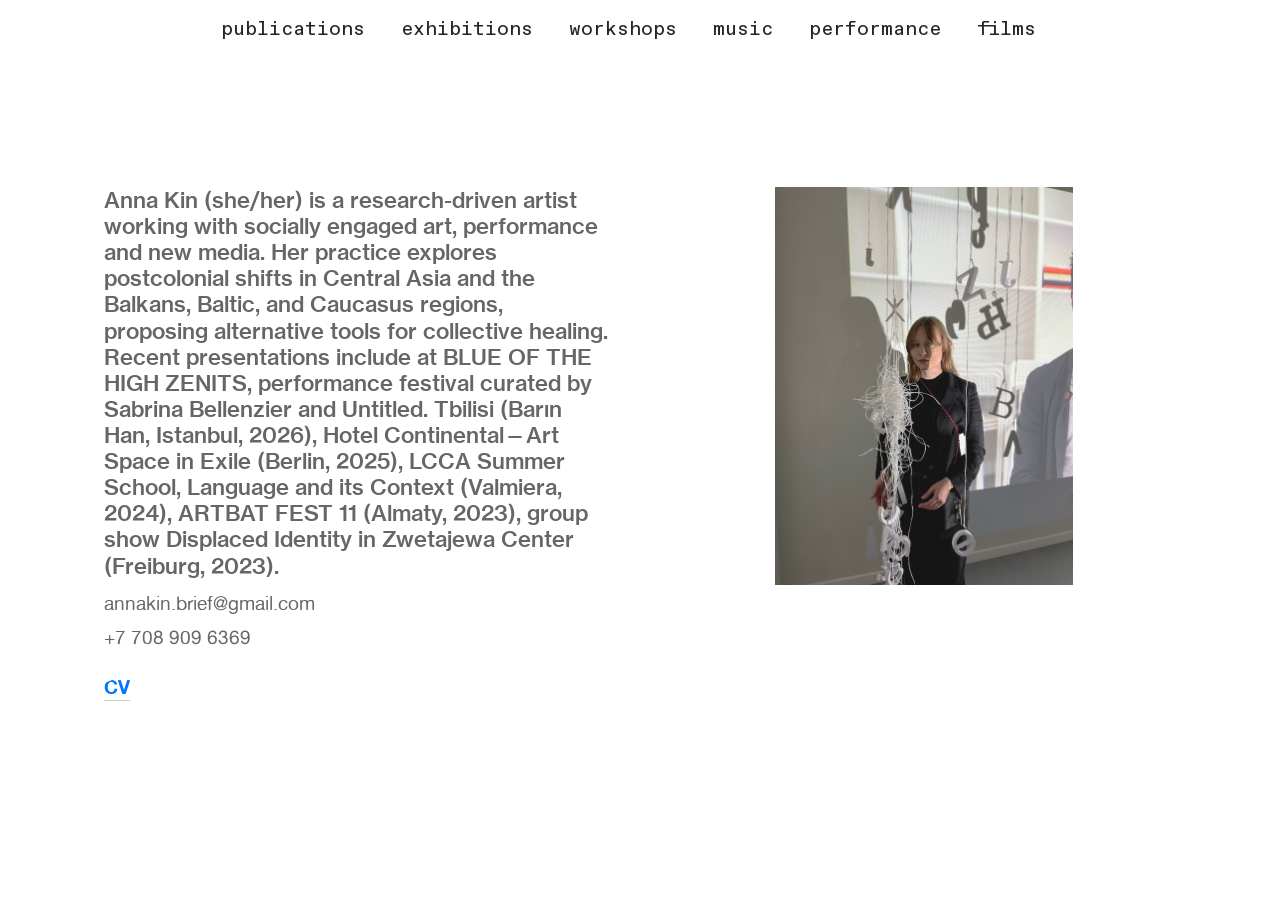
<file: about/index.html>
<!doctype html><html lang="en" data-predefined-style="true" data-css-presets="true" data-css-preset><head><base href="../"><meta charset="utf-8"><meta name="viewport" content="width=device-width,initial-scale=1"><title>Anna Kin — about</title><meta name="description" content="This portfolio consists of the recent artworks of Anna Kin."><link rel="icon" href="assets/a17ee777631398783863.ico"><link rel="stylesheet" href="style.css?v=2"><link rel="stylesheet" href="original.css?v=2"><link rel="stylesheet" href="mirror.css?v=2"><script src="mirror.js?v=2" defer></script></head><body class="feed"><header id="top-navigation" local-style="23669130"><bodycopy class="content content_padding"><div grid-row="" grid-pad="0" grid-gutter="0" grid-responsive="">
	<div grid-col="x12" grid-pad="0"><div style="text-align: center"><div style="text-align: center"><h2><a href="publications.html" rel="history">publications</a> &nbsp; <a href="exhibitions.html" rel="history">exhibitions</a> &nbsp; <a href="workshops.html" rel="history">workshops</a> &nbsp; <a href="music.html" rel="history">music</a> &nbsp; <a href="Performance.html" rel="history">performance</a> &nbsp; <a href="film.html" rel="history">films</a> &nbsp;</h2></div></div><br>

<small></small></div>
</div></bodycopy><style>[local-style="23669130"] .container_width {
}

[local-style="23669130"] body {
	background-color: initial /*!variable_defaults*/;
}

[local-style="23669130"] .backdrop {
}

[local-style="23669130"] .page {
}

[local-style="23669130"] .page_background {
	background-color: transparent /*!page_container_bgcolor*/;
}

[local-style="23669130"] .content_padding {
	padding-top: 1rem /*!main_margin*/;
}

[data-predefined-style="true"] [local-style="23669130"] bodycopy {
}

[data-predefined-style="true"] [local-style="23669130"] bodycopy a {
}

[data-predefined-style="true"] [local-style="23669130"] h1 {
}

[data-predefined-style="true"] [local-style="23669130"] h1 a {
}

[data-predefined-style="true"] [local-style="23669130"] h2 {
	font-size: 1.9rem;
	line-height: 2;
}

[data-predefined-style="true"] [local-style="23669130"] h2 a {
}

[data-predefined-style="true"] [local-style="23669130"] small {
}

[data-predefined-style="true"] [local-style="23669130"] small a {
}

[data-predefined-style="true"] [local-style="23669130"] bodycopy a:hover {
}

[data-predefined-style="true"] [local-style="23669130"] h1 a:hover {
}

[data-predefined-style="true"] [local-style="23669130"] h2 a:hover {
}

[data-predefined-style="true"] [local-style="23669130"] small a:hover {
}</style></header><button id="menu-toggle" aria-label="Open menu" aria-expanded="false">☰</button><nav id="mirror-menu" hidden><button id="menu-close" aria-label="Close menu">×</button><a href="about.html">about</a><a href="exhibitions.html">exhibitions</a><a href="workshops.html">workshops</a><a href="music.html">music</a><a href="Performance.html">performance</a><a href="film.html">film</a><a href="publications.html">publications</a></nav><main><section class="page_container" local-style="23669128" id="about"><div class="page container container_width"><bodycopy class="bodycopy content content_padding"><div class="page_content clearfix"><div grid-row="" grid-pad="6" grid-gutter="12">
	<div grid-col="x11" grid-pad="6" class="">
<h1>Anna Kin (she/her) is a research-driven artist working with socially engaged art, performance and new media. Her practice explores postcolonial shifts in Central Asia and the Balkans, Baltic, and Caucasus regions, proposing alternative tools for collective healing. Recent presentations include at BLUE OF THE HIGH ZENITS, performance festival curated by Sabrina Bellenzier and Untitled. Tbilisi (Barın Han, Istanbul, 2026), Hotel Continental—Art Space in Exile (Berlin, 2025), LCCA Summer School, Language and its Context (Valmiera, 2024), ARTBAT FEST 11 (Almaty, 2023), group show Displaced Identity in Zwetajewa Center (Freiburg, 2023).<br></h1><br>annakin.brief@gmail.com <br>
<br>
+7 708 909 6369<br>
<br>
<br>
<b><a href="https://docs.google.com/document/d/1amsGcHo529aUbqsrU2WfGs2Y3H0Q8c4hK-kNIRkjzw4/edit?usp=sharing" target="_blank"><span style="color: #0278ff;">CV</span></a></b><b><span style="color: #0278ff;"><a href="https://docs.google.com/document/d/1amsGcHo529aUbqsrU2WfGs2Y3H0Q8c4hK-kNIRkjzw4/edit?usp=sharing" target="_blank"></a></span></b></div>
	<div grid-col="x11" grid-pad="6"><div style="text-align: center"><img loading="eager" decoding="async" width="3024" height="4032" width_o="3024" height_o="4032" src="assets/39c6bfffe360e32ff62e.jpg" data-mid="246921263" border="0" data-scale="59"/></div><div style="text-align: right"><br></div>
<br></div>
</div><br></div></bodycopy></div><style>[local-style="23669128"] .container_width {
}

[local-style="23669128"] body {
	background-color: initial /*!variable_defaults*/;
}

[local-style="23669128"] .backdrop {
	width: 100% /*!background_cover*/;
}

[local-style="23669128"] .page {
	min-height: 100vh /*!page_height_100vh*/;
}

[local-style="23669128"] .page_background {
	background-color: #fff /*!page_container_bgcolor*/;
}

[local-style="23669128"] .content_padding {
	padding-top: 10rem /*!main_margin*/;
	padding-bottom: 10rem /*!main_margin*/;
	padding-left: 10rem /*!main_margin*/;
	padding-right: 10rem /*!main_margin*/;
}

[data-predefined-style="true"] [local-style="23669128"] bodycopy {
	line-height: 0.9;
	font-size: 1.8rem;
}

[data-predefined-style="true"] [local-style="23669128"] bodycopy a {
}

[data-predefined-style="true"] [local-style="23669128"] h1 {
	line-height: 1.2;
	font-size: 2.1rem;
}

[data-predefined-style="true"] [local-style="23669128"] h1 a {
}

[data-predefined-style="true"] [local-style="23669128"] h2 {
	font-size: 2.1rem;
}

[data-predefined-style="true"] [local-style="23669128"] h2 a {
}

[data-predefined-style="true"] [local-style="23669128"] small {
	color: rgba(0, 0, 0, 0.4);
}

[data-predefined-style="true"] [local-style="23669128"] small a {
	color: rgba(0, 0, 0, 0.4);
}

[local-style="23669128"] .container {
	align-items: center /*!vertical_middle*/;
	-webkit-align-items: center /*!vertical_middle*/;
}

[data-predefined-style="true"] [local-style="23669128"] bodycopy a:hover {
}

[data-predefined-style="true"] [local-style="23669128"] h1 a:hover {
}

[data-predefined-style="true"] [local-style="23669128"] h2 a:hover {
}

[data-predefined-style="true"] [local-style="23669128"] small a:hover {
}</style></section></main><dialog id="zoom"><button aria-label="Close image">×</button><img alt="Enlarged artwork"></dialog></body></html>
</file>
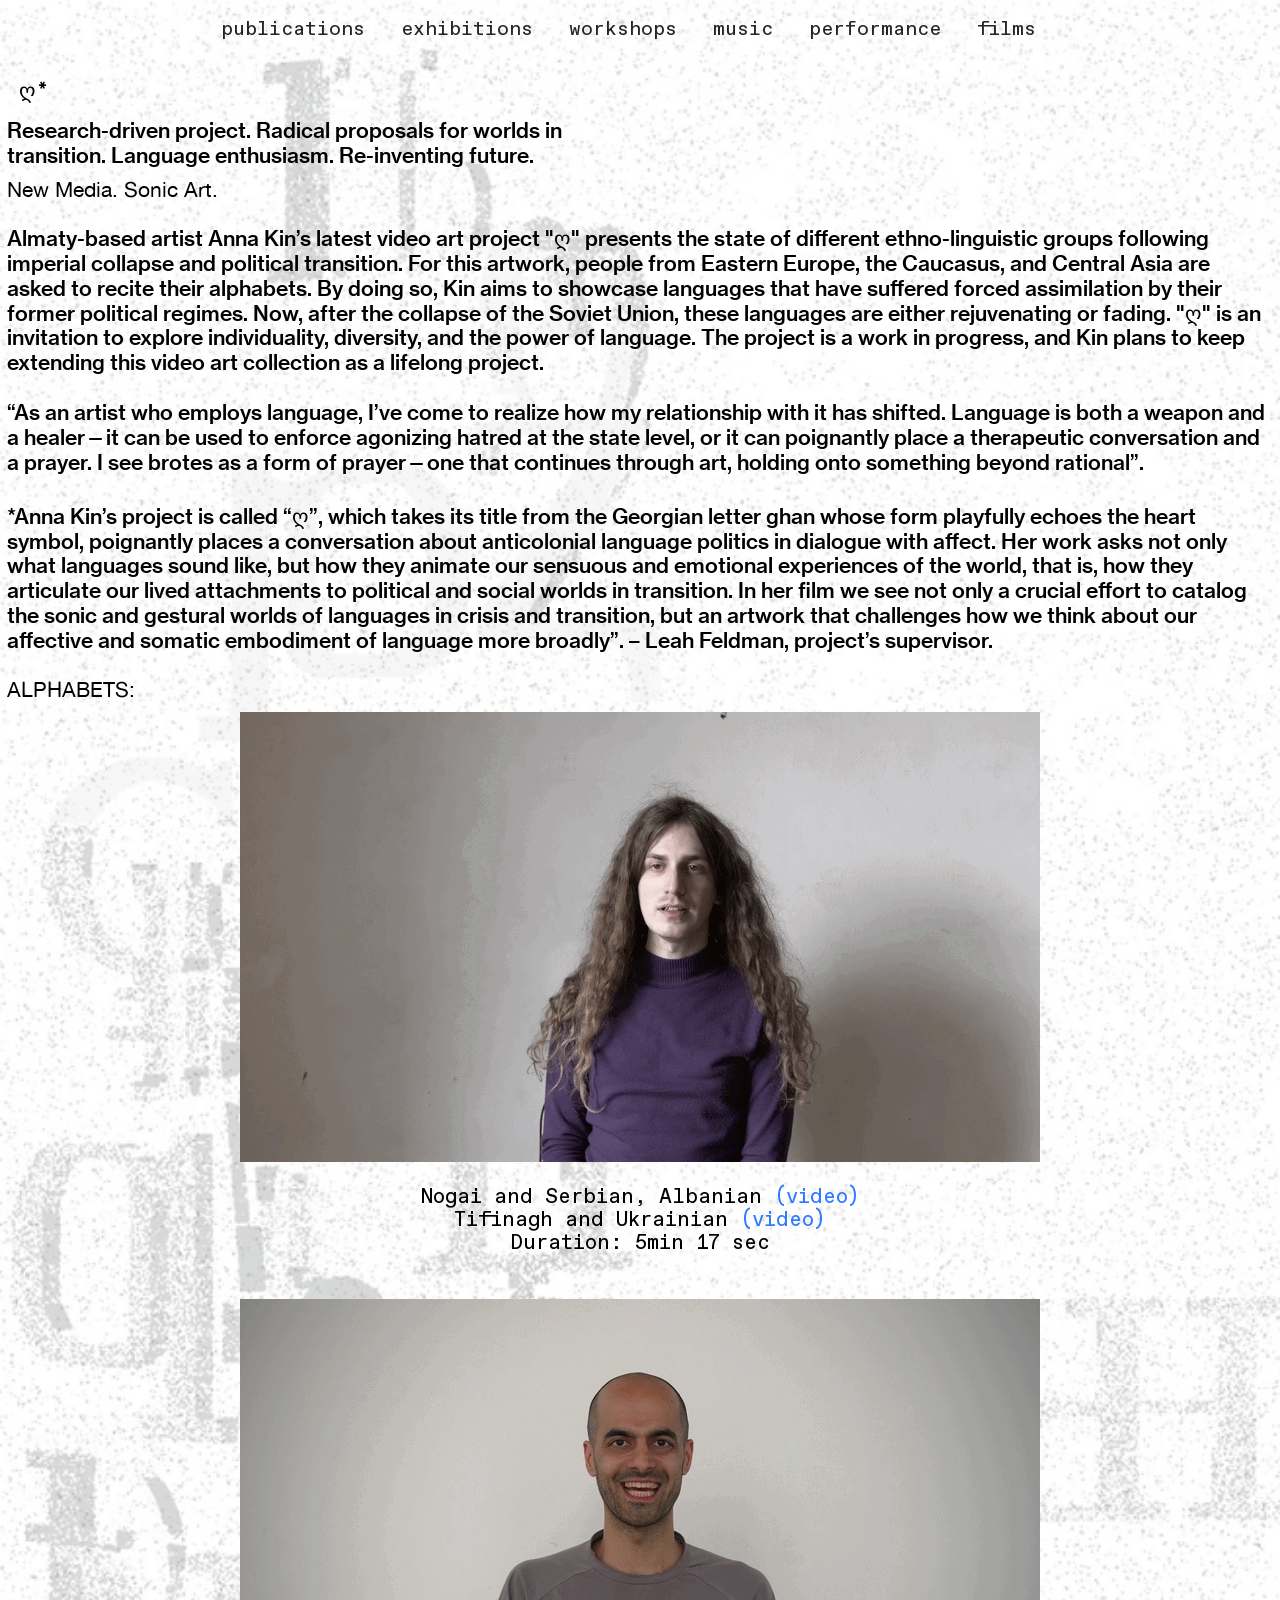
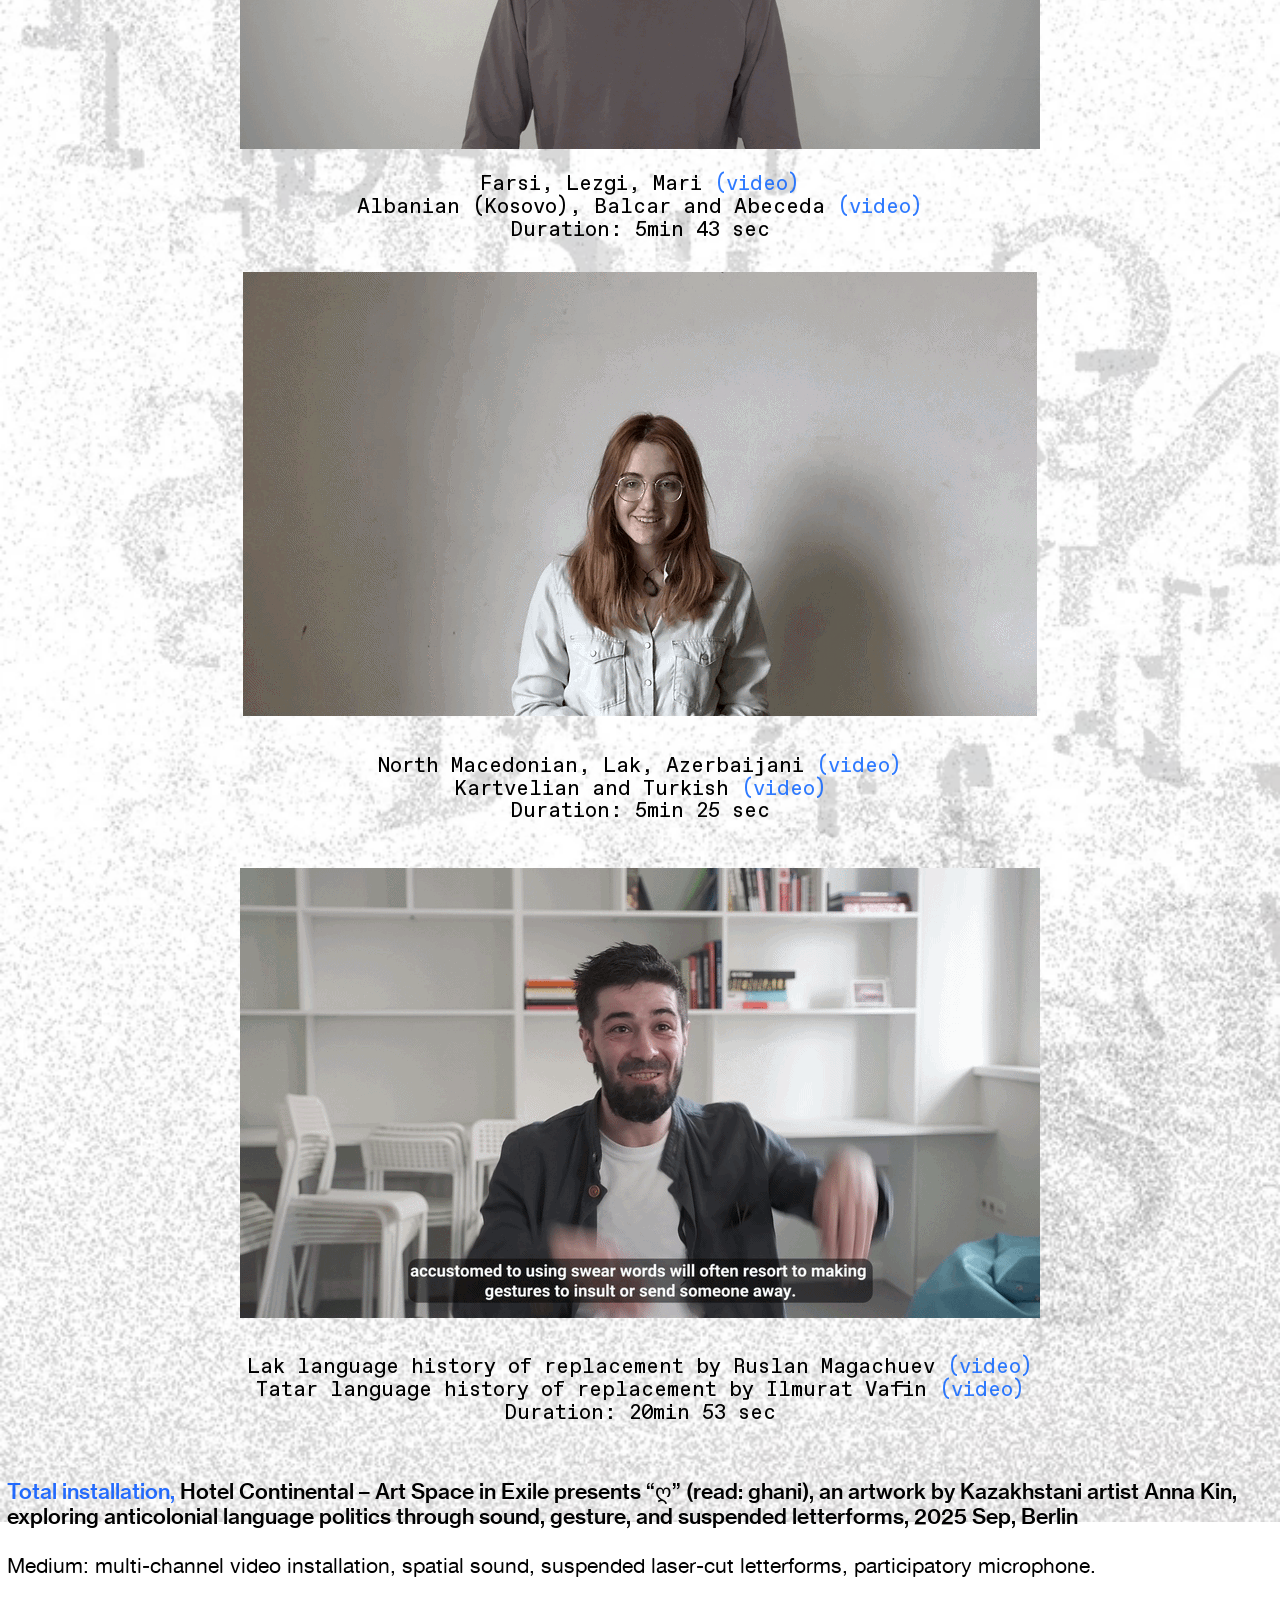
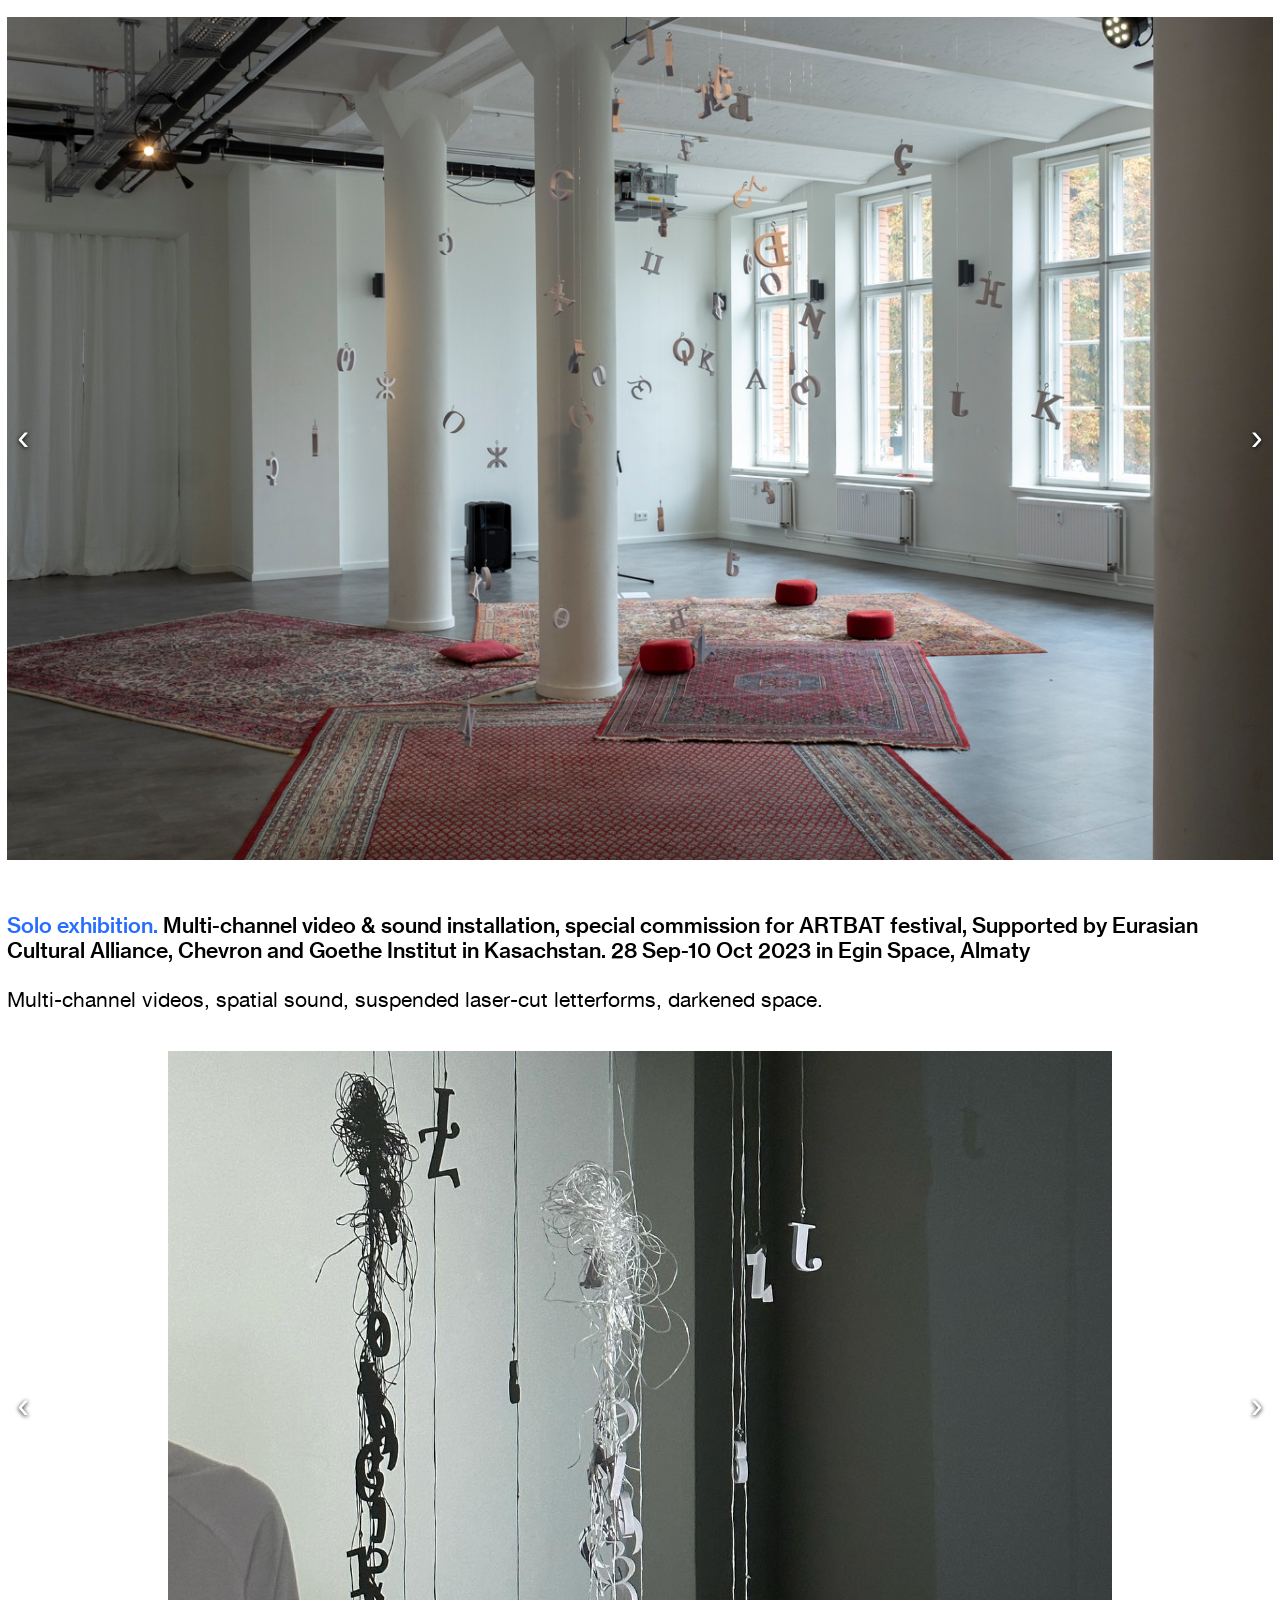
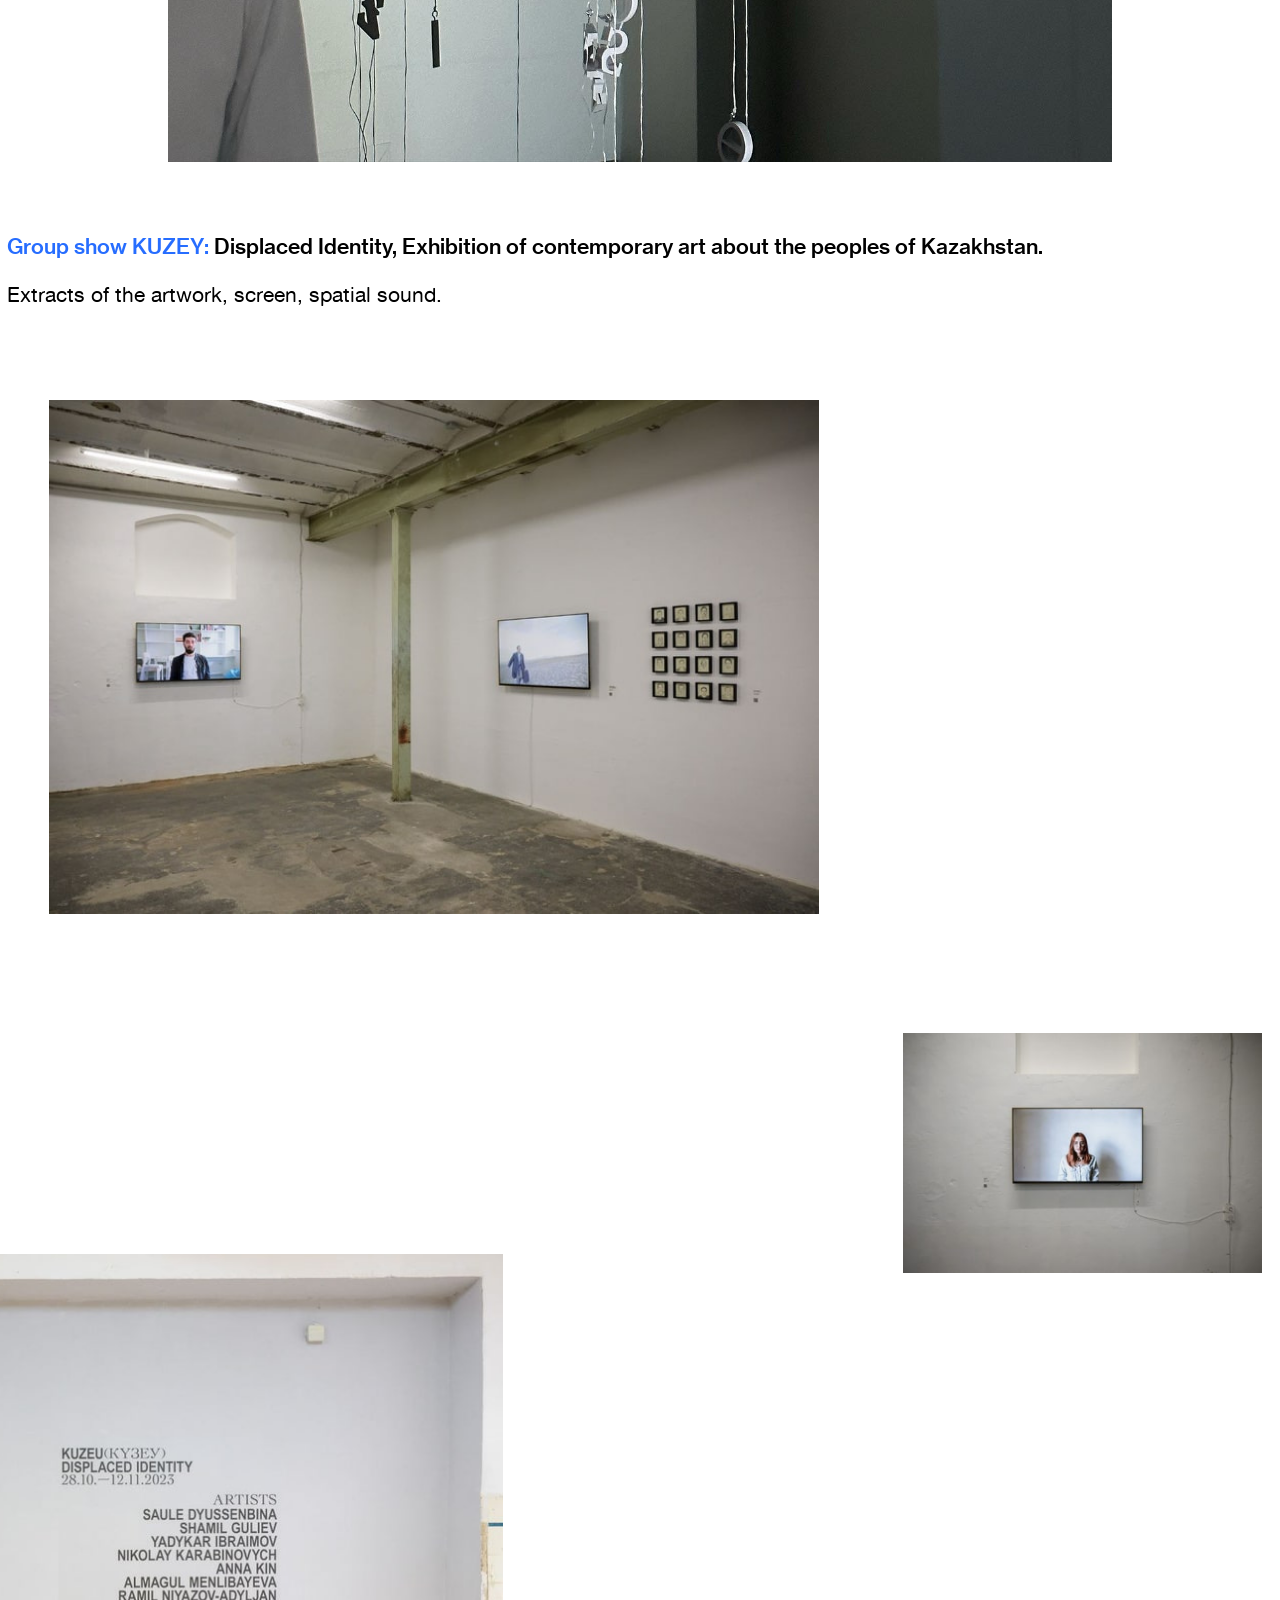
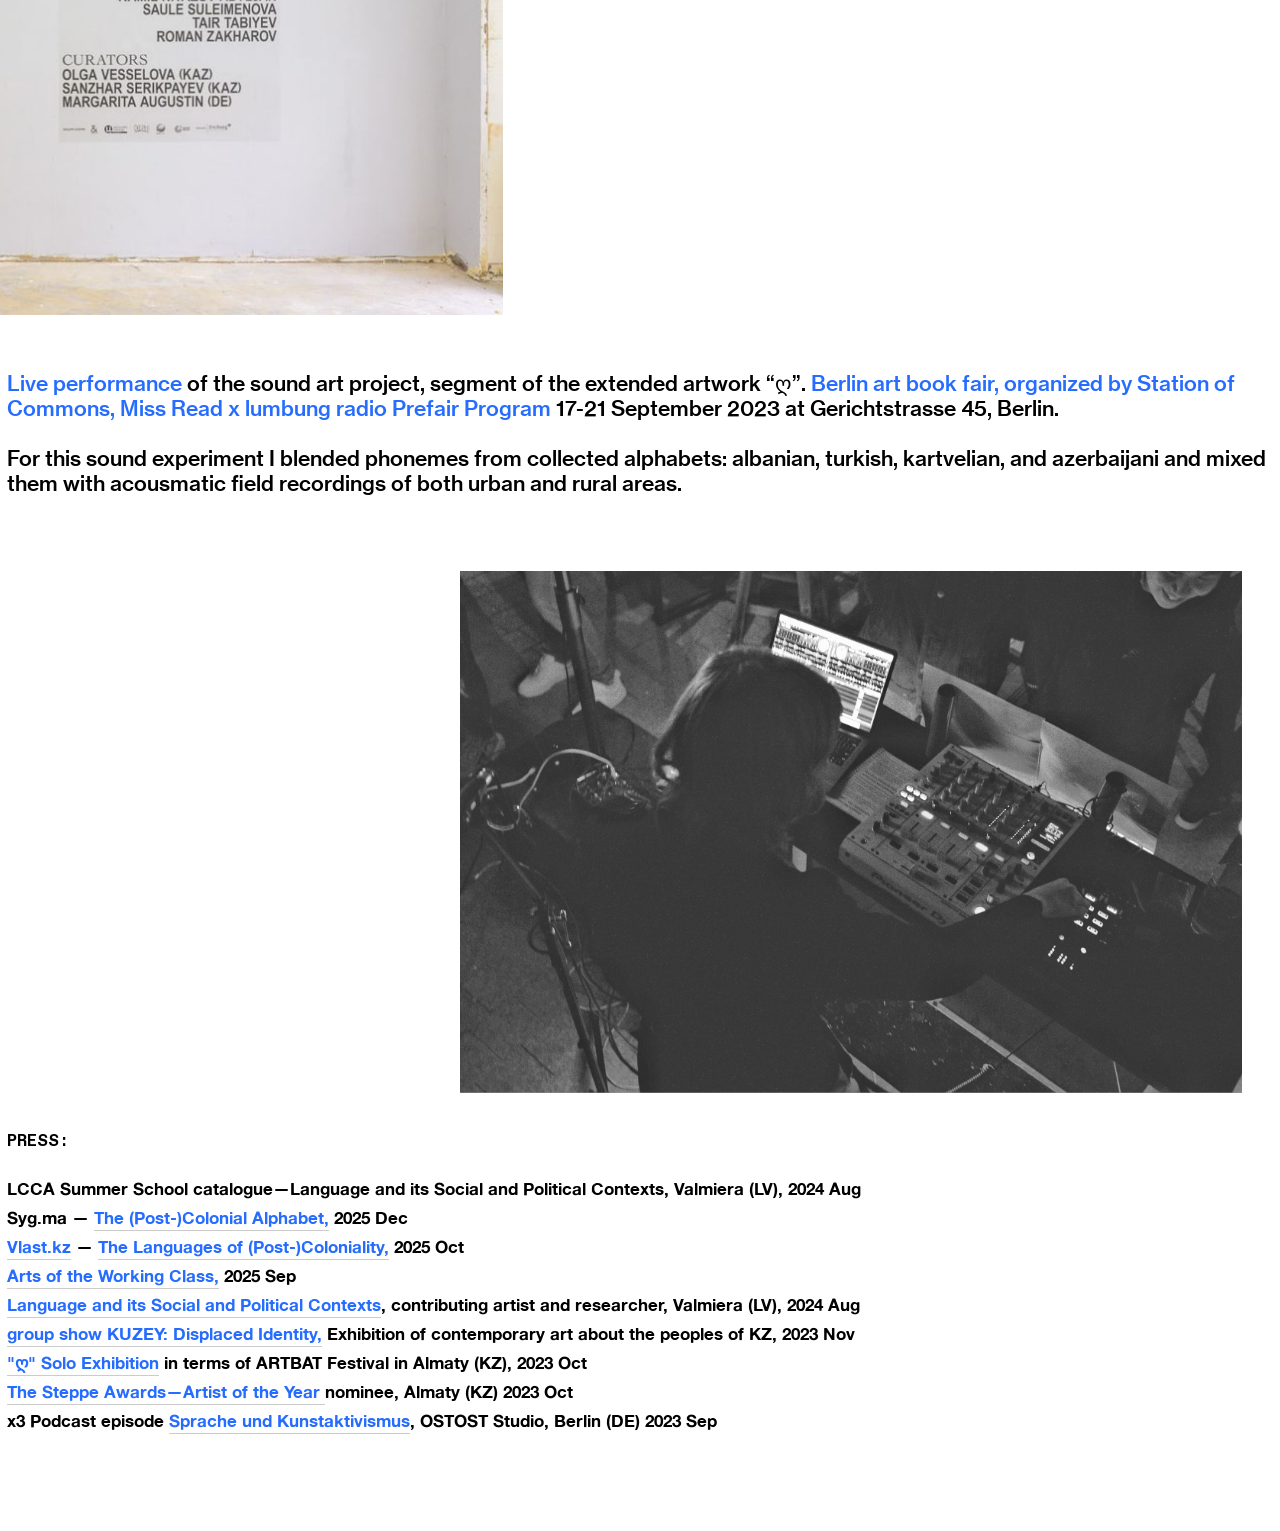
<file: exhibitions/index.html>
<!doctype html><html lang="en" data-predefined-style="true" data-css-presets="true" data-css-preset><head><base href="../"><meta charset="utf-8"><meta name="viewport" content="width=device-width,initial-scale=1"><title>Anna Kin — exhibitions</title><meta name="description" content="This portfolio consists of the recent artworks of Anna Kin."><link rel="icon" href="assets/a17ee777631398783863.ico"><link rel="stylesheet" href="style.css?v=2"><link rel="stylesheet" href="original.css?v=2"><link rel="stylesheet" href="mirror.css?v=2"><script src="mirror.js?v=2" defer></script></head><body class="feed"><header id="top-navigation" local-style="23669130"><bodycopy class="content content_padding"><div grid-row="" grid-pad="0" grid-gutter="0" grid-responsive="">
	<div grid-col="x12" grid-pad="0"><div style="text-align: center"><div style="text-align: center"><h2><a href="publications.html" rel="history">publications</a> &nbsp; <a href="exhibitions.html" rel="history">exhibitions</a> &nbsp; <a href="workshops.html" rel="history">workshops</a> &nbsp; <a href="music.html" rel="history">music</a> &nbsp; <a href="Performance.html" rel="history">performance</a> &nbsp; <a href="film.html" rel="history">films</a> &nbsp;</h2></div></div><br>

<small></small></div>
</div></bodycopy><style>[local-style="23669130"] .container_width {
}

[local-style="23669130"] body {
	background-color: initial /*!variable_defaults*/;
}

[local-style="23669130"] .backdrop {
}

[local-style="23669130"] .page {
}

[local-style="23669130"] .page_background {
	background-color: transparent /*!page_container_bgcolor*/;
}

[local-style="23669130"] .content_padding {
	padding-top: 1rem /*!main_margin*/;
}

[data-predefined-style="true"] [local-style="23669130"] bodycopy {
}

[data-predefined-style="true"] [local-style="23669130"] bodycopy a {
}

[data-predefined-style="true"] [local-style="23669130"] h1 {
}

[data-predefined-style="true"] [local-style="23669130"] h1 a {
}

[data-predefined-style="true"] [local-style="23669130"] h2 {
	font-size: 1.9rem;
	line-height: 2;
}

[data-predefined-style="true"] [local-style="23669130"] h2 a {
}

[data-predefined-style="true"] [local-style="23669130"] small {
}

[data-predefined-style="true"] [local-style="23669130"] small a {
}

[data-predefined-style="true"] [local-style="23669130"] bodycopy a:hover {
}

[data-predefined-style="true"] [local-style="23669130"] h1 a:hover {
}

[data-predefined-style="true"] [local-style="23669130"] h2 a:hover {
}

[data-predefined-style="true"] [local-style="23669130"] small a:hover {
}</style></header><button id="menu-toggle" aria-label="Open menu" aria-expanded="false">☰</button><nav id="mirror-menu" hidden><button id="menu-close" aria-label="Close menu">×</button><a href="about.html">about</a><a href="exhibitions.html">exhibitions</a><a href="workshops.html">workshops</a><a href="music.html">music</a><a href="Performance.html">performance</a><a href="film.html">film</a><a href="publications.html">publications</a></nav><main><section class="page_container" local-style="31032657" id="exhibitions"><div class="copy-backdrop" aria-hidden="true" style="background-image:url(assets/web/cff0f013ff0812e57710.webp)"></div><div class="page container container_width"><bodycopy class="bodycopy content content_padding"><div class="page_content clearfix"><div grid-row="" grid-pad="1" grid-gutter="2" grid-responsive="">
	<div grid-col="x12" grid-pad="1">&nbsp;<br>
<br>
<div style="text-align: left;"><h2><br> <br>&nbsp;ღ*&nbsp;</h2>&nbsp; <h1>Research-driven project. Radical proposals for worlds in <br>
transition. Language enthusiasm. Re-inventing future.</h1>
<br>New Media. Sonic Art.<br><br>
</div><br>
<h1>Almaty-based artist Anna Kin’s latest video art project "ღ" presents the state of different ethno-linguistic groups following imperial collapse and political transition. For this artwork, people from Eastern Europe, the Caucasus, and Central Asia are asked to recite their alphabets. By doing so, Kin aims to showcase languages that have suffered forced assimilation by their former political regimes. Now, after the collapse of the Soviet Union, these languages are either rejuvenating or fading. "ღ" is an invitation to explore individuality, diversity, and the power of language. The project is a work in progress, and Kin plans to keep extending this video art collection as a lifelong project.<br><br>“As an artist who employs language, I’ve come to realize how my relationship with it has shifted. Language is both a weapon and a healer—it can be used to enforce agonizing hatred at the state level, or it can poignantly place a therapeutic conversation and a prayer. I see brotes as a form of prayer—one that continues through art, holding onto something beyond rational”.</h1><br>
<br><h1>*Anna Kin’s project is called “ღ”, which takes its title from the Georgian letter ghan whose form playfully echoes the heart symbol, poignantly places a conversation about anticolonial language politics in dialogue with affect. Her work asks not only what languages sound like, but how they animate our sensuous and emotional experiences of the world, that is, how they articulate our lived attachments to political and social worlds in transition. In her film we see not only a crucial effort to catalog the sonic and gestural worlds of languages in crisis and transition, but an artwork that challenges how we think about our affective and somatic embodiment of language more broadly”. – Leah Feldman, project’s supervisor.</h1><br><br>ALPHABETS:<br>
<br><div style="text-align: center"><img loading="lazy" decoding="async" width="800" height="450" width_o="800" height_o="450" src="assets/19ee3b73c855d3992227.gif" data-mid="246921891" border="0" /></div><br>
<div style="text-align: center;">
<h2>Nogai and Serbian, Albanian <a href="https://vimeo.com/1093056482" target="_blank">(video)</a></h2></div><div style="text-align: center"><h2>Tifinagh and Ukrainian <a href="https://vimeo.com/1093058617" target="_blank">(video)</a></h2></div><div style="text-align: center;"><h2>Duration: 5min 17 sec</h2><br>
<br>
</div><br><div style="text-align: center"><img loading="lazy" decoding="async" width="800" height="450" width_o="800" height_o="450" src="assets/51317022959f4534d212.gif" data-mid="246921478" border="0" /><br></div>
<br><div style="text-align: center"><h2>Farsi, Lezgi, Mari <a href="https://vimeo.com/1093059032" target="_blank">(video)</a></h2></div><div style="text-align: center"><h2>Albanian (Kosovo), Balcar and Abeceda <a href="https://vimeo.com/1093061251" target="_blank">(video)</a></h2></div><div style="text-align: center;"><h2>Duration: 5min 43 sec</h2><br>
<br><img loading="lazy" decoding="async" width="794" height="444" width_o="794" height_o="444" src="assets/09b0b8ca880b731aff40.gif" data-mid="246921584" border="0" /><br>
<br>
</div><br><div style="text-align: center"><h2>North Macedonian, Lak, Azerbaijani <a href="https://vimeo.com/manage/videos/938972132" target="_blank">(video)</a></h2></div><div style="text-align: center"><h2>Kartvelian and Turkish <a href="https://vimeo.com/891540653" target="_blank">(video)</a></h2></div><div style="text-align: center"><h2>Duration: 5min 25 sec</h2></div><br>
<br>
<br>
<div style="text-align: center"><img loading="lazy" decoding="async" width="800" height="450" width_o="800" height_o="450" src="assets/6eceeb61a2299412a7a9.gif" data-mid="246921518" border="0" /><br></div><br>
<br><div style="text-align: center"><h2>Lak language history of replacement by Ruslan Magachuev <a href="https://vimeo.com/1100312464?share=copy" target="_blank">(video)</a></h2></div><div style="text-align: center"><h2>Tatar language history of replacement by Ilmurat Vafin <a href="https://vimeo.com/1100309078?share=copy" target="_blank">(video)</a></h2></div><div style="text-align: center"><h2>Duration: 20min 53 sec</h2></div>
<br>
<br>
<h1><a href="https://www.artsoftheworkingclass.org/exhibition/page-" target="_blank"><br>Total installation,</a> Hotel Continental – Art Space in Exile presents “ღ” (read: ghani), an artwork by Kazakhstani artist Anna Kin, exploring anticolonial language politics through sound, gesture, and suspended letterforms, 2025 Sep, Berlin&nbsp;</h1><br>
&nbsp;<div style="text-align: left;">Medium: multi-channel video installation, spatial sound, suspended laser-cut letterforms, participatory microphone.</div>
<br>
<br>
<br>
<h2></h2><div class="image-gallery" data-gallery="%7B%22mode_id%22%3A6%2C%22gallery_instance_id%22%3A157%2C%22name%22%3A%22Slideshow%22%2C%22path%22%3A%22slideshow%22%2C%22data%22%3A%7B%22autoplay%22%3Atrue%2C%22autoplaySpeed%22%3A2.5%2C%22speed%22%3A0.5%2C%22arrows%22%3Atrue%2C%22transition-type%22%3A%22slide%22%2C%22constrain_height%22%3Atrue%2C%22image_vertical_align%22%3A%22middle%22%2C%22image_horizontal_align%22%3A%22middle%22%2C%22image_alignment%22%3A%22image_middle_middle%22%2C%22mobile_data%22%3A%7B%22separate_mobile_view%22%3Afalse%7D%2C%22meta_data%22%3A%7B%7D%2C%22captions%22%3Atrue%7D%7D">
<img loading="lazy" decoding="async" width="1350" height="900" width_o="1350" height_o="900" src="assets/ac6d9671c004a066cd53.jpg" data-mid="238380694" border="0" />
<img loading="lazy" decoding="async" width="1350" height="900" width_o="1350" height_o="900" src="assets/a61e3377633b94fa7b3a.jpg" data-mid="238380678" border="0" />
<img loading="lazy" decoding="async" width="1350" height="900" width_o="1350" height_o="900" src="assets/ac6d9671c004a066cd53.jpg" data-mid="238380694" border="0" />
<img loading="lazy" decoding="async" width="1350" height="900" width_o="1350" height_o="900" src="assets/911fb24ee2068b57b138.jpg" data-mid="238380695" border="0" />
<img loading="lazy" decoding="async" width="1350" height="900" width_o="1350" height_o="900" src="assets/10367e18885ecb99244c.jpg" data-mid="238380698" border="0" />
<img loading="lazy" decoding="async" width="1350" height="900" width_o="1350" height_o="900" src="assets/c481f53f528f3cde214b.jpg" data-mid="238380696" border="0" />
<img loading="lazy" decoding="async" width="1350" height="900" width_o="1350" height_o="900" src="assets/7711b6f215eeb0345250.jpg" data-mid="238380697" border="0" />
</div><br>
<br>


<h1><a href="https://artbatfest.cultura.kz/en/anna-kin" target="_blank"><br>Solo exhibition.</a> Multi-channel video &amp; sound installation, special commission for ARTBAT festival, Supported by Eurasian Cultural Alliance, Chevron and Goethe Institut in Kasachstan. 28 Sep-10 Oct 2023 in Egin Space, Almaty</h1><br>
<br><div style="text-align: left;">Multi-channel videos, spatial sound, suspended laser-cut letterforms, darkened space.</div>
<br>
<br>
<br>
<div class="image-gallery" data-gallery="%7B%22mode_id%22%3A6%2C%22gallery_instance_id%22%3A158%2C%22name%22%3A%22Slideshow%22%2C%22path%22%3A%22slideshow%22%2C%22data%22%3A%7B%22autoplay%22%3Atrue%2C%22autoplaySpeed%22%3A2.5%2C%22speed%22%3A0.5%2C%22arrows%22%3Atrue%2C%22transition-type%22%3A%22slide%22%2C%22constrain_height%22%3Atrue%2C%22image_vertical_align%22%3A%22middle%22%2C%22image_horizontal_align%22%3A%22middle%22%2C%22image_alignment%22%3A%22image_middle_middle%22%2C%22mobile_data%22%3A%7B%22separate_mobile_view%22%3Afalse%7D%2C%22meta_data%22%3A%7B%7D%2C%22captions%22%3Atrue%7D%7D">
<img loading="lazy" decoding="async" width="1440" height="1086" width_o="1440" height_o="1086" src="assets/3bab4edf799d0493bd86.jpeg" data-mid="207863865" border="0" />
<img loading="lazy" decoding="async" width="1500" height="843" width_o="1500" height_o="843" src="assets/4b9e5eb5878d40a44ee1.jpeg" data-mid="207863824" border="0" />
<img loading="lazy" decoding="async" width="1500" height="843" width_o="1500" height_o="843" src="assets/2eb1fb8530a9eb31e16c.jpeg" data-mid="207863822" border="0" />
<img loading="lazy" decoding="async" width="1500" height="843" width_o="1500" height_o="843" src="assets/2a167db7e4edacddc6c2.jpeg" data-mid="207863818" border="0" />
<img loading="lazy" decoding="async" width="1500" height="843" width_o="1500" height_o="843" src="assets/94e53318785344af6fbd.jpeg" data-mid="207863817" border="0" />
<img loading="lazy" decoding="async" width="1500" height="843" width_o="1500" height_o="843" src="assets/47e3a6b9390a02905270.jpeg" data-mid="207863821" border="0" />
<img loading="lazy" decoding="async" width="1500" height="1125" width_o="1500" height_o="1125" src="assets/a3ce07ae2b6337836b97.png" data-mid="207863819" border="0" />
<img loading="lazy" decoding="async" width="1500" height="843" width_o="1500" height_o="843" src="assets/e324300e20c2833aac01.jpeg" data-mid="207863820" border="0" />
<img loading="lazy" decoding="async" width="840" height="1500" width_o="840" height_o="1500" src="assets/aa9edca040982bc70d14.jpeg" data-mid="207863823" border="0" />
<img loading="lazy" decoding="async" width="1500" height="1000" width_o="1500" height_o="1000" src="assets/1f98bf98676a198ed630.jpeg" data-mid="207863814" border="0" />
<img loading="lazy" decoding="async" width="1500" height="2000" width_o="1500" height_o="2000" src="assets/6de097f0e855b34fe334.png" data-mid="207863815" border="0" />
<img loading="lazy" decoding="async" width="1500" height="843" width_o="1500" height_o="843" src="assets/566bc22fc0545cadf88e.jpeg" data-mid="207863816" border="0" />
<img loading="lazy" decoding="async" width="1500" height="843" width_o="1500" height_o="843" src="assets/59c7637f134f0178a8ce.jpeg" data-mid="207863825" border="0" />
</div><br>
<br>
<br>&nbsp; &nbsp;<br><br>
<h1><a href="https://www.zwetajewa-zentrum.de/en/veranstaltung/vernissage-kuzeu-%d0%ba%d1%83%d0%b7%d0%b5%d1%83-displaced-identity-kunst-aus-kasachstan/" target="_blank">Group show KUZEY: </a>Displaced Identity, Exhibition of contemporary art about the peoples of Kazakhstan.</h1><br><br>
<div style="text-align: left;">Extracts of the artwork, screen, spatial sound.</div><br>
<br>
<br>
<br>
<br>
<br>
<div class="image-gallery" data-gallery="%7B%22mode_id%22%3A4%2C%22gallery_instance_id%22%3A159%2C%22name%22%3A%22Montessori%22%2C%22path%22%3A%22montessori%22%2C%22data%22%3A%7B%22height%22%3A120.78%2C%22lowest_y%22%3A0%2C%22max_y%22%3A120.78%2C%22responsive%22%3Afalse%2C%22image_padding%22%3A2%2C%22snap_to_grid%22%3Atrue%2C%22user_interactive%22%3Afalse%2C%22zero_height%22%3Afalse%2C%22mobile_data%22%3A%7B%22columns%22%3A2%2C%22column_size%22%3A11%2C%22image_padding%22%3A1%2C%22mobile_design_path%22%3A%22columns%22%2C%22separate_mobile_view%22%3Atrue%7D%2C%22meta_data%22%3A%7B%220%22%3A%7B%22width%22%3A80%2C%22x%22%3A-40%2C%22y%22%3A67.5%2C%22z%22%3A1%2C%22montessori%22%3A%7B%22montessori%22%3A%7B%22montessori%22%3A%7B%22montessori%22%3A%7B%22montessori%22%3A%7B%22montessori%22%3A%7B%22montessori%22%3A%7B%22montessori%22%3A%7B%22montessori%22%3A%7B%22montessori%22%3A%7B%22freeform%22%3A%7B%22montessori%22%3A%7B%22montessori%22%3A%7B%22montessori%22%3A%7B%22montessori%22%3A%7B%22width%22%3A37.5%2C%22x%22%3A0%2C%22y%22%3A0%2C%22z%22%3A1%7D%7D%7D%7D%7D%7D%7D%7D%7D%7D%7D%2C%22width%22%3A30%2C%22x%22%3A0%2C%22y%22%3A40%2C%22z%22%3A5%7D%7D%7D%7D%7D%2C%221%22%3A%7B%22width%22%3A62.5%2C%22x%22%3A2.5%2C%22y%22%3A0%2C%22z%22%3A2%2C%22montessori%22%3A%7B%22montessori%22%3A%7B%22montessori%22%3A%7B%22montessori%22%3A%7B%22montessori%22%3A%7B%22montessori%22%3A%7B%22montessori%22%3A%7B%22montessori%22%3A%7B%22montessori%22%3A%7B%22montessori%22%3A%7B%22freeform%22%3A%7B%22montessori%22%3A%7B%22montessori%22%3A%7B%22montessori%22%3A%7B%22montessori%22%3A%7B%22width%22%3A37.5%2C%22x%22%3A0%2C%22y%22%3A0%2C%22z%22%3A1%7D%7D%7D%7D%7D%7D%7D%7D%7D%7D%7D%2C%22width%22%3A30%2C%22x%22%3A0%2C%22y%22%3A40%2C%22z%22%3A5%7D%7D%7D%7D%7D%2C%222%22%3A%7B%22width%22%3A30%2C%22x%22%3A70%2C%22y%22%3A50%2C%22z%22%3A3%7D%7D%2C%22captions%22%3Atrue%7D%7D">
<img loading="lazy" decoding="async" width="1000" height="666" width_o="1000" height_o="666" src="assets/d32f4c980a5b6832ebc5.jpeg" data-mid="207863568" border="0" />
<img loading="lazy" decoding="async" width="750" height="500" width_o="750" height_o="500" src="assets/3c7b4c3989bb8bf05741.jpeg" data-mid="207863565" border="0" />
<img loading="lazy" decoding="async" width="400" height="267" width_o="400" height_o="267" src="assets/9161e810fd03f15f6eba.jpeg" data-mid="207863567" border="0" />
</div><br>
<br>
<h1><span style="background-color: rgb(1, 228, 45);"><br></span><a href="https://lumbungradio.org/">Live performance </a>of the sound art project, segment of the extended artwork “ღ”. <a href="https://missread.com/program/annual-calendar/">Berlin art book fair, organized by Station of Commons, Miss Read x lumbung radio Prefair Program</a> 17-21 September 2023 at Gerichtstrasse 45, Berlin.</h1> <h1><br>For this sound experiment I blended phonemes from collected alphabets: albanian, turkish, kartvelian, and azerbaijani and mixed them with acousmatic field recordings of both urban and rural areas.<br></h1>
<div style="text-align: right;"><br>
</div><br>
<br>
<div class="image-gallery" data-gallery="%7B%22mode_id%22%3A5%2C%22gallery_instance_id%22%3A160%2C%22name%22%3A%22Freeform%22%2C%22path%22%3A%22freeform%22%2C%22data%22%3A%7B%22image_vertical_align%22%3A%22middle%22%2C%22image_horizontal_align%22%3A%22right%22%2C%22image_alignment%22%3A%22image_middle_right%22%2C%22image_padding%22%3A%226%22%2C%22snap%22%3Afalse%2C%22snap_movement%22%3A5%2C%22responsive%22%3Atrue%2C%22mobile_data%22%3A%7B%22columns%22%3A2%2C%22column_size%22%3A11%2C%22image_padding%22%3A1%2C%22mobile_design_path%22%3A%22columns%22%2C%22separate_mobile_view%22%3Atrue%7D%2C%22meta_data%22%3A%7B%220%22%3A%7B%22width%22%3A66.666%7D%7D%2C%22captions%22%3Atrue%7D%7D">
<img loading="lazy" decoding="async" width="2048" height="1368" width_o="2048" height_o="1368" src="assets/119dc529d0265bd7804c.jpeg" data-mid="207863840" border="0" />
</div><h2><b><sub>PRESS:</sub></b></h2><br><sub><b><br>LCCA Summer School catalogue—Language and its Social and Political Contexts, Valmiera (LV), 2024 Aug <br>

<br>Syg.ma — <a href="https://syg.ma/@lizakin/the-post-colonial-alphabet">The (Post-)Colonial Alphabet,</a> 2025 Dec<br>
<br>
<a href="http://vlast.kz">Vlast.kz</a> — <a href="https://vlast.kz/life/67118-o-azykah-postkolonij.html">The Languages of (Post-)Coloniality,</a> 2025 Oct<br>
<br>
<a href="https://artsoftheworkingclass.org/exhibition/page-0">Arts of the Working Class,</a> 2025 Sep<br>
<br>
<a href="https://lcca.lv/en/exhibitions/LCCA-summer-school-2024-open-lectures/">Language and its Social and Political Contexts</a>, contributing artist and researcher, Valmiera (LV), 2024 Aug <br>
<br><a href="https://www.zwetajewa-zentrum.de/en/veranstaltung/vernissage-kuzeu-%d0%ba%d1%83%d0%b7%d0%b5%d1%83-displaced-identity-kunst-aus-kasachstan/%20https://daz.asia/blog/zeichen-der-zukunft-kasachstan-im-fokus/?fbclid=IwAR3Hqdif46l6qoyFNicQjDy0UuFVyRYOo9Odjs2O3TgFS1R5i6nQBZKdIK0">group show KUZEY: Displaced Identity,</a> Exhibition of contemporary art about the peoples of KZ, 2023 Nov<br>
<br>
<a href="https://www.98mag.kz/gorod/%E1%83%A6-anny-kin-vystavka-o-rodnom-yazyke-i-travmah-kolonizaczii/%20https://artofher.kz/personalnaya-vystavka-anny-kin/">"ღ" Solo Exhibition</a> in terms of ARTBAT Festival in Almaty (KZ), 2023 Oct<br>
<br>
<a href="https://readymag.com/thesteppe/4419718/">The Steppe Awards—Artist of the Year </a> nominee, Almaty (KZ) 2023 Oct<br>
 <br>x3 Podcast episode <a href="https://podcasters.spotify.com/pod/show/x3-podcast/episodes/70---Anna-Kin-Sprache-und-Kunstaktivismus-e29jc5i">Sprache und Kunstaktivismus</a>, OSTOST Studio, Berlin (DE) 2023 Sep<br></b></sub>
<br>
<br><br><br>
<br>
</div>
</div><br>
<br></div></bodycopy></div><style>[local-style="31032657"] .container_width {
}

[local-style="31032657"] body {
	background-color: initial /*!variable_defaults*/;
}

[local-style="31032657"] .backdrop {
	width: 100% /*!background_cover*/;
}

[local-style="31032657"] .page {
	min-height: 100vh /*!page_height_100vh*/;
}

[local-style="31032657"] .page_background {
	background-color: #fff /*!page_container_bgcolor*/;
}

[local-style="31032657"] .content_padding {
	padding-top: 0.7rem /*!main_margin*/;
	padding-bottom: 0.7rem /*!main_margin*/;
	padding-left: 0.7rem /*!main_margin*/;
	padding-right: 0.7rem /*!main_margin*/;
}

[data-predefined-style="true"] [local-style="31032657"] bodycopy {
	line-height: 0.7;
	color: rgba(0, 0, 0, 1);
}

[data-predefined-style="true"] [local-style="31032657"] bodycopy a {
	color: rgba(0, 83, 255, 0.85);
}

[data-predefined-style="true"] [local-style="31032657"] bodycopy a:hover {
}

[data-predefined-style="true"] [local-style="31032657"] h1 {
	color: rgb(0, 0, 0);
	line-height: 1.2;
}

[data-predefined-style="true"] [local-style="31032657"] h1 a {
}

[data-predefined-style="true"] [local-style="31032657"] h1 a:hover {
}

[data-predefined-style="true"] [local-style="31032657"] h2 {
	font-size: 2rem;
	line-height: 1.1;
	color: rgba(0, 0, 0, 1);
}

[data-predefined-style="true"] [local-style="31032657"] h2 a {
	color: rgba(11, 99, 255, 0.85);
}

[data-predefined-style="true"] [local-style="31032657"] h2 a:hover {
}

[data-predefined-style="true"] [local-style="31032657"] small {
	line-height: 0.7;
	font-size: 1.5rem;
}

[data-predefined-style="true"] [local-style="31032657"] small a {
}

[data-predefined-style="true"] [local-style="31032657"] small a:hover {
}

[local-style="31032657"] .container {
}</style></section></main><dialog id="zoom"><button aria-label="Close image">×</button><img alt="Enlarged artwork"></dialog></body></html>
</file>
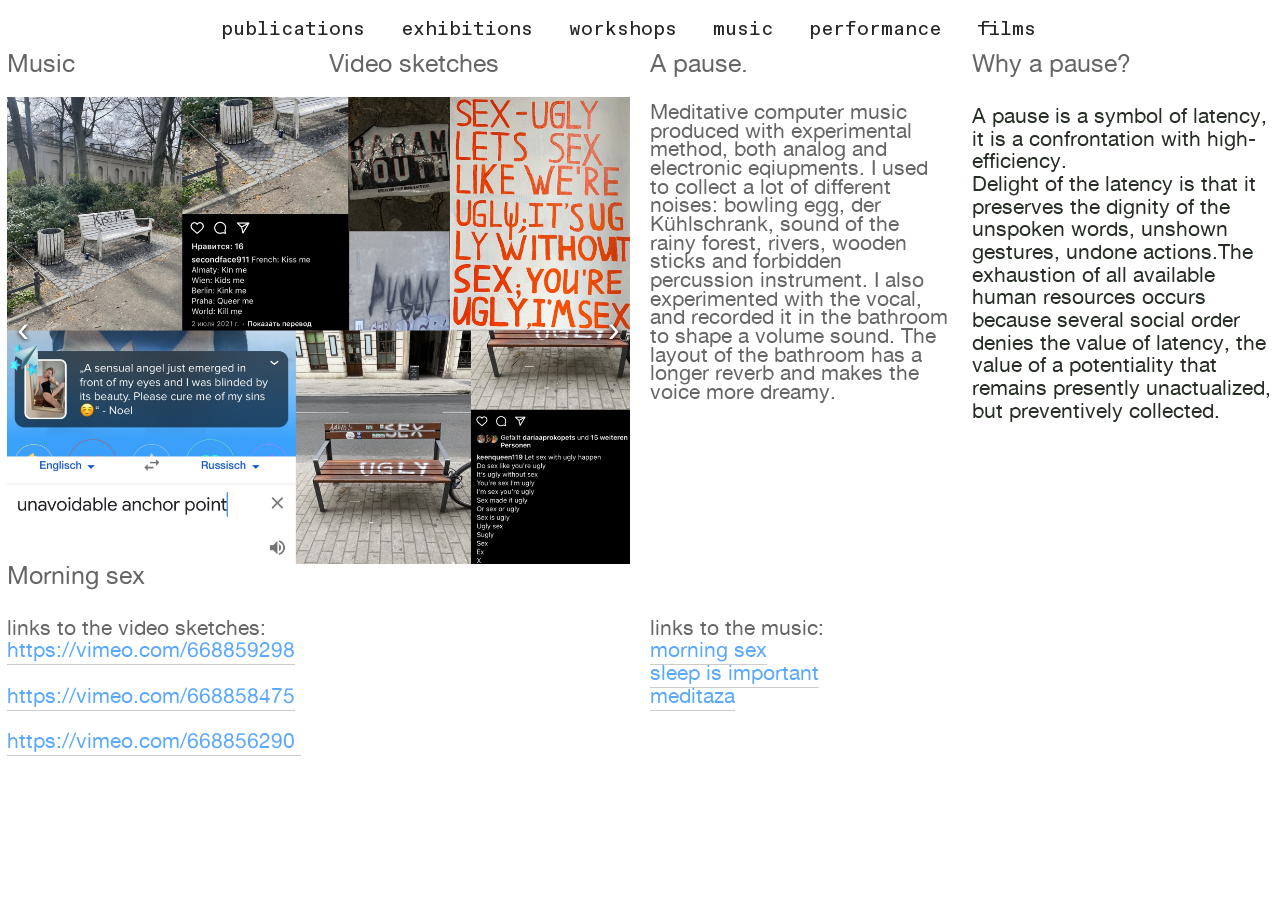
<file: music/index.html>
<!doctype html><html lang="en" data-predefined-style="true" data-css-presets="true" data-css-preset><head><base href="../"><meta charset="utf-8"><meta name="viewport" content="width=device-width,initial-scale=1"><title>Anna Kin — music</title><meta name="description" content="This portfolio consists of the recent artworks of Anna Kin."><link rel="icon" href="assets/a17ee777631398783863.ico"><link rel="stylesheet" href="style.css?v=2"><link rel="stylesheet" href="original.css?v=2"><link rel="stylesheet" href="mirror.css?v=2"><script src="mirror.js?v=2" defer></script></head><body class="feed"><header id="top-navigation" local-style="23669130"><bodycopy class="content content_padding"><div grid-row="" grid-pad="0" grid-gutter="0" grid-responsive="">
	<div grid-col="x12" grid-pad="0"><div style="text-align: center"><div style="text-align: center"><h2><a href="publications.html" rel="history">publications</a> &nbsp; <a href="exhibitions.html" rel="history">exhibitions</a> &nbsp; <a href="workshops.html" rel="history">workshops</a> &nbsp; <a href="music.html" rel="history">music</a> &nbsp; <a href="Performance.html" rel="history">performance</a> &nbsp; <a href="film.html" rel="history">films</a> &nbsp;</h2></div></div><br>

<small></small></div>
</div></bodycopy><style>[local-style="23669130"] .container_width {
}

[local-style="23669130"] body {
	background-color: initial /*!variable_defaults*/;
}

[local-style="23669130"] .backdrop {
}

[local-style="23669130"] .page {
}

[local-style="23669130"] .page_background {
	background-color: transparent /*!page_container_bgcolor*/;
}

[local-style="23669130"] .content_padding {
	padding-top: 1rem /*!main_margin*/;
}

[data-predefined-style="true"] [local-style="23669130"] bodycopy {
}

[data-predefined-style="true"] [local-style="23669130"] bodycopy a {
}

[data-predefined-style="true"] [local-style="23669130"] h1 {
}

[data-predefined-style="true"] [local-style="23669130"] h1 a {
}

[data-predefined-style="true"] [local-style="23669130"] h2 {
	font-size: 1.9rem;
	line-height: 2;
}

[data-predefined-style="true"] [local-style="23669130"] h2 a {
}

[data-predefined-style="true"] [local-style="23669130"] small {
}

[data-predefined-style="true"] [local-style="23669130"] small a {
}

[data-predefined-style="true"] [local-style="23669130"] bodycopy a:hover {
}

[data-predefined-style="true"] [local-style="23669130"] h1 a:hover {
}

[data-predefined-style="true"] [local-style="23669130"] h2 a:hover {
}

[data-predefined-style="true"] [local-style="23669130"] small a:hover {
}</style></header><button id="menu-toggle" aria-label="Open menu" aria-expanded="false">☰</button><nav id="mirror-menu" hidden><button id="menu-close" aria-label="Close menu">×</button><a href="about.html">about</a><a href="exhibitions.html">exhibitions</a><a href="workshops.html">workshops</a><a href="music.html">music</a><a href="Performance.html">performance</a><a href="film.html">film</a><a href="publications.html">publications</a></nav><main><section class="page_container" local-style="23669126" id="music"><div class="page container container_width"><bodycopy class="bodycopy content content_padding"><div class="page_content clearfix"><br>
<br>
<div grid-row="" grid-pad="2" grid-gutter="4" grid-responsive=""><div grid-col="x9" grid-pad="2" class="">Music</div><div grid-col="x9" grid-pad="2" class="">Video sketches</div><div grid-col="x9" grid-pad="2" class="">A pause.</div><div grid-col="x9" grid-pad="2" class="">Why a pause?</div></div><br>
<div grid-row="" grid-pad="2" grid-gutter="4" grid-responsive=""><div grid-col="6" grid-pad="2"><div class="image-gallery" data-gallery="%7B%22mode_id%22%3A6%2C%22gallery_instance_id%22%3A13%2C%22name%22%3A%22Slideshow%22%2C%22path%22%3A%22slideshow%22%2C%22data%22%3A%7B%22autoplay%22%3Atrue%2C%22autoplaySpeed%22%3A2.5%2C%22speed%22%3A0.5%2C%22arrows%22%3Atrue%2C%22transition-type%22%3A%22slide%22%2C%22constrain_height%22%3Atrue%2C%22image_vertical_align%22%3A%22middle%22%2C%22image_horizontal_align%22%3A%22middle%22%2C%22image_alignment%22%3A%22image_middle_middle%22%2C%22mobile_data%22%3A%7B%22separate_mobile_view%22%3Afalse%7D%2C%22meta_data%22%3A%7B%7D%2C%22captions%22%3Atrue%7D%7D">
<a rel="history" target="_blank" href="https://vimeo.com/668856290" class="image-link"><img loading="lazy" decoding="async" width="3264" height="2448" width_o="3264" height_o="2448" src="assets/c2597cad28cddf9b032e.jpg" data-mid="131153809" border="0" alt="Morning sex" data-caption="Morning sex"/></a>
<a rel="history" target="_blank" href="https://vimeo.com/668858475" class="image-link"><img loading="lazy" decoding="async" width="3264" height="2448" width_o="3264" height_o="2448" src="assets/de1bd38cdc874dc44204.jpg" data-mid="131153786" border="0" alt="Meditaza" data-caption="Meditaza"/></a>
<a rel="history" target="_blank" href="https://vimeo.com/668859298" class="image-link"><img loading="lazy" decoding="async" width="3264" height="2448" width_o="3264" height_o="2448" src="assets/e241e67172bd0917fefa.jpg" data-mid="131153683" border="0" alt="Sleep is important" data-caption="Sleep is important"/></a>
</div></div><div grid-col="3" grid-pad="2" class=""><sub><div style="text-align: left;">Meditative computer music produced with experimental method, both analog and electronic eqiupments. I used to collect a lot of different noises: bowling egg, der Kühlschrank, sound of the rainy forest, rivers, wooden sticks and forbidden percussion instrument. I also experimented with the vocal, and recorded it in the bathroom to shape a volume sound. The layout of the bathroom has a longer reverb and makes the voice more dreamy.<br></div></sub></div><div grid-col="3" grid-pad="2" class=""><sub><span style="color: rgb(38, 46, 38);">A pause is a symbol of latency, it is a confrontation with high-efficiency.<br>
Delight of the latency is that it preserves the dignity of the unspoken words, unshown gestures, undone actions.The exhaustion of all available human resources occurs because several social order denies the value of latency, the value of a potentiality that remains presently unactualized, but preventively collected.&nbsp;</span></sub><br>
</div></div><br><div grid-row="" grid-pad="2" grid-gutter="4" grid-responsive="">
	<div grid-col="x11" grid-pad="2"><sub>links to the video sketches:<br>
<span style="color: #5ba9ff;"><a href="https://vimeo.com/668859298" target="_blank"><span style="color: #5ba9ff;">https://vimeo.com/668859298</span></a>&nbsp;<br>
<br>
<a href="https://vimeo.com/668858475" target="_blank"><span style="color: #5ba9ff;">https://vimeo.com/668858475</span></a>
<br>
<br>
<a href="https://vimeo.com/668856290&nbsp;" target="_blank"><span style="color: #5ba9ff;">https://vimeo.com/668856290&nbsp;</span></a><span style="color: rgb(134, 151, 170);"></span></span></sub></div>
	<div grid-col="x11" grid-pad="2" class=""><sub>links to the music:<br>
</sub><sub><span style="color: #5ba9ff;"><span style="color: #5ba9ff;"><a href="https://soundcloud.com/anazabanga/morning-sex?si=55a7555d04104cbba884c0da05e73be2&amp;utm_source=clipboard&amp;utm_medium=text&amp;utm_campaign=social_sharing" target="_blank"><span style="color: rgb(91, 169, 255);">morning sex</span></a>
<br>
<span style="color: rgb(91, 169, 255);"><a href="https://soundcloud.com/anazabanga/sleep-is-important?si=cc1f374e9d764834b0d52cdbfa0b3143&amp;utm_source=clipboard&amp;utm_medium=text&amp;utm_campaign=social_sharing" target="_blank"><span style="color: rgb(91, 169, 255);">sleep is important</span></a><br>
<a href="https://soundcloud.com/anazabanga/meditation?si=ed8814f776c540058c1d24f9b11f2ba1&amp;utm_source=clipboard&amp;utm_medium=text&amp;utm_campaign=social_sharing" target="_blank"><span style="color: rgb(91, 169, 255);">meditaza</span></a></span></span></span></sub><br>
<br>
<br>
</div>
</div></div></bodycopy></div><style>[local-style="23669126"] .container_width {
}

[local-style="23669126"] body {
	background-color: initial /*!variable_defaults*/;
}

[local-style="23669126"] .backdrop {
}

[local-style="23669126"] .page {
}

[local-style="23669126"] .page_background {
	background-color: initial /*!page_container_bgcolor*/;
}

[local-style="23669126"] .content_padding {
	padding-top: 0.7rem /*!main_margin*/;
	padding-bottom: 0.7rem /*!main_margin*/;
	padding-left: 0.7rem /*!main_margin*/;
	padding-right: 0.7rem /*!main_margin*/;
}

[data-predefined-style="true"] [local-style="23669126"] bodycopy {
	font-size: 2.4rem;
	line-height: 0.9;
}

[data-predefined-style="true"] [local-style="23669126"] bodycopy a {
}

[data-predefined-style="true"] [local-style="23669126"] h1 {
	font-size: 6.4rem;
	line-height: 0.9;
}

[data-predefined-style="true"] [local-style="23669126"] h1 a {
}

[data-predefined-style="true"] [local-style="23669126"] h2 {
	font-size: 3.3rem;
	line-height: 0.9;
}

[data-predefined-style="true"] [local-style="23669126"] h2 a {
}

[data-predefined-style="true"] [local-style="23669126"] small {
}

[data-predefined-style="true"] [local-style="23669126"] small a {
}

[data-predefined-style="true"] [local-style="23669126"] bodycopy a:hover {
}

[data-predefined-style="true"] [local-style="23669126"] h1 a:hover {
}

[data-predefined-style="true"] [local-style="23669126"] h2 a:hover {
}

[data-predefined-style="true"] [local-style="23669126"] small a:hover {
}</style></section></main><dialog id="zoom"><button aria-label="Close image">×</button><img alt="Enlarged artwork"></dialog></body></html>
</file>
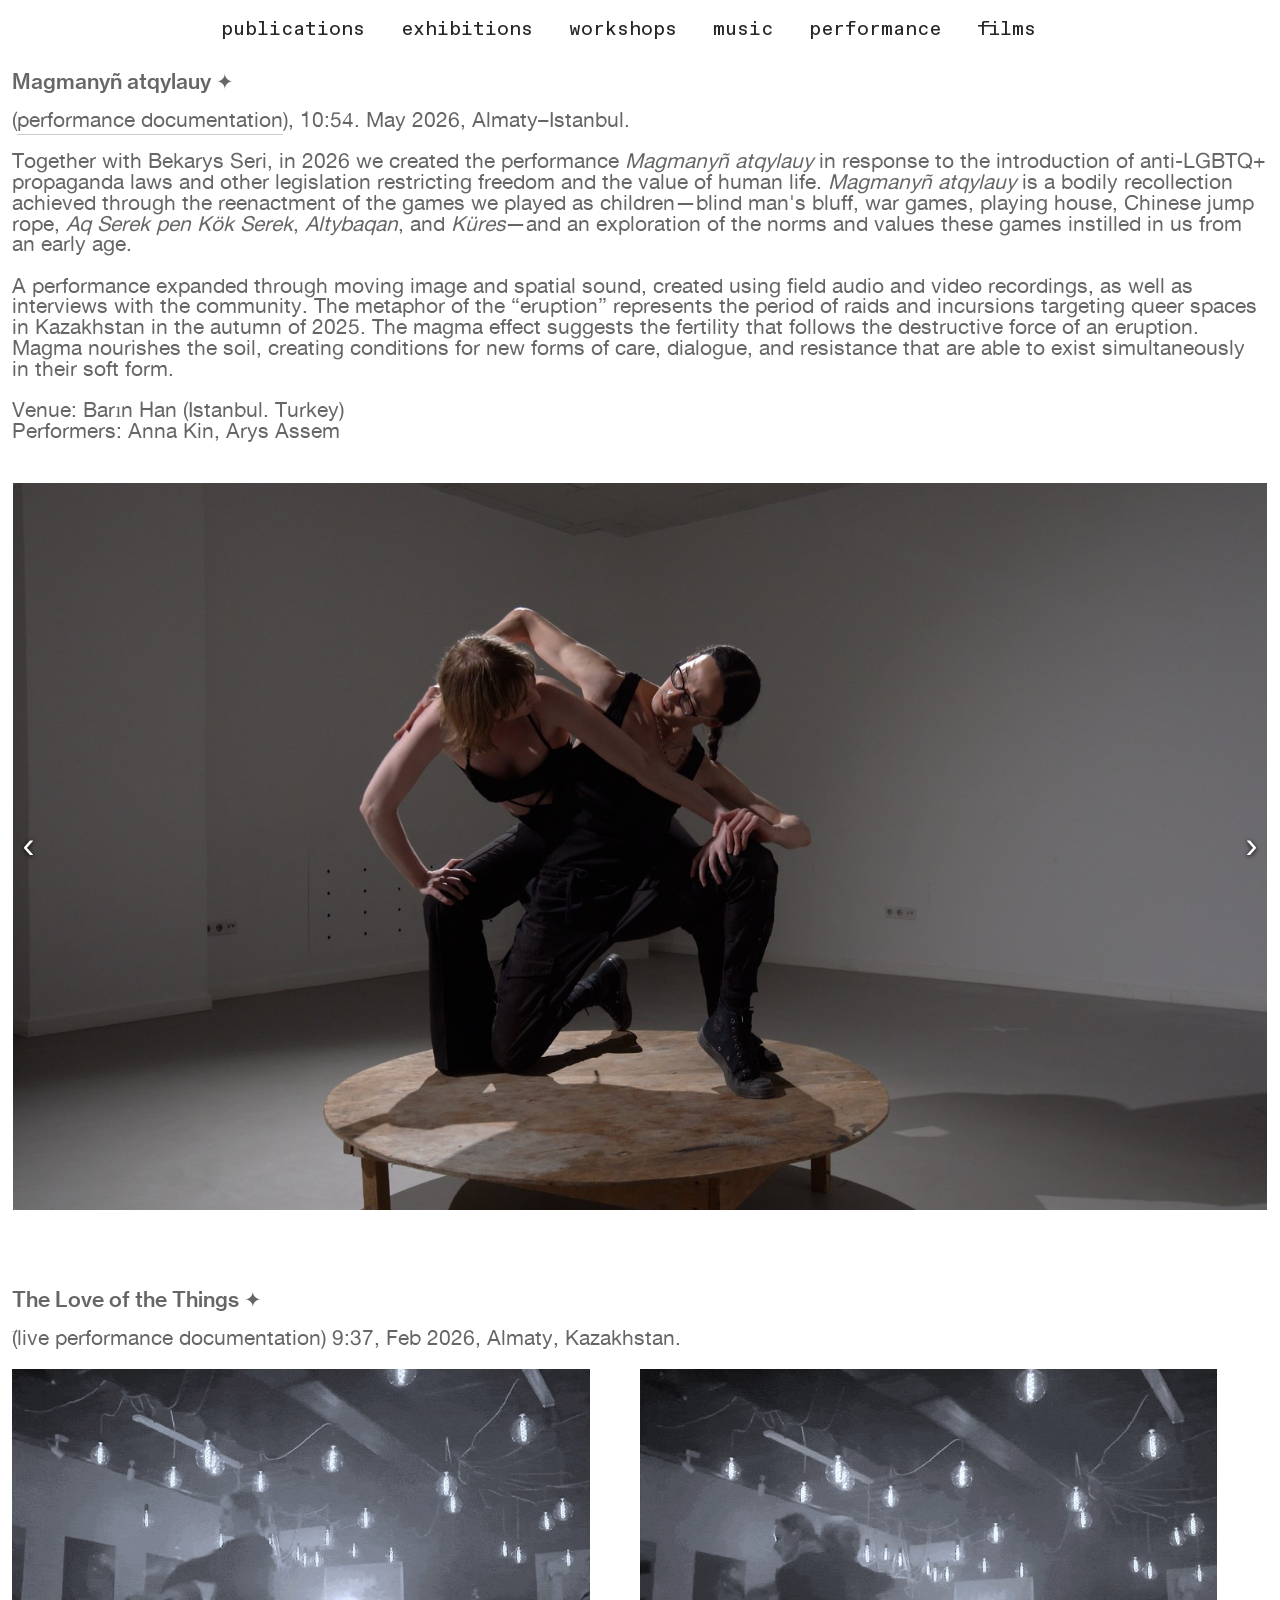
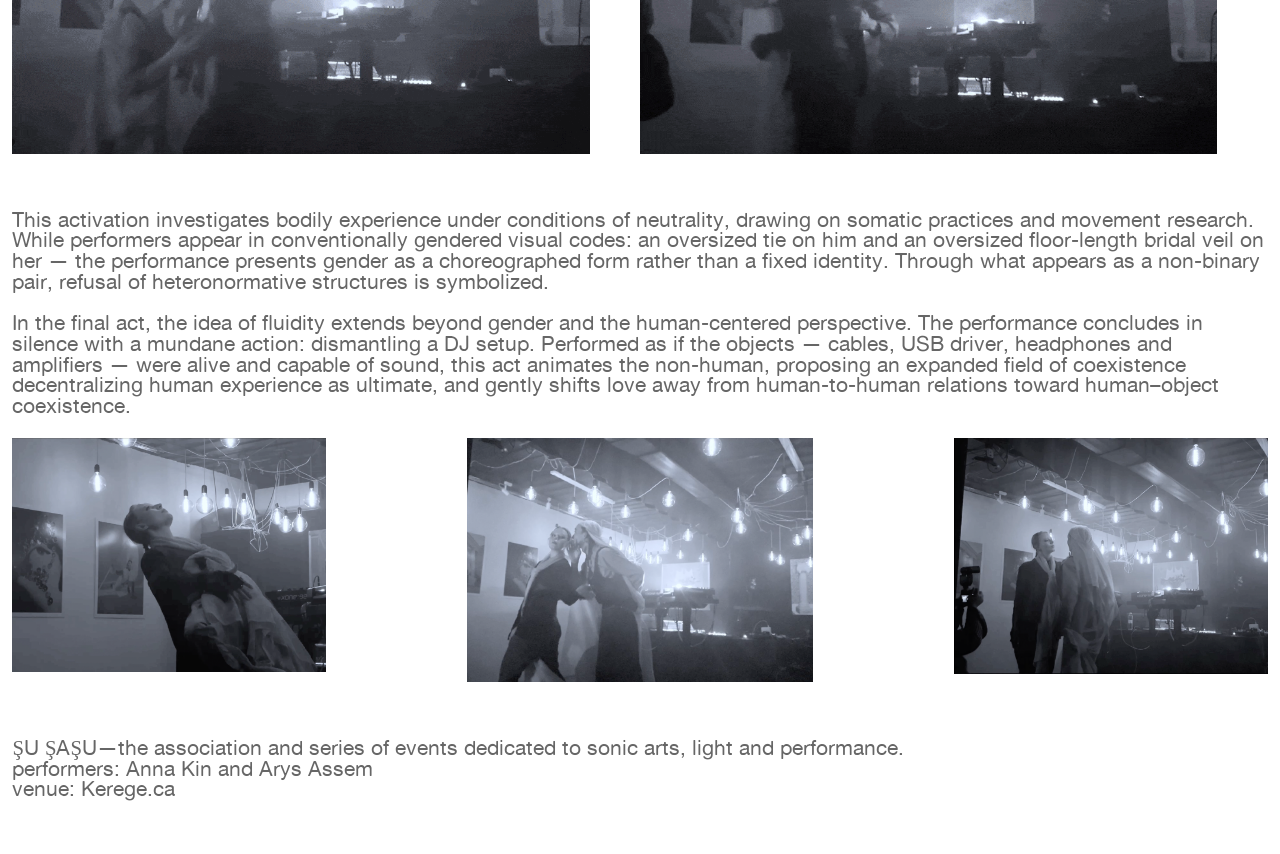
<file: Performance/index.html>
<!doctype html><html lang="en" data-predefined-style="true" data-css-presets="true" data-css-preset><head><base href="../"><meta charset="utf-8"><meta name="viewport" content="width=device-width,initial-scale=1"><title>Anna Kin — Performance</title><meta name="description" content="This portfolio consists of the recent artworks of Anna Kin."><link rel="icon" href="assets/a17ee777631398783863.ico"><link rel="stylesheet" href="style.css?v=2"><link rel="stylesheet" href="original.css?v=2"><link rel="stylesheet" href="mirror.css?v=2"><script src="mirror.js?v=2" defer></script></head><body class="feed"><header id="top-navigation" local-style="23669130"><bodycopy class="content content_padding"><div grid-row="" grid-pad="0" grid-gutter="0" grid-responsive="">
	<div grid-col="x12" grid-pad="0"><div style="text-align: center"><div style="text-align: center"><h2><a href="publications.html" rel="history">publications</a> &nbsp; <a href="exhibitions.html" rel="history">exhibitions</a> &nbsp; <a href="workshops.html" rel="history">workshops</a> &nbsp; <a href="music.html" rel="history">music</a> &nbsp; <a href="Performance.html" rel="history">performance</a> &nbsp; <a href="film.html" rel="history">films</a> &nbsp;</h2></div></div><br>

<small></small></div>
</div></bodycopy><style>[local-style="23669130"] .container_width {
}

[local-style="23669130"] body {
	background-color: initial /*!variable_defaults*/;
}

[local-style="23669130"] .backdrop {
}

[local-style="23669130"] .page {
}

[local-style="23669130"] .page_background {
	background-color: transparent /*!page_container_bgcolor*/;
}

[local-style="23669130"] .content_padding {
	padding-top: 1rem /*!main_margin*/;
}

[data-predefined-style="true"] [local-style="23669130"] bodycopy {
}

[data-predefined-style="true"] [local-style="23669130"] bodycopy a {
}

[data-predefined-style="true"] [local-style="23669130"] h1 {
}

[data-predefined-style="true"] [local-style="23669130"] h1 a {
}

[data-predefined-style="true"] [local-style="23669130"] h2 {
	font-size: 1.9rem;
	line-height: 2;
}

[data-predefined-style="true"] [local-style="23669130"] h2 a {
}

[data-predefined-style="true"] [local-style="23669130"] small {
}

[data-predefined-style="true"] [local-style="23669130"] small a {
}

[data-predefined-style="true"] [local-style="23669130"] bodycopy a:hover {
}

[data-predefined-style="true"] [local-style="23669130"] h1 a:hover {
}

[data-predefined-style="true"] [local-style="23669130"] h2 a:hover {
}

[data-predefined-style="true"] [local-style="23669130"] small a:hover {
}</style></header><button id="menu-toggle" aria-label="Open menu" aria-expanded="false">☰</button><nav id="mirror-menu" hidden><button id="menu-close" aria-label="Close menu">×</button><a href="about.html">about</a><a href="exhibitions.html">exhibitions</a><a href="workshops.html">workshops</a><a href="music.html">music</a><a href="Performance.html">performance</a><a href="film.html">film</a><a href="publications.html">publications</a></nav><main><section class="page_container" local-style="38311903" id="Performance"><div class="page container container_width"><bodycopy class="bodycopy content content_padding"><div class="page_content clearfix"><br><br>
<br>
<a href="https://www.youtube.com/watch?v=4bQR-p4jtQE&amp;t=182s" target="_blank"><h1>Magmanyñ atqylauy&nbsp;✦︎</h1></a><br> (<a href="https://youtu.be/3468mSRKbAA" target="_blank">performance documentation</a>), 10:54. May 2026, Almaty–Istanbul.<br><br>Together with Bekarys Seri, in 2026 we created the performance <i>Magmanyñ atqylauy</i> in response to the introduction of anti-LGBTQ+ propaganda laws and other legislation restricting freedom and the value of human life. <i>Magmanyñ atqylauy</i> is a bodily recollection achieved through the reenactment of the games we played as children—blind man's bluff, war games, playing house, Chinese jump rope, <i>Aq Serek pen Kök Serek</i>, <i>Altybaqan</i>, and <i>Küres</i>—and an exploration of the norms and values these games instilled in us from an early age.<br><br>
A performance expanded through moving image and spatial sound, created using field audio and video recordings, as well as interviews with the community. The metaphor of the “eruption” represents the period of raids and incursions targeting queer spaces in Kazakhstan in the autumn of 2025. The magma effect suggests the fertility that follows the destructive force of an eruption. Magma nourishes the soil, creating conditions for new forms of care, dialogue, and resistance that are able to exist simultaneously in their soft form.<br>
<br>
Venue: Barın Han (Istanbul. Turkey)<br>Performers: Anna Kin, Arys Assem
<br>
<br><br><div class="image-gallery" data-gallery="%7B%22mode_id%22%3A6%2C%22gallery_instance_id%22%3A25%2C%22name%22%3A%22Slideshow%22%2C%22path%22%3A%22slideshow%22%2C%22data%22%3A%7B%22autoplay%22%3Atrue%2C%22autoplaySpeed%22%3A2.5%2C%22speed%22%3A0.5%2C%22arrows%22%3Atrue%2C%22transition-type%22%3A%22slide%22%2C%22constrain_height%22%3Atrue%2C%22image_vertical_align%22%3A%22middle%22%2C%22image_horizontal_align%22%3A%22middle%22%2C%22image_alignment%22%3A%22image_middle_middle%22%2C%22mobile_data%22%3A%7B%22separate_mobile_view%22%3Afalse%7D%2C%22meta_data%22%3A%7B%7D%2C%22captions%22%3Atrue%7D%7D">
<img loading="lazy" decoding="async" width="2926" height="1694" width_o="2926" height_o="1694" src="assets/web/6a6040a675f533409ad4.jpg" data-mid="250130753" border="0" />
<img loading="lazy" decoding="async" width="2774" height="1684" width_o="2774" height_o="1684" src="assets/web/6aea6a83dacc43a02bbe.jpg" data-mid="250130755" border="0" />
<img loading="lazy" decoding="async" width="2604" height="1706" width_o="2604" height_o="1706" src="assets/web/9b59877b3c15ef0af193.jpg" data-mid="250130754" border="0" />
<img loading="lazy" decoding="async" width="2896" height="1692" width_o="2896" height_o="1692" src="assets/web/22028f82522f5d2052e8.jpg" data-mid="250133616" border="0" />
<img loading="lazy" decoding="async" width="2906" height="1696" width_o="2906" height_o="1696" src="assets/web/b1c9bef4646ff9a13027.jpg" data-mid="250137233" border="0" />
<img loading="lazy" decoding="async" width="2900" height="1700" width_o="2900" height_o="1700" src="assets/web/8b23e118b29fddd1b82f.jpg" data-mid="250137234" border="0" />
<img loading="lazy" decoding="async" width="2888" height="1708" width_o="2888" height_o="1708" src="assets/e492aecdb7aa8c7bd4db.png" data-mid="250137235" border="0" />
<img loading="lazy" decoding="async" width="2912" height="1696" width_o="2912" height_o="1696" src="assets/f6b85e7bb85c472d6ad0.png" data-mid="250137236" border="0" />
<img loading="lazy" decoding="async" width="2380" height="1696" width_o="2380" height_o="1696" src="assets/web/1be8cb3d4e585eaea841.jpg" data-mid="250137232" border="0" />
</div><br>
<br><br>
<br>
<a href="https://www.youtube.com/watch?v=4bQR-p4jtQE&amp;t=182s" target="_blank"><h1>The Love of the Things ✦︎</h1>&nbsp;</a><br>
(live performance documentation) 9:37, Feb 2026, Almaty, Kazakhstan.<br><br>
<div grid-row="" grid-pad="0" grid-gutter="0">
	<div grid-col="x11" grid-pad="0"><img loading="lazy" decoding="async" width="800" height="533" width_o="800" height_o="533" src="assets/cb08d7c24742332fbbb7.gif" data-mid="246922564" border="0" data-scale="92"/></div>
	<div grid-col="x11" grid-pad="0" class=""><img loading="lazy" decoding="async" width="800" height="533" width_o="800" height_o="533" src="assets/527e69b218b2f0fc456d.gif" data-mid="246922611" border="0" data-scale="92"/></div>
</div><br><br>This activation investigates bodily experience under conditions of neutrality, drawing on somatic practices and movement research. While performers appear in conventionally gendered visual codes: an oversized tie on him and an oversized floor-length bridal veil on her — the performance presents gender as a choreographed form rather than a fixed identity. Through what appears as a non-binary pair, refusal of heteronormative structures is symbolized.<br>
<br>
In the final act, the idea of fluidity extends beyond gender and the human-centered perspective. The performance concludes in silence with a mundane action: dismantling a DJ setup. Performed as if the objects — cables, USB driver, headphones and amplifiers — were alive and capable of sound, this act animates the non-human, proposing an expanded field of coexistence decentralizing human experience as ultimate, and gently shifts love away from human-to-human relations toward human–object coexistence.<br>
<br><div grid-row="" grid-pad="0" grid-gutter="0">
	<div grid-col="3" grid-pad="0" class=""><img loading="lazy" decoding="async" width="1054" height="788" width_o="1054" height_o="788" src="assets/b0f0ffc4a79e45167ac5.png" data-mid="246922257" border="0" data-scale="100"/></div>
	<div grid-col="6" grid-pad="0" class=""><div style="text-align: center"><img loading="lazy" decoding="async" width="1064" height="754" width_o="1064" height_o="754" src="assets/35bb2ce3f2fb3ed4e958.png" data-mid="246922258" border="0" data-scale="55"/></div></div>
	<div grid-col="3" grid-pad="0" class=""><div style="text-align: right"><img loading="lazy" decoding="async" width="1062" height="800" width_o="1062" height_o="800" src="assets/daa793a02834cd02cf19.png" data-mid="246922259" border="0" data-scale="100"/></div></div>
</div><br>
<br>ŞU ŞAŞU—the association and series of events dedicated to sonic arts, light and performance.<br>
performers: Anna Kin and Arys Assem <br>
venue: Kerege.ca<br>
<br>
<br></div></bodycopy></div><style>[local-style="38311903"] .container_width {
}

[local-style="38311903"] body {
	background-color: initial /*!variable_defaults*/;
}

[local-style="38311903"] .backdrop {
}

[local-style="38311903"] .page {
}

[local-style="38311903"] .page_background {
	background-color: initial /*!page_container_bgcolor*/;
}

[local-style="38311903"] .content_padding {
}

[data-predefined-style="true"] [local-style="38311903"] bodycopy {
}

[data-predefined-style="true"] [local-style="38311903"] bodycopy a {
}

[data-predefined-style="true"] [local-style="38311903"] bodycopy a:hover {
}

[data-predefined-style="true"] [local-style="38311903"] h1 {
}

[data-predefined-style="true"] [local-style="38311903"] h1 a {
}

[data-predefined-style="true"] [local-style="38311903"] h1 a:hover {
}

[data-predefined-style="true"] [local-style="38311903"] h2 {
}

[data-predefined-style="true"] [local-style="38311903"] h2 a {
}

[data-predefined-style="true"] [local-style="38311903"] h2 a:hover {
}

[data-predefined-style="true"] [local-style="38311903"] small {
}

[data-predefined-style="true"] [local-style="38311903"] small a {
}

[data-predefined-style="true"] [local-style="38311903"] small a:hover {
}</style></section></main><dialog id="zoom"><button aria-label="Close image">×</button><img alt="Enlarged artwork"></dialog></body></html>
</file>
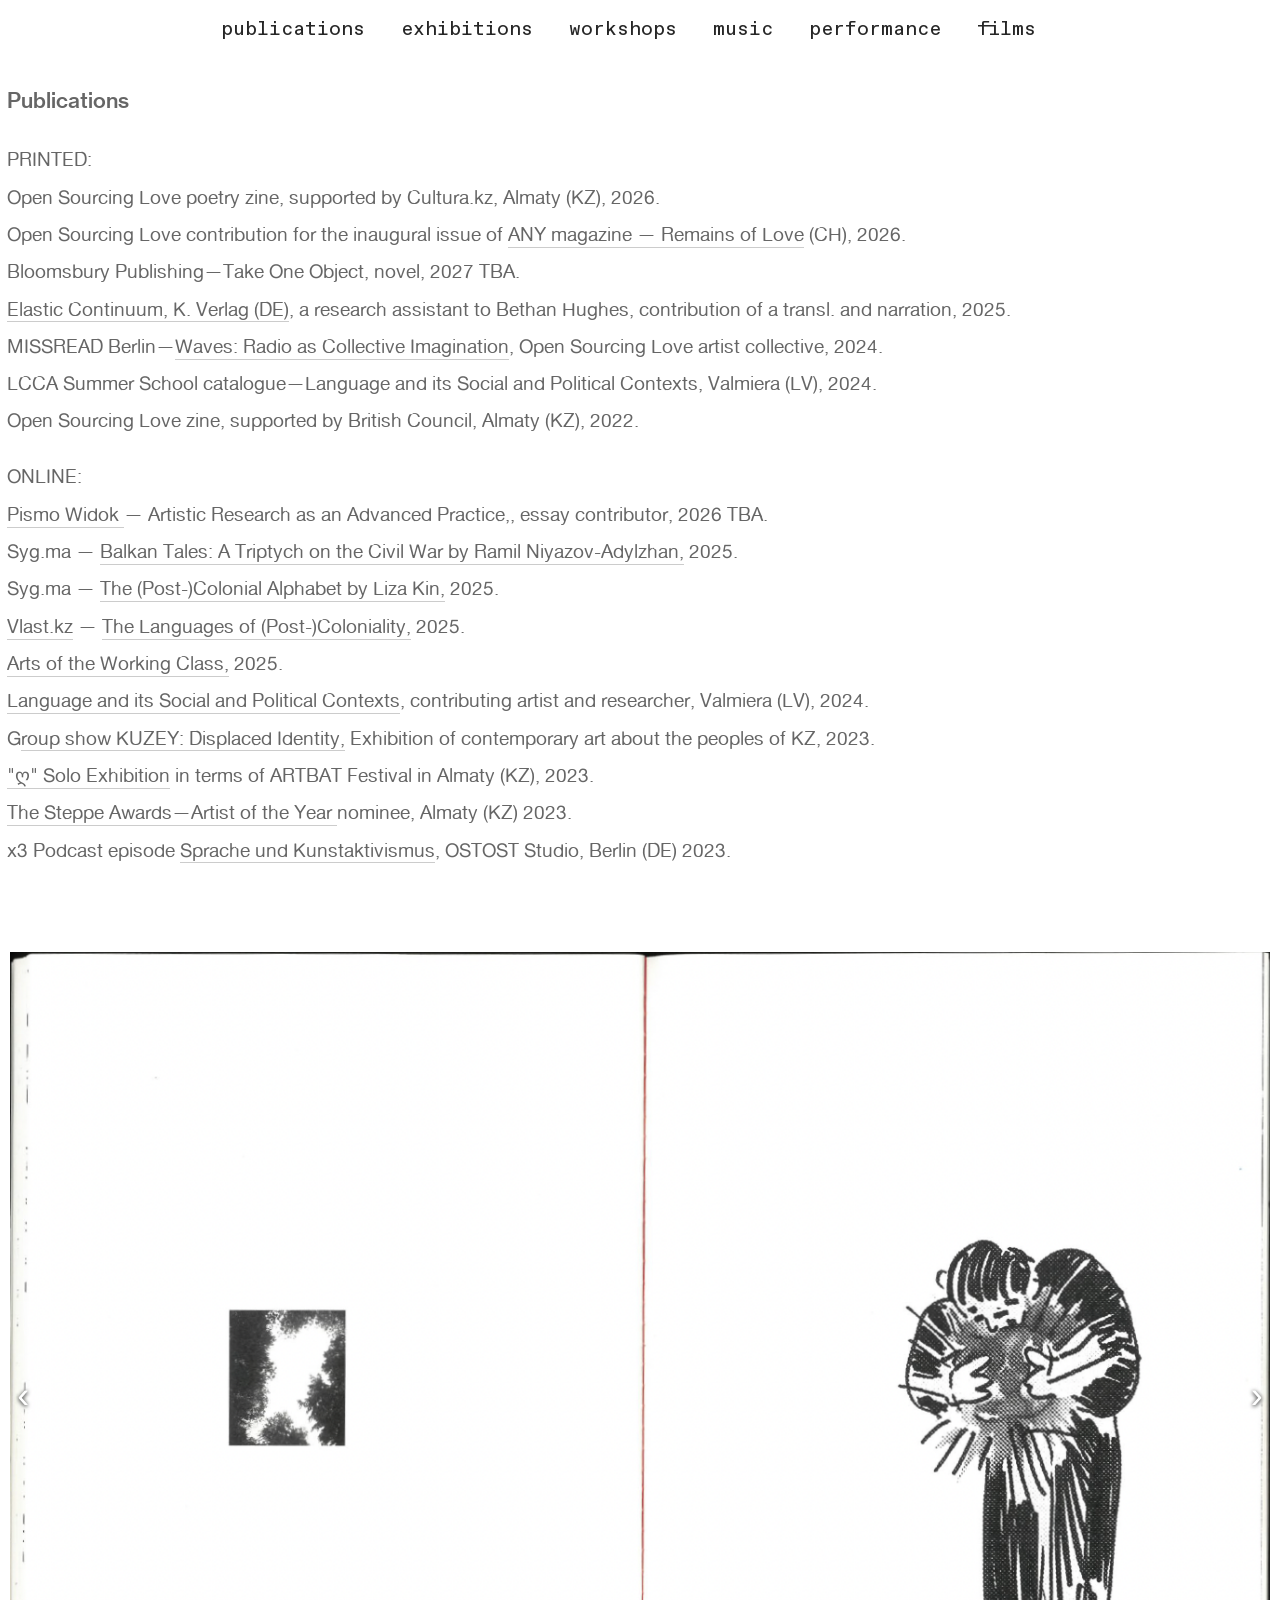
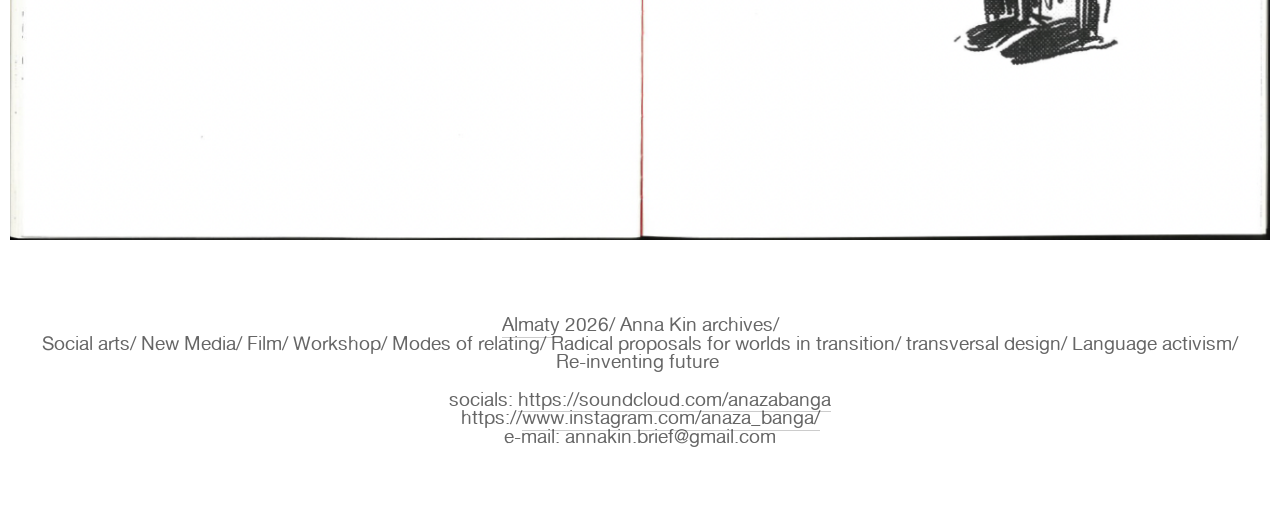
<file: publications/index.html>
<!doctype html><html lang="en" data-predefined-style="true" data-css-presets="true" data-css-preset><head><base href="../"><meta charset="utf-8"><meta name="viewport" content="width=device-width,initial-scale=1"><title>Anna Kin — publications</title><meta name="description" content="This portfolio consists of the recent artworks of Anna Kin."><link rel="icon" href="assets/a17ee777631398783863.ico"><link rel="stylesheet" href="style.css?v=2"><link rel="stylesheet" href="original.css?v=2"><link rel="stylesheet" href="mirror.css?v=2"><script src="mirror.js?v=2" defer></script></head><body class="feed"><header id="top-navigation" local-style="23669130"><bodycopy class="content content_padding"><div grid-row="" grid-pad="0" grid-gutter="0" grid-responsive="">
	<div grid-col="x12" grid-pad="0"><div style="text-align: center"><div style="text-align: center"><h2><a href="publications.html" rel="history">publications</a> &nbsp; <a href="exhibitions.html" rel="history">exhibitions</a> &nbsp; <a href="workshops.html" rel="history">workshops</a> &nbsp; <a href="music.html" rel="history">music</a> &nbsp; <a href="Performance.html" rel="history">performance</a> &nbsp; <a href="film.html" rel="history">films</a> &nbsp;</h2></div></div><br>

<small></small></div>
</div></bodycopy><style>[local-style="23669130"] .container_width {
}

[local-style="23669130"] body {
	background-color: initial /*!variable_defaults*/;
}

[local-style="23669130"] .backdrop {
}

[local-style="23669130"] .page {
}

[local-style="23669130"] .page_background {
	background-color: transparent /*!page_container_bgcolor*/;
}

[local-style="23669130"] .content_padding {
	padding-top: 1rem /*!main_margin*/;
}

[data-predefined-style="true"] [local-style="23669130"] bodycopy {
}

[data-predefined-style="true"] [local-style="23669130"] bodycopy a {
}

[data-predefined-style="true"] [local-style="23669130"] h1 {
}

[data-predefined-style="true"] [local-style="23669130"] h1 a {
}

[data-predefined-style="true"] [local-style="23669130"] h2 {
	font-size: 1.9rem;
	line-height: 2;
}

[data-predefined-style="true"] [local-style="23669130"] h2 a {
}

[data-predefined-style="true"] [local-style="23669130"] small {
}

[data-predefined-style="true"] [local-style="23669130"] small a {
}

[data-predefined-style="true"] [local-style="23669130"] bodycopy a:hover {
}

[data-predefined-style="true"] [local-style="23669130"] h1 a:hover {
}

[data-predefined-style="true"] [local-style="23669130"] h2 a:hover {
}

[data-predefined-style="true"] [local-style="23669130"] small a:hover {
}</style></header><button id="menu-toggle" aria-label="Open menu" aria-expanded="false">☰</button><nav id="mirror-menu" hidden><button id="menu-close" aria-label="Close menu">×</button><a href="about.html">about</a><a href="exhibitions.html">exhibitions</a><a href="workshops.html">workshops</a><a href="music.html">music</a><a href="Performance.html">performance</a><a href="film.html">film</a><a href="publications.html">publications</a></nav><main><section class="page_container" local-style="35833149" id="publications"><div class="page container container_width"><bodycopy class="bodycopy content content_padding"><div class="page_content clearfix"><br>
<br><h1><br>
<br> Publications</h1><br>
<br>
PRINTED:<br>
<br>
Open Sourcing Love poetry zine, supported by Cultura.kz, Almaty (KZ), 2026.<br>
<br>Open Sourcing Love contribution for the inaugural issue of <a href="https://visualcommunication.zhdk.ch/diplom-2026/remains-of-love/" target="_blank">ANY magazine — Remains of Love</a> (CH), 2026.<br>
<br>
Bloomsbury Publishing—Take One Object, novel, 2027 TBA.&nbsp;<br><br>
<a href="https://kverlag.com/products/elastic-continuum-variant-54825645670777" target="_blank"></a><a href="https://kverlag.com/products/elastic-continuum-variant-54825645670777">Elastic Continuum, K. Verlag (DE)</a>, a research assistant to Bethan Hughes, contribution of a transl. and narration, 2025.<br>
<br>MISSREAD Berlin—<a href="https://missread.com/event/waves-radio-as-collective-imagination/">Waves: Radio as Collective Imagination</a>, Open Sourcing Love artist collective, 2024.<br>
<br>
LCCA Summer School catalogue—Language and its Social and Political Contexts, Valmiera (LV), 2024.<br>
<br>
Open Sourcing Love zine, supported by British Council, Almaty (KZ), 2022.<br>
<br><br>
ONLINE:<br><br>
<a href="https://www.pismowidok.org/en/index">Pismo Widok </a>—&nbsp;Artistic Research as an Advanced Practice,, essay contributor,&nbsp;2026 TBA.<br>
<br>Syg.ma — <a href="https://syg.ma/@lizakin/the-post-colonial-alphabet"> Balkan Tales: A Triptych on the Civil War by Ramil Niyazov-Adylzhan,</a> 2025.<br><br>
Syg.ma — <a href="https://syg.ma/@lizakin/the-post-colonial-alphabet">The (Post-)Colonial Alphabet by Liza Kin,</a> 2025.<br>
<br>
<a href="http://vlast.kz">Vlast.kz</a> — <a href="https://vlast.kz/life/67118-o-azykah-postkolonij.html">The Languages of (Post-)Coloniality,</a> 2025.<br>
<br>
<a href="https://artsoftheworkingclass.org/exhibition/page-0">Arts of the Working Class,</a> 2025.<br>
<br>
<a href="https://lcca.lv/en/exhibitions/LCCA-summer-school-2024-open-lectures/">Language and its Social and Political Contexts</a>, contributing artist and researcher, Valmiera (LV), 2024.&nbsp;<br>
<br>
G<a href="https://www.zwetajewa-zentrum.de/en/veranstaltung/vernissage-kuzeu-%d0%ba%d1%83%d0%b7%d0%b5%d1%83-displaced-identity-kunst-aus-kasachstan/%20https://daz.asia/blog/zeichen-der-zukunft-kasachstan-im-fokus/?fbclid=IwAR3Hqdif46l6qoyFNicQjDy0UuFVyRYOo9Odjs2O3TgFS1R5i6nQBZKdIK0">roup show KUZEY: Displaced Identity,</a> Exhibition of contemporary art about the peoples of KZ, 2023.<br>
<br>
<a href="https://www.98mag.kz/gorod/%E1%83%A6-anny-kin-vystavka-o-rodnom-yazyke-i-travmah-kolonizaczii/%20https://artofher.kz/personalnaya-vystavka-anny-kin/">"ღ" Solo Exhibition</a> in terms of ARTBAT Festival in Almaty (KZ), 2023.<br>
<br>
<a href="https://readymag.com/thesteppe/4419718/">The Steppe Awards—Artist of the Year </a> nominee, Almaty (KZ) 2023.<br>
 <br>
x3 Podcast episode <a href="https://podcasters.spotify.com/pod/show/x3-podcast/episodes/70---Anna-Kin-Sprache-und-Kunstaktivismus-e29jc5i">Sprache und Kunstaktivismus</a>, OSTOST Studio, Berlin (DE) 2023.<br>
<br><br>
<br>
<br>
<br>
<div style="text-align: center;"><div class="image-gallery" data-gallery="%7B%22mode_id%22%3A6%2C%22gallery_instance_id%22%3A14%2C%22name%22%3A%22Slideshow%22%2C%22path%22%3A%22slideshow%22%2C%22data%22%3A%7B%22autoplay%22%3Atrue%2C%22autoplaySpeed%22%3A2.5%2C%22speed%22%3A0.5%2C%22arrows%22%3Atrue%2C%22transition-type%22%3A%22slide%22%2C%22constrain_height%22%3Atrue%2C%22image_vertical_align%22%3A%22middle%22%2C%22image_horizontal_align%22%3A%22middle%22%2C%22image_alignment%22%3A%22image_middle_middle%22%2C%22mobile_data%22%3A%7B%22separate_mobile_view%22%3Afalse%7D%2C%22meta_data%22%3A%7B%7D%2C%22captions%22%3Atrue%7D%7D">
<img loading="lazy" decoding="async" width="1354" height="954" width_o="1354" height_o="954" src="assets/eee3e642a7cc840fa801.png" data-mid="250139381" border="0" />
<img loading="lazy" decoding="async" width="1354" height="950" width_o="1354" height_o="950" src="assets/ff1ce972f58c7d0b3282.png" data-mid="250139382" border="0" />
<img loading="lazy" decoding="async" width="1346" height="952" width_o="1346" height_o="952" src="assets/b553463f693bb4828d1d.png" data-mid="250139383" border="0" />
<img loading="lazy" decoding="async" width="1348" height="948" width_o="1348" height_o="948" src="assets/27820b3e65a659785d04.png" data-mid="250139384" border="0" />
<img loading="lazy" decoding="async" width="1370" height="1080" width_o="1370" height_o="1080" src="assets/f117d14184b85876fbd4.png" data-mid="250139378" border="0" />
<img loading="lazy" decoding="async" width="1512" height="1220" width_o="1512" height_o="1220" src="assets/web/1134ae00cfdab5b0f57a.jpg" data-mid="250139379" border="0" />
<img loading="lazy" decoding="async" width="1512" height="1214" width_o="1512" height_o="1214" src="assets/56c7911e84da60835575.png" data-mid="250139380" border="0" />
<img loading="lazy" decoding="async" width="1890" height="1772" width_o="1890" height_o="1772" src="assets/web/ca2fa59ad5e4bf49d388.jpg" data-mid="239969978" border="0" />
<img loading="lazy" decoding="async" width="2408" height="1848" width_o="2408" height_o="1848" src="assets/0995de384cfd79caab64.jpg" data-mid="239969464" border="0" data-scale="61"/>
<img loading="lazy" decoding="async" width="3380" height="2686" width_o="3380" height_o="2686" src="assets/a26de0cb57c1af6d7894.JPG" data-mid="239969462" border="0" data-scale="61"/>
<img loading="lazy" decoding="async" width="1578" height="1200" width_o="1578" height_o="1200" src="assets/ad89a2ab85b6b4db40fc.png" data-mid="239967433" border="0" data-scale="67"/>
<img loading="lazy" decoding="async" width="1037" height="1710" width_o="1037" height_o="1710" src="assets/58f525bd41d75fff84aa.png" data-mid="239967435" border="0" data-scale="38"/>
<img loading="lazy" decoding="async" width="960" height="1280" width_o="960" height_o="1280" src="assets/e0ffb4a0ae1b097fb129.jpg" data-mid="239969519" border="0" />
<img loading="lazy" decoding="async" width="3024" height="4032" width_o="3024" height_o="4032" src="assets/a32a0079f507dfd40a91.jpeg" data-mid="239969922" border="0" />
<img loading="lazy" decoding="async" width="3024" height="4032" width_o="3024" height_o="4032" src="assets/f933211367269de21c14.jpeg" data-mid="239969921" border="0" />
<img loading="lazy" decoding="async" width="3024" height="4032" width_o="3024" height_o="4032" src="assets/6a9d54b3b0e9dd3e0072.jpeg" data-mid="239969920" border="0" />
<img loading="lazy" decoding="async" width="3024" height="4032" width_o="3024" height_o="4032" src="assets/447a5ed0acdedac611bc.jpeg" data-mid="239969923" border="0" />
<img loading="lazy" decoding="async" width="862" height="1552" width_o="862" height_o="1552" src="assets/aa0aa97e1d84fd9b1c75.PNG" data-mid="239967465" border="0" data-scale="35"/>
<img loading="lazy" decoding="async" width="830" height="1302" width_o="830" height_o="1302" src="assets/2caa936ad285a9ed3a37.png" data-mid="239967496" border="0" data-scale="51"/>
<img loading="lazy" decoding="async" width="848" height="1332" width_o="848" height_o="1332" src="assets/ff1fd50722c2a3b109cc.png" data-mid="239967497" border="0" data-scale="52"/>
</div><br><br>
<br>
<br>
<a href="https://cargo.site" target="_blank">Almaty</a> 2026/ Anna Kin archives/ <br>Social arts/ New Media/ Film/ Workshop/ Modes of relating/ Radical proposals for worlds in transition/ transversal design/ Language activism/ <br>Re-inventing future&nbsp;<br>
<br>socials: <a href="https://soundcloud.com/anazabanga" target="_blank">https://soundcloud.com/anazabanga</a><br>https://<a href="http://www.instagram.com/anaza_banga/" target="_blank">www.instagram.com/anaza_banga/</a><br>e-mail: annakin.brief@gmail.com</div><br><small><br>
<br></small><br></div></bodycopy></div><style>[local-style="35833149"] .container_width {
}

[local-style="35833149"] body {
	background-color: initial /*!variable_defaults*/;
}

[local-style="35833149"] .backdrop {
	width: 100% /*!background_cover*/;
}

[local-style="35833149"] .page {
	min-height: 100vh /*!page_height_100vh*/;
}

[local-style="35833149"] .page_background {
	background-color: initial /*!page_container_bgcolor*/;
}

[local-style="35833149"] .content_padding {
	padding-top: 0.7rem /*!main_margin*/;
	padding-bottom: 0.7rem /*!main_margin*/;
	padding-left: 0.7rem /*!main_margin*/;
	padding-right: 0.7rem /*!main_margin*/;
}

[data-predefined-style="true"] [local-style="35833149"] bodycopy {
	font-size: 1.8rem;
}

[data-predefined-style="true"] [local-style="35833149"] bodycopy a {
}

[data-predefined-style="true"] [local-style="35833149"] bodycopy a:hover {
}

[data-predefined-style="true"] [local-style="35833149"] h1 {
	line-height: 1.1;
}

[data-predefined-style="true"] [local-style="35833149"] h1 a {
}

[data-predefined-style="true"] [local-style="35833149"] h1 a:hover {
}

[data-predefined-style="true"] [local-style="35833149"] h2 {
}

[data-predefined-style="true"] [local-style="35833149"] h2 a {
}

[data-predefined-style="true"] [local-style="35833149"] h2 a:hover {
}

[data-predefined-style="true"] [local-style="35833149"] small {
}

[data-predefined-style="true"] [local-style="35833149"] small a {
}

[data-predefined-style="true"] [local-style="35833149"] small a:hover {
}

[local-style="35833149"] .container {
	align-items: flex-start /*!vertical_top*/;
	-webkit-align-items: flex-start /*!vertical_top*/;
}</style></section></main><dialog id="zoom"><button aria-label="Close image">×</button><img alt="Enlarged artwork"></dialog></body></html>
</file>
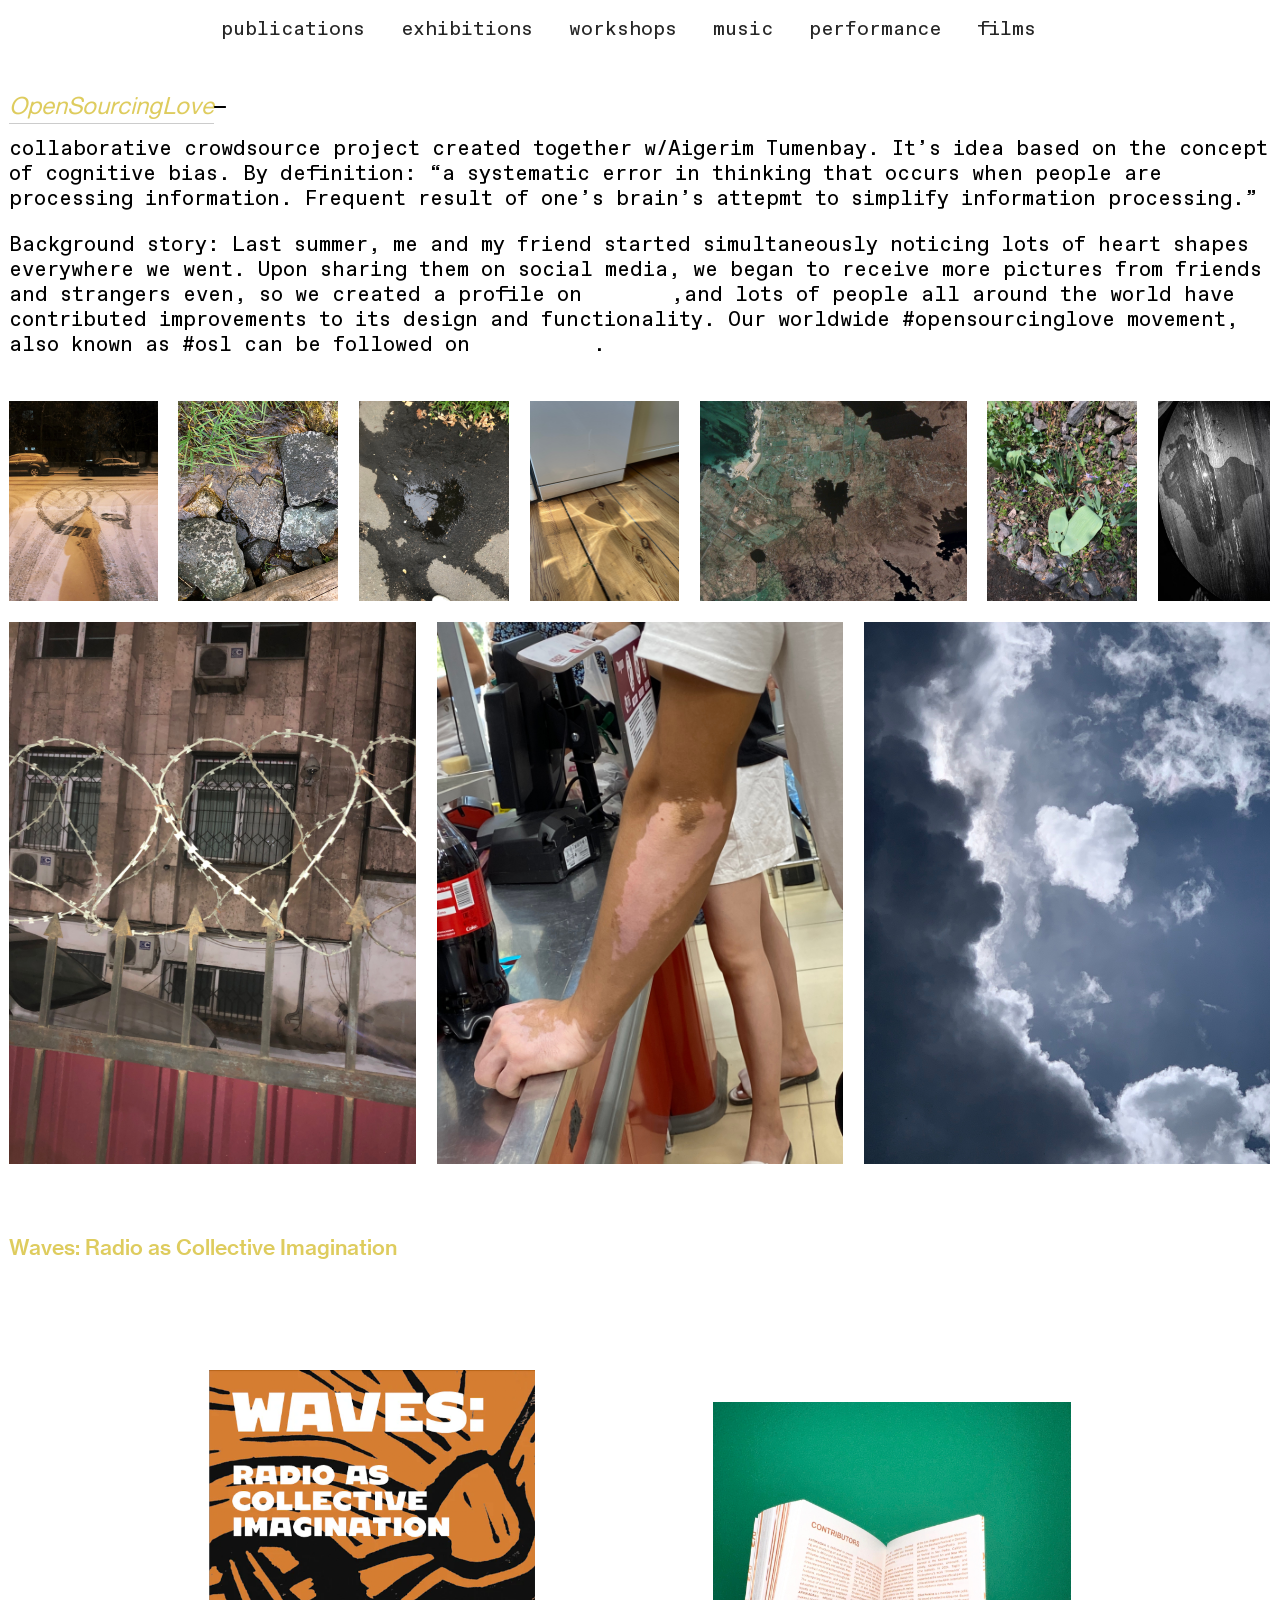
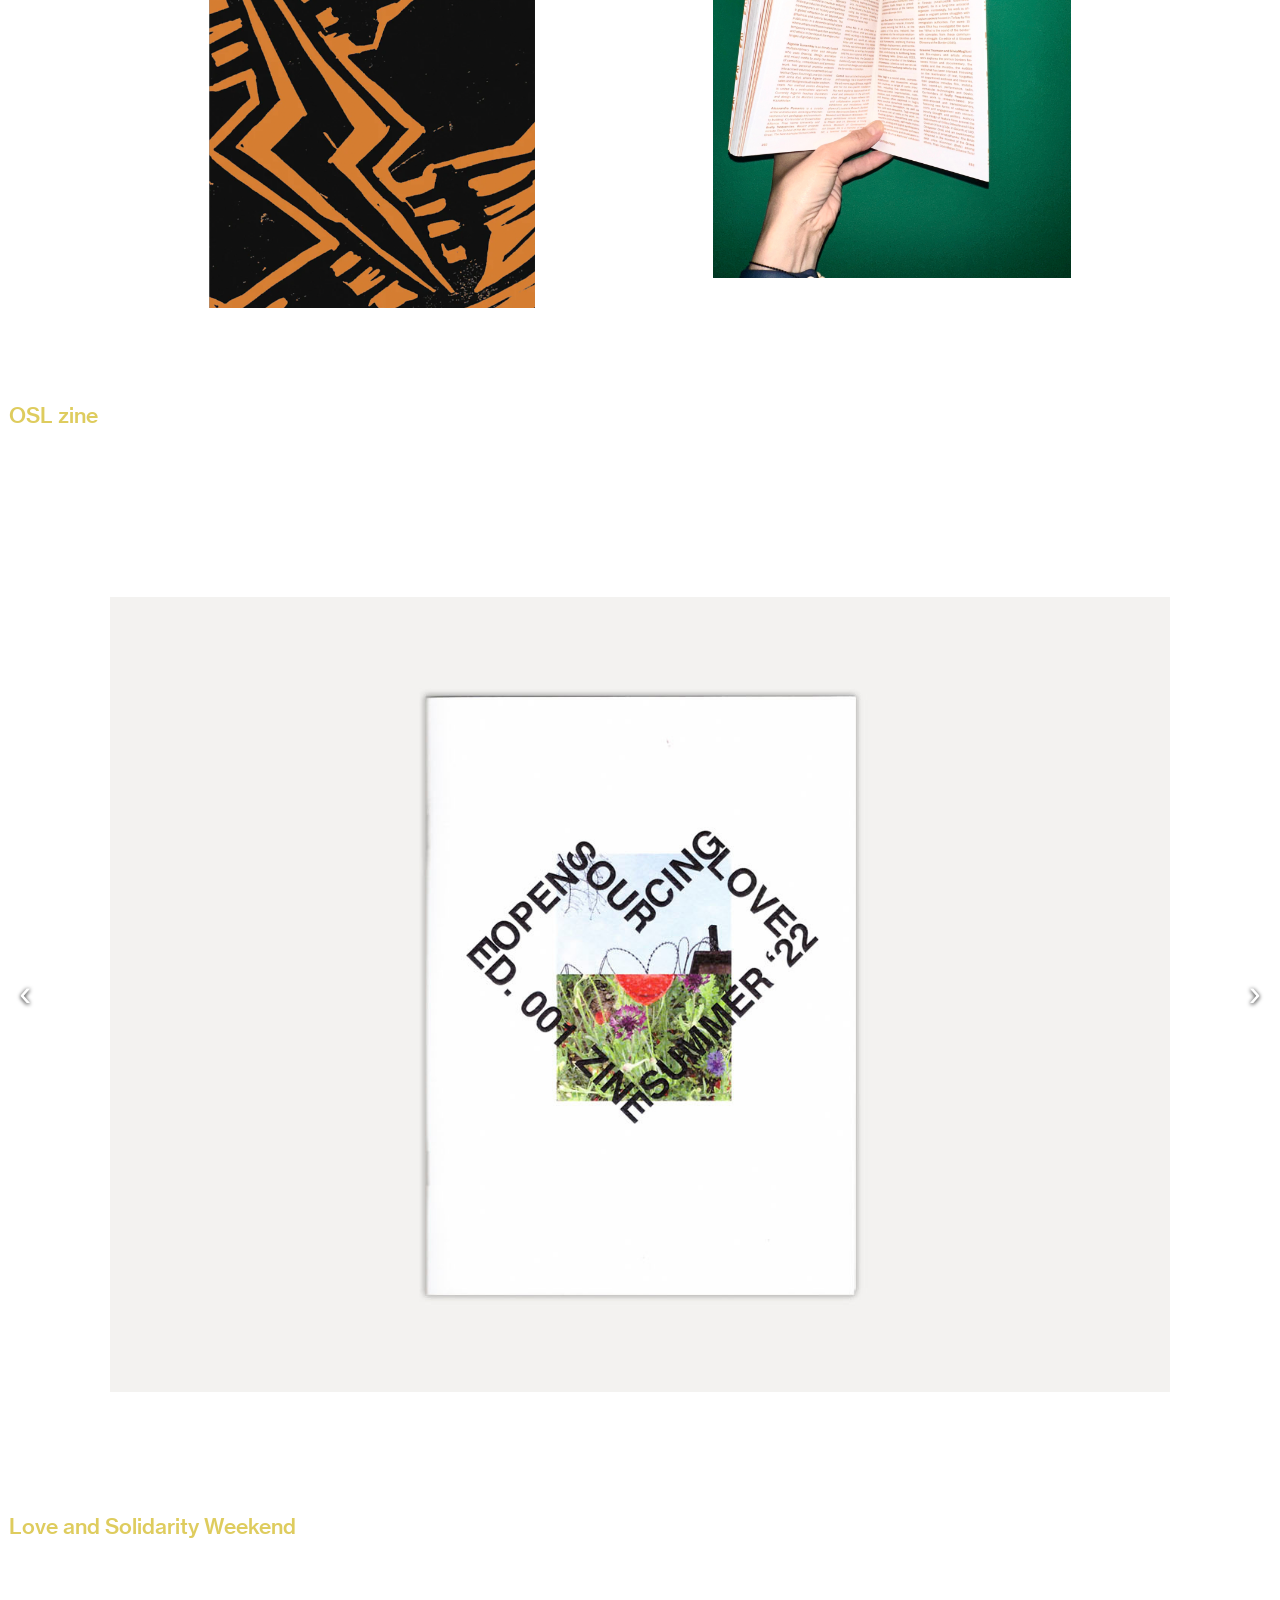
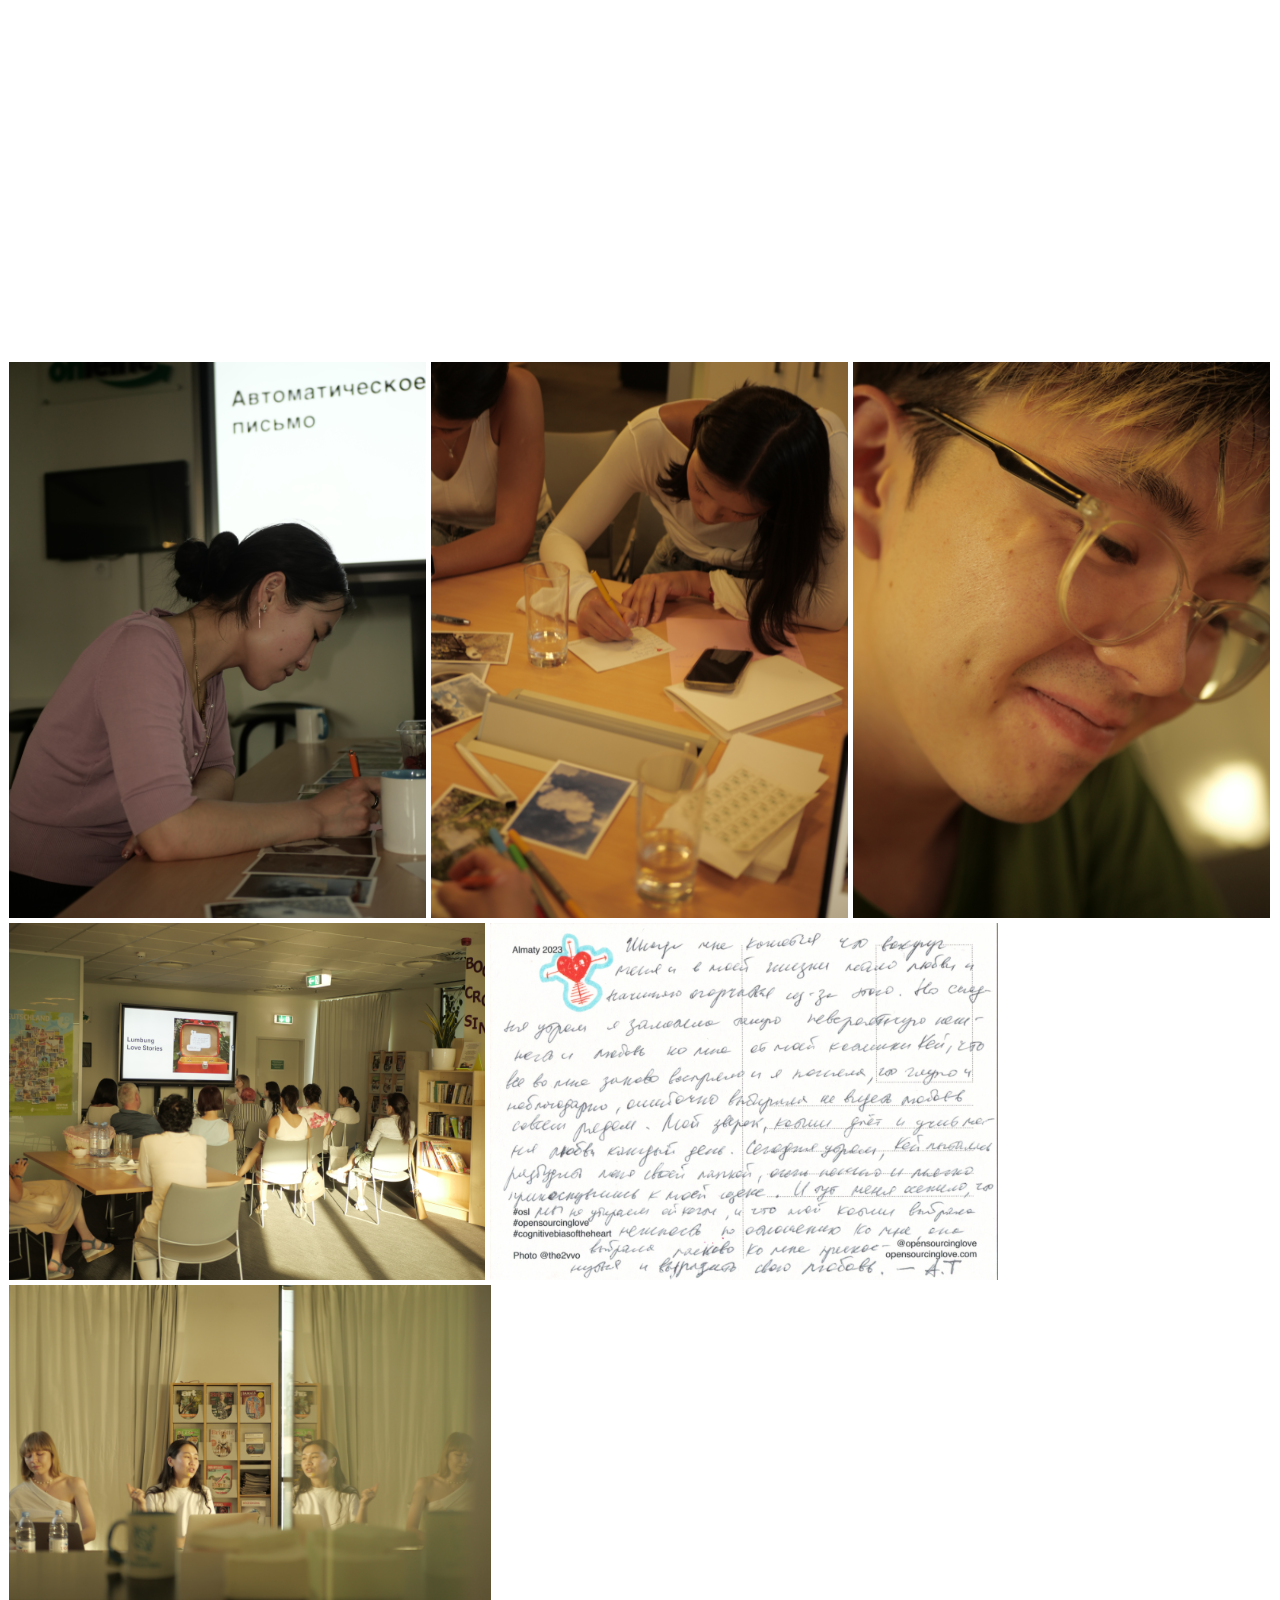
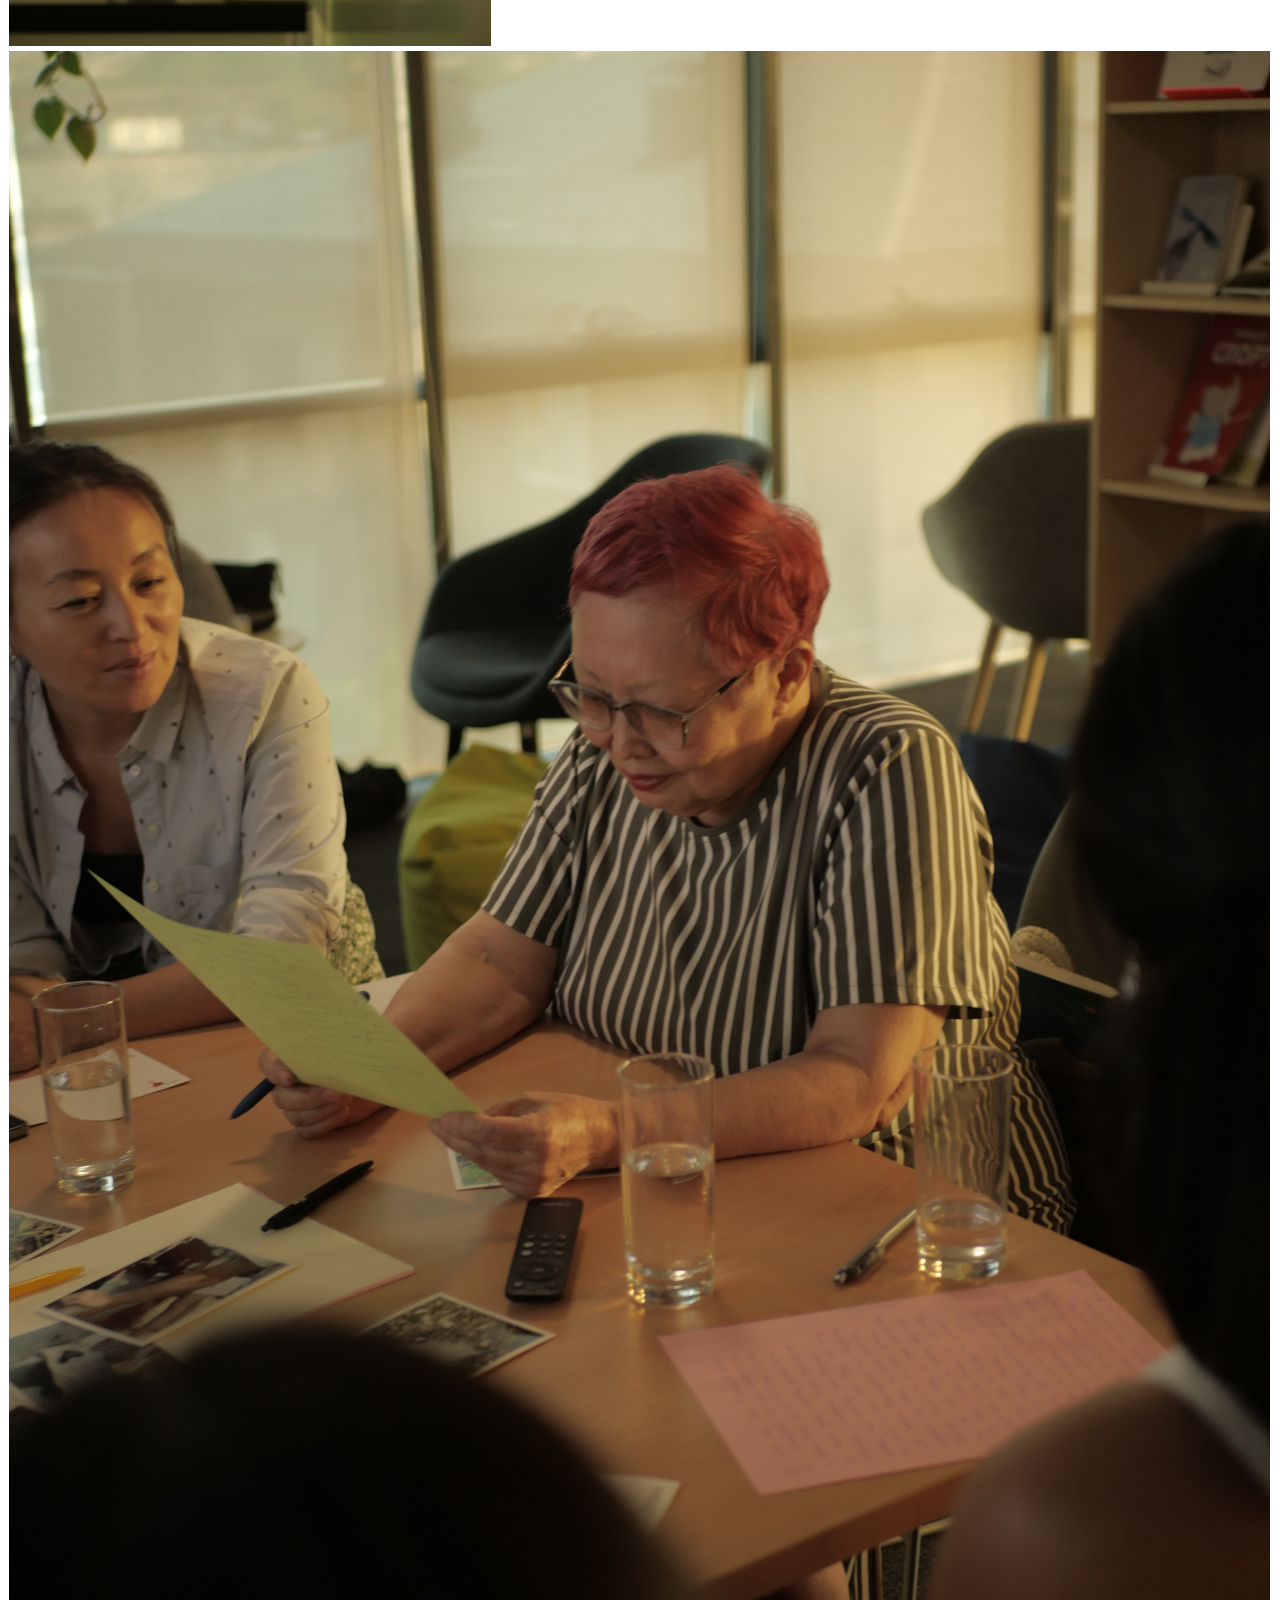
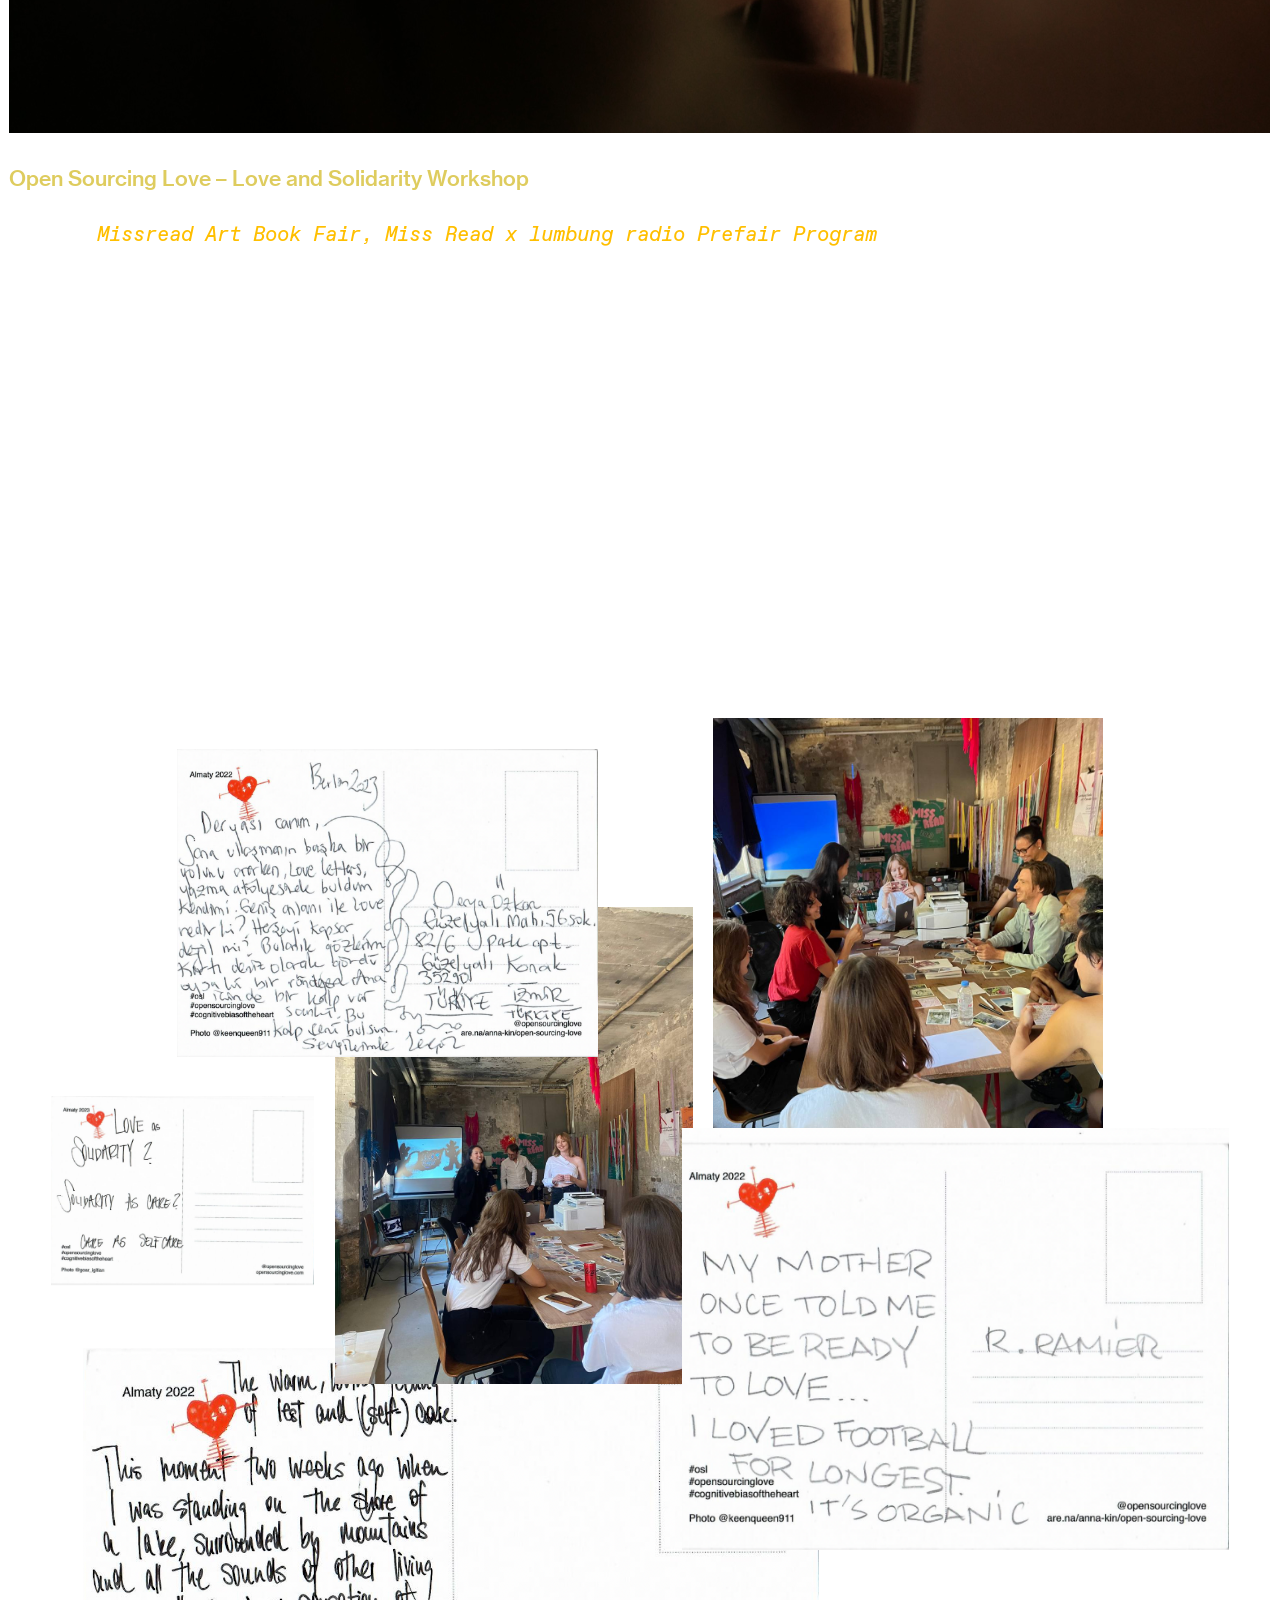
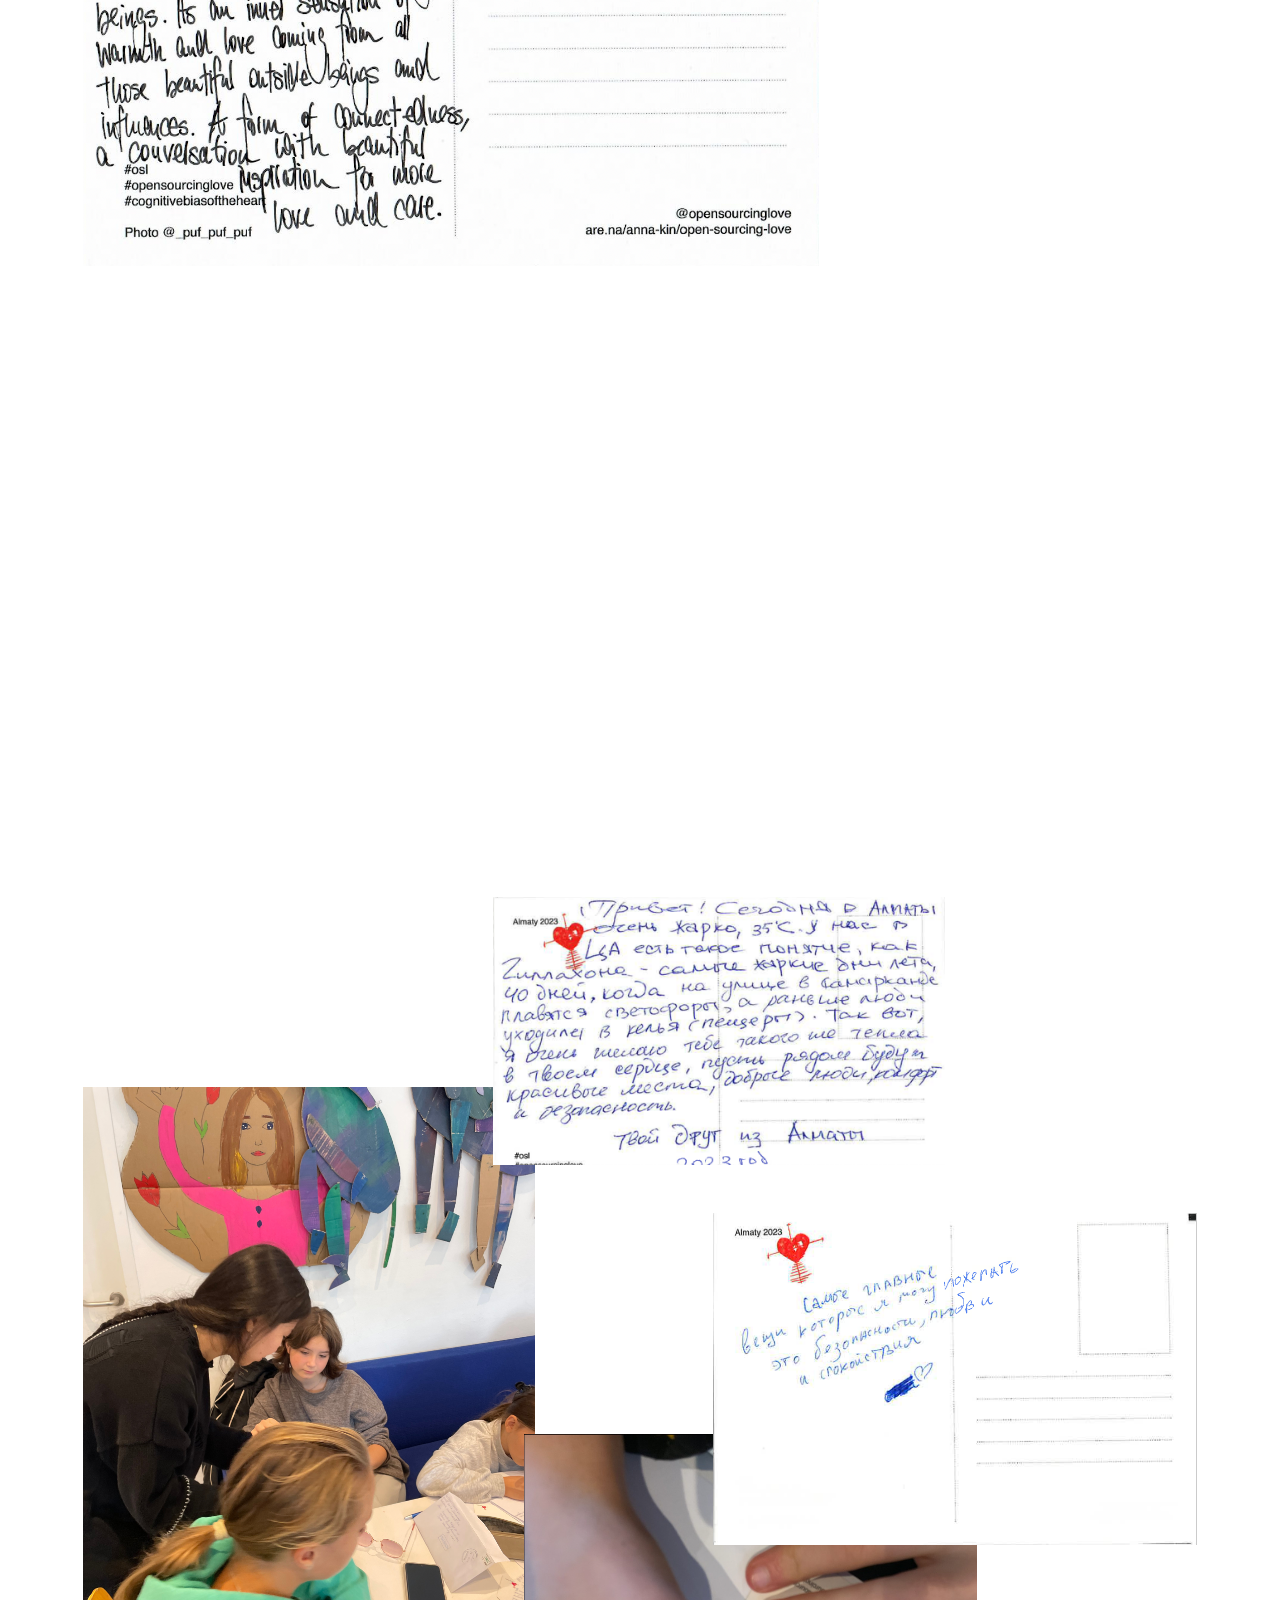
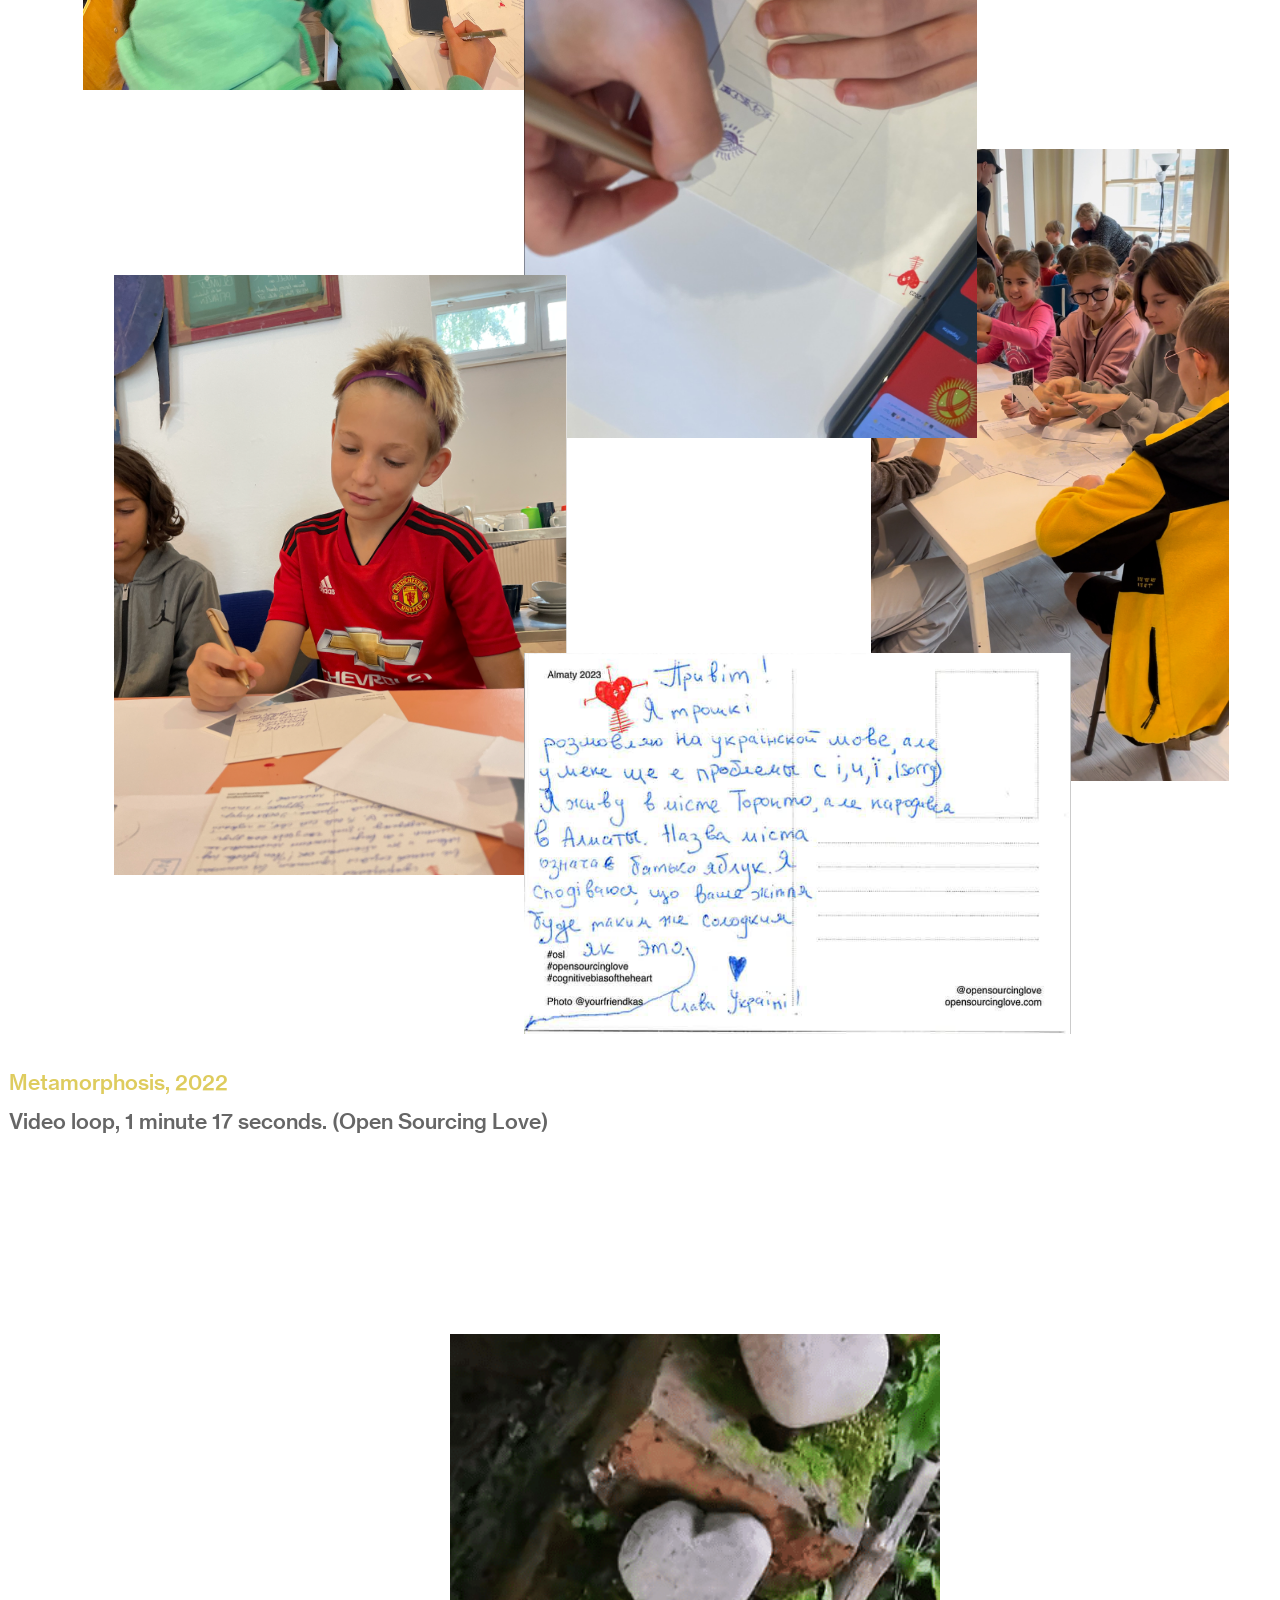
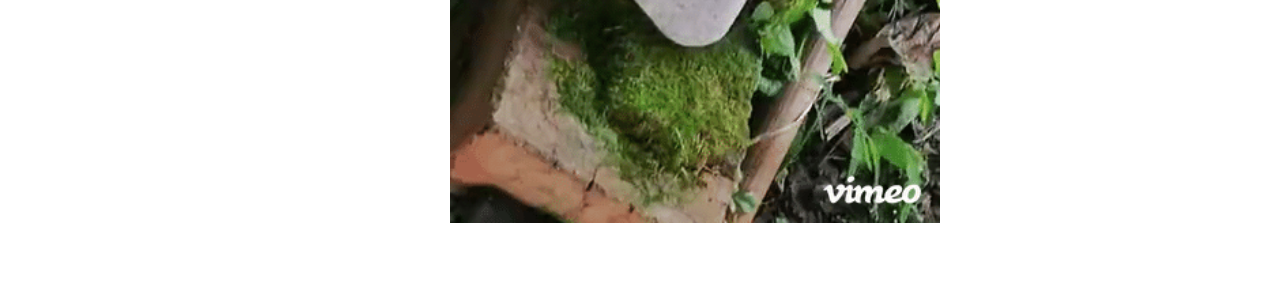
<file: workshops/index.html>
<!doctype html><html lang="en" data-predefined-style="true" data-css-presets="true" data-css-preset><head><base href="../"><meta charset="utf-8"><meta name="viewport" content="width=device-width,initial-scale=1"><title>Anna Kin — workshops</title><meta name="description" content="This portfolio consists of the recent artworks of Anna Kin."><link rel="icon" href="assets/a17ee777631398783863.ico"><link rel="stylesheet" href="style.css?v=2"><link rel="stylesheet" href="original.css?v=2"><link rel="stylesheet" href="mirror.css?v=2"><script src="mirror.js?v=2" defer></script></head><body class="feed"><header id="top-navigation" local-style="23669130"><bodycopy class="content content_padding"><div grid-row="" grid-pad="0" grid-gutter="0" grid-responsive="">
	<div grid-col="x12" grid-pad="0"><div style="text-align: center"><div style="text-align: center"><h2><a href="publications.html" rel="history">publications</a> &nbsp; <a href="exhibitions.html" rel="history">exhibitions</a> &nbsp; <a href="workshops.html" rel="history">workshops</a> &nbsp; <a href="music.html" rel="history">music</a> &nbsp; <a href="Performance.html" rel="history">performance</a> &nbsp; <a href="film.html" rel="history">films</a> &nbsp;</h2></div></div><br>

<small></small></div>
</div></bodycopy><style>[local-style="23669130"] .container_width {
}

[local-style="23669130"] body {
	background-color: initial /*!variable_defaults*/;
}

[local-style="23669130"] .backdrop {
}

[local-style="23669130"] .page {
}

[local-style="23669130"] .page_background {
	background-color: transparent /*!page_container_bgcolor*/;
}

[local-style="23669130"] .content_padding {
	padding-top: 1rem /*!main_margin*/;
}

[data-predefined-style="true"] [local-style="23669130"] bodycopy {
}

[data-predefined-style="true"] [local-style="23669130"] bodycopy a {
}

[data-predefined-style="true"] [local-style="23669130"] h1 {
}

[data-predefined-style="true"] [local-style="23669130"] h1 a {
}

[data-predefined-style="true"] [local-style="23669130"] h2 {
	font-size: 1.9rem;
	line-height: 2;
}

[data-predefined-style="true"] [local-style="23669130"] h2 a {
}

[data-predefined-style="true"] [local-style="23669130"] small {
}

[data-predefined-style="true"] [local-style="23669130"] small a {
}

[data-predefined-style="true"] [local-style="23669130"] bodycopy a:hover {
}

[data-predefined-style="true"] [local-style="23669130"] h1 a:hover {
}

[data-predefined-style="true"] [local-style="23669130"] h2 a:hover {
}

[data-predefined-style="true"] [local-style="23669130"] small a:hover {
}</style></header><button id="menu-toggle" aria-label="Open menu" aria-expanded="false">☰</button><nav id="mirror-menu" hidden><button id="menu-close" aria-label="Close menu">×</button><a href="about.html">about</a><a href="exhibitions.html">exhibitions</a><a href="workshops.html">workshops</a><a href="music.html">music</a><a href="Performance.html">performance</a><a href="film.html">film</a><a href="publications.html">publications</a></nav><main><section class="page_container" local-style="23669125" id="workshops"><div class="page container container_width"><bodycopy class="bodycopy content content_padding"><div class="page_content clearfix"><br><br>
<br>
<br>
<div style="text-align: left;"><span style="color: #000;"><i><a href="https://osl.rf.gd/" target="_blank">OpenSourcingLove</a></i>–<br>
<br></span><h2><span style="color: #000;">collaborative crowdsource project created together w/Aigerim Tumenbay. It’s idea based on the concept of cognitive bias. By definition: “a systematic error in thinking that occurs when people are processing information. Frequent result of one’s brain’s attepmt to simplify information processing.” <br></span></h2><span style="color: #000;">
<br></span><h2><span style="color: #000;">Background story: Last summer, me and my friend started simultaneously noticing lots of heart shapes everywhere we went. Upon sharing them on social media, we began to receive more pictures from friends and strangers even, so we created a profile on <a href="https://www.are.na/anna-kin/open-sourcing-love" target="_blank"><span style="color: #fff;">are.na</span></a>,and lots of people all around the world have contributed improvements to its design and functionality. Our worldwide #opensourcinglove movement, also known as #osl can be followed on <a href="https://www.instagram.com/opensourcinglove/" target="_blank"><span style="color: #fff;">instagram</span></a>.&nbsp;</span></h2><br>
<br></div><div class="image-gallery" data-gallery="%7B%22mode_id%22%3A3%2C%22gallery_instance_id%22%3A1%2C%22name%22%3A%22Justify%22%2C%22path%22%3A%22justify%22%2C%22data%22%3A%7B%22image_padding%22%3A2%2C%22row_height%22%3A20%2C%22variation_index%22%3A0%2C%22variation%22%3A0%2C%22variation_mode%22%3A0%2C%22variation_seed%22%3A0%2C%22responsive%22%3Atrue%2C%22meta_data%22%3A%7B%7D%2C%22mobile_data%22%3A%7B%22image_padding%22%3A1%2C%22row_height%22%3A60%2C%22separate_mobile_view%22%3Afalse%7D%2C%22captions%22%3Atrue%7D%7D">
<img loading="lazy" decoding="async" width="2935" height="3957" width_o="2935" height_o="3957" src="assets/web/ac3460e9357ae2d19920.jpg" data-mid="131123396" border="0" />
<img loading="lazy" decoding="async" width="3024" height="3777" width_o="3024" height_o="3777" src="assets/cde91a648bcd323b3a88.jpeg" data-mid="131121808" border="0" />
<img loading="lazy" decoding="async" width="3024" height="4032" width_o="3024" height_o="4032" src="assets/505188802871d8f1b95f.jpeg" data-mid="131121947" border="0" />
<img loading="lazy" decoding="async" width="3024" height="4032" width_o="3024" height_o="4032" src="assets/76552f614bf9f27ecd57.jpg" data-mid="131119285" border="0" />
<img loading="lazy" decoding="async" width="2245" height="1684" width_o="2245" height_o="1684" src="assets/web/4220c1d22ce7dda2b81b.jpg" data-mid="131122371" border="0" />
<img loading="lazy" decoding="async" width="3024" height="4032" width_o="3024" height_o="4032" src="assets/5ab7051f9f8dda54fb13.jpeg" data-mid="131120375" border="0" />
<img loading="lazy" decoding="async" width="750" height="1334" width_o="750" height_o="1334" src="assets/cecd76acea586b429c8d.png" data-mid="131122010" border="0" />
<img loading="lazy" decoding="async" width="3024" height="4032" width_o="3024" height_o="4032" src="assets/c0b8c76a184d913c41c5.jpg" data-mid="131119282" border="0" />
<img loading="lazy" decoding="async" width="3024" height="4032" width_o="3024" height_o="4032" src="assets/1a036e9d560efb8d2ed4.JPG" data-mid="131119518" border="0" />
<img loading="lazy" decoding="async" width="3024" height="4032" width_o="3024" height_o="4032" src="assets/d4a6dd6446467866015e.jpg" data-mid="131119287" border="0" />
</div><br>//
<br><h1><a href="https://drive.google.com/drive/u/4/home" target="_blank"></a><a href="https://missread.com/event/waves-radio-as-collective-imagination/">Waves: Radio as Collective Imagination</a><br></h1>
<br><h2><span style="color: #fff;"><a href="https://drive.google.com/drive/u/4/home" target="_blank">offline publication, mentioned as an Open Sourcing Love artist collective founder, contributor.&nbsp;2024 Nov, Berlin, Germany</a></span><br></h2>
<br>
<div class="image-gallery" data-gallery="%7B%22mode_id%22%3A4%2C%22gallery_instance_id%22%3A2%2C%22name%22%3A%22Montessori%22%2C%22path%22%3A%22montessori%22%2C%22data%22%3A%7B%22height%22%3A45.34715525554484%2C%22lowest_y%22%3A0%2C%22max_y%22%3A45.34715525554484%2C%22responsive%22%3Afalse%2C%22image_padding%22%3A2%2C%22snap_to_grid%22%3Atrue%2C%22user_interactive%22%3Afalse%2C%22zero_height%22%3Afalse%2C%22mobile_data%22%3A%7B%22columns%22%3A2%2C%22column_size%22%3A11%2C%22image_padding%22%3A1%2C%22mobile_design_path%22%3A%22columns%22%2C%22separate_mobile_view%22%3Atrue%7D%2C%22meta_data%22%3A%7B%220%22%3A%7B%22width%22%3A27.5%2C%22x%22%3A15%2C%22y%22%3A0%2C%22z%22%3A1%7D%2C%221%22%3A%7B%22width%22%3A30%2C%22x%22%3A55%2C%22y%22%3A2.5%2C%22z%22%3A2%7D%7D%2C%22captions%22%3Atrue%7D%7D">
<img loading="lazy" decoding="async" width="1037" height="1710" width_o="1037" height_o="1710" src="assets/c4fb0bde01693b9de692.png" data-mid="238419238" border="0" />
<img loading="lazy" decoding="async" width="3024" height="4032" width_o="3024" height_o="4032" src="assets/d4fe8bd10bf19b68c84e.jpeg" data-mid="238392071" border="0" />
</div><br><br>
//
<br><h1><a href="https://drive.google.com/drive/u/4/home" target="_blank">OSL zine</a><br></h1>
 <br>
<h2>Published with a support of British Council, presented in the frame of Styq decentralised city festival.  19 June 2022, Almaty<br></h2> <br>
<br><div class="image-gallery" data-gallery="%7B%22mode_id%22%3A6%2C%22gallery_instance_id%22%3A3%2C%22name%22%3A%22Slideshow%22%2C%22path%22%3A%22slideshow%22%2C%22data%22%3A%7B%22autoplay%22%3Atrue%2C%22autoplaySpeed%22%3A2.5%2C%22speed%22%3A0.5%2C%22arrows%22%3Atrue%2C%22transition-type%22%3A%22slide%22%2C%22constrain_height%22%3Atrue%2C%22image_vertical_align%22%3A%22middle%22%2C%22image_horizontal_align%22%3A%22middle%22%2C%22image_alignment%22%3A%22image_middle_middle%22%2C%22mobile_data%22%3A%7B%22separate_mobile_view%22%3Afalse%7D%2C%22meta_data%22%3A%7B%7D%2C%22captions%22%3Atrue%7D%7D">
<img loading="lazy" decoding="async" width="1400" height="1050" width_o="1400" height_o="1050" src="assets/cc6d9c672f27a80eb16e.jpg" data-mid="207058750" border="0" data-scale="84"/>
<img loading="lazy" decoding="async" width="3387" height="2390" width_o="3387" height_o="2390" src="assets/a01d5959dc6e132e7236.jpg" data-mid="207058819" border="0" />
<img loading="lazy" decoding="async" width="3369" height="2388" width_o="3369" height_o="2388" src="assets/b89a2b36b9c5045762c3.jpg" data-mid="207058818" border="0" />
<img loading="lazy" decoding="async" width="3388" height="2390" width_o="3388" height_o="2390" src="assets/77e59c995c6f283291e1.jpg" data-mid="207058821" border="0" />
<img loading="lazy" decoding="async" width="3388" height="2390" width_o="3388" height_o="2390" src="assets/4e1acc5a8c2396bc3a67.jpg" data-mid="207058820" border="0" />
</div><br>
<br>
<h2>//<br>
</h2><h1><a href="https://schoolofcommons.org/events/love-and-solidarity-workshop" target="_blank">Love and Solidarity Weekend</a></h1><h2>&nbsp;- a cycle of events, where we suggested letter writing practice as a form of expressing solidarity and support. The project employs a letter-writing format and the artifact of a letter as a tool for reflection and a symbol of self-love. We believe that writing love letters is an inspiring action capable of motivating people to engage in positive change, especially amidst the challenging times we are experiencing worldwide. We consider it a powerful means to raise awareness about society’s issues and challenges. Through sharing personal stories, insights, and perspectives in these letters, we aspire to document significant shifts in our shared comprehension of the world, raise awareness, and connect with the vibrant energy of individuals contributing to the change toward a more conscious generation.<br>
<br>
<br>
Our love-solidarity letter writing and recording session, featuring postcard cover images of Open Sourcing Love artworks, took place at the Goethe Institut in Kazakhstan, continued during the Missread Art Book Pre-Fair program in Berlin and concluded at the Neue Nachbarschaft Moabit center, where letters from our workshop were handed to kids from Ukrainian at-risk families.</h2><br>
<br><div class="image-gallery" data-gallery="%7B%22mode_id%22%3A3%2C%22gallery_instance_id%22%3A4%2C%22name%22%3A%22Justify%22%2C%22path%22%3A%22justify%22%2C%22data%22%3A%7B%22image_padding%22%3A%220.5%22%2C%22row_height%22%3A%2242%22%2C%22variation_index%22%3A%222%22%2C%22variation%22%3A66.7%2C%22variation_mode%22%3A2%2C%22variation_seed%22%3A1%2C%22responsive%22%3Atrue%2C%22meta_data%22%3A%7B%7D%2C%22mobile_data%22%3A%7B%22image_padding%22%3A1%2C%22row_height%22%3A60%2C%22separate_mobile_view%22%3Afalse%7D%2C%22captions%22%3Atrue%7D%7D">
<img loading="lazy" decoding="async" width="3888" height="5184" width_o="3888" height_o="5184" src="assets/bdaefc59750815049db9.JPG" data-mid="206963560" border="0" />
<img loading="lazy" decoding="async" width="3888" height="5184" width_o="3888" height_o="5184" src="assets/e4b66ea499a2ba5d0d6f.JPG" data-mid="206963556" border="0" />
<img loading="lazy" decoding="async" width="3888" height="5184" width_o="3888" height_o="5184" src="assets/7105be34a79c2736dd8e.JPG" data-mid="206963558" border="0" />
<img loading="lazy" decoding="async" width="5184" height="3888" width_o="5184" height_o="3888" src="assets/7dbfe0d8209fb19f86c0.JPG" data-mid="206963539" border="0" />
<img loading="lazy" decoding="async" width="1334" height="936" width_o="1334" height_o="936" src="assets/fd9358461ee0930163ff.png" data-mid="206963668" border="0" />
<img loading="lazy" decoding="async" width="3888" height="5184" width_o="3888" height_o="5184" src="assets/4b4bfb1fd246b0a2fb2a.JPG" data-mid="206963548" border="0" />
<img loading="lazy" decoding="async" width="5184" height="3888" width_o="5184" height_o="3888" src="assets/200f37ca714cfe5396f7.JPG" data-mid="206963576" border="0" />
<img loading="lazy" decoding="async" width="3888" height="5184" width_o="3888" height_o="5184" src="assets/71ecd0d68a3885937701.JPG" data-mid="206963557" border="0" />
<img loading="lazy" decoding="async" width="1076" height="780" width_o="1076" height_o="780" src="assets/12f781ed486a961abfa9.png" data-mid="206963670" border="0" />
<img loading="lazy" decoding="async" width="3888" height="5184" width_o="3888" height_o="5184" src="assets/bee8d8882188539a083e.JPG" data-mid="206963592" border="0" />
</div><br>
<h1><a href="https://schoolofcommons.org/program/labs/there-there" target="_blank">Open Sourcing Love – Love and Solidarity Workshop</a></h1><h2>Contributors: Open Sourcing Love artist collective, There There<br>
Event:&nbsp;<a href="https://missread.com/program/annual-calendar/"><i><span style="color: #ffbf00;">Missread Art Book Fair, Miss Read x lumbung radio Prefair Program</span></i> <br>Organized by Station of Commons, Missread,</a> HKW<br>Dates: 17-21 September 2023 <br>Venue: Gerichtstrasse 45, Berlin<br>
<span style="color: #ffbf00;"><span style="color: rgb(255, 191, 0);"><i><a href="https://soundcloud.com/anazabanga/open-sourcing-love-live-from-berlin?si=c2bf90c9e46a4ba7a4fd22f9a6e77dfe&amp;utm_source=clipboard&amp;utm_medium=text&amp;utm_campaign=social_sharing" target="_blank">Link to the episode</a></i><br></span></span><br>At this event we suggested love letter writing practices as a form of healing, after we invited participants to recite their letters for a live stream at lumbung radio, <a href="https://soundcloud.com/anjakin/open-sourcing-love-live-from-berlin?si=dab211874f9c4964827d4b01621cdebd&amp;utm_source=clipboard&amp;utm_medium=text&amp;utm_campaign=social_sharing" target="_blank">here</a> you can listen to some extracts.<br>
<br>
We believe that letters written during turbulent times can become valuable historical documents. They provide a personal perspective on events, emotions, and experiences that might not be captured in official records. These letters can serve as primary sources for future generations, helping them understand the impact of these times on individuals and communities. Love &amp; Solidarity Workshop is an emotional journey created to build up a connection with the community where love and solidarity reign.</h2><br>
<br>
<br>
<br><div class="image-gallery" data-gallery="%7B%22mode_id%22%3A4%2C%22gallery_instance_id%22%3A5%2C%22name%22%3A%22Montessori%22%2C%22path%22%3A%22montessori%22%2C%22data%22%3A%7B%22height%22%3A124.9703557312253%2C%22lowest_y%22%3A0%2C%22max_y%22%3A124.9703557312253%2C%22responsive%22%3Atrue%2C%22image_padding%22%3A2%2C%22snap_to_grid%22%3Atrue%2C%22user_interactive%22%3Afalse%2C%22zero_height%22%3Afalse%2C%22mobile_data%22%3A%7B%22columns%22%3A2%2C%22column_size%22%3A11%2C%22image_padding%22%3A1%2C%22mobile_design_path%22%3A%22columns%22%2C%22separate_mobile_view%22%3Atrue%7D%2C%22meta_data%22%3A%7B%220%22%3A%7B%22width%22%3A60%2C%22x%22%3A5%2C%22y%22%3A50%2C%22z%22%3A1%7D%2C%221%22%3A%7B%22width%22%3A32.5%2C%22x%22%3A55%2C%22y%22%3A0%2C%22z%22%3A2%7D%2C%222%22%3A%7B%22width%22%3A22.5%2C%22x%22%3A2.5%2C%22y%22%3A30%2C%22z%22%3A3%7D%2C%223%22%3A%7B%22width%22%3A30%2C%22x%22%3A25%2C%22y%22%3A15%2C%22z%22%3A4%7D%2C%224%22%3A%7B%22width%22%3A35%2C%22x%22%3A12.5%2C%22y%22%3A2.5%2C%22z%22%3A5%7D%2C%225%22%3A%7B%22width%22%3A45%2C%22x%22%3A52.5%2C%22y%22%3A32.5%2C%22z%22%3A6%7D%2C%226%22%3A%7B%22width%22%3A30%2C%22x%22%3A67.5%2C%22y%22%3A102.5%2C%22z%22%3A7%7D%2C%227%22%3A%7B%22width%22%3A32.5%2C%22x%22%3A40%2C%22y%22%3A70%2C%22z%22%3A8%7D%7D%2C%22captions%22%3Atrue%7D%7D">
<img loading="lazy" decoding="async" width="1300" height="914" width_o="1300" height_o="914" src="assets/0945f9f663f3d28495fe.png" data-mid="206963957" border="0" />
<img loading="lazy" decoding="async" width="960" height="1280" width_o="960" height_o="1280" src="assets/0da943333496c4ee47b8.JPG" data-mid="206963864" border="0" />
<img loading="lazy" decoding="async" width="1284" height="926" width_o="1284" height_o="926" src="assets/3612aefd0516c8b1b9c5.png" data-mid="206963958" border="0" />
<img loading="lazy" decoding="async" width="960" height="1280" width_o="960" height_o="1280" src="assets/bf662aa2e8138e53f7a8.JPG" data-mid="206963883" border="0" />
<img loading="lazy" decoding="async" width="1268" height="926" width_o="1268" height_o="926" src="assets/beed7fb0464e9808343c.png" data-mid="206963959" border="0" />
<img loading="lazy" decoding="async" width="1244" height="960" width_o="1244" height_o="960" src="assets/28f0d7d5214f13c853a8.png" data-mid="206963956" border="0" />
<img loading="lazy" decoding="async" width="2024" height="1516" width_o="2024" height_o="1516" src="assets/web/9eab871e651fbcf720d8.jpg" data-mid="206963866" border="0" />
<img loading="lazy" decoding="async" width="682" height="886" width_o="682" height_o="886" src="assets/9ea6ebdcfad248e77132.png" data-mid="206963995" border="0" />
</div><br>
<br>
<h2>OpenSourcingLove – Love and Solidarity Workshop hosted by Open Sourcing Love artist collective with the support of the Goethe Institut in Kasachstan, at the Neue Nachbarschaft Moabit center, Berlin <br>
23 Sep 2023</h2><br>
<br>
<br>
<br><div class="image-gallery" data-gallery="%7B%22mode_id%22%3A4%2C%22gallery_instance_id%22%3A6%2C%22name%22%3A%22Montessori%22%2C%22path%22%3A%22montessori%22%2C%22data%22%3A%7B%22height%22%3A138.80872483221475%2C%22lowest_y%22%3A0%2C%22max_y%22%3A138.80872483221475%2C%22responsive%22%3Afalse%2C%22image_padding%22%3A2%2C%22snap_to_grid%22%3Atrue%2C%22user_interactive%22%3Afalse%2C%22zero_height%22%3Afalse%2C%22mobile_data%22%3A%7B%22columns%22%3A2%2C%22column_size%22%3A11%2C%22image_padding%22%3A1%2C%22mobile_design_path%22%3A%22columns%22%2C%22separate_mobile_view%22%3Atrue%7D%2C%22meta_data%22%3A%7B%220%22%3A%7B%22width%22%3A37.5%2C%22x%22%3A5%2C%22y%22%3A15%2C%22z%22%3A1%7D%2C%221%22%3A%7B%22width%22%3A37.5%2C%22x%22%3A37.5%2C%22y%22%3A0%2C%22z%22%3A2%7D%2C%222%22%3A%7B%22width%22%3A30%2C%22x%22%3A67.5%2C%22y%22%3A67.5%2C%22z%22%3A3%7D%2C%223%22%3A%7B%22width%22%3A37.5%2C%22x%22%3A40%2C%22y%22%3A42.5%2C%22z%22%3A4%7D%2C%224%22%3A%7B%22width%22%3A37.5%2C%22x%22%3A7.5%2C%22y%22%3A77.5%2C%22z%22%3A5%7D%2C%225%22%3A%7B%22width%22%3A40%2C%22x%22%3A55%2C%22y%22%3A25%2C%22z%22%3A6%7D%2C%226%22%3A%7B%22width%22%3A45%2C%22x%22%3A40%2C%22y%22%3A107.5%2C%22z%22%3A7%7D%7D%2C%22captions%22%3Atrue%7D%7D">
<img loading="lazy" decoding="async" width="3024" height="4032" width_o="3024" height_o="4032" src="assets/a200bd3a91c8d6acf093.JPG" data-mid="207053820" border="0" />
<img loading="lazy" decoding="async" width="1092" height="646" width_o="1092" height_o="646" src="assets/468bc63126b7d259d4df.png" data-mid="207054273" border="0" />
<img loading="lazy" decoding="async" width="1125" height="1989" width_o="1125" height_o="1989" src="assets/1204c951b65daee414db.PNG" data-mid="207053824" border="0" />
<img loading="lazy" decoding="async" width="1416" height="1892" width_o="1416" height_o="1892" src="assets/web/d377133bcbdf9684d230.jpg" data-mid="206966752" border="0" />
<img loading="lazy" decoding="async" width="1132" height="1502" width_o="1132" height_o="1502" src="assets/7c2bc27bcd79660ebf62.png" data-mid="206966489" border="0" />
<img loading="lazy" decoding="async" width="894" height="614" width_o="894" height_o="614" src="assets/e059687e7c57d032fe1e.png" data-mid="207054275" border="0" />
<img loading="lazy" decoding="async" width="894" height="622" width_o="894" height_o="622" src="assets/2fb9196d36883041842c.png" data-mid="207054276" border="0" />
</div><h2>//</h2><h1><a href="https://vimeo.com/799779799" target="_blank">Metamorphosis, 2022</a>
</h1><h1>Video loop, 1 minute 17 seconds. (Open Sourcing Love)</h1><h2><br>edit: Aigerim Tumenbay <br>sound art: Anna Kin <br>The artwork were presented on 9th of October 2022 in Gallery 263, Cambridge, MA<br>
<br>Shapeshifting pop-up group show &amp; joint performance piece curated by Maya Rubio &amp; Gabi Abrao<br></h2>
<br>
<br>
<div grid-row="" grid-pad="6" grid-gutter="12">
	<div grid-col="4" grid-pad="6"></div>
	<div grid-col="5" grid-pad="6" class=""><img loading="lazy" decoding="async" width="360" height="360" width_o="360" height_o="360" src="assets/3856267e1bc84327c2e0.gif" data-mid="207059160" border="0" data-scale="100"/></div>
	<div grid-col="3" grid-pad="6"></div>
</div><br><br></div></bodycopy></div><style>[local-style="23669125"] .container_width {
}

[local-style="23669125"] body {
	background-color: initial /*!variable_defaults*/;
}

[local-style="23669125"] .backdrop {
}

[local-style="23669125"] .page {
}

[local-style="23669125"] .page_background {
	background-color: #882424 /*!page_container_bgcolor*/;
}

[local-style="23669125"] .content_padding {
	padding-top: 0.9rem /*!main_margin*/;
	padding-bottom: 0.9rem /*!main_margin*/;
	padding-left: 0.9rem /*!main_margin*/;
	padding-right: 0.9rem /*!main_margin*/;
}

[data-predefined-style="true"] [local-style="23669125"] bodycopy {
	line-height: 0.9;
	color: rgba(255, 255, 255, 0.6);
	font-size: 2.3rem;
}

[data-predefined-style="true"] [local-style="23669125"] bodycopy a {
	color: rgba(203, 175, 0, 0.63);
}

[data-predefined-style="true"] [local-style="23669125"] h1 {
	line-height: 1.9;
}

[data-predefined-style="true"] [local-style="23669125"] h1 a {
}

[data-predefined-style="true"] [local-style="23669125"] h2 {
	font-size: 2rem;
	color: rgba(255, 255, 255, 0.85);
}

[data-predefined-style="true"] [local-style="23669125"] h2 a {
	color: rgba(255, 255, 255, 0.85);
}

[data-predefined-style="true"] [local-style="23669125"] small {
	font-size: 1.8rem;
	line-height: 0.8;
	color: rgba(255, 255, 255, 0.85);
}

[data-predefined-style="true"] [local-style="23669125"] small a {
	color: rgb(255, 255, 255);
}

[data-predefined-style="true"] [local-style="23669125"] bodycopy a:hover {
}

[data-predefined-style="true"] [local-style="23669125"] h1 a:hover {
}

[data-predefined-style="true"] [local-style="23669125"] h2 a:hover {
}

[data-predefined-style="true"] [local-style="23669125"] small a:hover {
}</style></section></main><dialog id="zoom"><button aria-label="Close image">×</button><img alt="Enlarged artwork"></dialog></body></html>
</file>
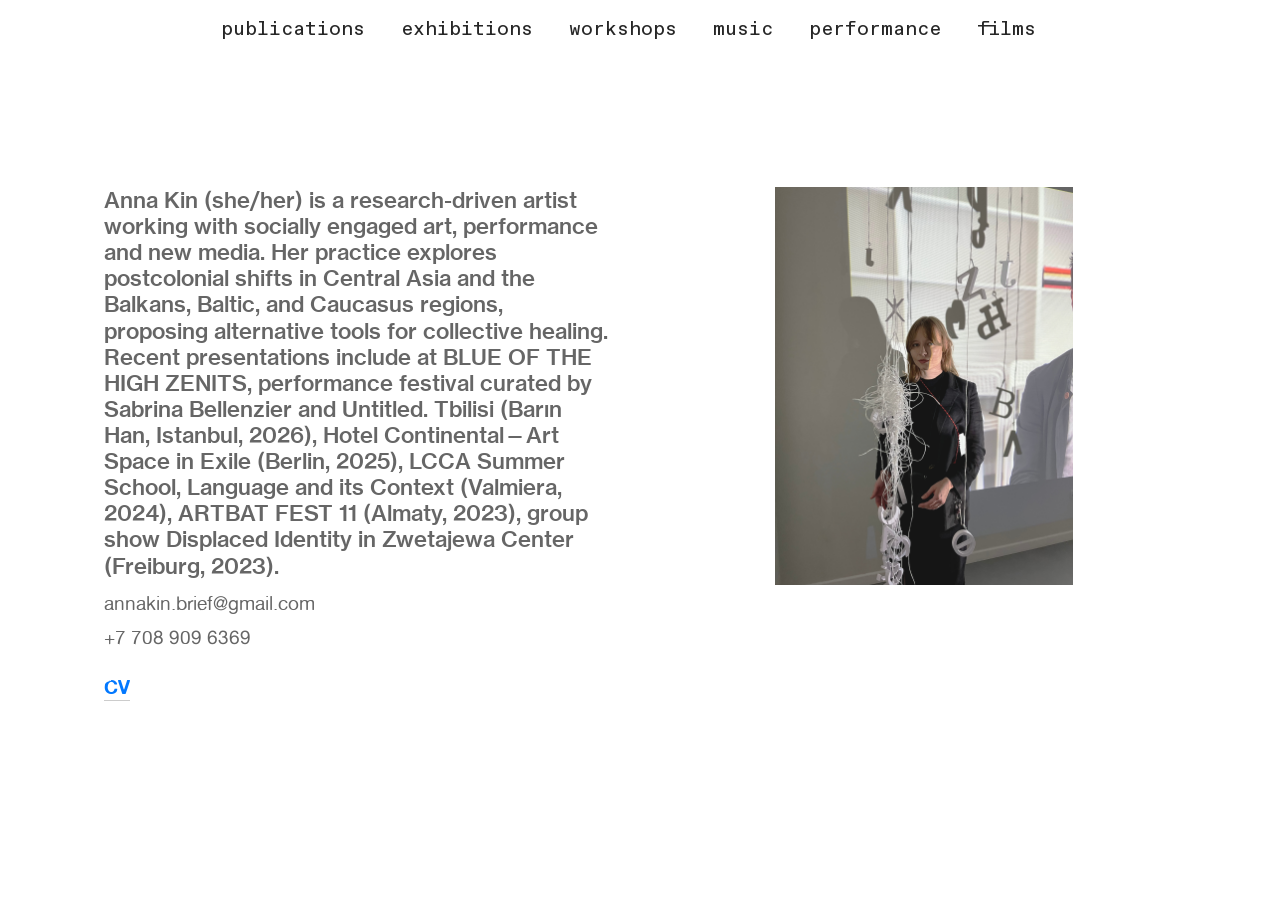
<file: about.html>
<!doctype html><html lang="en" data-predefined-style="true" data-css-presets="true" data-css-preset><head><meta charset="utf-8"><meta name="viewport" content="width=device-width,initial-scale=1"><title>Anna Kin — about</title><meta name="description" content="This portfolio consists of the recent artworks of Anna Kin."><link rel="icon" href="assets/a17ee777631398783863.ico"><link rel="stylesheet" href="style.css?v=2"><link rel="stylesheet" href="original.css?v=2"><link rel="stylesheet" href="mirror.css?v=2"><script src="mirror.js?v=2" defer></script></head><body class="feed"><header id="top-navigation" local-style="23669130"><bodycopy class="content content_padding"><div grid-row="" grid-pad="0" grid-gutter="0" grid-responsive="">
	<div grid-col="x12" grid-pad="0"><div style="text-align: center"><div style="text-align: center"><h2><a href="publications.html" rel="history">publications</a> &nbsp; <a href="exhibitions.html" rel="history">exhibitions</a> &nbsp; <a href="workshops.html" rel="history">workshops</a> &nbsp; <a href="music.html" rel="history">music</a> &nbsp; <a href="Performance.html" rel="history">performance</a> &nbsp; <a href="film.html" rel="history">films</a> &nbsp;</h2></div></div><br>

<small></small></div>
</div></bodycopy><style>[local-style="23669130"] .container_width {
}

[local-style="23669130"] body {
	background-color: initial /*!variable_defaults*/;
}

[local-style="23669130"] .backdrop {
}

[local-style="23669130"] .page {
}

[local-style="23669130"] .page_background {
	background-color: transparent /*!page_container_bgcolor*/;
}

[local-style="23669130"] .content_padding {
	padding-top: 1rem /*!main_margin*/;
}

[data-predefined-style="true"] [local-style="23669130"] bodycopy {
}

[data-predefined-style="true"] [local-style="23669130"] bodycopy a {
}

[data-predefined-style="true"] [local-style="23669130"] h1 {
}

[data-predefined-style="true"] [local-style="23669130"] h1 a {
}

[data-predefined-style="true"] [local-style="23669130"] h2 {
	font-size: 1.9rem;
	line-height: 2;
}

[data-predefined-style="true"] [local-style="23669130"] h2 a {
}

[data-predefined-style="true"] [local-style="23669130"] small {
}

[data-predefined-style="true"] [local-style="23669130"] small a {
}

[data-predefined-style="true"] [local-style="23669130"] bodycopy a:hover {
}

[data-predefined-style="true"] [local-style="23669130"] h1 a:hover {
}

[data-predefined-style="true"] [local-style="23669130"] h2 a:hover {
}

[data-predefined-style="true"] [local-style="23669130"] small a:hover {
}</style></header><button id="menu-toggle" aria-label="Open menu" aria-expanded="false">☰</button><nav id="mirror-menu" hidden><button id="menu-close" aria-label="Close menu">×</button><a href="about.html">about</a><a href="exhibitions.html">exhibitions</a><a href="workshops.html">workshops</a><a href="music.html">music</a><a href="Performance.html">performance</a><a href="film.html">film</a><a href="publications.html">publications</a></nav><main><section class="page_container" local-style="23669128" id="about"><div class="page container container_width"><bodycopy class="bodycopy content content_padding"><div class="page_content clearfix"><div grid-row="" grid-pad="6" grid-gutter="12">
	<div grid-col="x11" grid-pad="6" class="">
<h1>Anna Kin (she/her) is a research-driven artist working with socially engaged art, performance and new media. Her practice explores postcolonial shifts in Central Asia and the Balkans, Baltic, and Caucasus regions, proposing alternative tools for collective healing. Recent presentations include at BLUE OF THE HIGH ZENITS, performance festival curated by Sabrina Bellenzier and Untitled. Tbilisi (Barın Han, Istanbul, 2026), Hotel Continental—Art Space in Exile (Berlin, 2025), LCCA Summer School, Language and its Context (Valmiera, 2024), ARTBAT FEST 11 (Almaty, 2023), group show Displaced Identity in Zwetajewa Center (Freiburg, 2023).<br></h1><br>annakin.brief@gmail.com <br>
<br>
+7 708 909 6369<br>
<br>
<br>
<b><a href="https://docs.google.com/document/d/1amsGcHo529aUbqsrU2WfGs2Y3H0Q8c4hK-kNIRkjzw4/edit?usp=sharing" target="_blank"><span style="color: #0278ff;">CV</span></a></b><b><span style="color: #0278ff;"><a href="https://docs.google.com/document/d/1amsGcHo529aUbqsrU2WfGs2Y3H0Q8c4hK-kNIRkjzw4/edit?usp=sharing" target="_blank"></a></span></b></div>
	<div grid-col="x11" grid-pad="6"><div style="text-align: center"><img loading="eager" decoding="async" width="3024" height="4032" width_o="3024" height_o="4032" src="assets/39c6bfffe360e32ff62e.jpg" data-mid="246921263" border="0" data-scale="59"/></div><div style="text-align: right"><br></div>
<br></div>
</div><br></div></bodycopy></div><style>[local-style="23669128"] .container_width {
}

[local-style="23669128"] body {
	background-color: initial /*!variable_defaults*/;
}

[local-style="23669128"] .backdrop {
	width: 100% /*!background_cover*/;
}

[local-style="23669128"] .page {
	min-height: 100vh /*!page_height_100vh*/;
}

[local-style="23669128"] .page_background {
	background-color: #fff /*!page_container_bgcolor*/;
}

[local-style="23669128"] .content_padding {
	padding-top: 10rem /*!main_margin*/;
	padding-bottom: 10rem /*!main_margin*/;
	padding-left: 10rem /*!main_margin*/;
	padding-right: 10rem /*!main_margin*/;
}

[data-predefined-style="true"] [local-style="23669128"] bodycopy {
	line-height: 0.9;
	font-size: 1.8rem;
}

[data-predefined-style="true"] [local-style="23669128"] bodycopy a {
}

[data-predefined-style="true"] [local-style="23669128"] h1 {
	line-height: 1.2;
	font-size: 2.1rem;
}

[data-predefined-style="true"] [local-style="23669128"] h1 a {
}

[data-predefined-style="true"] [local-style="23669128"] h2 {
	font-size: 2.1rem;
}

[data-predefined-style="true"] [local-style="23669128"] h2 a {
}

[data-predefined-style="true"] [local-style="23669128"] small {
	color: rgba(0, 0, 0, 0.4);
}

[data-predefined-style="true"] [local-style="23669128"] small a {
	color: rgba(0, 0, 0, 0.4);
}

[local-style="23669128"] .container {
	align-items: center /*!vertical_middle*/;
	-webkit-align-items: center /*!vertical_middle*/;
}

[data-predefined-style="true"] [local-style="23669128"] bodycopy a:hover {
}

[data-predefined-style="true"] [local-style="23669128"] h1 a:hover {
}

[data-predefined-style="true"] [local-style="23669128"] h2 a:hover {
}

[data-predefined-style="true"] [local-style="23669128"] small a:hover {
}</style></section></main><dialog id="zoom"><button aria-label="Close image">×</button><img alt="Enlarged artwork"></dialog></body></html>
</file>
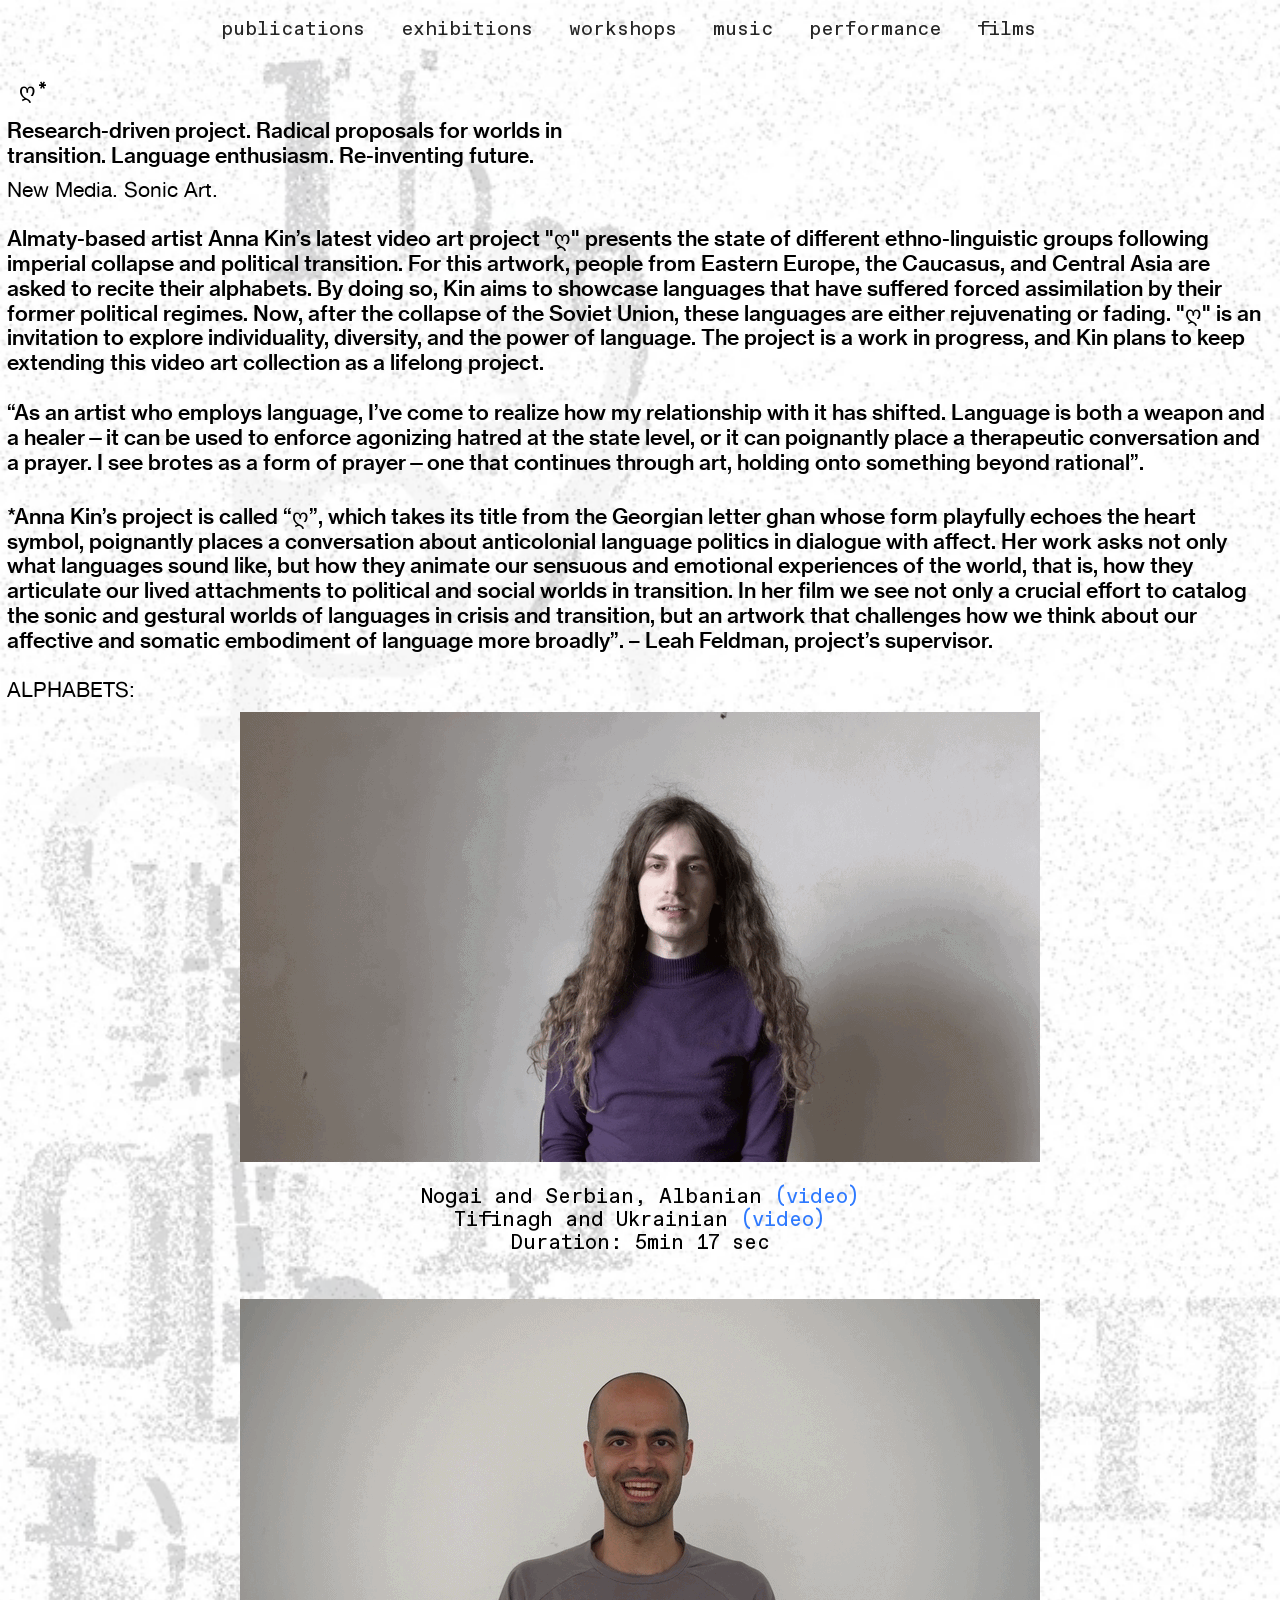
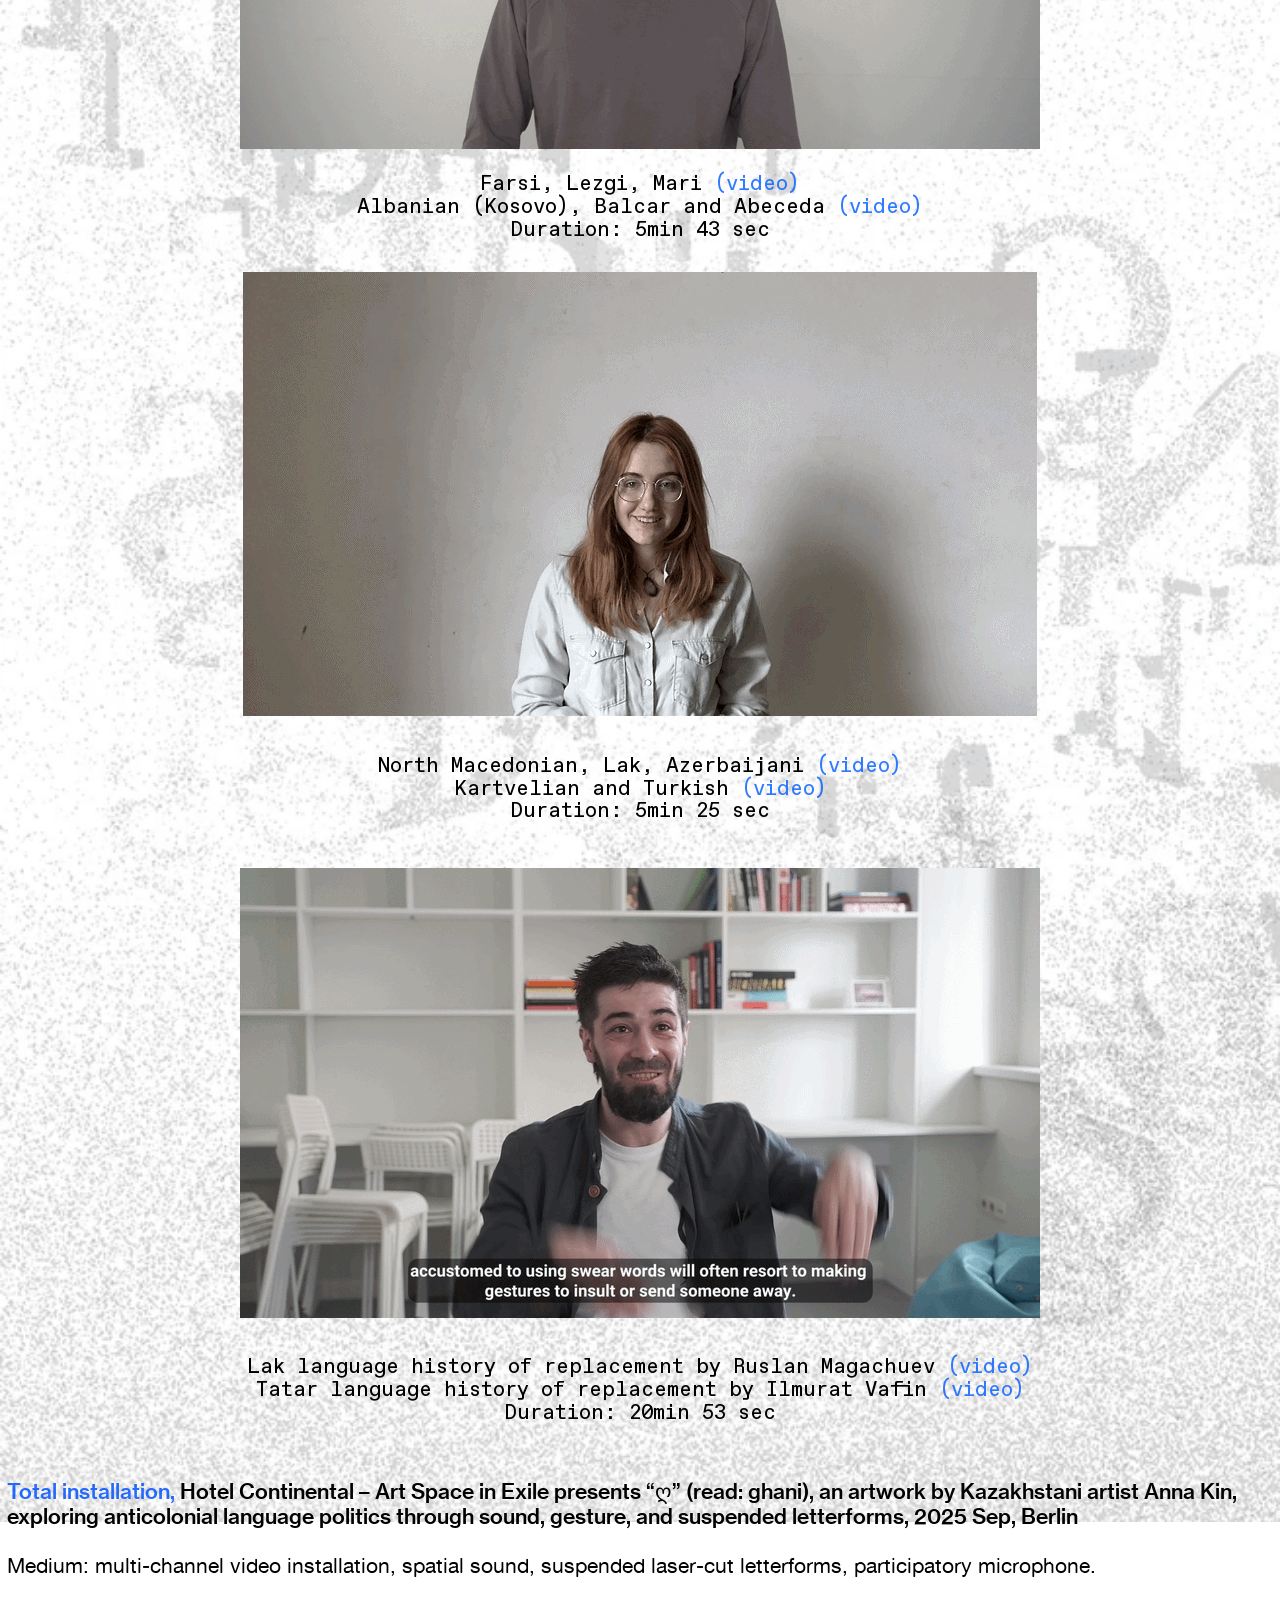
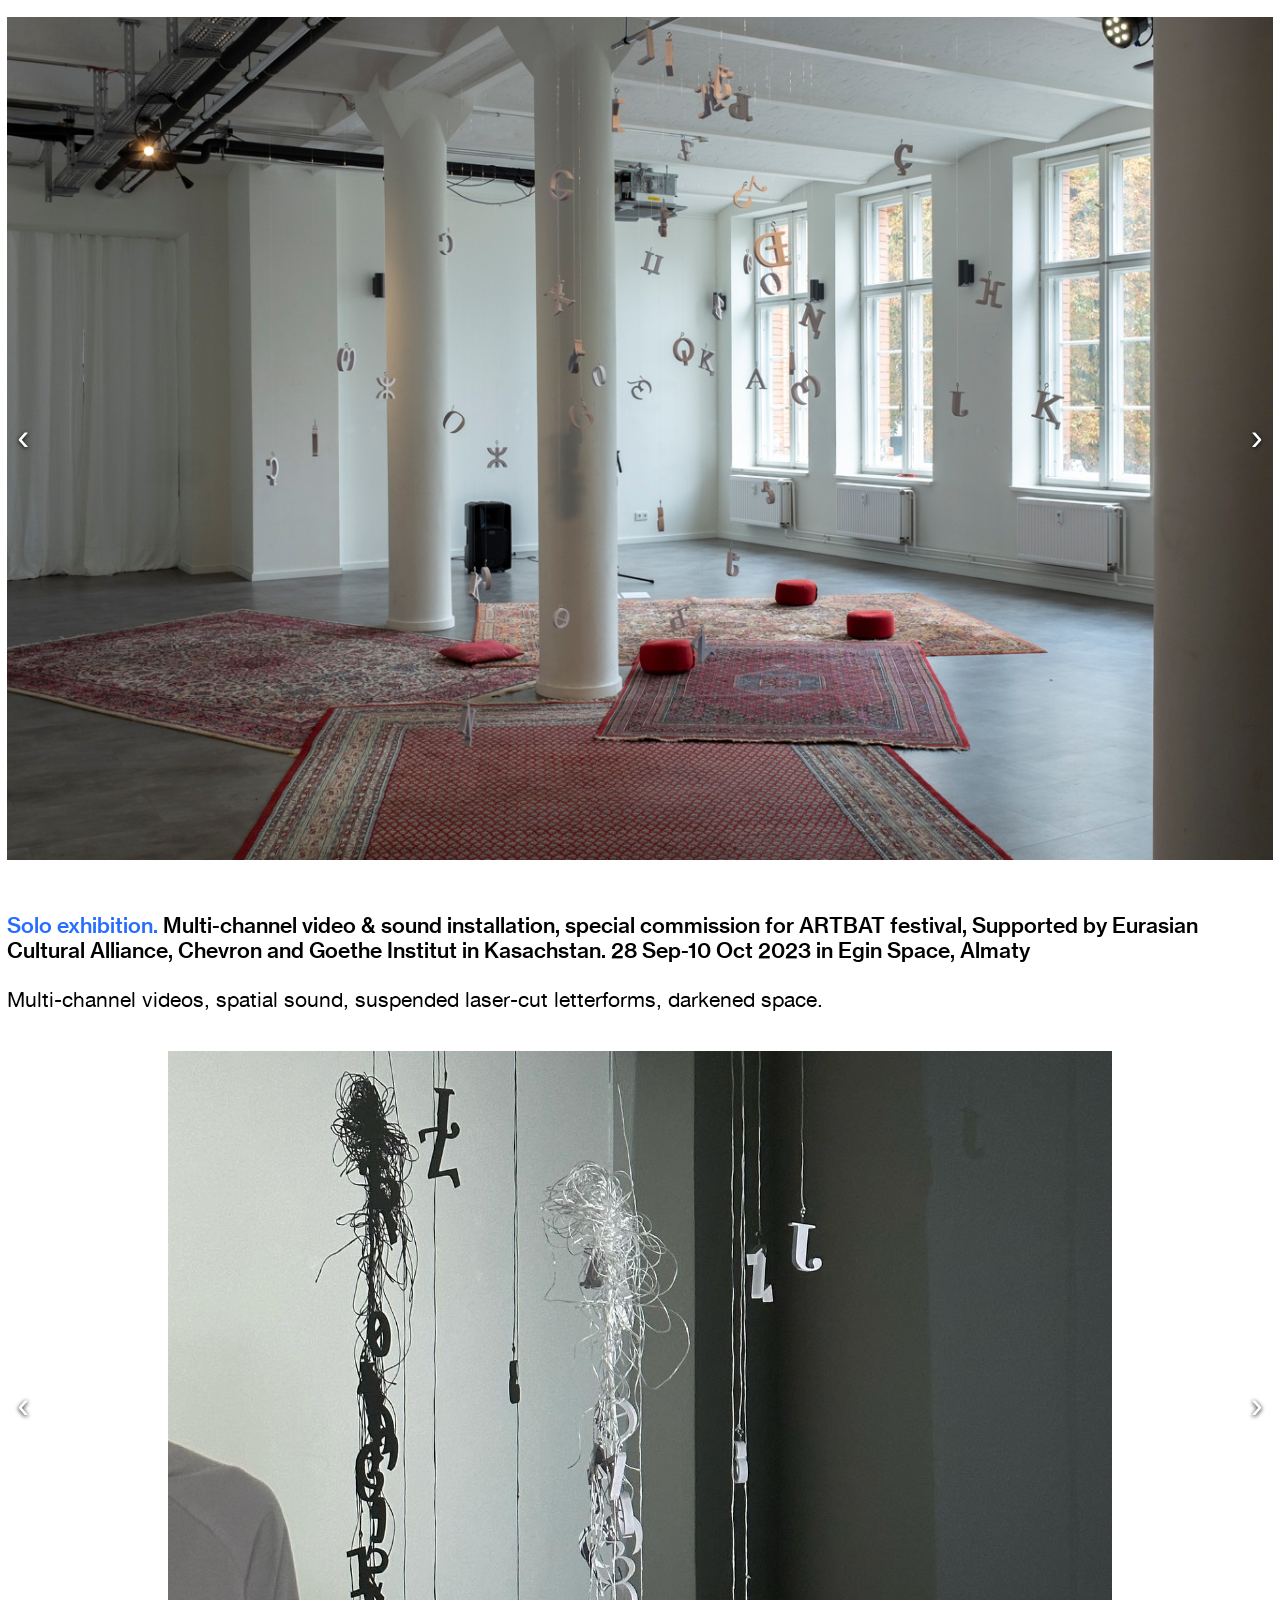
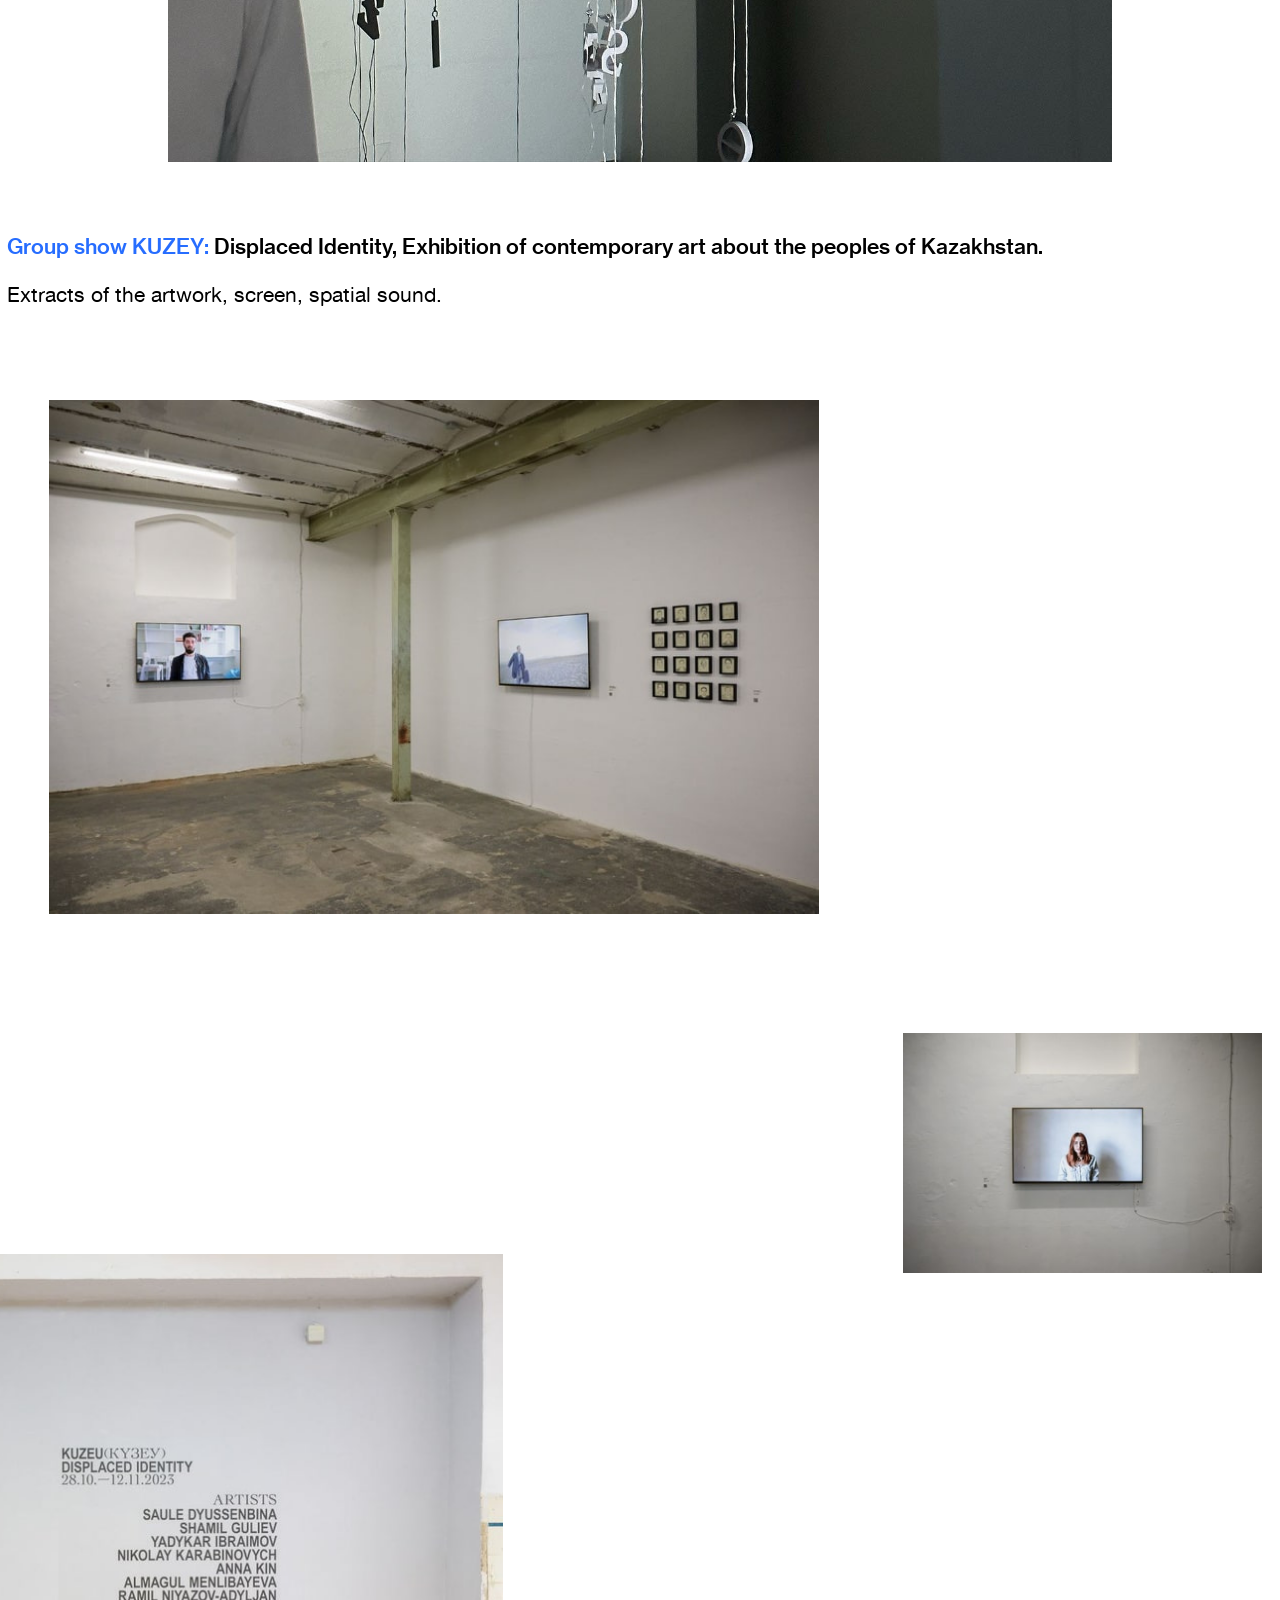
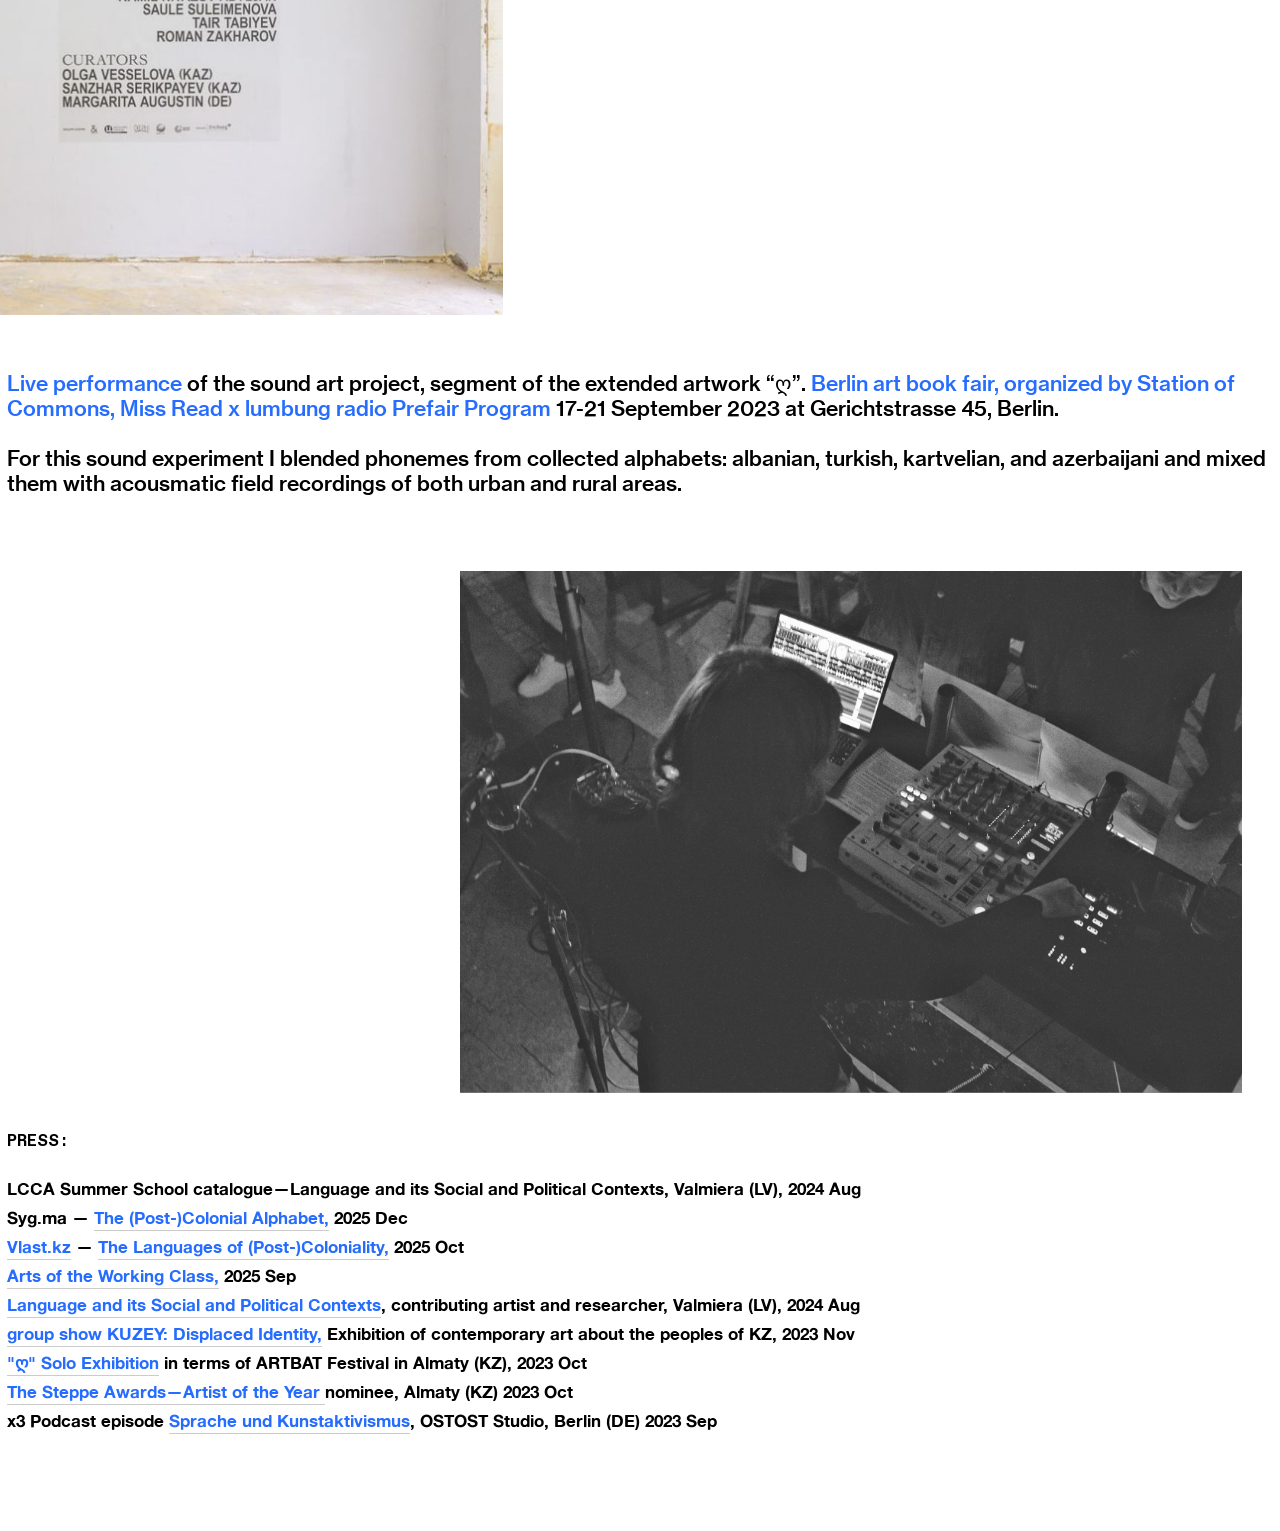
<file: exhibitions.html>
<!doctype html><html lang="en" data-predefined-style="true" data-css-presets="true" data-css-preset><head><meta charset="utf-8"><meta name="viewport" content="width=device-width,initial-scale=1"><title>Anna Kin — exhibitions</title><meta name="description" content="This portfolio consists of the recent artworks of Anna Kin."><link rel="icon" href="assets/a17ee777631398783863.ico"><link rel="stylesheet" href="style.css?v=2"><link rel="stylesheet" href="original.css?v=2"><link rel="stylesheet" href="mirror.css?v=2"><script src="mirror.js?v=2" defer></script></head><body class="feed"><header id="top-navigation" local-style="23669130"><bodycopy class="content content_padding"><div grid-row="" grid-pad="0" grid-gutter="0" grid-responsive="">
	<div grid-col="x12" grid-pad="0"><div style="text-align: center"><div style="text-align: center"><h2><a href="publications.html" rel="history">publications</a> &nbsp; <a href="exhibitions.html" rel="history">exhibitions</a> &nbsp; <a href="workshops.html" rel="history">workshops</a> &nbsp; <a href="music.html" rel="history">music</a> &nbsp; <a href="Performance.html" rel="history">performance</a> &nbsp; <a href="film.html" rel="history">films</a> &nbsp;</h2></div></div><br>

<small></small></div>
</div></bodycopy><style>[local-style="23669130"] .container_width {
}

[local-style="23669130"] body {
	background-color: initial /*!variable_defaults*/;
}

[local-style="23669130"] .backdrop {
}

[local-style="23669130"] .page {
}

[local-style="23669130"] .page_background {
	background-color: transparent /*!page_container_bgcolor*/;
}

[local-style="23669130"] .content_padding {
	padding-top: 1rem /*!main_margin*/;
}

[data-predefined-style="true"] [local-style="23669130"] bodycopy {
}

[data-predefined-style="true"] [local-style="23669130"] bodycopy a {
}

[data-predefined-style="true"] [local-style="23669130"] h1 {
}

[data-predefined-style="true"] [local-style="23669130"] h1 a {
}

[data-predefined-style="true"] [local-style="23669130"] h2 {
	font-size: 1.9rem;
	line-height: 2;
}

[data-predefined-style="true"] [local-style="23669130"] h2 a {
}

[data-predefined-style="true"] [local-style="23669130"] small {
}

[data-predefined-style="true"] [local-style="23669130"] small a {
}

[data-predefined-style="true"] [local-style="23669130"] bodycopy a:hover {
}

[data-predefined-style="true"] [local-style="23669130"] h1 a:hover {
}

[data-predefined-style="true"] [local-style="23669130"] h2 a:hover {
}

[data-predefined-style="true"] [local-style="23669130"] small a:hover {
}</style></header><button id="menu-toggle" aria-label="Open menu" aria-expanded="false">☰</button><nav id="mirror-menu" hidden><button id="menu-close" aria-label="Close menu">×</button><a href="about.html">about</a><a href="exhibitions.html">exhibitions</a><a href="workshops.html">workshops</a><a href="music.html">music</a><a href="Performance.html">performance</a><a href="film.html">film</a><a href="publications.html">publications</a></nav><main><section class="page_container" local-style="31032657" id="exhibitions"><div class="copy-backdrop" aria-hidden="true" style="background-image:url(assets/web/cff0f013ff0812e57710.webp)"></div><div class="page container container_width"><bodycopy class="bodycopy content content_padding"><div class="page_content clearfix"><div grid-row="" grid-pad="1" grid-gutter="2" grid-responsive="">
	<div grid-col="x12" grid-pad="1">&nbsp;<br>
<br>
<div style="text-align: left;"><h2><br> <br>&nbsp;ღ*&nbsp;</h2>&nbsp; <h1>Research-driven project. Radical proposals for worlds in <br>
transition. Language enthusiasm. Re-inventing future.</h1>
<br>New Media. Sonic Art.<br><br>
</div><br>
<h1>Almaty-based artist Anna Kin’s latest video art project "ღ" presents the state of different ethno-linguistic groups following imperial collapse and political transition. For this artwork, people from Eastern Europe, the Caucasus, and Central Asia are asked to recite their alphabets. By doing so, Kin aims to showcase languages that have suffered forced assimilation by their former political regimes. Now, after the collapse of the Soviet Union, these languages are either rejuvenating or fading. "ღ" is an invitation to explore individuality, diversity, and the power of language. The project is a work in progress, and Kin plans to keep extending this video art collection as a lifelong project.<br><br>“As an artist who employs language, I’ve come to realize how my relationship with it has shifted. Language is both a weapon and a healer—it can be used to enforce agonizing hatred at the state level, or it can poignantly place a therapeutic conversation and a prayer. I see brotes as a form of prayer—one that continues through art, holding onto something beyond rational”.</h1><br>
<br><h1>*Anna Kin’s project is called “ღ”, which takes its title from the Georgian letter ghan whose form playfully echoes the heart symbol, poignantly places a conversation about anticolonial language politics in dialogue with affect. Her work asks not only what languages sound like, but how they animate our sensuous and emotional experiences of the world, that is, how they articulate our lived attachments to political and social worlds in transition. In her film we see not only a crucial effort to catalog the sonic and gestural worlds of languages in crisis and transition, but an artwork that challenges how we think about our affective and somatic embodiment of language more broadly”. – Leah Feldman, project’s supervisor.</h1><br><br>ALPHABETS:<br>
<br><div style="text-align: center"><img loading="lazy" decoding="async" width="800" height="450" width_o="800" height_o="450" src="assets/19ee3b73c855d3992227.gif" data-mid="246921891" border="0" /></div><br>
<div style="text-align: center;">
<h2>Nogai and Serbian, Albanian <a href="https://vimeo.com/1093056482" target="_blank">(video)</a></h2></div><div style="text-align: center"><h2>Tifinagh and Ukrainian <a href="https://vimeo.com/1093058617" target="_blank">(video)</a></h2></div><div style="text-align: center;"><h2>Duration: 5min 17 sec</h2><br>
<br>
</div><br><div style="text-align: center"><img loading="lazy" decoding="async" width="800" height="450" width_o="800" height_o="450" src="assets/51317022959f4534d212.gif" data-mid="246921478" border="0" /><br></div>
<br><div style="text-align: center"><h2>Farsi, Lezgi, Mari <a href="https://vimeo.com/1093059032" target="_blank">(video)</a></h2></div><div style="text-align: center"><h2>Albanian (Kosovo), Balcar and Abeceda <a href="https://vimeo.com/1093061251" target="_blank">(video)</a></h2></div><div style="text-align: center;"><h2>Duration: 5min 43 sec</h2><br>
<br><img loading="lazy" decoding="async" width="794" height="444" width_o="794" height_o="444" src="assets/09b0b8ca880b731aff40.gif" data-mid="246921584" border="0" /><br>
<br>
</div><br><div style="text-align: center"><h2>North Macedonian, Lak, Azerbaijani <a href="https://vimeo.com/manage/videos/938972132" target="_blank">(video)</a></h2></div><div style="text-align: center"><h2>Kartvelian and Turkish <a href="https://vimeo.com/891540653" target="_blank">(video)</a></h2></div><div style="text-align: center"><h2>Duration: 5min 25 sec</h2></div><br>
<br>
<br>
<div style="text-align: center"><img loading="lazy" decoding="async" width="800" height="450" width_o="800" height_o="450" src="assets/6eceeb61a2299412a7a9.gif" data-mid="246921518" border="0" /><br></div><br>
<br><div style="text-align: center"><h2>Lak language history of replacement by Ruslan Magachuev <a href="https://vimeo.com/1100312464?share=copy" target="_blank">(video)</a></h2></div><div style="text-align: center"><h2>Tatar language history of replacement by Ilmurat Vafin <a href="https://vimeo.com/1100309078?share=copy" target="_blank">(video)</a></h2></div><div style="text-align: center"><h2>Duration: 20min 53 sec</h2></div>
<br>
<br>
<h1><a href="https://www.artsoftheworkingclass.org/exhibition/page-" target="_blank"><br>Total installation,</a> Hotel Continental – Art Space in Exile presents “ღ” (read: ghani), an artwork by Kazakhstani artist Anna Kin, exploring anticolonial language politics through sound, gesture, and suspended letterforms, 2025 Sep, Berlin&nbsp;</h1><br>
&nbsp;<div style="text-align: left;">Medium: multi-channel video installation, spatial sound, suspended laser-cut letterforms, participatory microphone.</div>
<br>
<br>
<br>
<h2></h2><div class="image-gallery" data-gallery="%7B%22mode_id%22%3A6%2C%22gallery_instance_id%22%3A157%2C%22name%22%3A%22Slideshow%22%2C%22path%22%3A%22slideshow%22%2C%22data%22%3A%7B%22autoplay%22%3Atrue%2C%22autoplaySpeed%22%3A2.5%2C%22speed%22%3A0.5%2C%22arrows%22%3Atrue%2C%22transition-type%22%3A%22slide%22%2C%22constrain_height%22%3Atrue%2C%22image_vertical_align%22%3A%22middle%22%2C%22image_horizontal_align%22%3A%22middle%22%2C%22image_alignment%22%3A%22image_middle_middle%22%2C%22mobile_data%22%3A%7B%22separate_mobile_view%22%3Afalse%7D%2C%22meta_data%22%3A%7B%7D%2C%22captions%22%3Atrue%7D%7D">
<img loading="lazy" decoding="async" width="1350" height="900" width_o="1350" height_o="900" src="assets/ac6d9671c004a066cd53.jpg" data-mid="238380694" border="0" />
<img loading="lazy" decoding="async" width="1350" height="900" width_o="1350" height_o="900" src="assets/a61e3377633b94fa7b3a.jpg" data-mid="238380678" border="0" />
<img loading="lazy" decoding="async" width="1350" height="900" width_o="1350" height_o="900" src="assets/ac6d9671c004a066cd53.jpg" data-mid="238380694" border="0" />
<img loading="lazy" decoding="async" width="1350" height="900" width_o="1350" height_o="900" src="assets/911fb24ee2068b57b138.jpg" data-mid="238380695" border="0" />
<img loading="lazy" decoding="async" width="1350" height="900" width_o="1350" height_o="900" src="assets/10367e18885ecb99244c.jpg" data-mid="238380698" border="0" />
<img loading="lazy" decoding="async" width="1350" height="900" width_o="1350" height_o="900" src="assets/c481f53f528f3cde214b.jpg" data-mid="238380696" border="0" />
<img loading="lazy" decoding="async" width="1350" height="900" width_o="1350" height_o="900" src="assets/7711b6f215eeb0345250.jpg" data-mid="238380697" border="0" />
</div><br>
<br>


<h1><a href="https://artbatfest.cultura.kz/en/anna-kin" target="_blank"><br>Solo exhibition.</a> Multi-channel video &amp; sound installation, special commission for ARTBAT festival, Supported by Eurasian Cultural Alliance, Chevron and Goethe Institut in Kasachstan. 28 Sep-10 Oct 2023 in Egin Space, Almaty</h1><br>
<br><div style="text-align: left;">Multi-channel videos, spatial sound, suspended laser-cut letterforms, darkened space.</div>
<br>
<br>
<br>
<div class="image-gallery" data-gallery="%7B%22mode_id%22%3A6%2C%22gallery_instance_id%22%3A158%2C%22name%22%3A%22Slideshow%22%2C%22path%22%3A%22slideshow%22%2C%22data%22%3A%7B%22autoplay%22%3Atrue%2C%22autoplaySpeed%22%3A2.5%2C%22speed%22%3A0.5%2C%22arrows%22%3Atrue%2C%22transition-type%22%3A%22slide%22%2C%22constrain_height%22%3Atrue%2C%22image_vertical_align%22%3A%22middle%22%2C%22image_horizontal_align%22%3A%22middle%22%2C%22image_alignment%22%3A%22image_middle_middle%22%2C%22mobile_data%22%3A%7B%22separate_mobile_view%22%3Afalse%7D%2C%22meta_data%22%3A%7B%7D%2C%22captions%22%3Atrue%7D%7D">
<img loading="lazy" decoding="async" width="1440" height="1086" width_o="1440" height_o="1086" src="assets/3bab4edf799d0493bd86.jpeg" data-mid="207863865" border="0" />
<img loading="lazy" decoding="async" width="1500" height="843" width_o="1500" height_o="843" src="assets/4b9e5eb5878d40a44ee1.jpeg" data-mid="207863824" border="0" />
<img loading="lazy" decoding="async" width="1500" height="843" width_o="1500" height_o="843" src="assets/2eb1fb8530a9eb31e16c.jpeg" data-mid="207863822" border="0" />
<img loading="lazy" decoding="async" width="1500" height="843" width_o="1500" height_o="843" src="assets/2a167db7e4edacddc6c2.jpeg" data-mid="207863818" border="0" />
<img loading="lazy" decoding="async" width="1500" height="843" width_o="1500" height_o="843" src="assets/94e53318785344af6fbd.jpeg" data-mid="207863817" border="0" />
<img loading="lazy" decoding="async" width="1500" height="843" width_o="1500" height_o="843" src="assets/47e3a6b9390a02905270.jpeg" data-mid="207863821" border="0" />
<img loading="lazy" decoding="async" width="1500" height="1125" width_o="1500" height_o="1125" src="assets/a3ce07ae2b6337836b97.png" data-mid="207863819" border="0" />
<img loading="lazy" decoding="async" width="1500" height="843" width_o="1500" height_o="843" src="assets/e324300e20c2833aac01.jpeg" data-mid="207863820" border="0" />
<img loading="lazy" decoding="async" width="840" height="1500" width_o="840" height_o="1500" src="assets/aa9edca040982bc70d14.jpeg" data-mid="207863823" border="0" />
<img loading="lazy" decoding="async" width="1500" height="1000" width_o="1500" height_o="1000" src="assets/1f98bf98676a198ed630.jpeg" data-mid="207863814" border="0" />
<img loading="lazy" decoding="async" width="1500" height="2000" width_o="1500" height_o="2000" src="assets/6de097f0e855b34fe334.png" data-mid="207863815" border="0" />
<img loading="lazy" decoding="async" width="1500" height="843" width_o="1500" height_o="843" src="assets/566bc22fc0545cadf88e.jpeg" data-mid="207863816" border="0" />
<img loading="lazy" decoding="async" width="1500" height="843" width_o="1500" height_o="843" src="assets/59c7637f134f0178a8ce.jpeg" data-mid="207863825" border="0" />
</div><br>
<br>
<br>&nbsp; &nbsp;<br><br>
<h1><a href="https://www.zwetajewa-zentrum.de/en/veranstaltung/vernissage-kuzeu-%d0%ba%d1%83%d0%b7%d0%b5%d1%83-displaced-identity-kunst-aus-kasachstan/" target="_blank">Group show KUZEY: </a>Displaced Identity, Exhibition of contemporary art about the peoples of Kazakhstan.</h1><br><br>
<div style="text-align: left;">Extracts of the artwork, screen, spatial sound.</div><br>
<br>
<br>
<br>
<br>
<br>
<div class="image-gallery" data-gallery="%7B%22mode_id%22%3A4%2C%22gallery_instance_id%22%3A159%2C%22name%22%3A%22Montessori%22%2C%22path%22%3A%22montessori%22%2C%22data%22%3A%7B%22height%22%3A120.78%2C%22lowest_y%22%3A0%2C%22max_y%22%3A120.78%2C%22responsive%22%3Afalse%2C%22image_padding%22%3A2%2C%22snap_to_grid%22%3Atrue%2C%22user_interactive%22%3Afalse%2C%22zero_height%22%3Afalse%2C%22mobile_data%22%3A%7B%22columns%22%3A2%2C%22column_size%22%3A11%2C%22image_padding%22%3A1%2C%22mobile_design_path%22%3A%22columns%22%2C%22separate_mobile_view%22%3Atrue%7D%2C%22meta_data%22%3A%7B%220%22%3A%7B%22width%22%3A80%2C%22x%22%3A-40%2C%22y%22%3A67.5%2C%22z%22%3A1%2C%22montessori%22%3A%7B%22montessori%22%3A%7B%22montessori%22%3A%7B%22montessori%22%3A%7B%22montessori%22%3A%7B%22montessori%22%3A%7B%22montessori%22%3A%7B%22montessori%22%3A%7B%22montessori%22%3A%7B%22montessori%22%3A%7B%22freeform%22%3A%7B%22montessori%22%3A%7B%22montessori%22%3A%7B%22montessori%22%3A%7B%22montessori%22%3A%7B%22width%22%3A37.5%2C%22x%22%3A0%2C%22y%22%3A0%2C%22z%22%3A1%7D%7D%7D%7D%7D%7D%7D%7D%7D%7D%7D%2C%22width%22%3A30%2C%22x%22%3A0%2C%22y%22%3A40%2C%22z%22%3A5%7D%7D%7D%7D%7D%2C%221%22%3A%7B%22width%22%3A62.5%2C%22x%22%3A2.5%2C%22y%22%3A0%2C%22z%22%3A2%2C%22montessori%22%3A%7B%22montessori%22%3A%7B%22montessori%22%3A%7B%22montessori%22%3A%7B%22montessori%22%3A%7B%22montessori%22%3A%7B%22montessori%22%3A%7B%22montessori%22%3A%7B%22montessori%22%3A%7B%22montessori%22%3A%7B%22freeform%22%3A%7B%22montessori%22%3A%7B%22montessori%22%3A%7B%22montessori%22%3A%7B%22montessori%22%3A%7B%22width%22%3A37.5%2C%22x%22%3A0%2C%22y%22%3A0%2C%22z%22%3A1%7D%7D%7D%7D%7D%7D%7D%7D%7D%7D%7D%2C%22width%22%3A30%2C%22x%22%3A0%2C%22y%22%3A40%2C%22z%22%3A5%7D%7D%7D%7D%7D%2C%222%22%3A%7B%22width%22%3A30%2C%22x%22%3A70%2C%22y%22%3A50%2C%22z%22%3A3%7D%7D%2C%22captions%22%3Atrue%7D%7D">
<img loading="lazy" decoding="async" width="1000" height="666" width_o="1000" height_o="666" src="assets/d32f4c980a5b6832ebc5.jpeg" data-mid="207863568" border="0" />
<img loading="lazy" decoding="async" width="750" height="500" width_o="750" height_o="500" src="assets/3c7b4c3989bb8bf05741.jpeg" data-mid="207863565" border="0" />
<img loading="lazy" decoding="async" width="400" height="267" width_o="400" height_o="267" src="assets/9161e810fd03f15f6eba.jpeg" data-mid="207863567" border="0" />
</div><br>
<br>
<h1><span style="background-color: rgb(1, 228, 45);"><br></span><a href="https://lumbungradio.org/">Live performance </a>of the sound art project, segment of the extended artwork “ღ”. <a href="https://missread.com/program/annual-calendar/">Berlin art book fair, organized by Station of Commons, Miss Read x lumbung radio Prefair Program</a> 17-21 September 2023 at Gerichtstrasse 45, Berlin.</h1> <h1><br>For this sound experiment I blended phonemes from collected alphabets: albanian, turkish, kartvelian, and azerbaijani and mixed them with acousmatic field recordings of both urban and rural areas.<br></h1>
<div style="text-align: right;"><br>
</div><br>
<br>
<div class="image-gallery" data-gallery="%7B%22mode_id%22%3A5%2C%22gallery_instance_id%22%3A160%2C%22name%22%3A%22Freeform%22%2C%22path%22%3A%22freeform%22%2C%22data%22%3A%7B%22image_vertical_align%22%3A%22middle%22%2C%22image_horizontal_align%22%3A%22right%22%2C%22image_alignment%22%3A%22image_middle_right%22%2C%22image_padding%22%3A%226%22%2C%22snap%22%3Afalse%2C%22snap_movement%22%3A5%2C%22responsive%22%3Atrue%2C%22mobile_data%22%3A%7B%22columns%22%3A2%2C%22column_size%22%3A11%2C%22image_padding%22%3A1%2C%22mobile_design_path%22%3A%22columns%22%2C%22separate_mobile_view%22%3Atrue%7D%2C%22meta_data%22%3A%7B%220%22%3A%7B%22width%22%3A66.666%7D%7D%2C%22captions%22%3Atrue%7D%7D">
<img loading="lazy" decoding="async" width="2048" height="1368" width_o="2048" height_o="1368" src="assets/119dc529d0265bd7804c.jpeg" data-mid="207863840" border="0" />
</div><h2><b><sub>PRESS:</sub></b></h2><br><sub><b><br>LCCA Summer School catalogue—Language and its Social and Political Contexts, Valmiera (LV), 2024 Aug <br>

<br>Syg.ma — <a href="https://syg.ma/@lizakin/the-post-colonial-alphabet">The (Post-)Colonial Alphabet,</a> 2025 Dec<br>
<br>
<a href="http://vlast.kz">Vlast.kz</a> — <a href="https://vlast.kz/life/67118-o-azykah-postkolonij.html">The Languages of (Post-)Coloniality,</a> 2025 Oct<br>
<br>
<a href="https://artsoftheworkingclass.org/exhibition/page-0">Arts of the Working Class,</a> 2025 Sep<br>
<br>
<a href="https://lcca.lv/en/exhibitions/LCCA-summer-school-2024-open-lectures/">Language and its Social and Political Contexts</a>, contributing artist and researcher, Valmiera (LV), 2024 Aug <br>
<br><a href="https://www.zwetajewa-zentrum.de/en/veranstaltung/vernissage-kuzeu-%d0%ba%d1%83%d0%b7%d0%b5%d1%83-displaced-identity-kunst-aus-kasachstan/%20https://daz.asia/blog/zeichen-der-zukunft-kasachstan-im-fokus/?fbclid=IwAR3Hqdif46l6qoyFNicQjDy0UuFVyRYOo9Odjs2O3TgFS1R5i6nQBZKdIK0">group show KUZEY: Displaced Identity,</a> Exhibition of contemporary art about the peoples of KZ, 2023 Nov<br>
<br>
<a href="https://www.98mag.kz/gorod/%E1%83%A6-anny-kin-vystavka-o-rodnom-yazyke-i-travmah-kolonizaczii/%20https://artofher.kz/personalnaya-vystavka-anny-kin/">"ღ" Solo Exhibition</a> in terms of ARTBAT Festival in Almaty (KZ), 2023 Oct<br>
<br>
<a href="https://readymag.com/thesteppe/4419718/">The Steppe Awards—Artist of the Year </a> nominee, Almaty (KZ) 2023 Oct<br>
 <br>x3 Podcast episode <a href="https://podcasters.spotify.com/pod/show/x3-podcast/episodes/70---Anna-Kin-Sprache-und-Kunstaktivismus-e29jc5i">Sprache und Kunstaktivismus</a>, OSTOST Studio, Berlin (DE) 2023 Sep<br></b></sub>
<br>
<br><br><br>
<br>
</div>
</div><br>
<br></div></bodycopy></div><style>[local-style="31032657"] .container_width {
}

[local-style="31032657"] body {
	background-color: initial /*!variable_defaults*/;
}

[local-style="31032657"] .backdrop {
	width: 100% /*!background_cover*/;
}

[local-style="31032657"] .page {
	min-height: 100vh /*!page_height_100vh*/;
}

[local-style="31032657"] .page_background {
	background-color: #fff /*!page_container_bgcolor*/;
}

[local-style="31032657"] .content_padding {
	padding-top: 0.7rem /*!main_margin*/;
	padding-bottom: 0.7rem /*!main_margin*/;
	padding-left: 0.7rem /*!main_margin*/;
	padding-right: 0.7rem /*!main_margin*/;
}

[data-predefined-style="true"] [local-style="31032657"] bodycopy {
	line-height: 0.7;
	color: rgba(0, 0, 0, 1);
}

[data-predefined-style="true"] [local-style="31032657"] bodycopy a {
	color: rgba(0, 83, 255, 0.85);
}

[data-predefined-style="true"] [local-style="31032657"] bodycopy a:hover {
}

[data-predefined-style="true"] [local-style="31032657"] h1 {
	color: rgb(0, 0, 0);
	line-height: 1.2;
}

[data-predefined-style="true"] [local-style="31032657"] h1 a {
}

[data-predefined-style="true"] [local-style="31032657"] h1 a:hover {
}

[data-predefined-style="true"] [local-style="31032657"] h2 {
	font-size: 2rem;
	line-height: 1.1;
	color: rgba(0, 0, 0, 1);
}

[data-predefined-style="true"] [local-style="31032657"] h2 a {
	color: rgba(11, 99, 255, 0.85);
}

[data-predefined-style="true"] [local-style="31032657"] h2 a:hover {
}

[data-predefined-style="true"] [local-style="31032657"] small {
	line-height: 0.7;
	font-size: 1.5rem;
}

[data-predefined-style="true"] [local-style="31032657"] small a {
}

[data-predefined-style="true"] [local-style="31032657"] small a:hover {
}

[local-style="31032657"] .container {
}</style></section></main><dialog id="zoom"><button aria-label="Close image">×</button><img alt="Enlarged artwork"></dialog></body></html>
</file>
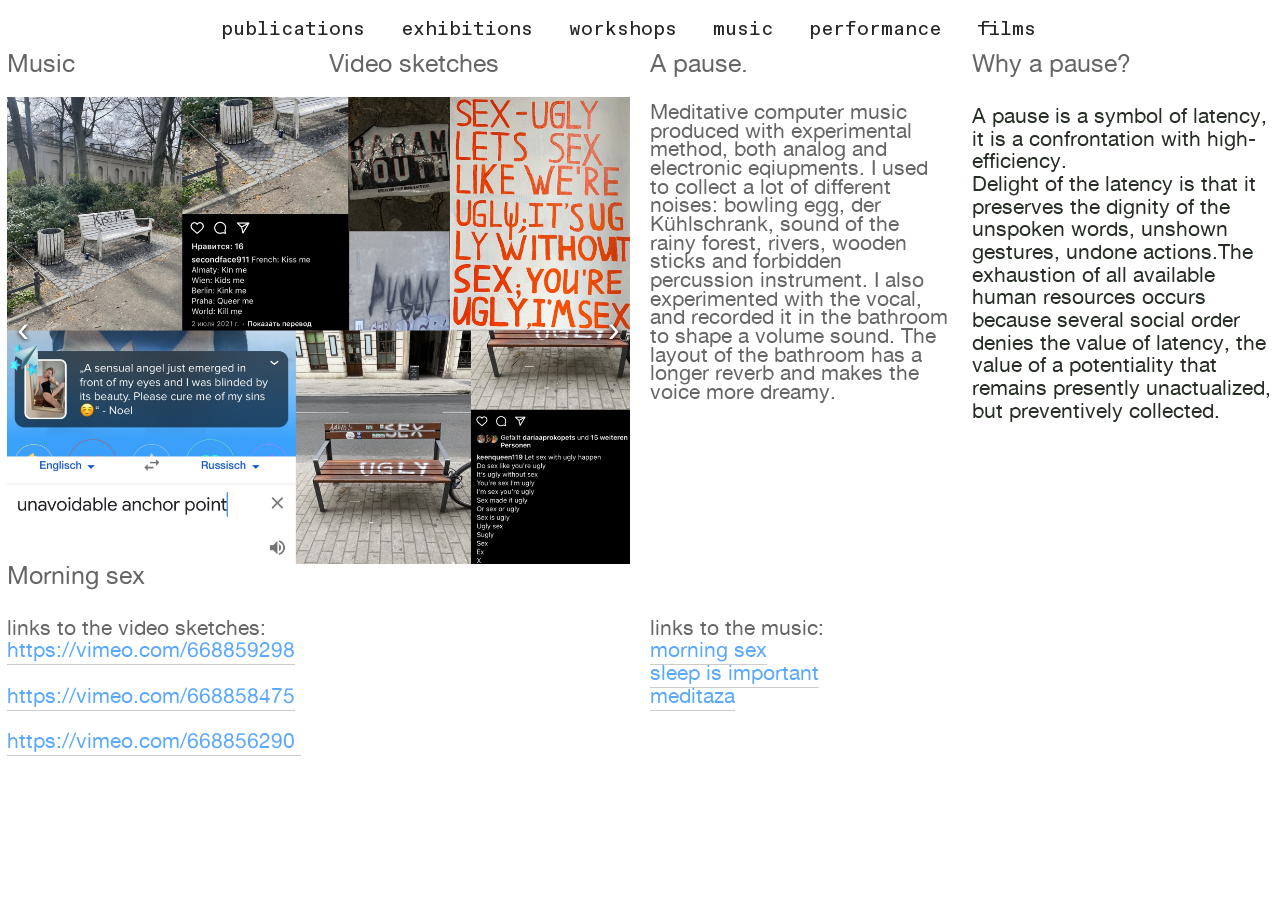
<file: music.html>
<!doctype html><html lang="en" data-predefined-style="true" data-css-presets="true" data-css-preset><head><meta charset="utf-8"><meta name="viewport" content="width=device-width,initial-scale=1"><title>Anna Kin — music</title><meta name="description" content="This portfolio consists of the recent artworks of Anna Kin."><link rel="icon" href="assets/a17ee777631398783863.ico"><link rel="stylesheet" href="style.css?v=2"><link rel="stylesheet" href="original.css?v=2"><link rel="stylesheet" href="mirror.css?v=2"><script src="mirror.js?v=2" defer></script></head><body class="feed"><header id="top-navigation" local-style="23669130"><bodycopy class="content content_padding"><div grid-row="" grid-pad="0" grid-gutter="0" grid-responsive="">
	<div grid-col="x12" grid-pad="0"><div style="text-align: center"><div style="text-align: center"><h2><a href="publications.html" rel="history">publications</a> &nbsp; <a href="exhibitions.html" rel="history">exhibitions</a> &nbsp; <a href="workshops.html" rel="history">workshops</a> &nbsp; <a href="music.html" rel="history">music</a> &nbsp; <a href="Performance.html" rel="history">performance</a> &nbsp; <a href="film.html" rel="history">films</a> &nbsp;</h2></div></div><br>

<small></small></div>
</div></bodycopy><style>[local-style="23669130"] .container_width {
}

[local-style="23669130"] body {
	background-color: initial /*!variable_defaults*/;
}

[local-style="23669130"] .backdrop {
}

[local-style="23669130"] .page {
}

[local-style="23669130"] .page_background {
	background-color: transparent /*!page_container_bgcolor*/;
}

[local-style="23669130"] .content_padding {
	padding-top: 1rem /*!main_margin*/;
}

[data-predefined-style="true"] [local-style="23669130"] bodycopy {
}

[data-predefined-style="true"] [local-style="23669130"] bodycopy a {
}

[data-predefined-style="true"] [local-style="23669130"] h1 {
}

[data-predefined-style="true"] [local-style="23669130"] h1 a {
}

[data-predefined-style="true"] [local-style="23669130"] h2 {
	font-size: 1.9rem;
	line-height: 2;
}

[data-predefined-style="true"] [local-style="23669130"] h2 a {
}

[data-predefined-style="true"] [local-style="23669130"] small {
}

[data-predefined-style="true"] [local-style="23669130"] small a {
}

[data-predefined-style="true"] [local-style="23669130"] bodycopy a:hover {
}

[data-predefined-style="true"] [local-style="23669130"] h1 a:hover {
}

[data-predefined-style="true"] [local-style="23669130"] h2 a:hover {
}

[data-predefined-style="true"] [local-style="23669130"] small a:hover {
}</style></header><button id="menu-toggle" aria-label="Open menu" aria-expanded="false">☰</button><nav id="mirror-menu" hidden><button id="menu-close" aria-label="Close menu">×</button><a href="about.html">about</a><a href="exhibitions.html">exhibitions</a><a href="workshops.html">workshops</a><a href="music.html">music</a><a href="Performance.html">performance</a><a href="film.html">film</a><a href="publications.html">publications</a></nav><main><section class="page_container" local-style="23669126" id="music"><div class="page container container_width"><bodycopy class="bodycopy content content_padding"><div class="page_content clearfix"><br>
<br>
<div grid-row="" grid-pad="2" grid-gutter="4" grid-responsive=""><div grid-col="x9" grid-pad="2" class="">Music</div><div grid-col="x9" grid-pad="2" class="">Video sketches</div><div grid-col="x9" grid-pad="2" class="">A pause.</div><div grid-col="x9" grid-pad="2" class="">Why a pause?</div></div><br>
<div grid-row="" grid-pad="2" grid-gutter="4" grid-responsive=""><div grid-col="6" grid-pad="2"><div class="image-gallery" data-gallery="%7B%22mode_id%22%3A6%2C%22gallery_instance_id%22%3A13%2C%22name%22%3A%22Slideshow%22%2C%22path%22%3A%22slideshow%22%2C%22data%22%3A%7B%22autoplay%22%3Atrue%2C%22autoplaySpeed%22%3A2.5%2C%22speed%22%3A0.5%2C%22arrows%22%3Atrue%2C%22transition-type%22%3A%22slide%22%2C%22constrain_height%22%3Atrue%2C%22image_vertical_align%22%3A%22middle%22%2C%22image_horizontal_align%22%3A%22middle%22%2C%22image_alignment%22%3A%22image_middle_middle%22%2C%22mobile_data%22%3A%7B%22separate_mobile_view%22%3Afalse%7D%2C%22meta_data%22%3A%7B%7D%2C%22captions%22%3Atrue%7D%7D">
<a rel="history" target="_blank" href="https://vimeo.com/668856290" class="image-link"><img loading="lazy" decoding="async" width="3264" height="2448" width_o="3264" height_o="2448" src="assets/c2597cad28cddf9b032e.jpg" data-mid="131153809" border="0" alt="Morning sex" data-caption="Morning sex"/></a>
<a rel="history" target="_blank" href="https://vimeo.com/668858475" class="image-link"><img loading="lazy" decoding="async" width="3264" height="2448" width_o="3264" height_o="2448" src="assets/de1bd38cdc874dc44204.jpg" data-mid="131153786" border="0" alt="Meditaza" data-caption="Meditaza"/></a>
<a rel="history" target="_blank" href="https://vimeo.com/668859298" class="image-link"><img loading="lazy" decoding="async" width="3264" height="2448" width_o="3264" height_o="2448" src="assets/e241e67172bd0917fefa.jpg" data-mid="131153683" border="0" alt="Sleep is important" data-caption="Sleep is important"/></a>
</div></div><div grid-col="3" grid-pad="2" class=""><sub><div style="text-align: left;">Meditative computer music produced with experimental method, both analog and electronic eqiupments. I used to collect a lot of different noises: bowling egg, der Kühlschrank, sound of the rainy forest, rivers, wooden sticks and forbidden percussion instrument. I also experimented with the vocal, and recorded it in the bathroom to shape a volume sound. The layout of the bathroom has a longer reverb and makes the voice more dreamy.<br></div></sub></div><div grid-col="3" grid-pad="2" class=""><sub><span style="color: rgb(38, 46, 38);">A pause is a symbol of latency, it is a confrontation with high-efficiency.<br>
Delight of the latency is that it preserves the dignity of the unspoken words, unshown gestures, undone actions.The exhaustion of all available human resources occurs because several social order denies the value of latency, the value of a potentiality that remains presently unactualized, but preventively collected.&nbsp;</span></sub><br>
</div></div><br><div grid-row="" grid-pad="2" grid-gutter="4" grid-responsive="">
	<div grid-col="x11" grid-pad="2"><sub>links to the video sketches:<br>
<span style="color: #5ba9ff;"><a href="https://vimeo.com/668859298" target="_blank"><span style="color: #5ba9ff;">https://vimeo.com/668859298</span></a>&nbsp;<br>
<br>
<a href="https://vimeo.com/668858475" target="_blank"><span style="color: #5ba9ff;">https://vimeo.com/668858475</span></a>
<br>
<br>
<a href="https://vimeo.com/668856290&nbsp;" target="_blank"><span style="color: #5ba9ff;">https://vimeo.com/668856290&nbsp;</span></a><span style="color: rgb(134, 151, 170);"></span></span></sub></div>
	<div grid-col="x11" grid-pad="2" class=""><sub>links to the music:<br>
</sub><sub><span style="color: #5ba9ff;"><span style="color: #5ba9ff;"><a href="https://soundcloud.com/anazabanga/morning-sex?si=55a7555d04104cbba884c0da05e73be2&amp;utm_source=clipboard&amp;utm_medium=text&amp;utm_campaign=social_sharing" target="_blank"><span style="color: rgb(91, 169, 255);">morning sex</span></a>
<br>
<span style="color: rgb(91, 169, 255);"><a href="https://soundcloud.com/anazabanga/sleep-is-important?si=cc1f374e9d764834b0d52cdbfa0b3143&amp;utm_source=clipboard&amp;utm_medium=text&amp;utm_campaign=social_sharing" target="_blank"><span style="color: rgb(91, 169, 255);">sleep is important</span></a><br>
<a href="https://soundcloud.com/anazabanga/meditation?si=ed8814f776c540058c1d24f9b11f2ba1&amp;utm_source=clipboard&amp;utm_medium=text&amp;utm_campaign=social_sharing" target="_blank"><span style="color: rgb(91, 169, 255);">meditaza</span></a></span></span></span></sub><br>
<br>
<br>
</div>
</div></div></bodycopy></div><style>[local-style="23669126"] .container_width {
}

[local-style="23669126"] body {
	background-color: initial /*!variable_defaults*/;
}

[local-style="23669126"] .backdrop {
}

[local-style="23669126"] .page {
}

[local-style="23669126"] .page_background {
	background-color: initial /*!page_container_bgcolor*/;
}

[local-style="23669126"] .content_padding {
	padding-top: 0.7rem /*!main_margin*/;
	padding-bottom: 0.7rem /*!main_margin*/;
	padding-left: 0.7rem /*!main_margin*/;
	padding-right: 0.7rem /*!main_margin*/;
}

[data-predefined-style="true"] [local-style="23669126"] bodycopy {
	font-size: 2.4rem;
	line-height: 0.9;
}

[data-predefined-style="true"] [local-style="23669126"] bodycopy a {
}

[data-predefined-style="true"] [local-style="23669126"] h1 {
	font-size: 6.4rem;
	line-height: 0.9;
}

[data-predefined-style="true"] [local-style="23669126"] h1 a {
}

[data-predefined-style="true"] [local-style="23669126"] h2 {
	font-size: 3.3rem;
	line-height: 0.9;
}

[data-predefined-style="true"] [local-style="23669126"] h2 a {
}

[data-predefined-style="true"] [local-style="23669126"] small {
}

[data-predefined-style="true"] [local-style="23669126"] small a {
}

[data-predefined-style="true"] [local-style="23669126"] bodycopy a:hover {
}

[data-predefined-style="true"] [local-style="23669126"] h1 a:hover {
}

[data-predefined-style="true"] [local-style="23669126"] h2 a:hover {
}

[data-predefined-style="true"] [local-style="23669126"] small a:hover {
}</style></section></main><dialog id="zoom"><button aria-label="Close image">×</button><img alt="Enlarged artwork"></dialog></body></html>
</file>
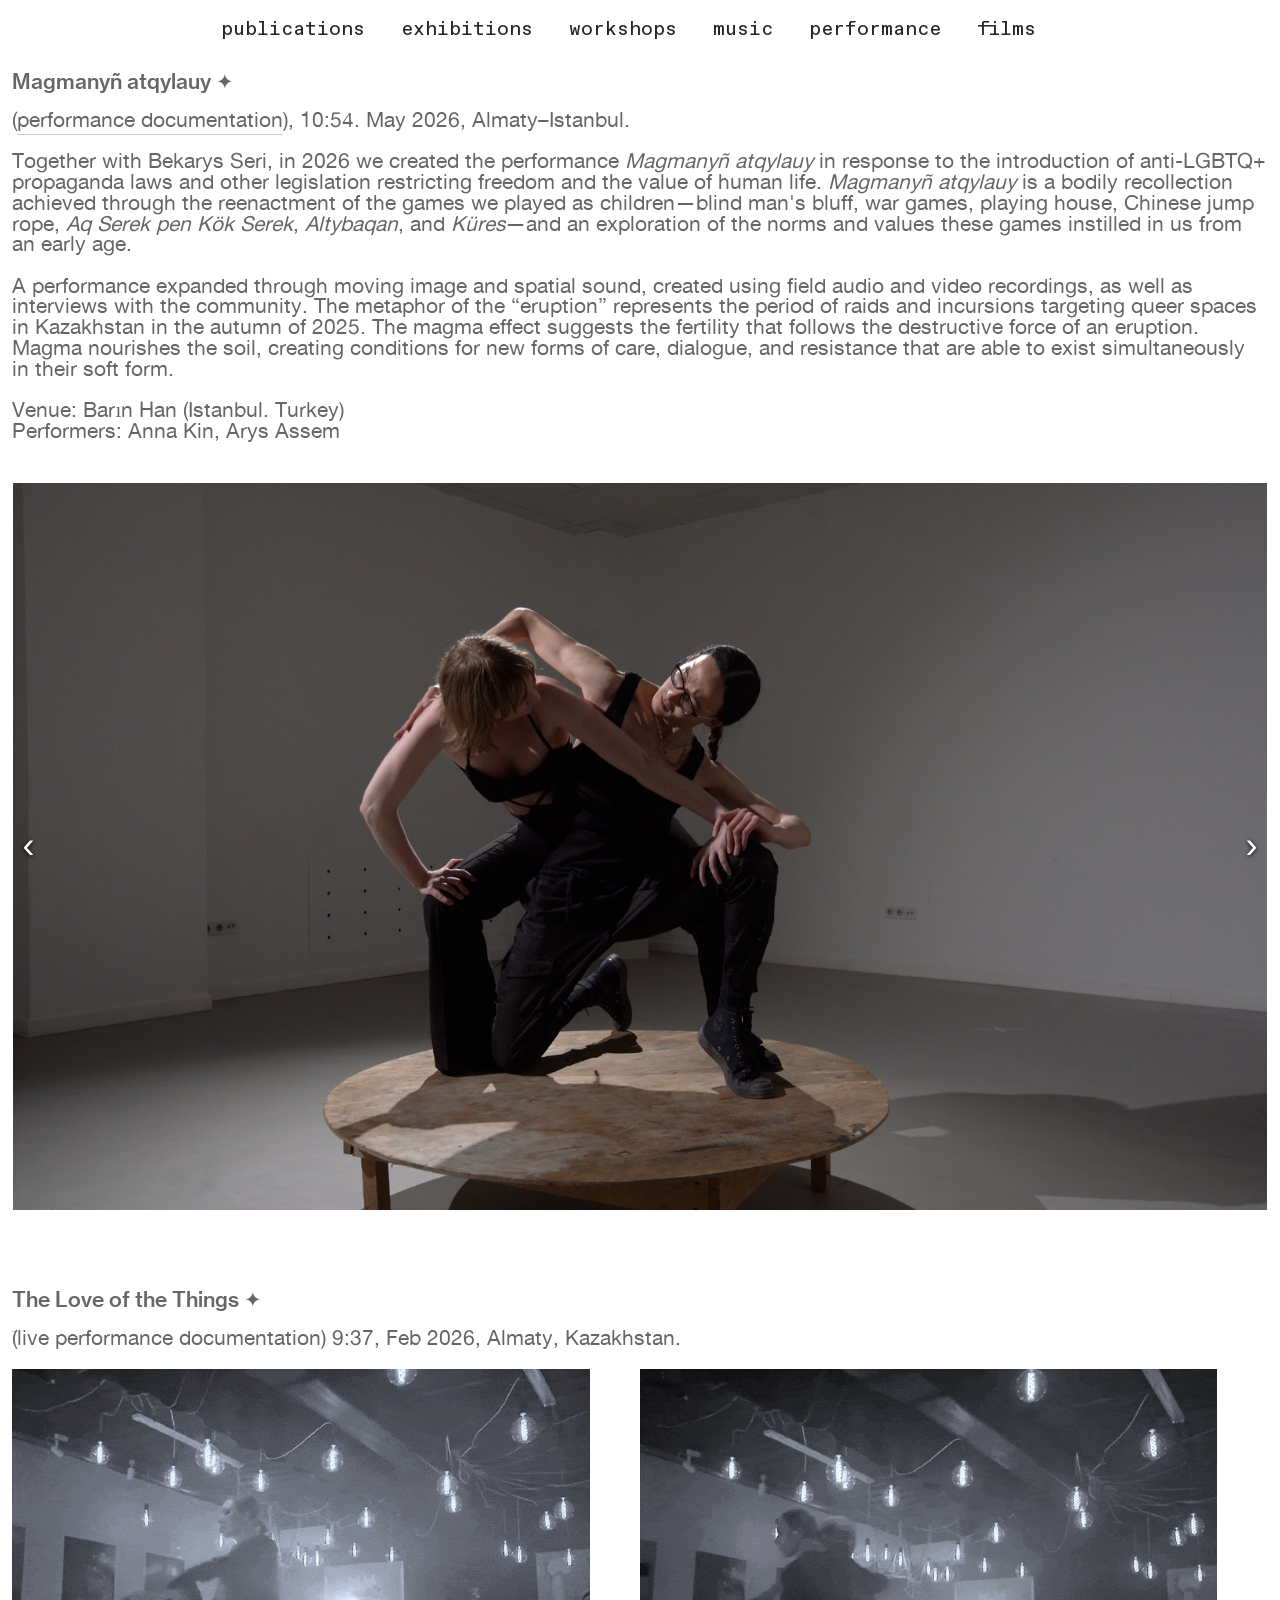
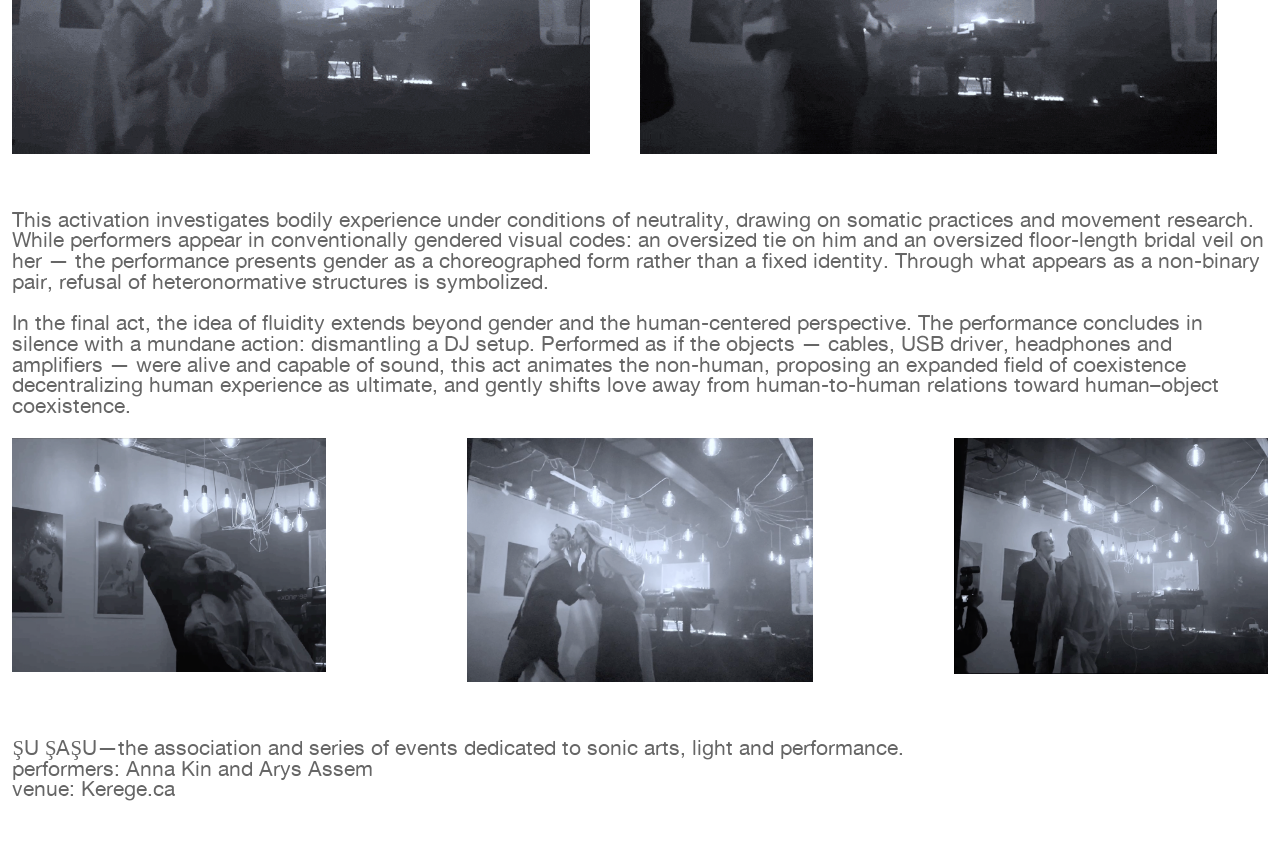
<file: Performance.html>
<!doctype html><html lang="en" data-predefined-style="true" data-css-presets="true" data-css-preset><head><meta charset="utf-8"><meta name="viewport" content="width=device-width,initial-scale=1"><title>Anna Kin — Performance</title><meta name="description" content="This portfolio consists of the recent artworks of Anna Kin."><link rel="icon" href="assets/a17ee777631398783863.ico"><link rel="stylesheet" href="style.css?v=2"><link rel="stylesheet" href="original.css?v=2"><link rel="stylesheet" href="mirror.css?v=2"><script src="mirror.js?v=2" defer></script></head><body class="feed"><header id="top-navigation" local-style="23669130"><bodycopy class="content content_padding"><div grid-row="" grid-pad="0" grid-gutter="0" grid-responsive="">
	<div grid-col="x12" grid-pad="0"><div style="text-align: center"><div style="text-align: center"><h2><a href="publications.html" rel="history">publications</a> &nbsp; <a href="exhibitions.html" rel="history">exhibitions</a> &nbsp; <a href="workshops.html" rel="history">workshops</a> &nbsp; <a href="music.html" rel="history">music</a> &nbsp; <a href="Performance.html" rel="history">performance</a> &nbsp; <a href="film.html" rel="history">films</a> &nbsp;</h2></div></div><br>

<small></small></div>
</div></bodycopy><style>[local-style="23669130"] .container_width {
}

[local-style="23669130"] body {
	background-color: initial /*!variable_defaults*/;
}

[local-style="23669130"] .backdrop {
}

[local-style="23669130"] .page {
}

[local-style="23669130"] .page_background {
	background-color: transparent /*!page_container_bgcolor*/;
}

[local-style="23669130"] .content_padding {
	padding-top: 1rem /*!main_margin*/;
}

[data-predefined-style="true"] [local-style="23669130"] bodycopy {
}

[data-predefined-style="true"] [local-style="23669130"] bodycopy a {
}

[data-predefined-style="true"] [local-style="23669130"] h1 {
}

[data-predefined-style="true"] [local-style="23669130"] h1 a {
}

[data-predefined-style="true"] [local-style="23669130"] h2 {
	font-size: 1.9rem;
	line-height: 2;
}

[data-predefined-style="true"] [local-style="23669130"] h2 a {
}

[data-predefined-style="true"] [local-style="23669130"] small {
}

[data-predefined-style="true"] [local-style="23669130"] small a {
}

[data-predefined-style="true"] [local-style="23669130"] bodycopy a:hover {
}

[data-predefined-style="true"] [local-style="23669130"] h1 a:hover {
}

[data-predefined-style="true"] [local-style="23669130"] h2 a:hover {
}

[data-predefined-style="true"] [local-style="23669130"] small a:hover {
}</style></header><button id="menu-toggle" aria-label="Open menu" aria-expanded="false">☰</button><nav id="mirror-menu" hidden><button id="menu-close" aria-label="Close menu">×</button><a href="about.html">about</a><a href="exhibitions.html">exhibitions</a><a href="workshops.html">workshops</a><a href="music.html">music</a><a href="Performance.html">performance</a><a href="film.html">film</a><a href="publications.html">publications</a></nav><main><section class="page_container" local-style="38311903" id="Performance"><div class="page container container_width"><bodycopy class="bodycopy content content_padding"><div class="page_content clearfix"><br><br>
<br>
<a href="https://www.youtube.com/watch?v=4bQR-p4jtQE&amp;t=182s" target="_blank"><h1>Magmanyñ atqylauy&nbsp;✦︎</h1></a><br> (<a href="https://youtu.be/3468mSRKbAA" target="_blank">performance documentation</a>), 10:54. May 2026, Almaty–Istanbul.<br><br>Together with Bekarys Seri, in 2026 we created the performance <i>Magmanyñ atqylauy</i> in response to the introduction of anti-LGBTQ+ propaganda laws and other legislation restricting freedom and the value of human life. <i>Magmanyñ atqylauy</i> is a bodily recollection achieved through the reenactment of the games we played as children—blind man's bluff, war games, playing house, Chinese jump rope, <i>Aq Serek pen Kök Serek</i>, <i>Altybaqan</i>, and <i>Küres</i>—and an exploration of the norms and values these games instilled in us from an early age.<br><br>
A performance expanded through moving image and spatial sound, created using field audio and video recordings, as well as interviews with the community. The metaphor of the “eruption” represents the period of raids and incursions targeting queer spaces in Kazakhstan in the autumn of 2025. The magma effect suggests the fertility that follows the destructive force of an eruption. Magma nourishes the soil, creating conditions for new forms of care, dialogue, and resistance that are able to exist simultaneously in their soft form.<br>
<br>
Venue: Barın Han (Istanbul. Turkey)<br>Performers: Anna Kin, Arys Assem
<br>
<br><br><div class="image-gallery" data-gallery="%7B%22mode_id%22%3A6%2C%22gallery_instance_id%22%3A25%2C%22name%22%3A%22Slideshow%22%2C%22path%22%3A%22slideshow%22%2C%22data%22%3A%7B%22autoplay%22%3Atrue%2C%22autoplaySpeed%22%3A2.5%2C%22speed%22%3A0.5%2C%22arrows%22%3Atrue%2C%22transition-type%22%3A%22slide%22%2C%22constrain_height%22%3Atrue%2C%22image_vertical_align%22%3A%22middle%22%2C%22image_horizontal_align%22%3A%22middle%22%2C%22image_alignment%22%3A%22image_middle_middle%22%2C%22mobile_data%22%3A%7B%22separate_mobile_view%22%3Afalse%7D%2C%22meta_data%22%3A%7B%7D%2C%22captions%22%3Atrue%7D%7D">
<img loading="lazy" decoding="async" width="2926" height="1694" width_o="2926" height_o="1694" src="assets/web/6a6040a675f533409ad4.jpg" data-mid="250130753" border="0" />
<img loading="lazy" decoding="async" width="2774" height="1684" width_o="2774" height_o="1684" src="assets/web/6aea6a83dacc43a02bbe.jpg" data-mid="250130755" border="0" />
<img loading="lazy" decoding="async" width="2604" height="1706" width_o="2604" height_o="1706" src="assets/web/9b59877b3c15ef0af193.jpg" data-mid="250130754" border="0" />
<img loading="lazy" decoding="async" width="2896" height="1692" width_o="2896" height_o="1692" src="assets/web/22028f82522f5d2052e8.jpg" data-mid="250133616" border="0" />
<img loading="lazy" decoding="async" width="2906" height="1696" width_o="2906" height_o="1696" src="assets/web/b1c9bef4646ff9a13027.jpg" data-mid="250137233" border="0" />
<img loading="lazy" decoding="async" width="2900" height="1700" width_o="2900" height_o="1700" src="assets/web/8b23e118b29fddd1b82f.jpg" data-mid="250137234" border="0" />
<img loading="lazy" decoding="async" width="2888" height="1708" width_o="2888" height_o="1708" src="assets/e492aecdb7aa8c7bd4db.png" data-mid="250137235" border="0" />
<img loading="lazy" decoding="async" width="2912" height="1696" width_o="2912" height_o="1696" src="assets/f6b85e7bb85c472d6ad0.png" data-mid="250137236" border="0" />
<img loading="lazy" decoding="async" width="2380" height="1696" width_o="2380" height_o="1696" src="assets/web/1be8cb3d4e585eaea841.jpg" data-mid="250137232" border="0" />
</div><br>
<br><br>
<br>
<a href="https://www.youtube.com/watch?v=4bQR-p4jtQE&amp;t=182s" target="_blank"><h1>The Love of the Things ✦︎</h1>&nbsp;</a><br>
(live performance documentation) 9:37, Feb 2026, Almaty, Kazakhstan.<br><br>
<div grid-row="" grid-pad="0" grid-gutter="0">
	<div grid-col="x11" grid-pad="0"><img loading="lazy" decoding="async" width="800" height="533" width_o="800" height_o="533" src="assets/cb08d7c24742332fbbb7.gif" data-mid="246922564" border="0" data-scale="92"/></div>
	<div grid-col="x11" grid-pad="0" class=""><img loading="lazy" decoding="async" width="800" height="533" width_o="800" height_o="533" src="assets/527e69b218b2f0fc456d.gif" data-mid="246922611" border="0" data-scale="92"/></div>
</div><br><br>This activation investigates bodily experience under conditions of neutrality, drawing on somatic practices and movement research. While performers appear in conventionally gendered visual codes: an oversized tie on him and an oversized floor-length bridal veil on her — the performance presents gender as a choreographed form rather than a fixed identity. Through what appears as a non-binary pair, refusal of heteronormative structures is symbolized.<br>
<br>
In the final act, the idea of fluidity extends beyond gender and the human-centered perspective. The performance concludes in silence with a mundane action: dismantling a DJ setup. Performed as if the objects — cables, USB driver, headphones and amplifiers — were alive and capable of sound, this act animates the non-human, proposing an expanded field of coexistence decentralizing human experience as ultimate, and gently shifts love away from human-to-human relations toward human–object coexistence.<br>
<br><div grid-row="" grid-pad="0" grid-gutter="0">
	<div grid-col="3" grid-pad="0" class=""><img loading="lazy" decoding="async" width="1054" height="788" width_o="1054" height_o="788" src="assets/b0f0ffc4a79e45167ac5.png" data-mid="246922257" border="0" data-scale="100"/></div>
	<div grid-col="6" grid-pad="0" class=""><div style="text-align: center"><img loading="lazy" decoding="async" width="1064" height="754" width_o="1064" height_o="754" src="assets/35bb2ce3f2fb3ed4e958.png" data-mid="246922258" border="0" data-scale="55"/></div></div>
	<div grid-col="3" grid-pad="0" class=""><div style="text-align: right"><img loading="lazy" decoding="async" width="1062" height="800" width_o="1062" height_o="800" src="assets/daa793a02834cd02cf19.png" data-mid="246922259" border="0" data-scale="100"/></div></div>
</div><br>
<br>ŞU ŞAŞU—the association and series of events dedicated to sonic arts, light and performance.<br>
performers: Anna Kin and Arys Assem <br>
venue: Kerege.ca<br>
<br>
<br></div></bodycopy></div><style>[local-style="38311903"] .container_width {
}

[local-style="38311903"] body {
	background-color: initial /*!variable_defaults*/;
}

[local-style="38311903"] .backdrop {
}

[local-style="38311903"] .page {
}

[local-style="38311903"] .page_background {
	background-color: initial /*!page_container_bgcolor*/;
}

[local-style="38311903"] .content_padding {
}

[data-predefined-style="true"] [local-style="38311903"] bodycopy {
}

[data-predefined-style="true"] [local-style="38311903"] bodycopy a {
}

[data-predefined-style="true"] [local-style="38311903"] bodycopy a:hover {
}

[data-predefined-style="true"] [local-style="38311903"] h1 {
}

[data-predefined-style="true"] [local-style="38311903"] h1 a {
}

[data-predefined-style="true"] [local-style="38311903"] h1 a:hover {
}

[data-predefined-style="true"] [local-style="38311903"] h2 {
}

[data-predefined-style="true"] [local-style="38311903"] h2 a {
}

[data-predefined-style="true"] [local-style="38311903"] h2 a:hover {
}

[data-predefined-style="true"] [local-style="38311903"] small {
}

[data-predefined-style="true"] [local-style="38311903"] small a {
}

[data-predefined-style="true"] [local-style="38311903"] small a:hover {
}</style></section></main><dialog id="zoom"><button aria-label="Close image">×</button><img alt="Enlarged artwork"></dialog></body></html>
</file>
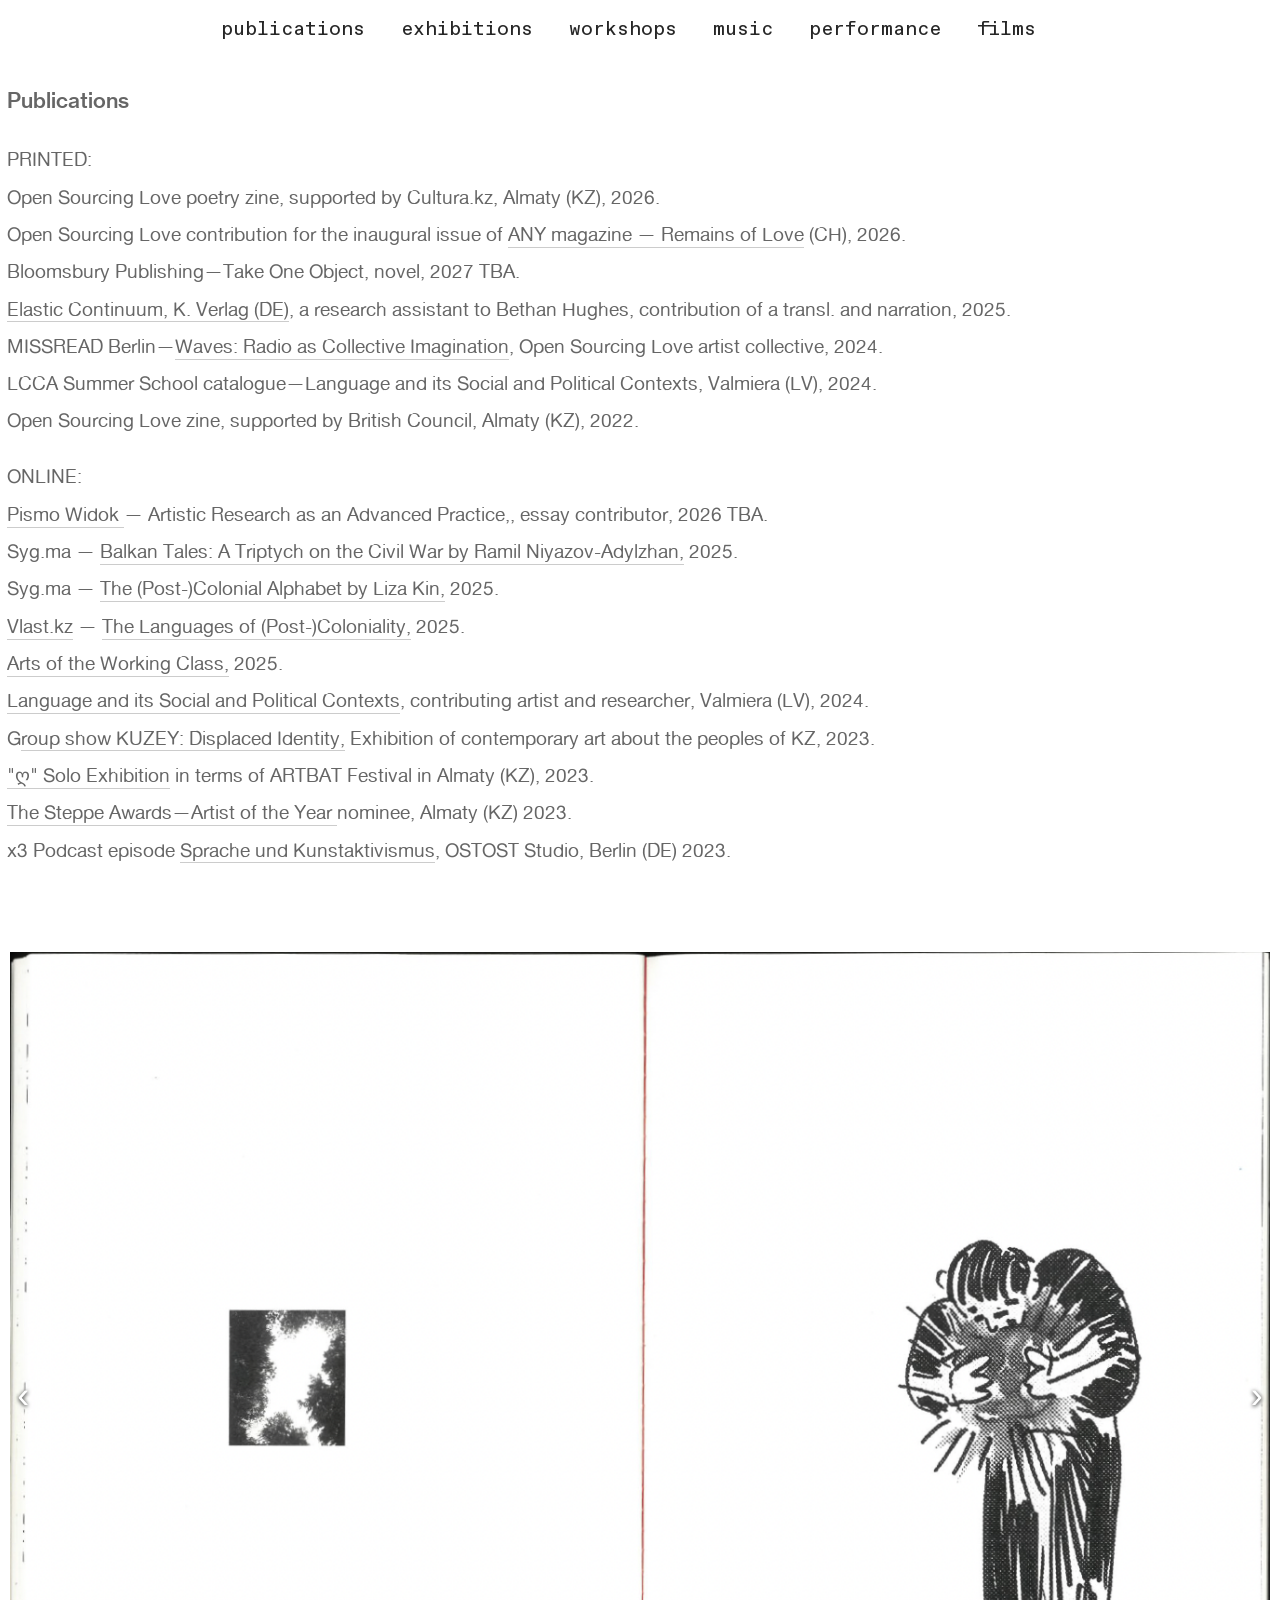
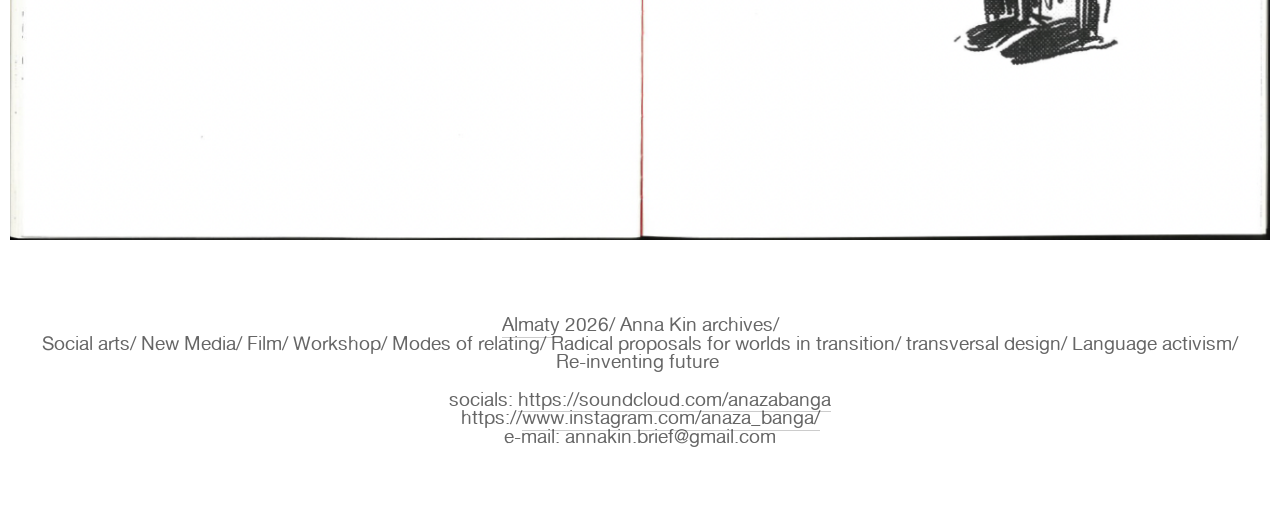
<file: publications.html>
<!doctype html><html lang="en" data-predefined-style="true" data-css-presets="true" data-css-preset><head><meta charset="utf-8"><meta name="viewport" content="width=device-width,initial-scale=1"><title>Anna Kin — publications</title><meta name="description" content="This portfolio consists of the recent artworks of Anna Kin."><link rel="icon" href="assets/a17ee777631398783863.ico"><link rel="stylesheet" href="style.css?v=2"><link rel="stylesheet" href="original.css?v=2"><link rel="stylesheet" href="mirror.css?v=2"><script src="mirror.js?v=2" defer></script></head><body class="feed"><header id="top-navigation" local-style="23669130"><bodycopy class="content content_padding"><div grid-row="" grid-pad="0" grid-gutter="0" grid-responsive="">
	<div grid-col="x12" grid-pad="0"><div style="text-align: center"><div style="text-align: center"><h2><a href="publications.html" rel="history">publications</a> &nbsp; <a href="exhibitions.html" rel="history">exhibitions</a> &nbsp; <a href="workshops.html" rel="history">workshops</a> &nbsp; <a href="music.html" rel="history">music</a> &nbsp; <a href="Performance.html" rel="history">performance</a> &nbsp; <a href="film.html" rel="history">films</a> &nbsp;</h2></div></div><br>

<small></small></div>
</div></bodycopy><style>[local-style="23669130"] .container_width {
}

[local-style="23669130"] body {
	background-color: initial /*!variable_defaults*/;
}

[local-style="23669130"] .backdrop {
}

[local-style="23669130"] .page {
}

[local-style="23669130"] .page_background {
	background-color: transparent /*!page_container_bgcolor*/;
}

[local-style="23669130"] .content_padding {
	padding-top: 1rem /*!main_margin*/;
}

[data-predefined-style="true"] [local-style="23669130"] bodycopy {
}

[data-predefined-style="true"] [local-style="23669130"] bodycopy a {
}

[data-predefined-style="true"] [local-style="23669130"] h1 {
}

[data-predefined-style="true"] [local-style="23669130"] h1 a {
}

[data-predefined-style="true"] [local-style="23669130"] h2 {
	font-size: 1.9rem;
	line-height: 2;
}

[data-predefined-style="true"] [local-style="23669130"] h2 a {
}

[data-predefined-style="true"] [local-style="23669130"] small {
}

[data-predefined-style="true"] [local-style="23669130"] small a {
}

[data-predefined-style="true"] [local-style="23669130"] bodycopy a:hover {
}

[data-predefined-style="true"] [local-style="23669130"] h1 a:hover {
}

[data-predefined-style="true"] [local-style="23669130"] h2 a:hover {
}

[data-predefined-style="true"] [local-style="23669130"] small a:hover {
}</style></header><button id="menu-toggle" aria-label="Open menu" aria-expanded="false">☰</button><nav id="mirror-menu" hidden><button id="menu-close" aria-label="Close menu">×</button><a href="about.html">about</a><a href="exhibitions.html">exhibitions</a><a href="workshops.html">workshops</a><a href="music.html">music</a><a href="Performance.html">performance</a><a href="film.html">film</a><a href="publications.html">publications</a></nav><main><section class="page_container" local-style="35833149" id="publications"><div class="page container container_width"><bodycopy class="bodycopy content content_padding"><div class="page_content clearfix"><br>
<br><h1><br>
<br> Publications</h1><br>
<br>
PRINTED:<br>
<br>
Open Sourcing Love poetry zine, supported by Cultura.kz, Almaty (KZ), 2026.<br>
<br>Open Sourcing Love contribution for the inaugural issue of <a href="https://visualcommunication.zhdk.ch/diplom-2026/remains-of-love/" target="_blank">ANY magazine — Remains of Love</a> (CH), 2026.<br>
<br>
Bloomsbury Publishing—Take One Object, novel, 2027 TBA.&nbsp;<br><br>
<a href="https://kverlag.com/products/elastic-continuum-variant-54825645670777" target="_blank"></a><a href="https://kverlag.com/products/elastic-continuum-variant-54825645670777">Elastic Continuum, K. Verlag (DE)</a>, a research assistant to Bethan Hughes, contribution of a transl. and narration, 2025.<br>
<br>MISSREAD Berlin—<a href="https://missread.com/event/waves-radio-as-collective-imagination/">Waves: Radio as Collective Imagination</a>, Open Sourcing Love artist collective, 2024.<br>
<br>
LCCA Summer School catalogue—Language and its Social and Political Contexts, Valmiera (LV), 2024.<br>
<br>
Open Sourcing Love zine, supported by British Council, Almaty (KZ), 2022.<br>
<br><br>
ONLINE:<br><br>
<a href="https://www.pismowidok.org/en/index">Pismo Widok </a>—&nbsp;Artistic Research as an Advanced Practice,, essay contributor,&nbsp;2026 TBA.<br>
<br>Syg.ma — <a href="https://syg.ma/@lizakin/the-post-colonial-alphabet"> Balkan Tales: A Triptych on the Civil War by Ramil Niyazov-Adylzhan,</a> 2025.<br><br>
Syg.ma — <a href="https://syg.ma/@lizakin/the-post-colonial-alphabet">The (Post-)Colonial Alphabet by Liza Kin,</a> 2025.<br>
<br>
<a href="http://vlast.kz">Vlast.kz</a> — <a href="https://vlast.kz/life/67118-o-azykah-postkolonij.html">The Languages of (Post-)Coloniality,</a> 2025.<br>
<br>
<a href="https://artsoftheworkingclass.org/exhibition/page-0">Arts of the Working Class,</a> 2025.<br>
<br>
<a href="https://lcca.lv/en/exhibitions/LCCA-summer-school-2024-open-lectures/">Language and its Social and Political Contexts</a>, contributing artist and researcher, Valmiera (LV), 2024.&nbsp;<br>
<br>
G<a href="https://www.zwetajewa-zentrum.de/en/veranstaltung/vernissage-kuzeu-%d0%ba%d1%83%d0%b7%d0%b5%d1%83-displaced-identity-kunst-aus-kasachstan/%20https://daz.asia/blog/zeichen-der-zukunft-kasachstan-im-fokus/?fbclid=IwAR3Hqdif46l6qoyFNicQjDy0UuFVyRYOo9Odjs2O3TgFS1R5i6nQBZKdIK0">roup show KUZEY: Displaced Identity,</a> Exhibition of contemporary art about the peoples of KZ, 2023.<br>
<br>
<a href="https://www.98mag.kz/gorod/%E1%83%A6-anny-kin-vystavka-o-rodnom-yazyke-i-travmah-kolonizaczii/%20https://artofher.kz/personalnaya-vystavka-anny-kin/">"ღ" Solo Exhibition</a> in terms of ARTBAT Festival in Almaty (KZ), 2023.<br>
<br>
<a href="https://readymag.com/thesteppe/4419718/">The Steppe Awards—Artist of the Year </a> nominee, Almaty (KZ) 2023.<br>
 <br>
x3 Podcast episode <a href="https://podcasters.spotify.com/pod/show/x3-podcast/episodes/70---Anna-Kin-Sprache-und-Kunstaktivismus-e29jc5i">Sprache und Kunstaktivismus</a>, OSTOST Studio, Berlin (DE) 2023.<br>
<br><br>
<br>
<br>
<br>
<div style="text-align: center;"><div class="image-gallery" data-gallery="%7B%22mode_id%22%3A6%2C%22gallery_instance_id%22%3A14%2C%22name%22%3A%22Slideshow%22%2C%22path%22%3A%22slideshow%22%2C%22data%22%3A%7B%22autoplay%22%3Atrue%2C%22autoplaySpeed%22%3A2.5%2C%22speed%22%3A0.5%2C%22arrows%22%3Atrue%2C%22transition-type%22%3A%22slide%22%2C%22constrain_height%22%3Atrue%2C%22image_vertical_align%22%3A%22middle%22%2C%22image_horizontal_align%22%3A%22middle%22%2C%22image_alignment%22%3A%22image_middle_middle%22%2C%22mobile_data%22%3A%7B%22separate_mobile_view%22%3Afalse%7D%2C%22meta_data%22%3A%7B%7D%2C%22captions%22%3Atrue%7D%7D">
<img loading="lazy" decoding="async" width="1354" height="954" width_o="1354" height_o="954" src="assets/eee3e642a7cc840fa801.png" data-mid="250139381" border="0" />
<img loading="lazy" decoding="async" width="1354" height="950" width_o="1354" height_o="950" src="assets/ff1ce972f58c7d0b3282.png" data-mid="250139382" border="0" />
<img loading="lazy" decoding="async" width="1346" height="952" width_o="1346" height_o="952" src="assets/b553463f693bb4828d1d.png" data-mid="250139383" border="0" />
<img loading="lazy" decoding="async" width="1348" height="948" width_o="1348" height_o="948" src="assets/27820b3e65a659785d04.png" data-mid="250139384" border="0" />
<img loading="lazy" decoding="async" width="1370" height="1080" width_o="1370" height_o="1080" src="assets/f117d14184b85876fbd4.png" data-mid="250139378" border="0" />
<img loading="lazy" decoding="async" width="1512" height="1220" width_o="1512" height_o="1220" src="assets/web/1134ae00cfdab5b0f57a.jpg" data-mid="250139379" border="0" />
<img loading="lazy" decoding="async" width="1512" height="1214" width_o="1512" height_o="1214" src="assets/56c7911e84da60835575.png" data-mid="250139380" border="0" />
<img loading="lazy" decoding="async" width="1890" height="1772" width_o="1890" height_o="1772" src="assets/web/ca2fa59ad5e4bf49d388.jpg" data-mid="239969978" border="0" />
<img loading="lazy" decoding="async" width="2408" height="1848" width_o="2408" height_o="1848" src="assets/0995de384cfd79caab64.jpg" data-mid="239969464" border="0" data-scale="61"/>
<img loading="lazy" decoding="async" width="3380" height="2686" width_o="3380" height_o="2686" src="assets/a26de0cb57c1af6d7894.JPG" data-mid="239969462" border="0" data-scale="61"/>
<img loading="lazy" decoding="async" width="1578" height="1200" width_o="1578" height_o="1200" src="assets/ad89a2ab85b6b4db40fc.png" data-mid="239967433" border="0" data-scale="67"/>
<img loading="lazy" decoding="async" width="1037" height="1710" width_o="1037" height_o="1710" src="assets/58f525bd41d75fff84aa.png" data-mid="239967435" border="0" data-scale="38"/>
<img loading="lazy" decoding="async" width="960" height="1280" width_o="960" height_o="1280" src="assets/e0ffb4a0ae1b097fb129.jpg" data-mid="239969519" border="0" />
<img loading="lazy" decoding="async" width="3024" height="4032" width_o="3024" height_o="4032" src="assets/a32a0079f507dfd40a91.jpeg" data-mid="239969922" border="0" />
<img loading="lazy" decoding="async" width="3024" height="4032" width_o="3024" height_o="4032" src="assets/f933211367269de21c14.jpeg" data-mid="239969921" border="0" />
<img loading="lazy" decoding="async" width="3024" height="4032" width_o="3024" height_o="4032" src="assets/6a9d54b3b0e9dd3e0072.jpeg" data-mid="239969920" border="0" />
<img loading="lazy" decoding="async" width="3024" height="4032" width_o="3024" height_o="4032" src="assets/447a5ed0acdedac611bc.jpeg" data-mid="239969923" border="0" />
<img loading="lazy" decoding="async" width="862" height="1552" width_o="862" height_o="1552" src="assets/aa0aa97e1d84fd9b1c75.PNG" data-mid="239967465" border="0" data-scale="35"/>
<img loading="lazy" decoding="async" width="830" height="1302" width_o="830" height_o="1302" src="assets/2caa936ad285a9ed3a37.png" data-mid="239967496" border="0" data-scale="51"/>
<img loading="lazy" decoding="async" width="848" height="1332" width_o="848" height_o="1332" src="assets/ff1fd50722c2a3b109cc.png" data-mid="239967497" border="0" data-scale="52"/>
</div><br><br>
<br>
<br>
<a href="https://cargo.site" target="_blank">Almaty</a> 2026/ Anna Kin archives/ <br>Social arts/ New Media/ Film/ Workshop/ Modes of relating/ Radical proposals for worlds in transition/ transversal design/ Language activism/ <br>Re-inventing future&nbsp;<br>
<br>socials: <a href="https://soundcloud.com/anazabanga" target="_blank">https://soundcloud.com/anazabanga</a><br>https://<a href="http://www.instagram.com/anaza_banga/" target="_blank">www.instagram.com/anaza_banga/</a><br>e-mail: annakin.brief@gmail.com</div><br><small><br>
<br></small><br></div></bodycopy></div><style>[local-style="35833149"] .container_width {
}

[local-style="35833149"] body {
	background-color: initial /*!variable_defaults*/;
}

[local-style="35833149"] .backdrop {
	width: 100% /*!background_cover*/;
}

[local-style="35833149"] .page {
	min-height: 100vh /*!page_height_100vh*/;
}

[local-style="35833149"] .page_background {
	background-color: initial /*!page_container_bgcolor*/;
}

[local-style="35833149"] .content_padding {
	padding-top: 0.7rem /*!main_margin*/;
	padding-bottom: 0.7rem /*!main_margin*/;
	padding-left: 0.7rem /*!main_margin*/;
	padding-right: 0.7rem /*!main_margin*/;
}

[data-predefined-style="true"] [local-style="35833149"] bodycopy {
	font-size: 1.8rem;
}

[data-predefined-style="true"] [local-style="35833149"] bodycopy a {
}

[data-predefined-style="true"] [local-style="35833149"] bodycopy a:hover {
}

[data-predefined-style="true"] [local-style="35833149"] h1 {
	line-height: 1.1;
}

[data-predefined-style="true"] [local-style="35833149"] h1 a {
}

[data-predefined-style="true"] [local-style="35833149"] h1 a:hover {
}

[data-predefined-style="true"] [local-style="35833149"] h2 {
}

[data-predefined-style="true"] [local-style="35833149"] h2 a {
}

[data-predefined-style="true"] [local-style="35833149"] h2 a:hover {
}

[data-predefined-style="true"] [local-style="35833149"] small {
}

[data-predefined-style="true"] [local-style="35833149"] small a {
}

[data-predefined-style="true"] [local-style="35833149"] small a:hover {
}

[local-style="35833149"] .container {
	align-items: flex-start /*!vertical_top*/;
	-webkit-align-items: flex-start /*!vertical_top*/;
}</style></section></main><dialog id="zoom"><button aria-label="Close image">×</button><img alt="Enlarged artwork"></dialog></body></html>
</file>
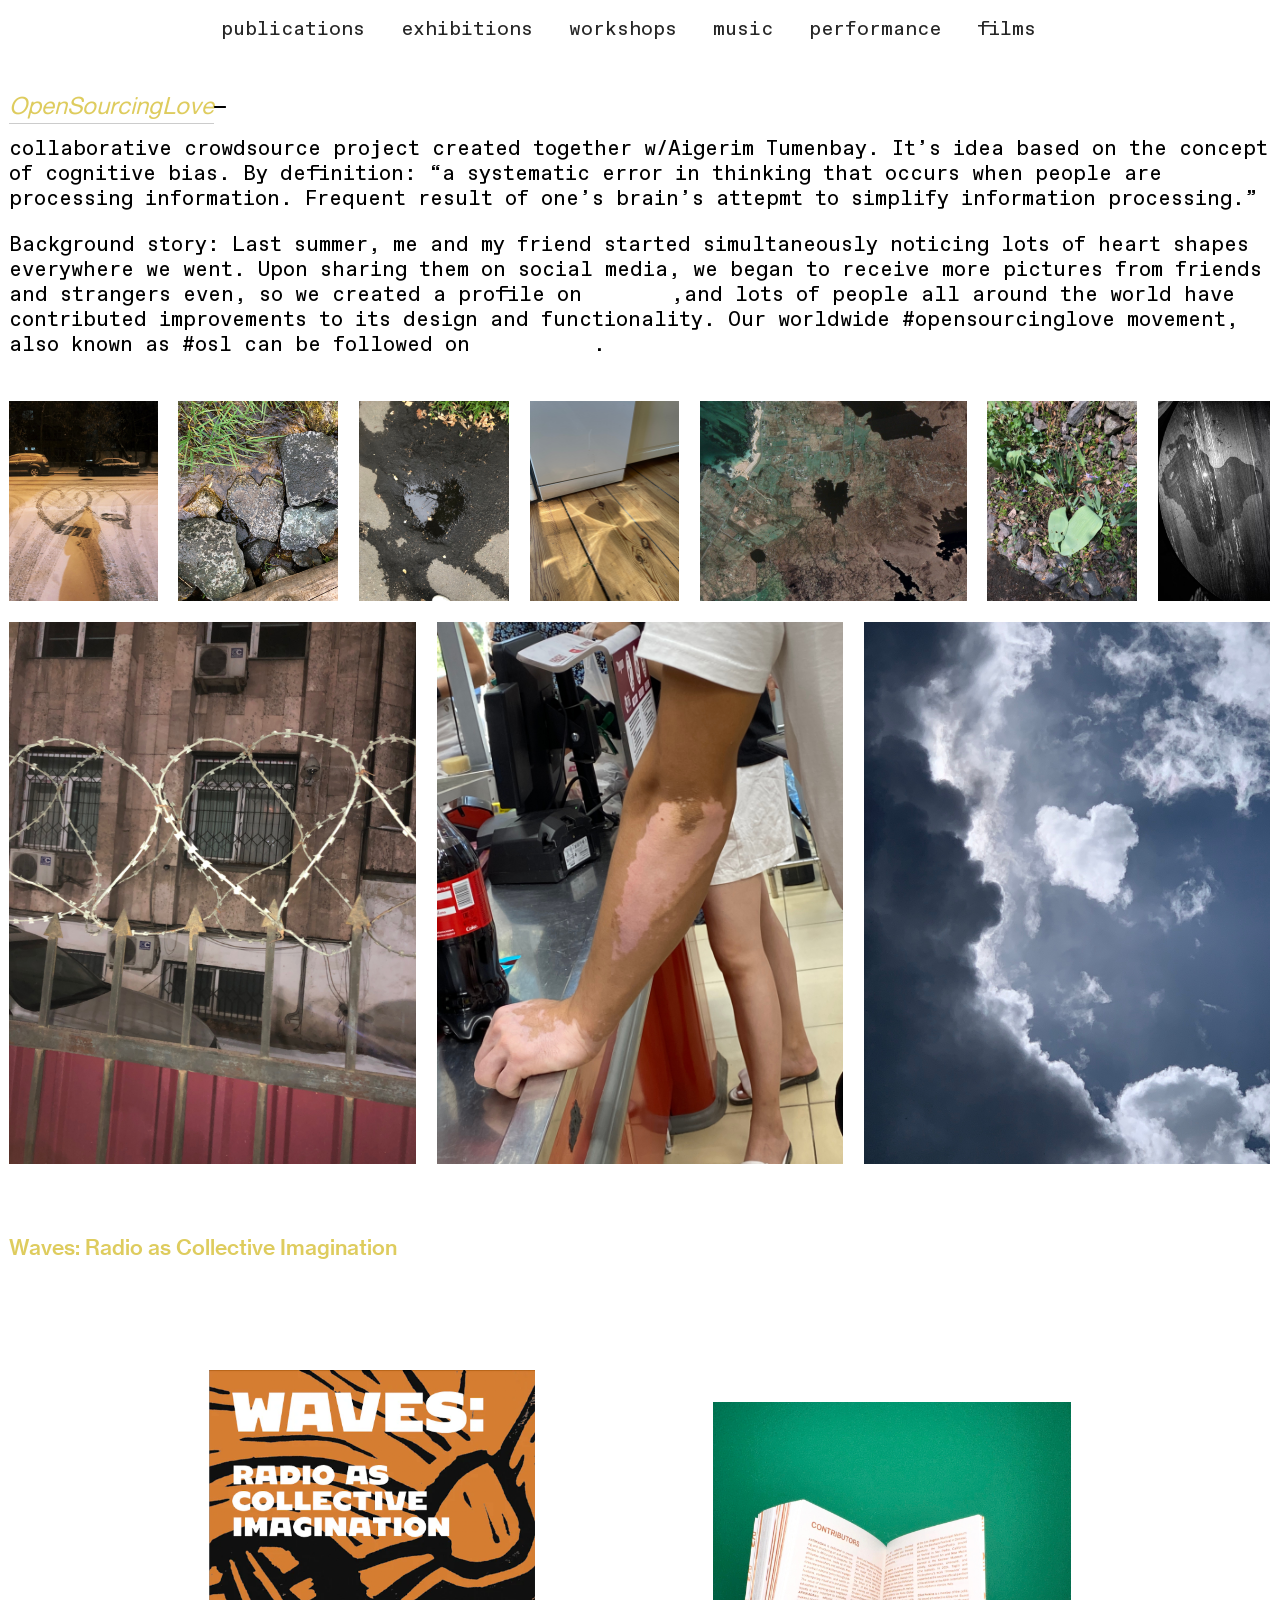
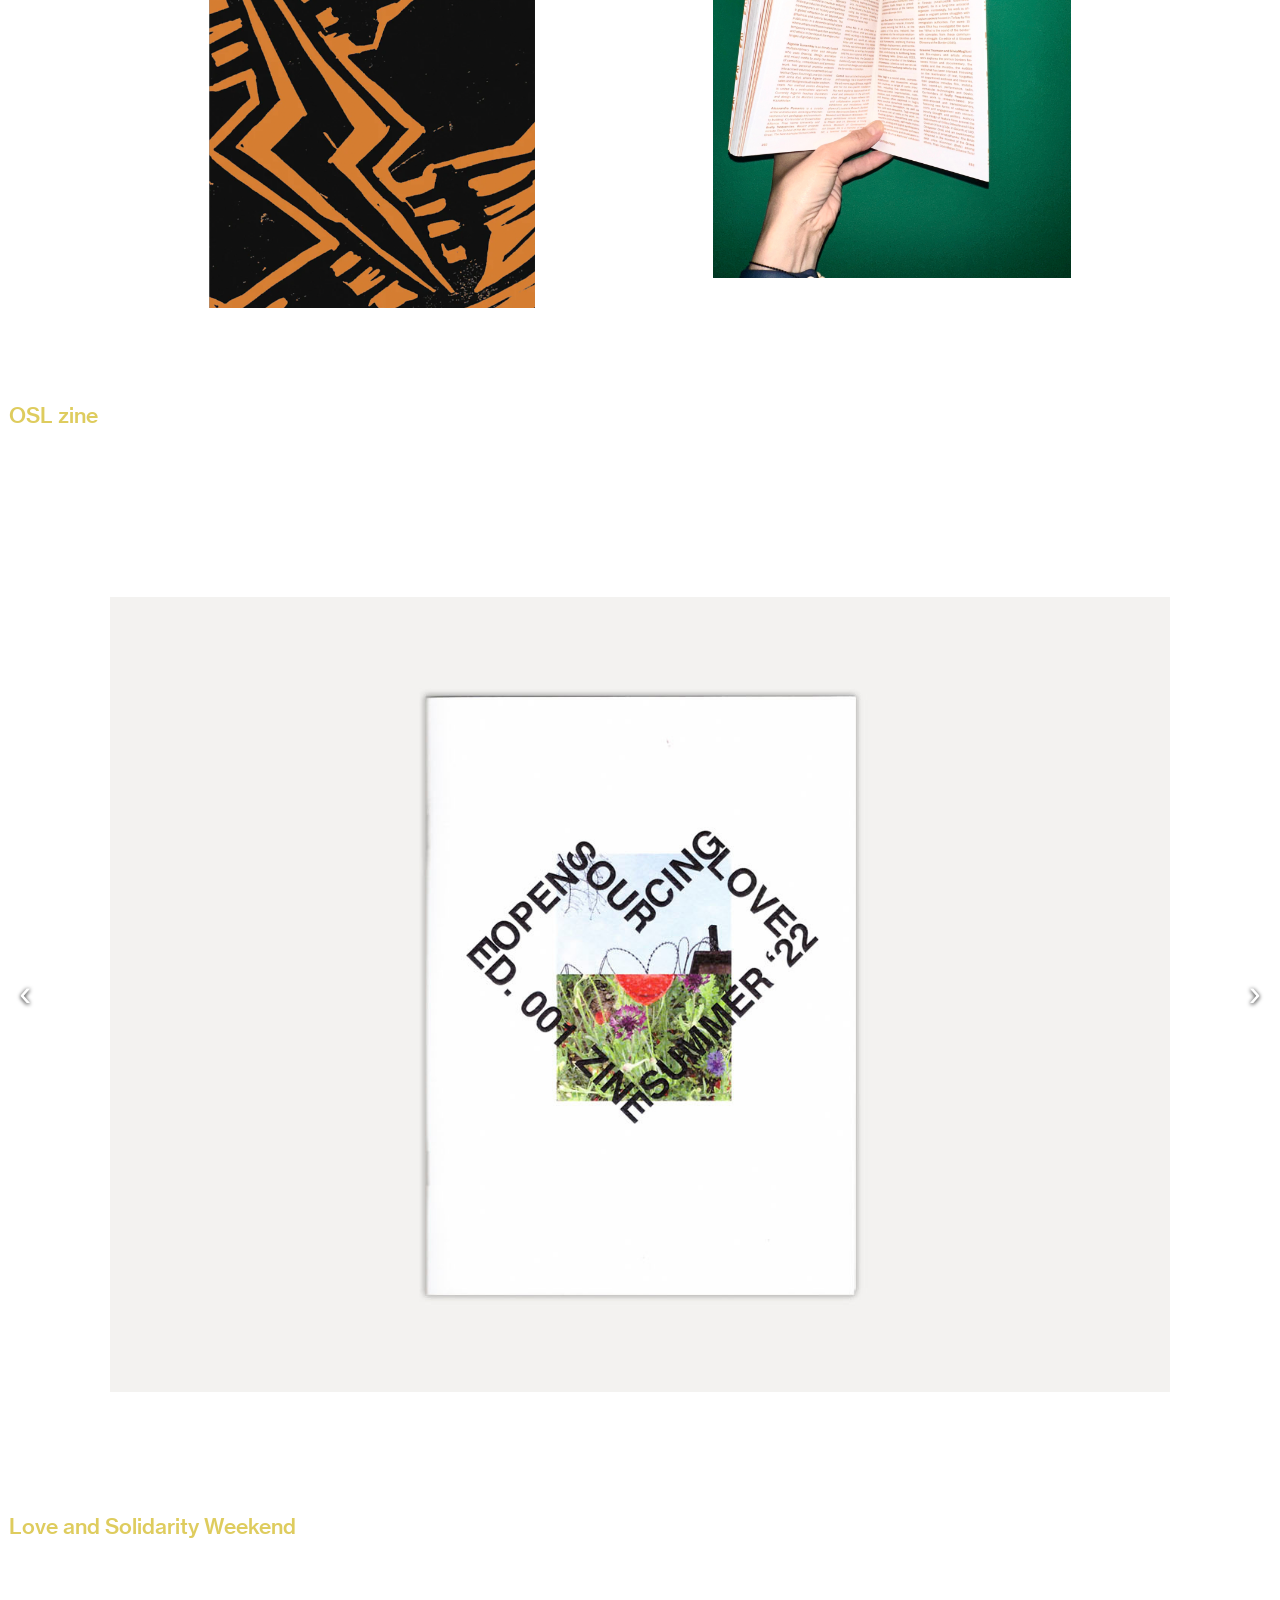
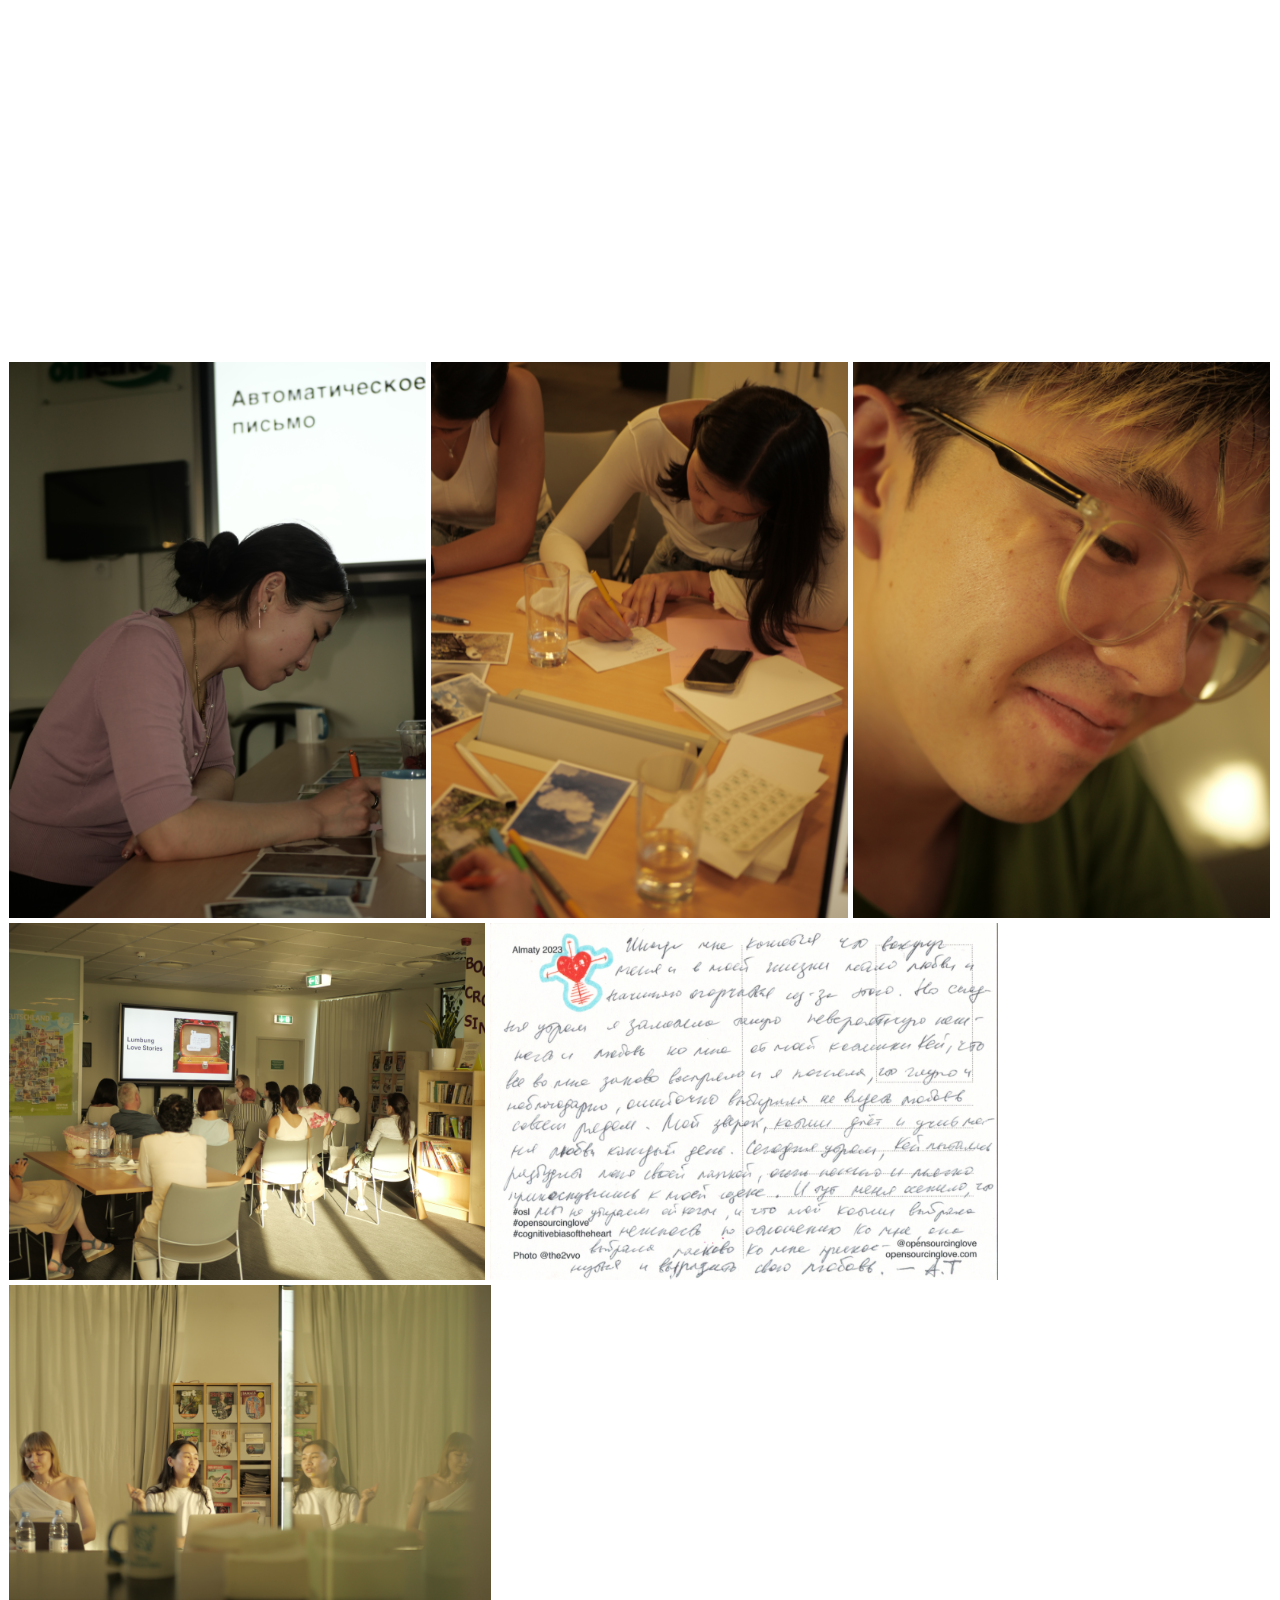
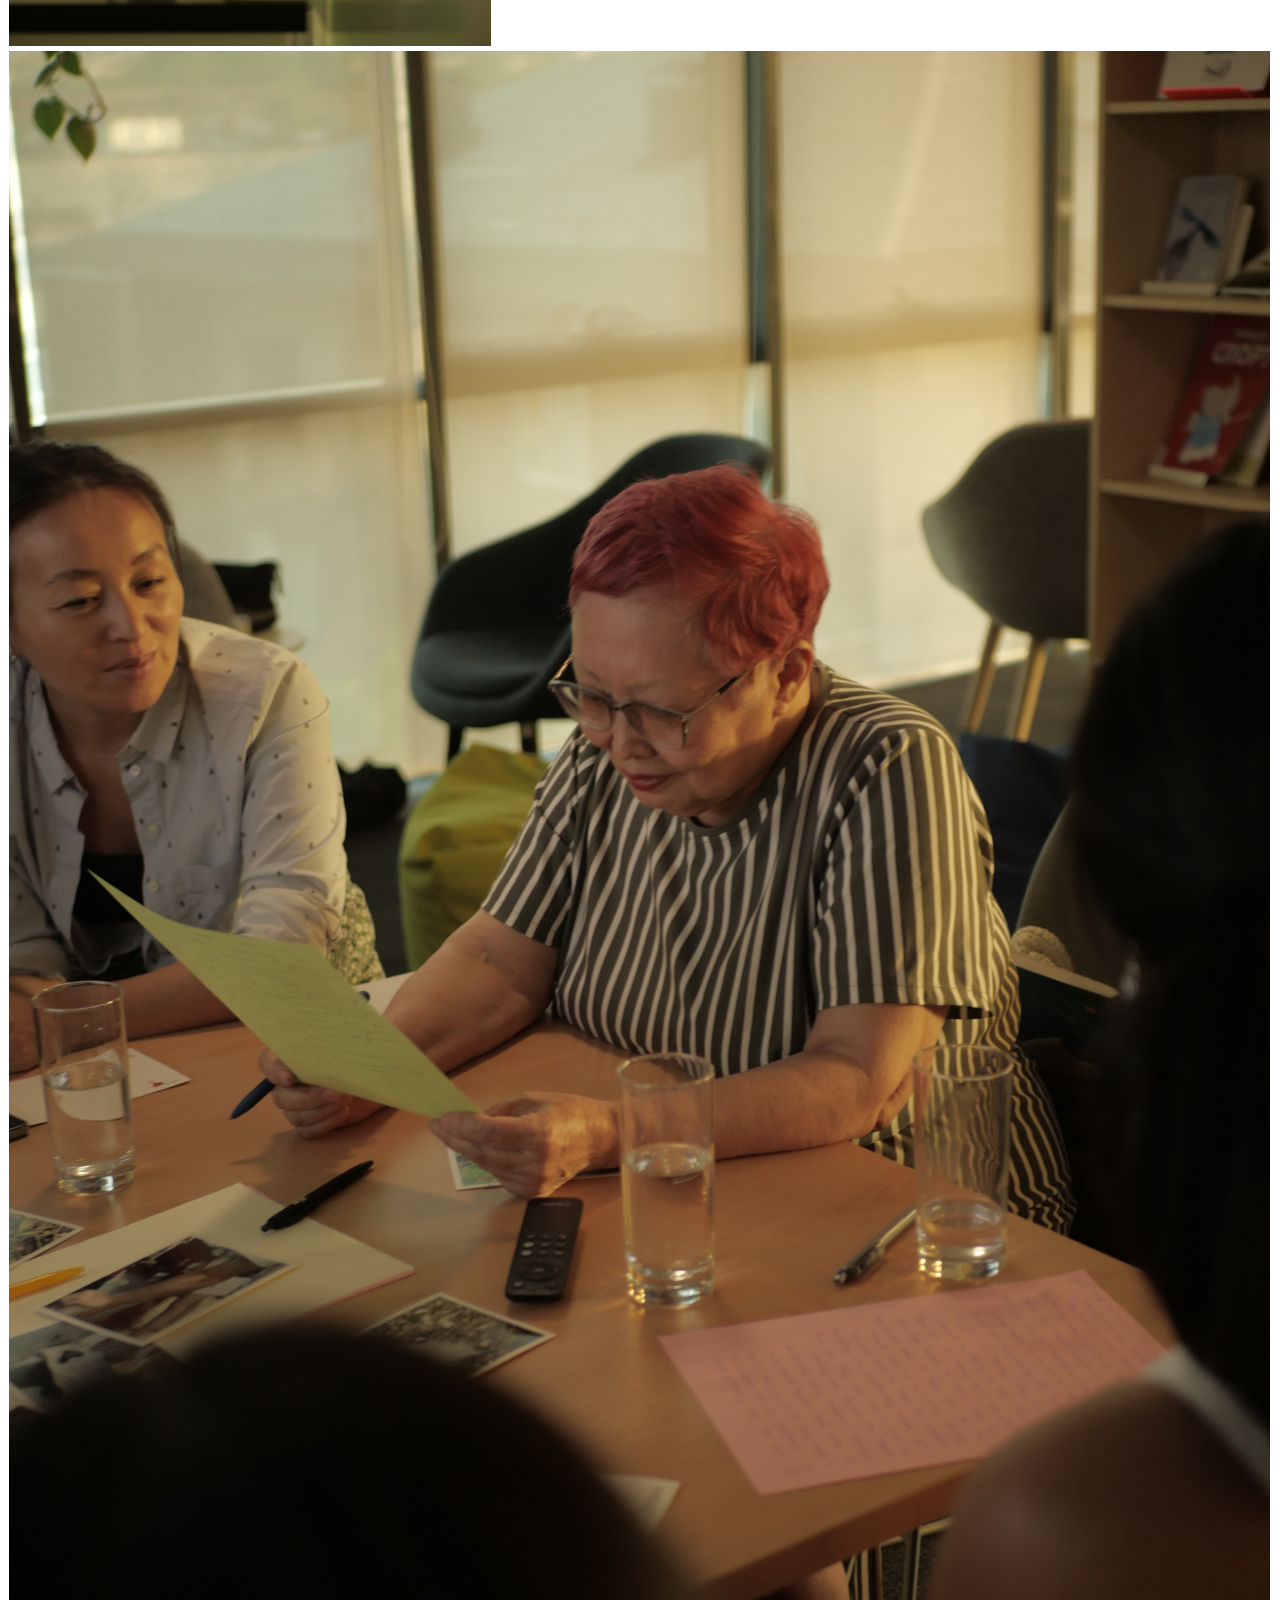
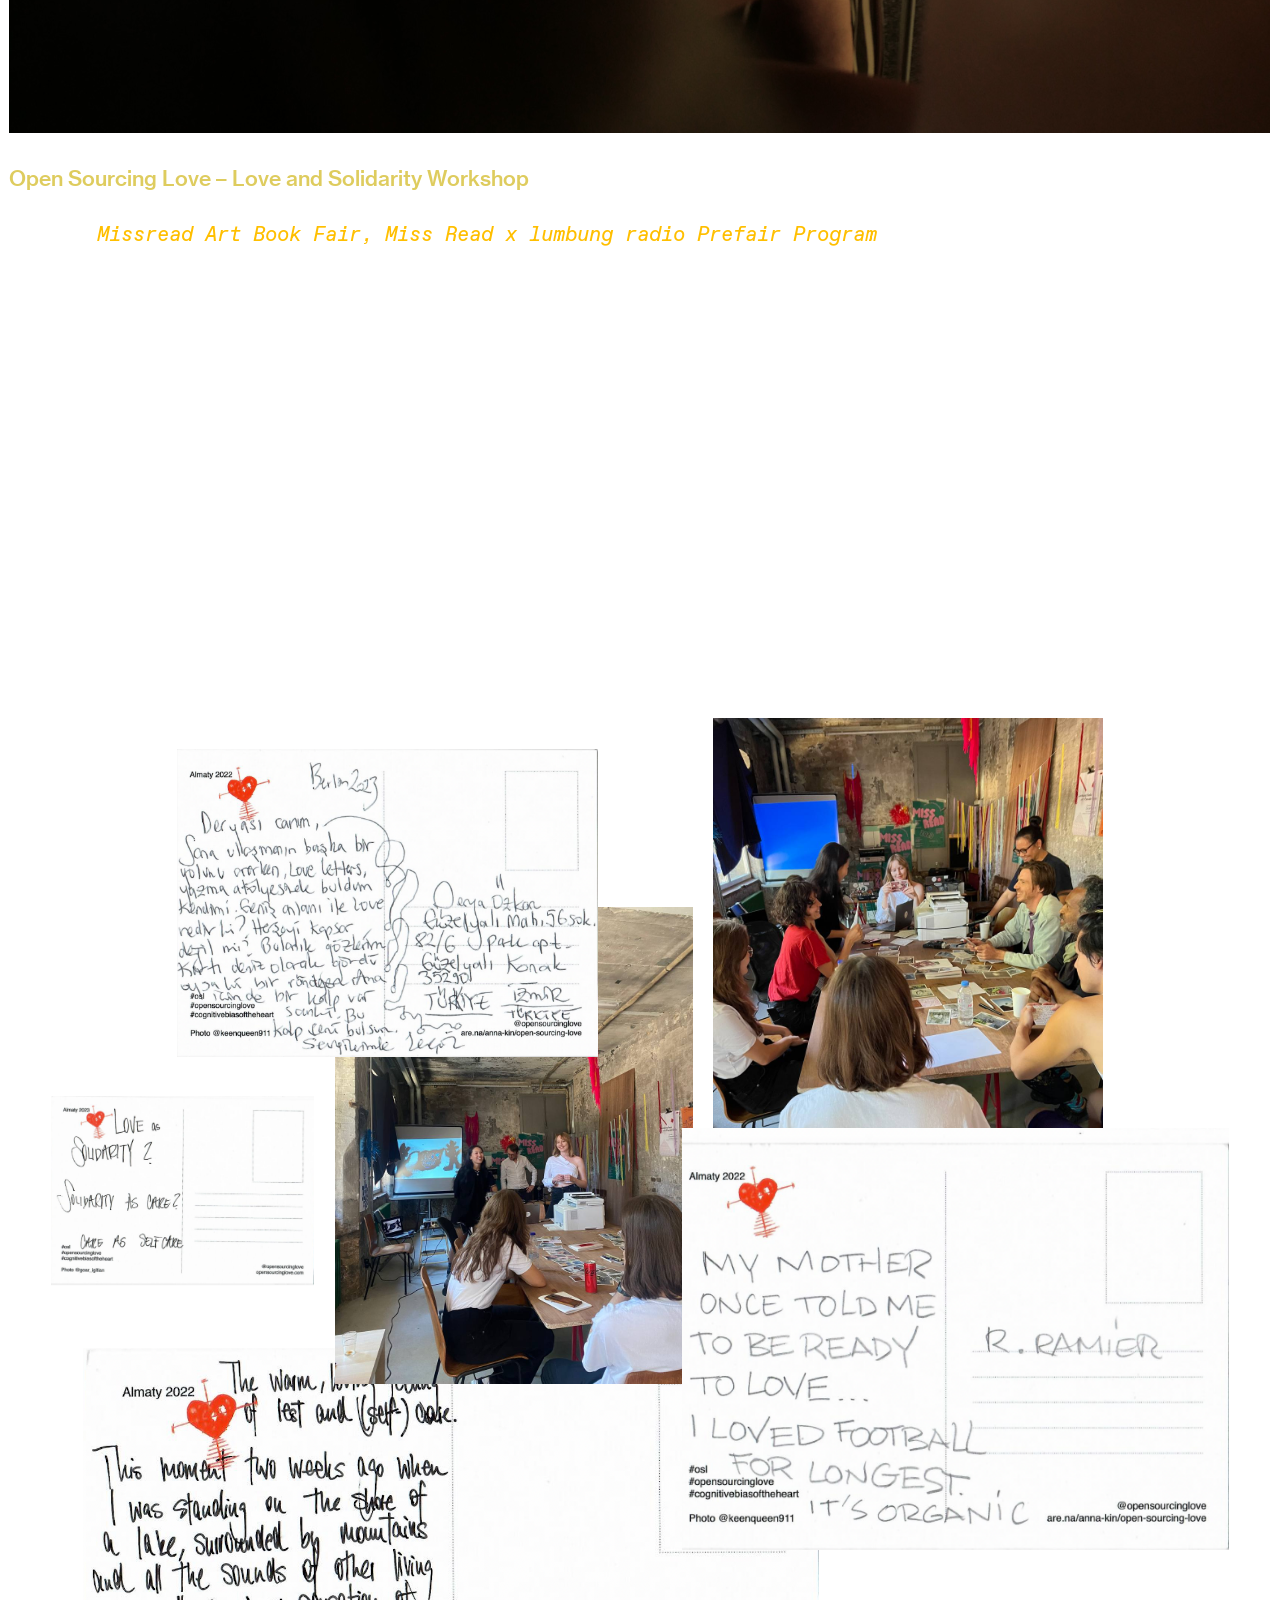
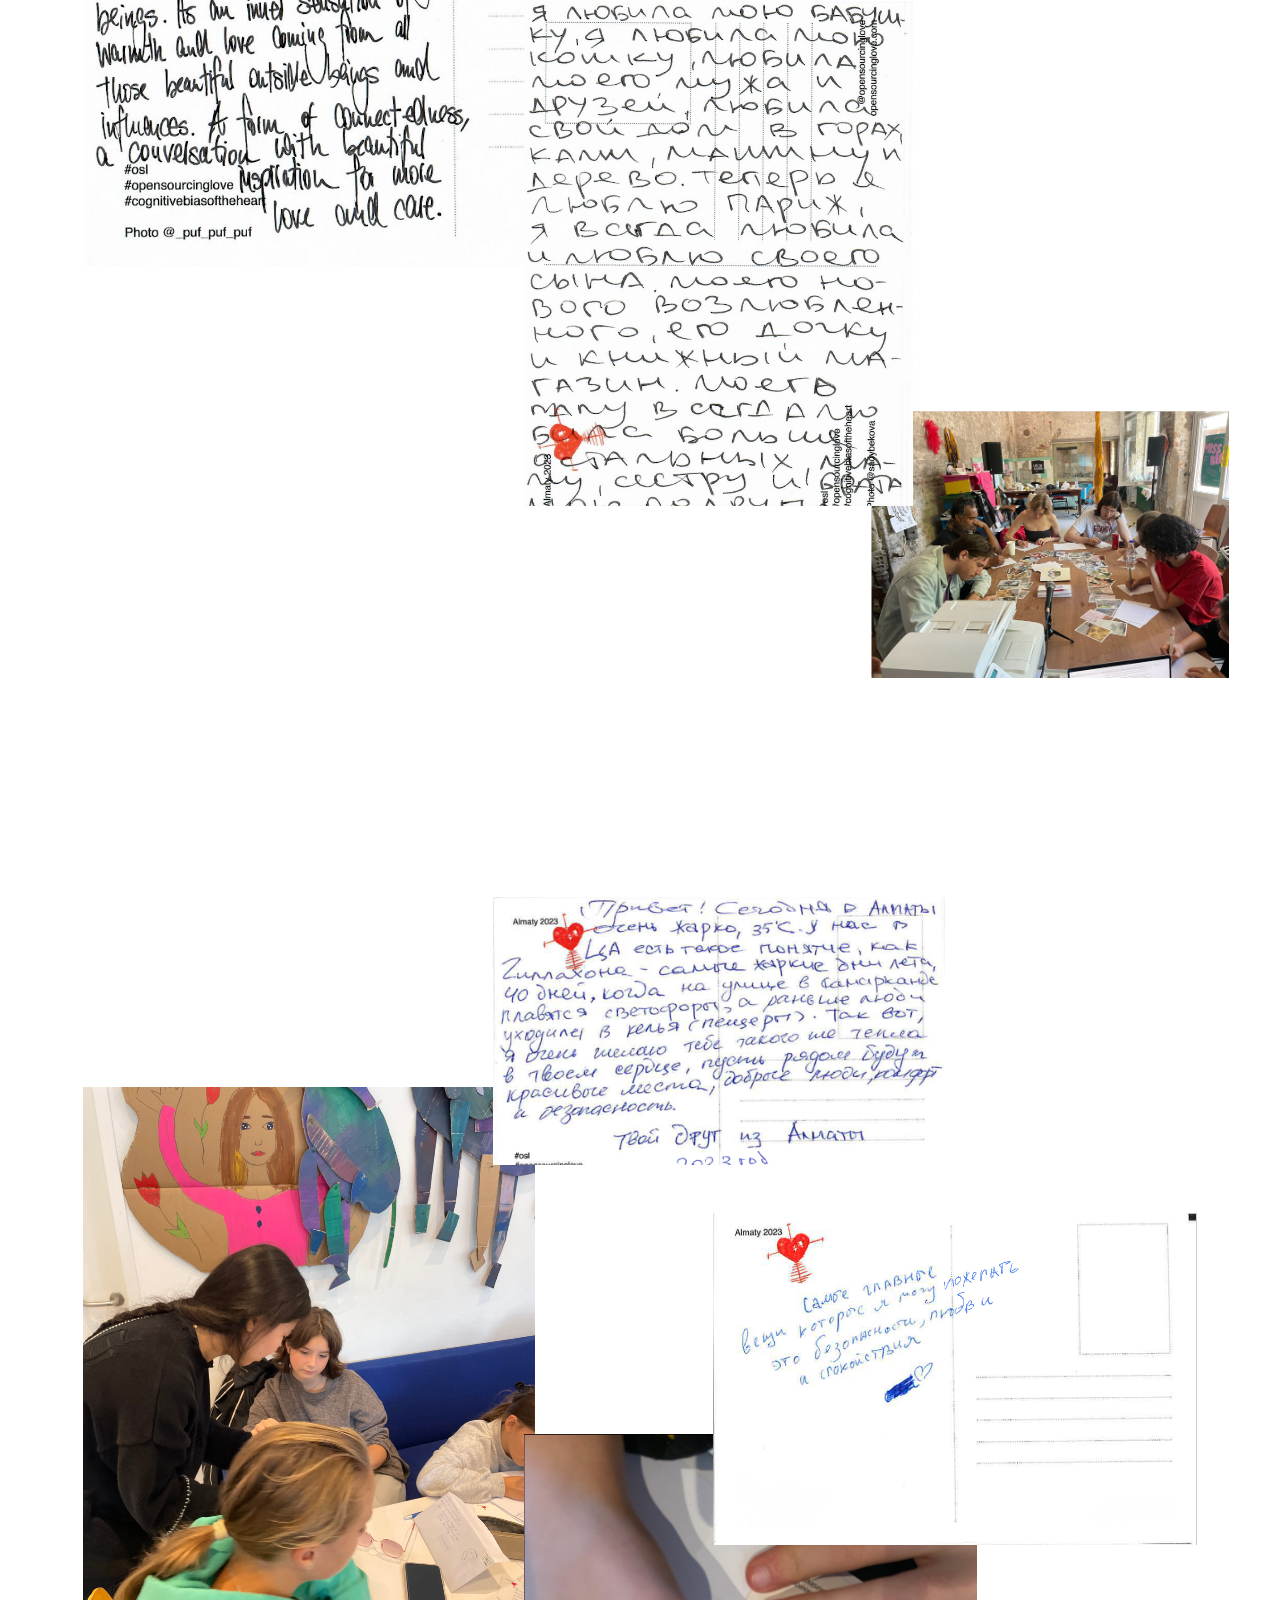
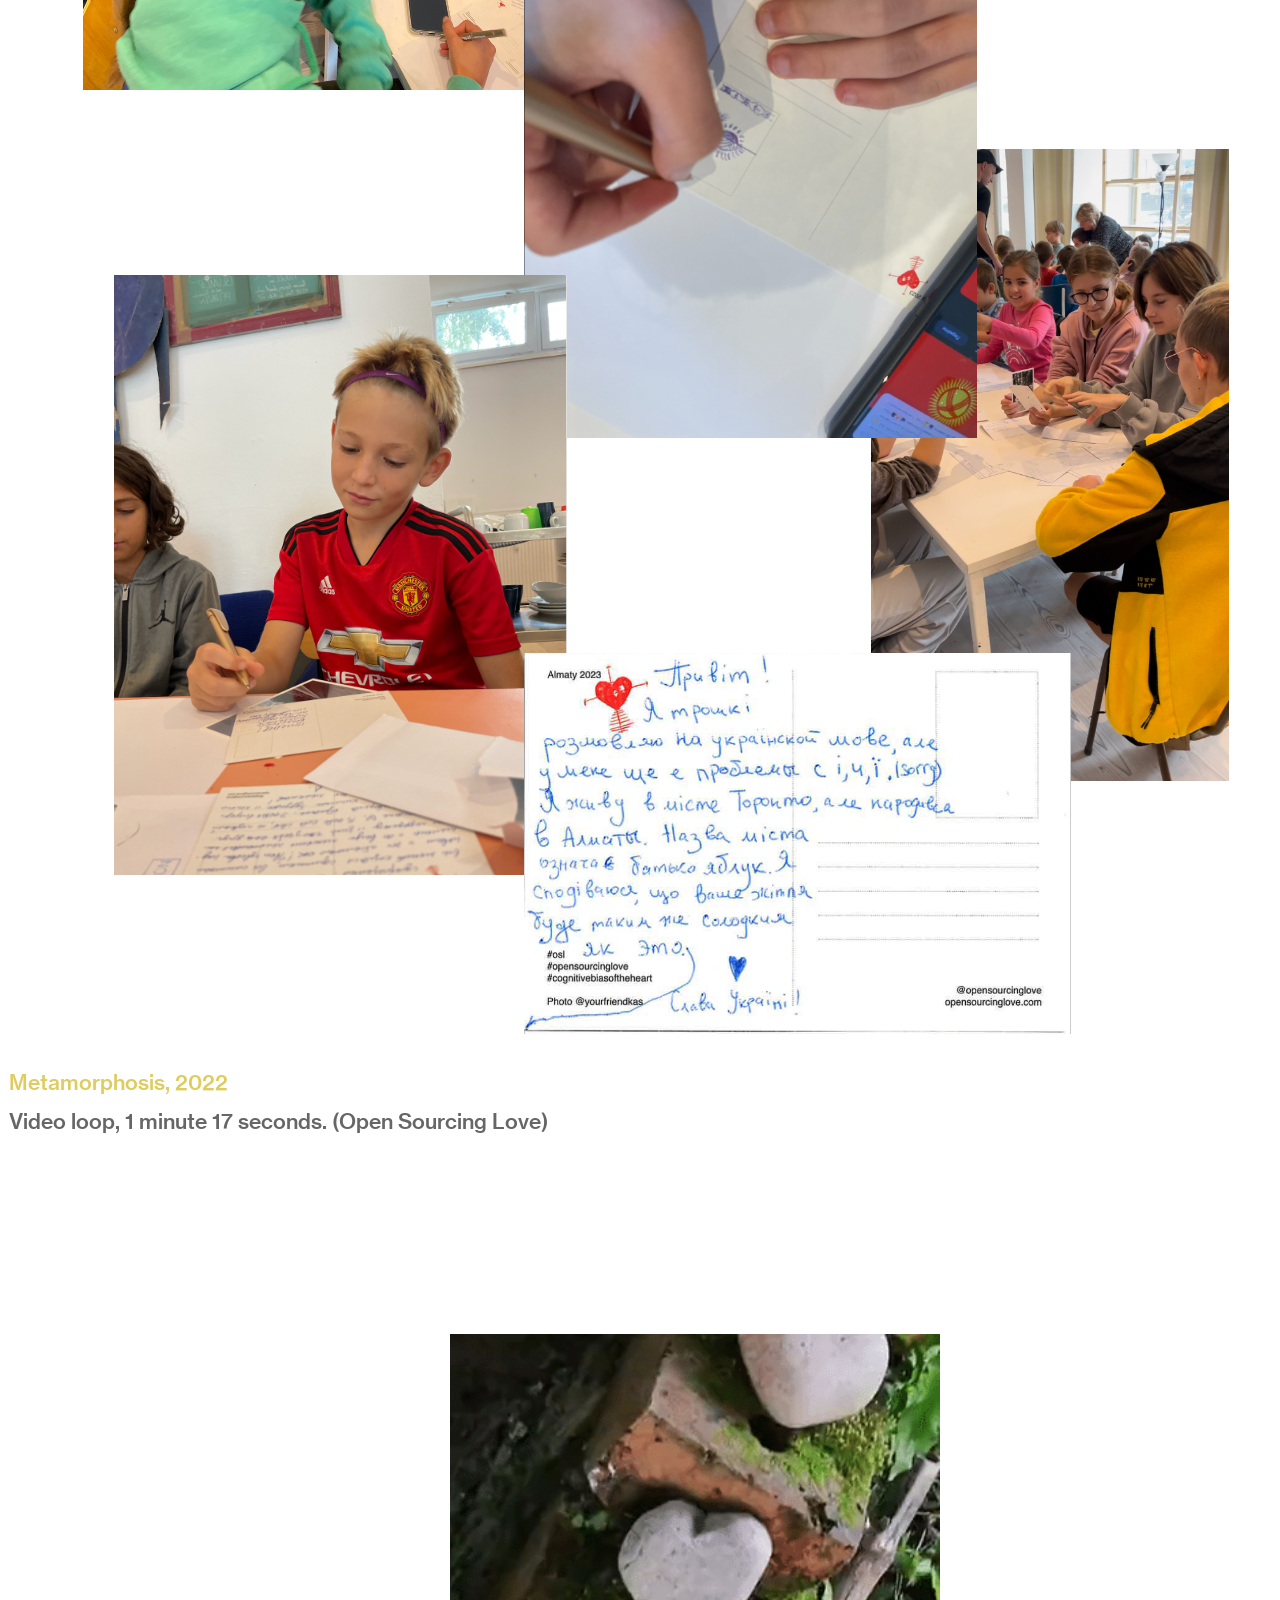
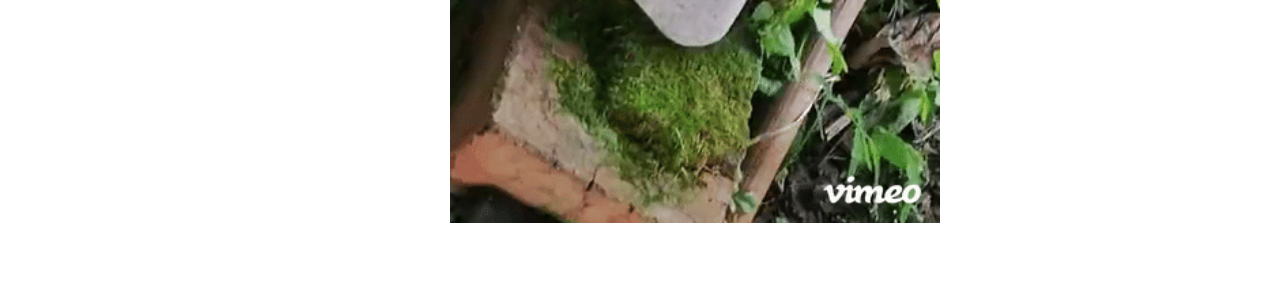
<file: workshops.html>
<!doctype html><html lang="en" data-predefined-style="true" data-css-presets="true" data-css-preset><head><meta charset="utf-8"><meta name="viewport" content="width=device-width,initial-scale=1"><title>Anna Kin — workshops</title><meta name="description" content="This portfolio consists of the recent artworks of Anna Kin."><link rel="icon" href="assets/a17ee777631398783863.ico"><link rel="stylesheet" href="style.css?v=2"><link rel="stylesheet" href="original.css?v=2"><link rel="stylesheet" href="mirror.css?v=2"><script src="mirror.js?v=2" defer></script></head><body class="feed"><header id="top-navigation" local-style="23669130"><bodycopy class="content content_padding"><div grid-row="" grid-pad="0" grid-gutter="0" grid-responsive="">
	<div grid-col="x12" grid-pad="0"><div style="text-align: center"><div style="text-align: center"><h2><a href="publications.html" rel="history">publications</a> &nbsp; <a href="exhibitions.html" rel="history">exhibitions</a> &nbsp; <a href="workshops.html" rel="history">workshops</a> &nbsp; <a href="music.html" rel="history">music</a> &nbsp; <a href="Performance.html" rel="history">performance</a> &nbsp; <a href="film.html" rel="history">films</a> &nbsp;</h2></div></div><br>

<small></small></div>
</div></bodycopy><style>[local-style="23669130"] .container_width {
}

[local-style="23669130"] body {
	background-color: initial /*!variable_defaults*/;
}

[local-style="23669130"] .backdrop {
}

[local-style="23669130"] .page {
}

[local-style="23669130"] .page_background {
	background-color: transparent /*!page_container_bgcolor*/;
}

[local-style="23669130"] .content_padding {
	padding-top: 1rem /*!main_margin*/;
}

[data-predefined-style="true"] [local-style="23669130"] bodycopy {
}

[data-predefined-style="true"] [local-style="23669130"] bodycopy a {
}

[data-predefined-style="true"] [local-style="23669130"] h1 {
}

[data-predefined-style="true"] [local-style="23669130"] h1 a {
}

[data-predefined-style="true"] [local-style="23669130"] h2 {
	font-size: 1.9rem;
	line-height: 2;
}

[data-predefined-style="true"] [local-style="23669130"] h2 a {
}

[data-predefined-style="true"] [local-style="23669130"] small {
}

[data-predefined-style="true"] [local-style="23669130"] small a {
}

[data-predefined-style="true"] [local-style="23669130"] bodycopy a:hover {
}

[data-predefined-style="true"] [local-style="23669130"] h1 a:hover {
}

[data-predefined-style="true"] [local-style="23669130"] h2 a:hover {
}

[data-predefined-style="true"] [local-style="23669130"] small a:hover {
}</style></header><button id="menu-toggle" aria-label="Open menu" aria-expanded="false">☰</button><nav id="mirror-menu" hidden><button id="menu-close" aria-label="Close menu">×</button><a href="about.html">about</a><a href="exhibitions.html">exhibitions</a><a href="workshops.html">workshops</a><a href="music.html">music</a><a href="Performance.html">performance</a><a href="film.html">film</a><a href="publications.html">publications</a></nav><main><section class="page_container" local-style="23669125" id="workshops"><div class="page container container_width"><bodycopy class="bodycopy content content_padding"><div class="page_content clearfix"><br><br>
<br>
<br>
<div style="text-align: left;"><span style="color: #000;"><i><a href="https://osl.rf.gd/" target="_blank">OpenSourcingLove</a></i>–<br>
<br></span><h2><span style="color: #000;">collaborative crowdsource project created together w/Aigerim Tumenbay. It’s idea based on the concept of cognitive bias. By definition: “a systematic error in thinking that occurs when people are processing information. Frequent result of one’s brain’s attepmt to simplify information processing.” <br></span></h2><span style="color: #000;">
<br></span><h2><span style="color: #000;">Background story: Last summer, me and my friend started simultaneously noticing lots of heart shapes everywhere we went. Upon sharing them on social media, we began to receive more pictures from friends and strangers even, so we created a profile on <a href="https://www.are.na/anna-kin/open-sourcing-love" target="_blank"><span style="color: #fff;">are.na</span></a>,and lots of people all around the world have contributed improvements to its design and functionality. Our worldwide #opensourcinglove movement, also known as #osl can be followed on <a href="https://www.instagram.com/opensourcinglove/" target="_blank"><span style="color: #fff;">instagram</span></a>.&nbsp;</span></h2><br>
<br></div><div class="image-gallery" data-gallery="%7B%22mode_id%22%3A3%2C%22gallery_instance_id%22%3A1%2C%22name%22%3A%22Justify%22%2C%22path%22%3A%22justify%22%2C%22data%22%3A%7B%22image_padding%22%3A2%2C%22row_height%22%3A20%2C%22variation_index%22%3A0%2C%22variation%22%3A0%2C%22variation_mode%22%3A0%2C%22variation_seed%22%3A0%2C%22responsive%22%3Atrue%2C%22meta_data%22%3A%7B%7D%2C%22mobile_data%22%3A%7B%22image_padding%22%3A1%2C%22row_height%22%3A60%2C%22separate_mobile_view%22%3Afalse%7D%2C%22captions%22%3Atrue%7D%7D">
<img loading="lazy" decoding="async" width="2935" height="3957" width_o="2935" height_o="3957" src="assets/web/ac3460e9357ae2d19920.jpg" data-mid="131123396" border="0" />
<img loading="lazy" decoding="async" width="3024" height="3777" width_o="3024" height_o="3777" src="assets/cde91a648bcd323b3a88.jpeg" data-mid="131121808" border="0" />
<img loading="lazy" decoding="async" width="3024" height="4032" width_o="3024" height_o="4032" src="assets/505188802871d8f1b95f.jpeg" data-mid="131121947" border="0" />
<img loading="lazy" decoding="async" width="3024" height="4032" width_o="3024" height_o="4032" src="assets/76552f614bf9f27ecd57.jpg" data-mid="131119285" border="0" />
<img loading="lazy" decoding="async" width="2245" height="1684" width_o="2245" height_o="1684" src="assets/web/4220c1d22ce7dda2b81b.jpg" data-mid="131122371" border="0" />
<img loading="lazy" decoding="async" width="3024" height="4032" width_o="3024" height_o="4032" src="assets/5ab7051f9f8dda54fb13.jpeg" data-mid="131120375" border="0" />
<img loading="lazy" decoding="async" width="750" height="1334" width_o="750" height_o="1334" src="assets/cecd76acea586b429c8d.png" data-mid="131122010" border="0" />
<img loading="lazy" decoding="async" width="3024" height="4032" width_o="3024" height_o="4032" src="assets/c0b8c76a184d913c41c5.jpg" data-mid="131119282" border="0" />
<img loading="lazy" decoding="async" width="3024" height="4032" width_o="3024" height_o="4032" src="assets/1a036e9d560efb8d2ed4.JPG" data-mid="131119518" border="0" />
<img loading="lazy" decoding="async" width="3024" height="4032" width_o="3024" height_o="4032" src="assets/d4a6dd6446467866015e.jpg" data-mid="131119287" border="0" />
</div><br>//
<br><h1><a href="https://drive.google.com/drive/u/4/home" target="_blank"></a><a href="https://missread.com/event/waves-radio-as-collective-imagination/">Waves: Radio as Collective Imagination</a><br></h1>
<br><h2><span style="color: #fff;"><a href="https://drive.google.com/drive/u/4/home" target="_blank">offline publication, mentioned as an Open Sourcing Love artist collective founder, contributor.&nbsp;2024 Nov, Berlin, Germany</a></span><br></h2>
<br>
<div class="image-gallery" data-gallery="%7B%22mode_id%22%3A4%2C%22gallery_instance_id%22%3A2%2C%22name%22%3A%22Montessori%22%2C%22path%22%3A%22montessori%22%2C%22data%22%3A%7B%22height%22%3A45.34715525554484%2C%22lowest_y%22%3A0%2C%22max_y%22%3A45.34715525554484%2C%22responsive%22%3Afalse%2C%22image_padding%22%3A2%2C%22snap_to_grid%22%3Atrue%2C%22user_interactive%22%3Afalse%2C%22zero_height%22%3Afalse%2C%22mobile_data%22%3A%7B%22columns%22%3A2%2C%22column_size%22%3A11%2C%22image_padding%22%3A1%2C%22mobile_design_path%22%3A%22columns%22%2C%22separate_mobile_view%22%3Atrue%7D%2C%22meta_data%22%3A%7B%220%22%3A%7B%22width%22%3A27.5%2C%22x%22%3A15%2C%22y%22%3A0%2C%22z%22%3A1%7D%2C%221%22%3A%7B%22width%22%3A30%2C%22x%22%3A55%2C%22y%22%3A2.5%2C%22z%22%3A2%7D%7D%2C%22captions%22%3Atrue%7D%7D">
<img loading="lazy" decoding="async" width="1037" height="1710" width_o="1037" height_o="1710" src="assets/c4fb0bde01693b9de692.png" data-mid="238419238" border="0" />
<img loading="lazy" decoding="async" width="3024" height="4032" width_o="3024" height_o="4032" src="assets/d4fe8bd10bf19b68c84e.jpeg" data-mid="238392071" border="0" />
</div><br><br>
//
<br><h1><a href="https://drive.google.com/drive/u/4/home" target="_blank">OSL zine</a><br></h1>
 <br>
<h2>Published with a support of British Council, presented in the frame of Styq decentralised city festival.  19 June 2022, Almaty<br></h2> <br>
<br><div class="image-gallery" data-gallery="%7B%22mode_id%22%3A6%2C%22gallery_instance_id%22%3A3%2C%22name%22%3A%22Slideshow%22%2C%22path%22%3A%22slideshow%22%2C%22data%22%3A%7B%22autoplay%22%3Atrue%2C%22autoplaySpeed%22%3A2.5%2C%22speed%22%3A0.5%2C%22arrows%22%3Atrue%2C%22transition-type%22%3A%22slide%22%2C%22constrain_height%22%3Atrue%2C%22image_vertical_align%22%3A%22middle%22%2C%22image_horizontal_align%22%3A%22middle%22%2C%22image_alignment%22%3A%22image_middle_middle%22%2C%22mobile_data%22%3A%7B%22separate_mobile_view%22%3Afalse%7D%2C%22meta_data%22%3A%7B%7D%2C%22captions%22%3Atrue%7D%7D">
<img loading="lazy" decoding="async" width="1400" height="1050" width_o="1400" height_o="1050" src="assets/cc6d9c672f27a80eb16e.jpg" data-mid="207058750" border="0" data-scale="84"/>
<img loading="lazy" decoding="async" width="3387" height="2390" width_o="3387" height_o="2390" src="assets/a01d5959dc6e132e7236.jpg" data-mid="207058819" border="0" />
<img loading="lazy" decoding="async" width="3369" height="2388" width_o="3369" height_o="2388" src="assets/b89a2b36b9c5045762c3.jpg" data-mid="207058818" border="0" />
<img loading="lazy" decoding="async" width="3388" height="2390" width_o="3388" height_o="2390" src="assets/77e59c995c6f283291e1.jpg" data-mid="207058821" border="0" />
<img loading="lazy" decoding="async" width="3388" height="2390" width_o="3388" height_o="2390" src="assets/4e1acc5a8c2396bc3a67.jpg" data-mid="207058820" border="0" />
</div><br>
<br>
<h2>//<br>
</h2><h1><a href="https://schoolofcommons.org/events/love-and-solidarity-workshop" target="_blank">Love and Solidarity Weekend</a></h1><h2>&nbsp;- a cycle of events, where we suggested letter writing practice as a form of expressing solidarity and support. The project employs a letter-writing format and the artifact of a letter as a tool for reflection and a symbol of self-love. We believe that writing love letters is an inspiring action capable of motivating people to engage in positive change, especially amidst the challenging times we are experiencing worldwide. We consider it a powerful means to raise awareness about society’s issues and challenges. Through sharing personal stories, insights, and perspectives in these letters, we aspire to document significant shifts in our shared comprehension of the world, raise awareness, and connect with the vibrant energy of individuals contributing to the change toward a more conscious generation.<br>
<br>
<br>
Our love-solidarity letter writing and recording session, featuring postcard cover images of Open Sourcing Love artworks, took place at the Goethe Institut in Kazakhstan, continued during the Missread Art Book Pre-Fair program in Berlin and concluded at the Neue Nachbarschaft Moabit center, where letters from our workshop were handed to kids from Ukrainian at-risk families.</h2><br>
<br><div class="image-gallery" data-gallery="%7B%22mode_id%22%3A3%2C%22gallery_instance_id%22%3A4%2C%22name%22%3A%22Justify%22%2C%22path%22%3A%22justify%22%2C%22data%22%3A%7B%22image_padding%22%3A%220.5%22%2C%22row_height%22%3A%2242%22%2C%22variation_index%22%3A%222%22%2C%22variation%22%3A66.7%2C%22variation_mode%22%3A2%2C%22variation_seed%22%3A1%2C%22responsive%22%3Atrue%2C%22meta_data%22%3A%7B%7D%2C%22mobile_data%22%3A%7B%22image_padding%22%3A1%2C%22row_height%22%3A60%2C%22separate_mobile_view%22%3Afalse%7D%2C%22captions%22%3Atrue%7D%7D">
<img loading="lazy" decoding="async" width="3888" height="5184" width_o="3888" height_o="5184" src="assets/bdaefc59750815049db9.JPG" data-mid="206963560" border="0" />
<img loading="lazy" decoding="async" width="3888" height="5184" width_o="3888" height_o="5184" src="assets/e4b66ea499a2ba5d0d6f.JPG" data-mid="206963556" border="0" />
<img loading="lazy" decoding="async" width="3888" height="5184" width_o="3888" height_o="5184" src="assets/7105be34a79c2736dd8e.JPG" data-mid="206963558" border="0" />
<img loading="lazy" decoding="async" width="5184" height="3888" width_o="5184" height_o="3888" src="assets/7dbfe0d8209fb19f86c0.JPG" data-mid="206963539" border="0" />
<img loading="lazy" decoding="async" width="1334" height="936" width_o="1334" height_o="936" src="assets/fd9358461ee0930163ff.png" data-mid="206963668" border="0" />
<img loading="lazy" decoding="async" width="3888" height="5184" width_o="3888" height_o="5184" src="assets/4b4bfb1fd246b0a2fb2a.JPG" data-mid="206963548" border="0" />
<img loading="lazy" decoding="async" width="5184" height="3888" width_o="5184" height_o="3888" src="assets/200f37ca714cfe5396f7.JPG" data-mid="206963576" border="0" />
<img loading="lazy" decoding="async" width="3888" height="5184" width_o="3888" height_o="5184" src="assets/71ecd0d68a3885937701.JPG" data-mid="206963557" border="0" />
<img loading="lazy" decoding="async" width="1076" height="780" width_o="1076" height_o="780" src="assets/12f781ed486a961abfa9.png" data-mid="206963670" border="0" />
<img loading="lazy" decoding="async" width="3888" height="5184" width_o="3888" height_o="5184" src="assets/bee8d8882188539a083e.JPG" data-mid="206963592" border="0" />
</div><br>
<h1><a href="https://schoolofcommons.org/program/labs/there-there" target="_blank">Open Sourcing Love – Love and Solidarity Workshop</a></h1><h2>Contributors: Open Sourcing Love artist collective, There There<br>
Event:&nbsp;<a href="https://missread.com/program/annual-calendar/"><i><span style="color: #ffbf00;">Missread Art Book Fair, Miss Read x lumbung radio Prefair Program</span></i> <br>Organized by Station of Commons, Missread,</a> HKW<br>Dates: 17-21 September 2023 <br>Venue: Gerichtstrasse 45, Berlin<br>
<span style="color: #ffbf00;"><span style="color: rgb(255, 191, 0);"><i><a href="https://soundcloud.com/anazabanga/open-sourcing-love-live-from-berlin?si=c2bf90c9e46a4ba7a4fd22f9a6e77dfe&amp;utm_source=clipboard&amp;utm_medium=text&amp;utm_campaign=social_sharing" target="_blank">Link to the episode</a></i><br></span></span><br>At this event we suggested love letter writing practices as a form of healing, after we invited participants to recite their letters for a live stream at lumbung radio, <a href="https://soundcloud.com/anjakin/open-sourcing-love-live-from-berlin?si=dab211874f9c4964827d4b01621cdebd&amp;utm_source=clipboard&amp;utm_medium=text&amp;utm_campaign=social_sharing" target="_blank">here</a> you can listen to some extracts.<br>
<br>
We believe that letters written during turbulent times can become valuable historical documents. They provide a personal perspective on events, emotions, and experiences that might not be captured in official records. These letters can serve as primary sources for future generations, helping them understand the impact of these times on individuals and communities. Love &amp; Solidarity Workshop is an emotional journey created to build up a connection with the community where love and solidarity reign.</h2><br>
<br>
<br>
<br><div class="image-gallery" data-gallery="%7B%22mode_id%22%3A4%2C%22gallery_instance_id%22%3A5%2C%22name%22%3A%22Montessori%22%2C%22path%22%3A%22montessori%22%2C%22data%22%3A%7B%22height%22%3A124.9703557312253%2C%22lowest_y%22%3A0%2C%22max_y%22%3A124.9703557312253%2C%22responsive%22%3Atrue%2C%22image_padding%22%3A2%2C%22snap_to_grid%22%3Atrue%2C%22user_interactive%22%3Afalse%2C%22zero_height%22%3Afalse%2C%22mobile_data%22%3A%7B%22columns%22%3A2%2C%22column_size%22%3A11%2C%22image_padding%22%3A1%2C%22mobile_design_path%22%3A%22columns%22%2C%22separate_mobile_view%22%3Atrue%7D%2C%22meta_data%22%3A%7B%220%22%3A%7B%22width%22%3A60%2C%22x%22%3A5%2C%22y%22%3A50%2C%22z%22%3A1%7D%2C%221%22%3A%7B%22width%22%3A32.5%2C%22x%22%3A55%2C%22y%22%3A0%2C%22z%22%3A2%7D%2C%222%22%3A%7B%22width%22%3A22.5%2C%22x%22%3A2.5%2C%22y%22%3A30%2C%22z%22%3A3%7D%2C%223%22%3A%7B%22width%22%3A30%2C%22x%22%3A25%2C%22y%22%3A15%2C%22z%22%3A4%7D%2C%224%22%3A%7B%22width%22%3A35%2C%22x%22%3A12.5%2C%22y%22%3A2.5%2C%22z%22%3A5%7D%2C%225%22%3A%7B%22width%22%3A45%2C%22x%22%3A52.5%2C%22y%22%3A32.5%2C%22z%22%3A6%7D%2C%226%22%3A%7B%22width%22%3A30%2C%22x%22%3A67.5%2C%22y%22%3A102.5%2C%22z%22%3A7%7D%2C%227%22%3A%7B%22width%22%3A32.5%2C%22x%22%3A40%2C%22y%22%3A70%2C%22z%22%3A8%7D%7D%2C%22captions%22%3Atrue%7D%7D">
<img loading="lazy" decoding="async" width="1300" height="914" width_o="1300" height_o="914" src="assets/0945f9f663f3d28495fe.png" data-mid="206963957" border="0" />
<img loading="lazy" decoding="async" width="960" height="1280" width_o="960" height_o="1280" src="assets/0da943333496c4ee47b8.JPG" data-mid="206963864" border="0" />
<img loading="lazy" decoding="async" width="1284" height="926" width_o="1284" height_o="926" src="assets/3612aefd0516c8b1b9c5.png" data-mid="206963958" border="0" />
<img loading="lazy" decoding="async" width="960" height="1280" width_o="960" height_o="1280" src="assets/bf662aa2e8138e53f7a8.JPG" data-mid="206963883" border="0" />
<img loading="lazy" decoding="async" width="1268" height="926" width_o="1268" height_o="926" src="assets/beed7fb0464e9808343c.png" data-mid="206963959" border="0" />
<img loading="lazy" decoding="async" width="1244" height="960" width_o="1244" height_o="960" src="assets/28f0d7d5214f13c853a8.png" data-mid="206963956" border="0" />
<img loading="lazy" decoding="async" width="2024" height="1516" width_o="2024" height_o="1516" src="assets/web/9eab871e651fbcf720d8.jpg" data-mid="206963866" border="0" />
<img loading="lazy" decoding="async" width="682" height="886" width_o="682" height_o="886" src="assets/9ea6ebdcfad248e77132.png" data-mid="206963995" border="0" />
</div><br>
<br>
<h2>OpenSourcingLove – Love and Solidarity Workshop hosted by Open Sourcing Love artist collective with the support of the Goethe Institut in Kasachstan, at the Neue Nachbarschaft Moabit center, Berlin <br>
23 Sep 2023</h2><br>
<br>
<br>
<br><div class="image-gallery" data-gallery="%7B%22mode_id%22%3A4%2C%22gallery_instance_id%22%3A6%2C%22name%22%3A%22Montessori%22%2C%22path%22%3A%22montessori%22%2C%22data%22%3A%7B%22height%22%3A138.80872483221475%2C%22lowest_y%22%3A0%2C%22max_y%22%3A138.80872483221475%2C%22responsive%22%3Afalse%2C%22image_padding%22%3A2%2C%22snap_to_grid%22%3Atrue%2C%22user_interactive%22%3Afalse%2C%22zero_height%22%3Afalse%2C%22mobile_data%22%3A%7B%22columns%22%3A2%2C%22column_size%22%3A11%2C%22image_padding%22%3A1%2C%22mobile_design_path%22%3A%22columns%22%2C%22separate_mobile_view%22%3Atrue%7D%2C%22meta_data%22%3A%7B%220%22%3A%7B%22width%22%3A37.5%2C%22x%22%3A5%2C%22y%22%3A15%2C%22z%22%3A1%7D%2C%221%22%3A%7B%22width%22%3A37.5%2C%22x%22%3A37.5%2C%22y%22%3A0%2C%22z%22%3A2%7D%2C%222%22%3A%7B%22width%22%3A30%2C%22x%22%3A67.5%2C%22y%22%3A67.5%2C%22z%22%3A3%7D%2C%223%22%3A%7B%22width%22%3A37.5%2C%22x%22%3A40%2C%22y%22%3A42.5%2C%22z%22%3A4%7D%2C%224%22%3A%7B%22width%22%3A37.5%2C%22x%22%3A7.5%2C%22y%22%3A77.5%2C%22z%22%3A5%7D%2C%225%22%3A%7B%22width%22%3A40%2C%22x%22%3A55%2C%22y%22%3A25%2C%22z%22%3A6%7D%2C%226%22%3A%7B%22width%22%3A45%2C%22x%22%3A40%2C%22y%22%3A107.5%2C%22z%22%3A7%7D%7D%2C%22captions%22%3Atrue%7D%7D">
<img loading="lazy" decoding="async" width="3024" height="4032" width_o="3024" height_o="4032" src="assets/a200bd3a91c8d6acf093.JPG" data-mid="207053820" border="0" />
<img loading="lazy" decoding="async" width="1092" height="646" width_o="1092" height_o="646" src="assets/468bc63126b7d259d4df.png" data-mid="207054273" border="0" />
<img loading="lazy" decoding="async" width="1125" height="1989" width_o="1125" height_o="1989" src="assets/1204c951b65daee414db.PNG" data-mid="207053824" border="0" />
<img loading="lazy" decoding="async" width="1416" height="1892" width_o="1416" height_o="1892" src="assets/web/d377133bcbdf9684d230.jpg" data-mid="206966752" border="0" />
<img loading="lazy" decoding="async" width="1132" height="1502" width_o="1132" height_o="1502" src="assets/7c2bc27bcd79660ebf62.png" data-mid="206966489" border="0" />
<img loading="lazy" decoding="async" width="894" height="614" width_o="894" height_o="614" src="assets/e059687e7c57d032fe1e.png" data-mid="207054275" border="0" />
<img loading="lazy" decoding="async" width="894" height="622" width_o="894" height_o="622" src="assets/2fb9196d36883041842c.png" data-mid="207054276" border="0" />
</div><h2>//</h2><h1><a href="https://vimeo.com/799779799" target="_blank">Metamorphosis, 2022</a>
</h1><h1>Video loop, 1 minute 17 seconds. (Open Sourcing Love)</h1><h2><br>edit: Aigerim Tumenbay <br>sound art: Anna Kin <br>The artwork were presented on 9th of October 2022 in Gallery 263, Cambridge, MA<br>
<br>Shapeshifting pop-up group show &amp; joint performance piece curated by Maya Rubio &amp; Gabi Abrao<br></h2>
<br>
<br>
<div grid-row="" grid-pad="6" grid-gutter="12">
	<div grid-col="4" grid-pad="6"></div>
	<div grid-col="5" grid-pad="6" class=""><img loading="lazy" decoding="async" width="360" height="360" width_o="360" height_o="360" src="assets/3856267e1bc84327c2e0.gif" data-mid="207059160" border="0" data-scale="100"/></div>
	<div grid-col="3" grid-pad="6"></div>
</div><br><br></div></bodycopy></div><style>[local-style="23669125"] .container_width {
}

[local-style="23669125"] body {
	background-color: initial /*!variable_defaults*/;
}

[local-style="23669125"] .backdrop {
}

[local-style="23669125"] .page {
}

[local-style="23669125"] .page_background {
	background-color: #882424 /*!page_container_bgcolor*/;
}

[local-style="23669125"] .content_padding {
	padding-top: 0.9rem /*!main_margin*/;
	padding-bottom: 0.9rem /*!main_margin*/;
	padding-left: 0.9rem /*!main_margin*/;
	padding-right: 0.9rem /*!main_margin*/;
}

[data-predefined-style="true"] [local-style="23669125"] bodycopy {
	line-height: 0.9;
	color: rgba(255, 255, 255, 0.6);
	font-size: 2.3rem;
}

[data-predefined-style="true"] [local-style="23669125"] bodycopy a {
	color: rgba(203, 175, 0, 0.63);
}

[data-predefined-style="true"] [local-style="23669125"] h1 {
	line-height: 1.9;
}

[data-predefined-style="true"] [local-style="23669125"] h1 a {
}

[data-predefined-style="true"] [local-style="23669125"] h2 {
	font-size: 2rem;
	color: rgba(255, 255, 255, 0.85);
}

[data-predefined-style="true"] [local-style="23669125"] h2 a {
	color: rgba(255, 255, 255, 0.85);
}

[data-predefined-style="true"] [local-style="23669125"] small {
	font-size: 1.8rem;
	line-height: 0.8;
	color: rgba(255, 255, 255, 0.85);
}

[data-predefined-style="true"] [local-style="23669125"] small a {
	color: rgb(255, 255, 255);
}

[data-predefined-style="true"] [local-style="23669125"] bodycopy a:hover {
}

[data-predefined-style="true"] [local-style="23669125"] h1 a:hover {
}

[data-predefined-style="true"] [local-style="23669125"] h2 a:hover {
}

[data-predefined-style="true"] [local-style="23669125"] small a:hover {
}</style></section></main><dialog id="zoom"><button aria-label="Close image">×</button><img alt="Enlarged artwork"></dialog></body></html>
</file>
<file: style.css>
@font-face{font-family:Icons;src:url(assets/3d970f9a0effb37c871d.woff2);unicode-range:U+E000-E15C,U+F0000,U+FE0E}@font-face{font-family:Icons;src:url(assets/3d970f9a0effb37c871d.woff2);font-weight:240;unicode-range:U+E000-E15C,U+F0000,U+FE0E}@font-face{font-family:Icons;src:url(assets/3d970f9a0effb37c871d.woff2);unicode-range:U+E000-E15C,U+F0000,U+FE0E;font-weight:400}@font-face{font-family:Icons;src:url(assets/3d970f9a0effb37c871d.woff2);unicode-range:U+E000-E15C,U+F0000,U+FE0E;font-weight:600}@font-face{font-family:Icons;src:url(assets/3d970f9a0effb37c871d.woff2);unicode-range:U+E000-E15C,U+F0000,U+FE0E;font-weight:800}@font-face{font-family:Icons;src:url(assets/3d970f9a0effb37c871d.woff2);unicode-range:U+E000-E15C,U+F0000,U+FE0E;font-style:italic}@font-face{font-family:Icons;src:url(assets/3d970f9a0effb37c871d.woff2);unicode-range:U+E000-E15C,U+F0000,U+FE0E;font-weight:200;font-style:italic}@font-face{font-family:Icons;src:url(assets/3d970f9a0effb37c871d.woff2);unicode-range:U+E000-E15C,U+F0000,U+FE0E;font-weight:400;font-style:italic}@font-face{font-family:Icons;src:url(assets/3d970f9a0effb37c871d.woff2);unicode-range:U+E000-E15C,U+F0000,U+FE0E;font-weight:600;font-style:italic}@font-face{font-family:Icons;src:url(assets/3d970f9a0effb37c871d.woff2);unicode-range:U+E000-E15C,U+F0000,U+FE0E;font-weight:800;font-style:italic}body.iconfont-loading,body.iconfont-loading *{color:transparent!important}body{-moz-osx-font-smoothing:grayscale;-webkit-font-smoothing:antialiased;-webkit-text-size-adjust:none}body.no-scroll{overflow:hidden}/*!
 * Content
 */.page{word-wrap:break-word}:focus{outline:0}.pointer-events-none{pointer-events:none}.pointer-events-auto{pointer-events:auto}.pointer-events-none .page_content .audio-player,.pointer-events-none .page_content .shop_product,.pointer-events-none .page_content a,.pointer-events-none .page_content audio,.pointer-events-none .page_content button,.pointer-events-none .page_content details,.pointer-events-none .page_content iframe,.pointer-events-none .page_content img,.pointer-events-none .page_content input,.pointer-events-none .page_content video{pointer-events:auto}.pointer-events-none .page_content *>a,.pointer-events-none .page_content>a{position:relative}s *{text-transform:inherit}#toolset{position:fixed;bottom:10px;right:10px;z-index:8}.mobile #toolset,.template_site_inframe #toolset{display:none}#toolset a{display:block;height:24px;width:24px;margin:0;padding:0;text-decoration:none;background:rgba(0,0,0,.2)}#toolset a:hover{background:rgba(0,0,0,.8)}[data-adminview] #toolset a,[data-adminview] #toolset_admin a{background:rgba(0,0,0,.04);pointer-events:none;cursor:default}#toolset_admin a:active{background:rgba(0,0,0,.7)}#toolset_admin a svg>*{transform:scale(1.1) translate(0,-.5px);transform-origin:50% 50%}#toolset_admin a svg{pointer-events:none;width:100%!important;height:auto!important}#following-container{overflow:auto;-webkit-overflow-scrolling:touch}#following-container iframe{height:100%;width:100%;position:absolute;top:0;left:0;right:0;bottom:0}:root{--following-width:-400px;--following-animation-duration:450ms}@keyframes following-open{0%{transform:translateX(0)}100%{transform:translateX(var(--following-width))}}@keyframes following-open-inverse{0%{transform:translateX(0)}100%{transform:translateX(calc(-1 * var(--following-width)))}}@keyframes following-close{0%{transform:translateX(var(--following-width))}100%{transform:translateX(0)}}@keyframes following-close-inverse{0%{transform:translateX(calc(-1 * var(--following-width)))}100%{transform:translateX(0)}}body.animate-left{animation:following-open var(--following-animation-duration);animation-fill-mode:both;animation-timing-function:cubic-bezier(.24,1,.29,1)}#following-container.animate-left{animation:following-close-inverse var(--following-animation-duration);animation-fill-mode:both;animation-timing-function:cubic-bezier(.24,1,.29,1)}#following-container.animate-left #following-frame{animation:following-close var(--following-animation-duration);animation-fill-mode:both;animation-timing-function:cubic-bezier(.24,1,.29,1)}body.animate-right{animation:following-close var(--following-animation-duration);animation-fill-mode:both;animation-timing-function:cubic-bezier(.24,1,.29,1)}#following-container.animate-right{animation:following-open-inverse var(--following-animation-duration);animation-fill-mode:both;animation-timing-function:cubic-bezier(.24,1,.29,1)}#following-container.animate-right #following-frame{animation:following-open var(--following-animation-duration);animation-fill-mode:both;animation-timing-function:cubic-bezier(.24,1,.29,1)}.slick-slider{position:relative;display:block;-moz-box-sizing:border-box;box-sizing:border-box;-webkit-user-select:none;-moz-user-select:none;-ms-user-select:none;user-select:none;-webkit-touch-callout:none;-khtml-user-select:none;-ms-touch-action:pan-y;touch-action:pan-y;-webkit-tap-highlight-color:transparent}.slick-list{position:relative;display:block;overflow:hidden;margin:0;padding:0}.slick-list:focus{outline:0}.slick-list.dragging{cursor:pointer;cursor:hand}.slick-slider .slick-list,.slick-slider .slick-track{transform:translate3d(0,0,0);will-change:transform}.slick-track{position:relative;top:0;left:0;display:block}.slick-track:after,.slick-track:before{display:table;content:'';width:1px;height:1px;margin-top:-1px;margin-left:-1px}.slick-track:after{clear:both}.slick-loading .slick-track{visibility:hidden}.slick-slide{display:none;float:left;height:100%;min-height:1px}[dir=rtl] .slick-slide{float:right}.content .slick-slide img{display:inline-block}.content .slick-slide img:not(.image-zoom){cursor:pointer}.content .scrub .slick-list,.content .scrub .slick-slide img:not(.image-zoom){cursor:ew-resize}body.slideshow-scrub-dragging *{cursor:ew-resize!important}.content .slick-slide img:not([src]),.content .slick-slide img[src='']{width:100%;height:auto}.slick-slide.slick-loading img{display:none}.slick-slide.dragging img{pointer-events:none}.slick-initialized .slick-slide{display:block}.slick-loading .slick-slide{visibility:hidden}.slick-vertical .slick-slide{display:block;height:auto;border:1px solid transparent}.slick-arrow.slick-hidden{display:none}.slick-arrow{position:absolute;z-index:9;width:0;top:0;height:100%;cursor:pointer;will-change:opacity;-webkit-transition:opacity 333ms cubic-bezier(.4,0,.22,1);transition:opacity 333ms cubic-bezier(.4,0,.22,1)}.slick-arrow.hidden{opacity:0}.slick-arrow svg{position:absolute;width:36px;height:36px;top:0;left:0;right:0;bottom:0;margin:auto;transform:translate(.25px,.25px)}.slick-arrow svg.right-arrow{transform:translate(.25px,.25px) scaleX(-1)}.slick-arrow svg:active{opacity:.75}.slick-arrow svg .arrow-shape{fill:none!important;stroke:#fff;stroke-linecap:square}.slick-arrow svg .arrow-outline{fill:none!important;stroke-width:2.5px;stroke:rgba(0,0,0,.6);stroke-linecap:square}.slick-arrow.slick-next{right:0;text-align:right}.slick-next svg,.wallpaper-navigation .slick-next svg{margin-right:10px}.mobile .slick-next svg{margin-right:10px}.slick-arrow.slick-prev{text-align:left}.slick-prev svg,.wallpaper-navigation .slick-prev svg{margin-left:10px}.mobile .slick-prev svg{margin-left:10px}.loading_animation{display:none;vertical-align:middle;z-index:15;line-height:0;pointer-events:none;border-radius:100%}.loading_animation.hidden{display:none}.loading_animation.pulsing{opacity:0;display:inline-block;animation-delay:.1s;-webkit-animation-delay:.1s;-moz-animation-delay:.1s;animation-duration:12s;animation-iteration-count:infinite;animation:fade-pulse-in .5s ease-in-out;-moz-animation:fade-pulse-in .5s ease-in-out;-webkit-animation:fade-pulse-in .5s ease-in-out;-webkit-animation-fill-mode:forwards;-moz-animation-fill-mode:forwards;animation-fill-mode:forwards}.loading_animation.pulsing.no-delay{animation-delay:0s;-webkit-animation-delay:0s;-moz-animation-delay:0s}.loading_animation div{border-radius:100%}.loading_animation div svg{max-width:100%;height:auto}.loading_animation div,.loading_animation div svg{width:20px;height:20px}.loading_animation.full-width svg{width:100%;height:auto}.loading_animation.full-width.big svg{width:100px;height:100px}.loading_animation div svg>*{fill:#ccc}.loading_animation div{-webkit-animation:spin-loading 12s ease-out;-webkit-animation-iteration-count:infinite;-moz-animation:spin-loading 12s ease-out;-moz-animation-iteration-count:infinite;animation:spin-loading 12s ease-out;animation-iteration-count:infinite}.loading_animation.hidden{display:none}[data-backdrop] .loading_animation{position:absolute;top:15px;left:15px;z-index:99}.loading_animation.position-absolute.middle{top:calc(50% - 10px);left:calc(50% - 10px)}.loading_animation.position-absolute.topleft{top:0;left:0}.loading_animation.position-absolute.middleright{top:calc(50% - 10px);right:1rem}.loading_animation.position-absolute.middleleft{top:calc(50% - 10px);left:1rem}.loading_animation.gray div svg>*{fill:#999}.loading_animation.gray-dark div svg>*{fill:#666}.loading_animation.gray-darker div svg>*{fill:#555}.loading_animation.gray-light div svg>*{fill:#ccc}.loading_animation.white div svg>*{fill:rgba(255,255,255,.85)}.loading_animation.blue div svg>*{fill:#698fff}.loading_animation.inline{display:inline-block;margin-bottom:.5ex}.loading_animation.inline.left{margin-right:.5ex}@-webkit-keyframes fade-pulse-in{0%{opacity:0}50%{opacity:.5}100%{opacity:1}}@-moz-keyframes fade-pulse-in{0%{opacity:0}50%{opacity:.5}100%{opacity:1}}@keyframes fade-pulse-in{0%{opacity:0}50%{opacity:.5}100%{opacity:1}}@-webkit-keyframes pulsate{0%{opacity:1}50%{opacity:0}100%{opacity:1}}@-moz-keyframes pulsate{0%{opacity:1}50%{opacity:0}100%{opacity:1}}@keyframes pulsate{0%{opacity:1}50%{opacity:0}100%{opacity:1}}@-webkit-keyframes spin-loading{0%{transform:rotate(0)}9%{transform:rotate(1050deg)}18%{transform:rotate(-1090deg)}20%{transform:rotate(-1080deg)}23%{transform:rotate(-1080deg)}28%{transform:rotate(-1095deg)}29%{transform:rotate(-1065deg)}34%{transform:rotate(-1080deg)}35%{transform:rotate(-1050deg)}40%{transform:rotate(-1065deg)}41%{transform:rotate(-1035deg)}44%{transform:rotate(-1035deg)}47%{transform:rotate(-2160deg)}50%{transform:rotate(-2160deg)}56%{transform:rotate(45deg)}60%{transform:rotate(45deg)}80%{transform:rotate(6120deg)}100%{transform:rotate(0)}}@keyframes spin-loading{0%{transform:rotate(0)}9%{transform:rotate(1050deg)}18%{transform:rotate(-1090deg)}20%{transform:rotate(-1080deg)}23%{transform:rotate(-1080deg)}28%{transform:rotate(-1095deg)}29%{transform:rotate(-1065deg)}34%{transform:rotate(-1080deg)}35%{transform:rotate(-1050deg)}40%{transform:rotate(-1065deg)}41%{transform:rotate(-1035deg)}44%{transform:rotate(-1035deg)}47%{transform:rotate(-2160deg)}50%{transform:rotate(-2160deg)}56%{transform:rotate(45deg)}60%{transform:rotate(45deg)}80%{transform:rotate(6120deg)}100%{transform:rotate(0)}}[grid-row]{align-items:flex-start;box-sizing:border-box;display:-webkit-box;display:-webkit-flex;display:-ms-flexbox;display:flex;-webkit-flex-wrap:wrap;-ms-flex-wrap:wrap;flex-wrap:wrap}[grid-col]{box-sizing:border-box}[grid-row] [grid-col].empty:after{content:"\0000A0";cursor:text}body.mobile[data-adminview=content-editproject] [grid-row] [grid-col].empty:after{display:none}[grid-col=auto]{-webkit-box-flex:1;-webkit-flex:1;-ms-flex:1;flex:1}[grid-col=x12]{width:100%}[grid-col=x11]{width:50%}[grid-col=x10]{width:33.33%}[grid-col=x9]{width:25%}[grid-col=x8]{width:20%}[grid-col=x7]{width:16.666666667%}[grid-col=x6]{width:14.285714286%}[grid-col=x5]{width:12.5%}[grid-col=x4]{width:11.111111111%}[grid-col=x3]{width:10%}[grid-col=x2]{width:9.090909091%}[grid-col=x1]{width:8.333333333%}[grid-col="1"]{width:8.33333%}[grid-col="2"]{width:16.66667%}[grid-col="3"]{width:25%}[grid-col="4"]{width:33.33333%}[grid-col="5"]{width:41.66667%}[grid-col="6"]{width:50%}[grid-col="7"]{width:58.33333%}[grid-col="8"]{width:66.66667%}[grid-col="9"]{width:75%}[grid-col="10"]{width:83.33333%}[grid-col="11"]{width:91.66667%}[grid-col="12"]{width:100%}body.mobile [grid-responsive] [grid-col]{width:100%;-webkit-box-flex:none;-webkit-flex:none;-ms-flex:none;flex:none}[data-ce-host=true][contenteditable=true] [grid-pad]{pointer-events:none}[data-ce-host=true][contenteditable=true] [grid-pad]>*{pointer-events:auto}[grid-pad="0"]{padding:0}[grid-pad="0.25"]{padding:.125rem}[grid-pad="0.5"]{padding:.25rem}[grid-pad="0.75"]{padding:.375rem}[grid-pad="1"]{padding:.5rem}[grid-pad="1.25"]{padding:.625rem}[grid-pad="1.5"]{padding:.75rem}[grid-pad="1.75"]{padding:.875rem}[grid-pad="2"]{padding:1rem}[grid-pad="2.5"]{padding:1.25rem}[grid-pad="3"]{padding:1.5rem}[grid-pad="3.5"]{padding:1.75rem}[grid-pad="4"]{padding:2rem}[grid-pad="5"]{padding:2.5rem}[grid-pad="6"]{padding:3rem}[grid-pad="7"]{padding:3.5rem}[grid-pad="8"]{padding:4rem}[grid-pad="9"]{padding:4.5rem}[grid-pad="10"]{padding:5rem}[grid-gutter="0"]{margin:0}[grid-gutter="0.5"]{margin:-.25rem}[grid-gutter="1"]{margin:-.5rem}[grid-gutter="1.5"]{margin:-.75rem}[grid-gutter="2"]{margin:-1rem}[grid-gutter="2.5"]{margin:-1.25rem}[grid-gutter="3"]{margin:-1.5rem}[grid-gutter="3.5"]{margin:-1.75rem}[grid-gutter="4"]{margin:-2rem}[grid-gutter="5"]{margin:-2.5rem}[grid-gutter="6"]{margin:-3rem}[grid-gutter="7"]{margin:-3.5rem}[grid-gutter="8"]{margin:-4rem}[grid-gutter="10"]{margin:-5rem}[grid-gutter="12"]{margin:-6rem}[grid-gutter="14"]{margin:-7rem}[grid-gutter="16"]{margin:-8rem}[grid-gutter="18"]{margin:-9rem}[grid-gutter="20"]{margin:-10rem}small{max-width:100%;text-decoration:inherit}img:not([src]),img[src='']{outline:1px solid rgba(177,177,177,.4);outline-offset:-1px;content:url([data-uri])}img.image-zoom{cursor:-webkit-zoom-in;cursor:-moz-zoom-in;cursor:zoom-in}#imprimatur{color:#333;font-size:10px;font-family:-apple-system,BlinkMacSystemFont,"Segoe UI",Roboto,Oxygen,Ubuntu,Cantarell,"Open Sans","Helvetica Neue",sans-serif,"Sans Serif",Icons;/*!System*/position:fixed;opacity:.3;right:-28px;bottom:160px;transform:rotate(270deg);-ms-transform:rotate(270deg);-webkit-transform:rotate(270deg);z-index:8;text-transform:uppercase;color:#999;opacity:.5;padding-bottom:2px;text-decoration:none}.mobile #imprimatur{display:none}bodycopy cargo-link a{font-family:-apple-system,BlinkMacSystemFont,"Segoe UI",Roboto,Oxygen,Ubuntu,Cantarell,"Open Sans","Helvetica Neue",sans-serif,"Sans Serif",Icons;/*!System*/font-size:12px;font-style:normal;font-weight:400;transform:rotate(270deg);text-decoration:none;position:fixed!important;right:-27px;bottom:100px;text-decoration:none;letter-spacing:normal;background:0 0;border:0;border-bottom:0;outline:0}/*! PhotoSwipe Default UI CSS by Dmitry Semenov | photoswipe.com | MIT license */.pswp--has_mouse .pswp__button--arrow--left,.pswp--has_mouse .pswp__button--arrow--right,.pswp__ui{visibility:visible}.pswp--minimal--dark .pswp__top-bar,.pswp__button{background:0 0}.pswp,.pswp__bg,.pswp__container,.pswp__img--placeholder,.pswp__zoom-wrap,.quick-view-navigation{-webkit-backface-visibility:hidden}.pswp__button{cursor:pointer;opacity:1;-webkit-appearance:none;transition:opacity .2s;-webkit-box-shadow:none;box-shadow:none}.pswp__button-close>svg{top:10px;right:10px;margin-left:auto}.pswp--touch .quick-view-navigation{display:none}.pswp__ui{-webkit-font-smoothing:auto;opacity:1;z-index:1550}.quick-view-navigation{will-change:opacity;-webkit-transition:opacity 333ms cubic-bezier(.4,0,.22,1);transition:opacity 333ms cubic-bezier(.4,0,.22,1)}.quick-view-navigation .pswp__group .pswp__button{pointer-events:auto}.pswp__button>svg{position:absolute;width:36px;height:36px}.quick-view-navigation .pswp__group:active svg{opacity:.75}.pswp__button svg .shape-shape{fill:#fff}.pswp__button svg .shape-outline{fill:#000}.pswp__button-prev>svg{top:0;bottom:0;left:10px;margin:auto}.pswp__button-next>svg{top:0;bottom:0;right:10px;margin:auto}.quick-view-navigation .pswp__group .pswp__button-prev{position:absolute;left:0;top:0;width:0;height:100%}.quick-view-navigation .pswp__group .pswp__button-next{position:absolute;right:0;top:0;width:0;height:100%}.quick-view-navigation .close-button,.quick-view-navigation .left-arrow,.quick-view-navigation .right-arrow{transform:translate(.25px,.25px)}.quick-view-navigation .right-arrow{transform:translate(.25px,.25px) scaleX(-1)}.pswp__button svg .shape-outline{fill:transparent!important;stroke:#000;stroke-width:2.5px;stroke-linecap:square}.pswp__button svg .shape-shape{fill:transparent!important;stroke:#fff;stroke-width:1.5px;stroke-linecap:square}.pswp__bg,.pswp__scroll-wrap,.pswp__zoom-wrap{width:100%;position:absolute}.quick-view-navigation .pswp__group .pswp__button-close{margin:0}.pswp__container,.pswp__item,.pswp__zoom-wrap{right:0;bottom:0;top:0;position:absolute;left:0}.pswp__ui--hidden .pswp__button{opacity:.001}.pswp__ui--hidden .pswp__button,.pswp__ui--hidden .pswp__button *{pointer-events:none}.pswp .pswp__ui.pswp__ui--displaynone{display:none}.pswp__element--disabled{display:none!important}/*! PhotoSwipe main CSS by Dmitry Semenov | photoswipe.com | MIT license */.pswp{position:fixed;display:none;height:100%;width:100%;top:0;left:0;right:0;bottom:0;margin:auto;-ms-touch-action:none;touch-action:none;z-index:9999999;-webkit-text-size-adjust:100%;line-height:initial;letter-spacing:initial;outline:0}.pswp img{max-width:none}.pswp--zoom-disabled .pswp__img{cursor:default!important}.pswp--animate_opacity{opacity:.001;will-change:opacity;-webkit-transition:opacity 333ms cubic-bezier(.4,0,.22,1);transition:opacity 333ms cubic-bezier(.4,0,.22,1)}.pswp--open{display:block}.pswp--zoom-allowed .pswp__img{cursor:-webkit-zoom-in;cursor:-moz-zoom-in;cursor:zoom-in}.pswp--zoomed-in .pswp__img{cursor:-webkit-grab;cursor:-moz-grab;cursor:grab}.pswp--dragging .pswp__img{cursor:-webkit-grabbing;cursor:-moz-grabbing;cursor:grabbing}.pswp__bg{left:0;top:0;height:100%;opacity:0;transform:translateZ(0);will-change:opacity}.pswp__scroll-wrap{left:0;top:0;height:100%}.pswp__container,.pswp__zoom-wrap{-ms-touch-action:none;touch-action:none}.pswp__container,.pswp__img{-webkit-user-select:none;-moz-user-select:none;-ms-user-select:none;user-select:none;-webkit-tap-highlight-color:transparent;-webkit-touch-callout:none}.pswp__zoom-wrap{-webkit-transform-origin:left top;-ms-transform-origin:left top;transform-origin:left top;-webkit-transition:-webkit-transform 222ms cubic-bezier(.4,0,.22,1);transition:transform 222ms cubic-bezier(.4,0,.22,1)}.pswp__bg{-webkit-transition:opacity 222ms cubic-bezier(.4,0,.22,1);transition:opacity 222ms cubic-bezier(.4,0,.22,1)}.pswp--animated-in .pswp__bg,.pswp--animated-in .pswp__zoom-wrap{-webkit-transition:none;transition:none}.pswp--hide-overflow .pswp__scroll-wrap,.pswp--hide-overflow.pswp{overflow:hidden}.pswp__img{position:absolute;width:auto;height:auto;top:0;left:0}.pswp__img--placeholder--blank{background:#222}.pswp--ie .pswp__img{width:100%!important;height:auto!important;left:0;top:0}.pswp__ui--idle{opacity:0}.pswp__error-msg{position:absolute;left:0;top:50%;width:100%;text-align:center;font-size:14px;line-height:16px;margin-top:-8px;color:#ccc}.pswp__error-msg a{color:#ccc;text-decoration:underline}.pswp__error-msg{font-family:-apple-system,BlinkMacSystemFont,"Segoe UI",Roboto,Oxygen,Ubuntu,Cantarell,"Open Sans","Helvetica Neue",sans-serif}.quick-view.mouse-down .iframe-item{pointer-events:none!important}.quick-view-caption-positioner{pointer-events:none;width:100%;height:100%}.quick-view-caption-wrapper{margin:auto;position:absolute;bottom:0;left:0;right:0}.quick-view-horizontal-align-left .quick-view-caption-wrapper{margin-left:0}.quick-view-horizontal-align-right .quick-view-caption-wrapper{margin-right:0}[data-quick-view-caption]{transition:.1s opacity ease-in-out;position:absolute;bottom:0;left:0;right:0}.quick-view-horizontal-align-left [data-quick-view-caption]{text-align:left}.quick-view-horizontal-align-right [data-quick-view-caption]{text-align:right}.quick-view-caption{transition:.1s opacity ease-in-out}.quick-view-caption>*{display:inline-block}.quick-view-caption *{pointer-events:auto}.quick-view-caption.hidden{opacity:0}.shop_product .dropdown_wrapper{flex:0 0 100%;position:relative}.shop_product select{appearance:none;-moz-appearance:none;-webkit-appearance:none;outline:0;-webkit-font-smoothing:antialiased;-moz-osx-font-smoothing:grayscale;cursor:pointer;border-radius:0;white-space:nowrap;overflow:hidden!important;text-overflow:ellipsis}.shop_product select.dropdown::-ms-expand{display:none}.shop_product a{cursor:pointer;border-bottom:none;text-decoration:none}.shop_product a.out-of-stock{pointer-events:none}body.audio-player-dragging *{cursor:ew-resize!important}.audio-player{display:inline-flex;flex:1 0 calc(100% - 2px);width:calc(100% - 2px)}.audio-player .button{height:100%;flex:0 0 3.3rem;display:flex}.audio-player .separator{left:3.3rem;height:100%}.audio-player .buffer{width:0%;height:100%;transition:left .3s linear,width .3s linear}.audio-player.seeking .buffer{transition:left 0s,width 0s}.audio-player.seeking{user-select:none;-webkit-user-select:none;cursor:ew-resize}.audio-player.seeking *{user-select:none;-webkit-user-select:none;cursor:ew-resize}.audio-player .bar{overflow:hidden;display:flex;justify-content:space-between;align-content:center;flex-grow:1}.audio-player .progress{width:0%;height:100%;transition:width .3s linear}.audio-player.seeking .progress{transition:width 0s}.audio-player .pause,.audio-player .play{cursor:pointer;height:100%}.audio-player .note-icon{margin:auto 0;order:2;flex:0 1 auto}.audio-player .title{white-space:nowrap;overflow:hidden;text-overflow:ellipsis;pointer-events:none;user-select:none;padding:.5rem 0 .5rem 1rem;margin:auto auto auto 0;flex:0 3 auto;min-width:0;width:100%}.audio-player .total-time{flex:0 1 auto;margin:auto 0}.audio-player .current-time,.audio-player .play-text{flex:0 1 auto;margin:auto 0}.audio-player .stream-anim{user-select:none;margin:auto auto auto 0}.audio-player .stream-anim span{display:inline-block}.audio-player .buffer,.audio-player .current-time,.audio-player .note-svg,.audio-player .play-text,.audio-player .separator,.audio-player .total-time{user-select:none;pointer-events:none}.audio-player .buffer,.audio-player .play-text,.audio-player .progress{position:absolute}.audio-player,.audio-player .bar,.audio-player .button,.audio-player .current-time,.audio-player .note-icon,.audio-player .pause,.audio-player .play,.audio-player .total-time{position:relative}body.mobile .audio-player,body.mobile .audio-player *{-webkit-touch-callout:none}#standalone-admin-frame{border:0;width:400px;position:absolute;right:0;top:0;height:100vh;z-index:99}body[standalone-admin=true] #standalone-admin-frame{transform:translate(0,0)}body[standalone-admin=true] .main_container{width:calc(100% - 400px)}body[standalone-admin=false] #standalone-admin-frame{transform:translate(100%,0)}body[standalone-admin=false] .main_container{width:100%}.toggle_standaloneAdmin{position:fixed;top:0;right:400px;height:40px;width:40px;z-index:999;cursor:pointer;background-color:rgba(0,0,0,.4)}.toggle_standaloneAdmin:active{opacity:.7}body[standalone-admin=false] .toggle_standaloneAdmin{right:0}.toggle_standaloneAdmin *{color:#fff;fill:#fff}.toggle_standaloneAdmin svg{padding:6px;width:100%;height:100%;opacity:.85}body[standalone-admin=false] .toggle_standaloneAdmin #close,body[standalone-admin=true] .toggle_standaloneAdmin #backdropsettings{display:none}.toggle_standaloneAdmin>div{width:100%;height:100%}#admin_toggle_button{position:fixed;top:50%;transform:translate(0,-50%);right:400px;height:36px;width:12px;z-index:999;cursor:pointer;background-color:rgba(0,0,0,.09);padding-left:2px;margin-right:5px}#admin_toggle_button .bar{content:'';background:rgba(0,0,0,.09);position:fixed;width:5px;bottom:0;top:0;z-index:10}#admin_toggle_button:active{background:rgba(0,0,0,.065)}#admin_toggle_button *{color:#fff;fill:#fff}#admin_toggle_button svg{padding:0;width:16px;height:36px;margin-left:1px;opacity:1}#admin_toggle_button svg *{fill:#fff;opacity:1}#admin_toggle_button[data-state=closed] .toggle_admin_close{display:none}#admin_toggle_button[data-state=closed],#admin_toggle_button[data-state=closed] .toggle_admin_open{width:20px;cursor:pointer;margin:0}#admin_toggle_button[data-state=closed] svg{margin-left:2px}#admin_toggle_button[data-state=open] .toggle_admin_open{display:none}select,select *{text-rendering:auto!important}b b{font-weight:inherit}*{-webkit-box-sizing:border-box;-moz-box-sizing:border-box;box-sizing:border-box}customhtml>*{position:relative;z-index:10}body,html{min-height:100vh;margin:0;padding:0}html{touch-action:manipulation;position:relative;background-color:#fff}.main_container{min-height:100vh;width:100%;overflow:hidden}.container{display:-webkit-box;display:-webkit-flex;display:-moz-box;display:-ms-flexbox;display:flex;-webkit-flex-wrap:wrap;-moz-flex-wrap:wrap;-ms-flex-wrap:wrap;flex-wrap:wrap;max-width:100%;width:100%;overflow:visible}.container{align-items:flex-start;-webkit-align-items:flex-start}.page{z-index:2}.page ul li>text-limit{display:block}.content,.content_container,.pinned{-webkit-flex:1 0 auto;-moz-flex:1 0 auto;-ms-flex:1 0 auto;flex:1 0 auto;max-width:100%}.content_container{width:100%}.content_container.full_height{min-height:100vh}.page_background{position:absolute;top:0;left:0;width:100%;height:100%}.page_container{position:relative;overflow:visible;width:100%}.backdrop{position:absolute;top:0;z-index:1;width:100%;height:100%;max-height:100vh}.backdrop>div{position:absolute;top:0;left:0;width:100%;height:100%;-webkit-backface-visibility:hidden;backface-visibility:hidden;transform:translate3d(0,0,0);contain:strict}[data-backdrop].backdrop>div[data-overflowing]{max-height:100vh;position:absolute;top:0;left:0}body.mobile [split-responsive]{display:flex;flex-direction:column}body.mobile [split-responsive] .container{width:100%;order:2}body.mobile [split-responsive] .backdrop{position:relative;height:50vh;width:100%;order:1}body.mobile [split-responsive] [data-auxiliary].backdrop{position:absolute;height:50vh;width:100%;order:1}.page{position:relative;z-index:2}img[data-align=left]{float:left}img[data-align=right]{float:right}[data-rotation]{transform-origin:center center}.content .page_content:not([contenteditable=true]) [data-draggable]{pointer-events:auto!important;backface-visibility:hidden}.preserve-3d{-moz-transform-style:preserve-3d;transform-style:preserve-3d}.content .page_content:not([contenteditable=true]) [data-draggable] iframe{pointer-events:none!important}.dragging-active iframe{pointer-events:none!important}.content .page_content:not([contenteditable=true]) [data-draggable]:active{opacity:1}.content .scroll-transition-fade{transition:transform 1s ease-in-out,opacity .8s ease-in-out}.content .scroll-transition-fade.below-viewport{opacity:0;transform:translateY(40px)}.mobile.full_width .page_container:not([split-layout]) .container_width{width:100%}[data-view=pinned_bottom] .bottom_pin_invisibility{visibility:hidden}.pinned{position:relative;width:100%}.pinned .page_container.accommodate:not(.fixed):not(.overlay){z-index:2}.pinned .page_container.overlay{position:absolute;z-index:4}.pinned .page_container.overlay.fixed{position:fixed}.pinned .page_container.overlay.fixed .page{max-height:100vh;-webkit-overflow-scrolling:touch}.pinned .page_container.overlay.fixed .page.allow-scroll{overflow-y:auto;overflow-x:hidden}.pinned .page_container.overlay.fixed .page.allow-scroll{align-items:flex-start;-webkit-align-items:flex-start}.pinned .page_container .page.allow-scroll::-webkit-scrollbar{width:0;background:0 0;display:none}.pinned.pinned_top .page_container.overlay{left:0;top:0}.pinned.pinned_bottom .page_container.overlay{left:0;bottom:0}div[data-container=set]:empty{margin-top:1px}.thumbnails{position:relative;z-index:1}[thumbnails=grid]{align-items:baseline}[thumbnails=justify] .thumbnail{box-sizing:content-box}[thumbnails][data-padding-zero] .thumbnail{margin-bottom:-1px}[thumbnails=montessori] .thumbnail{pointer-events:auto;position:absolute}[thumbnails] .thumbnail>a{display:block;text-decoration:none}[thumbnails=montessori]{height:0}[thumbnails][data-resizing],[thumbnails][data-resizing] *{cursor:nwse-resize}[thumbnails] .thumbnail .resize-handle{cursor:nwse-resize;width:26px;height:26px;padding:5px;position:absolute;opacity:.75;right:-1px;bottom:-1px;z-index:100}[thumbnails][data-resizing] .resize-handle{display:none}[thumbnails] .thumbnail .resize-handle svg{position:absolute;top:0;left:0}[thumbnails] .thumbnail .resize-handle:hover{opacity:1}[data-can-move].thumbnail .resize-handle svg .resize_path_outline{fill:#fff}[data-can-move].thumbnail .resize-handle svg .resize_path{fill:#000}[thumbnails=montessori] .thumbnail_sizer{height:0;width:100%;position:relative;padding-bottom:100%;pointer-events:none}[thumbnails] .thumbnail img{display:block;min-height:3px;margin-bottom:0}[thumbnails] .thumbnail img:not([src]),img[src=""]{margin:0!important;width:100%;min-height:3px;height:100%!important;position:absolute}[aspect-ratio="1x1"].thumb_image{height:0;padding-bottom:100%;overflow:hidden}[aspect-ratio="4x3"].thumb_image{height:0;padding-bottom:75%;overflow:hidden}[aspect-ratio="16x9"].thumb_image{height:0;padding-bottom:56.25%;overflow:hidden}[thumbnails] .thumb_image{width:100%;position:relative}[thumbnails][thumbnail-vertical-align=top]{align-items:flex-start}[thumbnails][thumbnail-vertical-align=middle]{align-items:center}[thumbnails][thumbnail-vertical-align=bottom]{align-items:baseline}[thumbnails][thumbnail-horizontal-align=left]{justify-content:flex-start}[thumbnails][thumbnail-horizontal-align=middle]{justify-content:center}[thumbnails][thumbnail-horizontal-align=right]{justify-content:flex-end}.thumb_image.default_image>svg{position:absolute;top:0;left:0;bottom:0;right:0;width:100%;height:100%}.thumb_image.default_image{outline:1px solid #ccc;outline-offset:-1px;position:relative}.mobile.full_width [data-view=Thumbnail] .thumbnails_width{width:100%}.content [data-draggable] a:active,.content [data-draggable] img:active{opacity:initial}.content .draggable-dragging{opacity:initial}[data-draggable].draggable_visible{visibility:visible}[data-draggable].draggable_hidden{visibility:hidden}.gallery_card [data-draggable],.marquee [data-draggable]{visibility:inherit}[data-draggable]{visibility:visible;background-color:rgba(0,0,0,.003)}#site_menu_panel_container .image-gallery:not(.initialized){height:0;padding-bottom:100%;min-height:initial}.image-gallery:not(.initialized){min-height:100vh;visibility:hidden;width:100%}.image-gallery .gallery_card img{display:block;width:100%;height:auto}.image-gallery .gallery_card{transform-origin:center}.image-gallery .gallery_card.dragging{opacity:.1;transform:initial!important}.image-gallery:not([image-gallery=slideshow]) .gallery_card iframe:only-child,.image-gallery:not([image-gallery=slideshow]) .gallery_card video:only-child{width:100%;height:100%;top:0;left:0;position:absolute}.image-gallery[image-gallery=slideshow] .gallery_card video[muted][autoplay]:not([controls]),.image-gallery[image-gallery=slideshow] .gallery_card video[muted][data-autoplay]:not([controls]){pointer-events:none}.image-gallery [image-gallery-pad="0"] video:only-child{object-fit:cover;height:calc(100% + 1px)}div.image-gallery>a,div.image-gallery>iframe,div.image-gallery>img,div.image-gallery>video{display:none}[image-gallery-row]{align-items:flex-start;box-sizing:border-box;display:-webkit-box;display:-webkit-flex;display:-ms-flexbox;display:flex;-webkit-flex-wrap:wrap;-ms-flex-wrap:wrap;flex-wrap:wrap}.image-gallery .gallery_card_image{width:100%;position:relative}[data-predefined-style=true] .image-gallery a.gallery_card{display:block;border:none}[image-gallery-col]{box-sizing:border-box}[image-gallery-col=x12]{width:100%}[image-gallery-col=x11]{width:50%}[image-gallery-col=x10]{width:33.33%}[image-gallery-col=x9]{width:25%}[image-gallery-col=x8]{width:20%}[image-gallery-col=x7]{width:16.666666667%}[image-gallery-col=x6]{width:14.285714286%}[image-gallery-col=x5]{width:12.5%}[image-gallery-col=x4]{width:11.111111111%}[image-gallery-col=x3]{width:10%}[image-gallery-col=x2]{width:9.090909091%}[image-gallery-col=x1]{width:8.333333333%}.content .page_content [image-gallery-pad].image-gallery{pointer-events:none}.content .page_content [image-gallery-pad].image-gallery .gallery_card_image>*,.content .page_content [image-gallery-pad].image-gallery .gallery_image_caption{pointer-events:auto}.content .page_content [image-gallery-pad="0"]{padding:0}.content .page_content [image-gallery-pad="0.25"]{padding:.125rem}.content .page_content [image-gallery-pad="0.5"]{padding:.25rem}.content .page_content [image-gallery-pad="0.75"]{padding:.375rem}.content .page_content [image-gallery-pad="1"]{padding:.5rem}.content .page_content [image-gallery-pad="1.25"]{padding:.625rem}.content .page_content [image-gallery-pad="1.5"]{padding:.75rem}.content .page_content [image-gallery-pad="1.75"]{padding:.875rem}.content .page_content [image-gallery-pad="2"]{padding:1rem}.content .page_content [image-gallery-pad="2.5"]{padding:1.25rem}.content .page_content [image-gallery-pad="3"]{padding:1.5rem}.content .page_content [image-gallery-pad="3.5"]{padding:1.75rem}.content .page_content [image-gallery-pad="4"]{padding:2rem}.content .page_content [image-gallery-pad="5"]{padding:2.5rem}.content .page_content [image-gallery-pad="6"]{padding:3rem}.content .page_content [image-gallery-pad="7"]{padding:3.5rem}.content .page_content [image-gallery-pad="8"]{padding:4rem}.content .page_content [image-gallery-pad="9"]{padding:4.5rem}.content .page_content [image-gallery-pad="10"]{padding:5rem}.content .page_content [image-gallery-gutter="0"]{margin:0}.content .page_content [image-gallery-gutter="0.5"]{margin:-.25rem}.content .page_content [image-gallery-gutter="1"]{margin:-.5rem}.content .page_content [image-gallery-gutter="1.5"]{margin:-.75rem}.content .page_content [image-gallery-gutter="2"]{margin:-1rem}.content .page_content [image-gallery-gutter="2.5"]{margin:-1.25rem}.content .page_content [image-gallery-gutter="3"]{margin:-1.5rem}.content .page_content [image-gallery-gutter="3.5"]{margin:-1.75rem}.content .page_content [image-gallery-gutter="4"]{margin:-2rem}.content .page_content [image-gallery-gutter="5"]{margin:-2.5rem}.content .page_content [image-gallery-gutter="6"]{margin:-3rem}.content .page_content [image-gallery-gutter="7"]{margin:-3.5rem}.content .page_content [image-gallery-gutter="8"]{margin:-4rem}.content .page_content [image-gallery-gutter="10"]{margin:-5rem}.content .page_content [image-gallery-gutter="12"]{margin:-6rem}.content .page_content [image-gallery-gutter="14"]{margin:-7rem}.content .page_content [image-gallery-gutter="16"]{margin:-8rem}.content .page_content [image-gallery-gutter="18"]{margin:-9rem}.content .page_content [image-gallery-gutter="20"]{margin:-10rem}[image-gallery=slideshow]:not(.initialized)>*{min-height:1px;opacity:0;min-width:100%}[image-gallery=slideshow][data-constrained-by=height] [image-gallery-vertical-align].slick-track{align-items:flex-start}[image-gallery=slideshow] img.image-zoom:active{opacity:initial}[image-gallery=slideshow].slick-initialized .gallery_card{pointer-events:none}[image-gallery=slideshow].slick-initialized .gallery_card.slick-current{pointer-events:auto}[image-gallery=slideshow] .gallery_card:not(.has_caption){line-height:0}.content .page_content [image-gallery=slideshow].image-gallery>*{pointer-events:auto}.content [image-gallery=slideshow].image-gallery.slick-initialized .gallery_card{overflow:hidden;margin:0;display:flex;flex-flow:row wrap;flex-shrink:0}.content [image-gallery=slideshow].image-gallery.slick-initialized .gallery_card.slick-current{overflow:visible}[image-gallery=slideshow] .gallery_image_caption{opacity:1;transition:opacity .3s;-webkit-transition:opacity .3s;width:100%;margin-left:auto;margin-right:auto;clear:both}[image-gallery-horizontal-align=left] .gallery_image_caption{text-align:left}[image-gallery-horizontal-align=middle] .gallery_image_caption{text-align:center}[image-gallery-horizontal-align=right] .gallery_image_caption{text-align:right}[image-gallery=slideshow][data-slideshow-in-transition] .gallery_image_caption{opacity:0;transition:opacity .3s;-webkit-transition:opacity .3s}[image-gallery=slideshow] .gallery_card_image{width:initial;margin:0;display:inline-block}[image-gallery=slideshow] .gallery_card img{margin:0;display:block}[image-gallery=slideshow][data-exploded]{align-items:flex-start;box-sizing:border-box;display:-webkit-box;display:-webkit-flex;display:-ms-flexbox;display:flex;-webkit-flex-wrap:wrap;-ms-flex-wrap:wrap;flex-wrap:wrap;justify-content:flex-start;align-content:flex-start}[image-gallery=slideshow][data-exploded] .gallery_card{padding:1rem;width:16.666%}[image-gallery=slideshow][data-exploded] .gallery_card_image{height:0;display:block;width:100%}[image-gallery=grid]{align-items:baseline}[image-gallery=grid] .gallery_card.has_caption .gallery_card_image{display:block}[image-gallery=grid] [image-gallery-pad="0"].gallery_card{margin-bottom:-1px}[image-gallery=grid] .gallery_card img{margin:0}[image-gallery=columns] .gallery_card img{margin:0}[image-gallery=justify]{align-items:flex-start}[image-gallery=justify] .gallery_card img{margin:0}[image-gallery=montessori][image-gallery-row]{display:block}[image-gallery=montessori] a.gallery_card,[image-gallery=montessori] div.gallery_card{position:absolute;pointer-events:auto}[image-gallery=montessori][data-can-move] .gallery_card,[image-gallery=montessori][data-can-move] .gallery_card .gallery_card_image,[image-gallery=montessori][data-can-move] .gallery_card .gallery_card_image>*{cursor:move}[image-gallery=montessori]{position:relative;height:0}[image-gallery=freeform] .gallery_card{position:relative}[image-gallery=freeform] [image-gallery-pad="0"].gallery_card{margin-bottom:-1px}[image-gallery-vertical-align]{display:flex;flex-flow:row wrap}[image-gallery-vertical-align].slick-track{display:flex;flex-flow:row nowrap}.image-gallery .slick-list{margin-bottom:-.3px}[image-gallery-vertical-align=top]{align-content:flex-start;align-items:flex-start}[image-gallery-vertical-align=middle]{align-items:center;align-content:center}[image-gallery-vertical-align=bottom]{align-content:flex-end;align-items:flex-end}[image-gallery-horizontal-align=left]{justify-content:flex-start}[image-gallery-horizontal-align=middle]{justify-content:center}[image-gallery-horizontal-align=right]{justify-content:flex-end}.image-gallery[data-resizing],.image-gallery[data-resizing] *{cursor:nwse-resize!important}.image-gallery .gallery_card .resize-handle,.image-gallery .gallery_card .resize-handle *{cursor:nwse-resize!important}.image-gallery .gallery_card .resize-handle{width:26px;height:26px;padding:5px;position:absolute;opacity:.75;right:-1px;bottom:-1px;z-index:10}.image-gallery[data-resizing] .resize-handle{display:none}.image-gallery .gallery_card .resize-handle svg{cursor:nwse-resize!important;position:absolute;top:0;left:0}.image-gallery .gallery_card .resize-handle:hover{opacity:1}[data-can-move].gallery_card .resize-handle svg .resize_path_outline{fill:#fff}[data-can-move].gallery_card .resize-handle svg .resize_path{fill:#000}[image-gallery=montessori] .thumbnail_sizer{height:0;width:100%;position:relative;padding-bottom:100%;pointer-events:none}#site_menu_button{display:block;text-decoration:none;pointer-events:auto;z-index:9;vertical-align:top;cursor:pointer;box-sizing:content-box;font-family:Icons}#site_menu_button.custom_icon{padding:0;line-height:0}#site_menu_button.custom_icon img{width:100%;height:auto}#site_menu_wrapper.disabled #site_menu_button{display:none}#site_menu_wrapper.mobile_only #site_menu_button{display:none}body.mobile #site_menu_wrapper.mobile_only:not(.disabled) #site_menu_button:not(.active){display:block}#site_menu_panel_container[data-type=cargo_menu] #site_menu_panel{display:block;position:fixed;top:0;right:0;bottom:0;left:0;z-index:10;cursor:default}.site_menu{pointer-events:auto;position:absolute;z-index:11;top:0;bottom:0;line-height:0;max-width:400px;min-width:300px;font-size:20px;text-align:left;background:rgba(20,20,20,.95);padding:20px 30px 90px 30px;overflow-y:auto;overflow-x:hidden;display:-webkit-box;display:-webkit-flex;display:-ms-flexbox;display:flex;-webkit-box-orient:vertical;-webkit-box-direction:normal;-webkit-flex-direction:column;-ms-flex-direction:column;flex-direction:column;-webkit-box-pack:start;-webkit-justify-content:flex-start;-ms-flex-pack:start;justify-content:flex-start}body.mobile #site_menu_wrapper .site_menu{-webkit-overflow-scrolling:touch;min-width:auto;max-width:100%;width:100%;padding:20px}#site_menu_wrapper[data-sitemenu-position=bottom-left] #site_menu,#site_menu_wrapper[data-sitemenu-position=top-left] #site_menu{left:0}#site_menu_wrapper[data-sitemenu-position=bottom-right] #site_menu,#site_menu_wrapper[data-sitemenu-position=top-right] #site_menu{right:0}#site_menu_wrapper[data-type=page] .site_menu{right:0;left:0;width:100%;padding:0;margin:0;background:0 0}.site_menu_wrapper.open .site_menu{display:block}.site_menu div{display:block}.site_menu a{text-decoration:none;display:inline-block;color:rgba(255,255,255,.75);max-width:100%;overflow:hidden;white-space:nowrap;text-overflow:ellipsis;line-height:1.4}.site_menu div a.active{color:rgba(255,255,255,.4)}.site_menu div.set-link>a{font-weight:700}.site_menu div.hidden{display:none}.site_menu .close{display:block;position:absolute;top:0;right:10px;font-size:60px;line-height:50px;font-weight:200;color:rgba(255,255,255,.4);cursor:pointer;user-select:none}#site_menu_panel_container .page_container{position:relative;overflow:hidden;background:0 0;z-index:2}#site_menu_panel_container .site_menu_page_wrapper{position:fixed;top:0;left:0;overflow-y:auto;-webkit-overflow-scrolling:touch;height:100%;width:100%;z-index:100}#site_menu_panel_container .site_menu_page_wrapper .backdrop{pointer-events:none}#site_menu_panel_container #site_menu_page_overlay{position:fixed;top:0;right:0;bottom:0;left:0;cursor:default;z-index:1}#shop_button{display:block;text-decoration:none;pointer-events:auto;z-index:9;vertical-align:top;cursor:pointer;box-sizing:content-box;font-family:Icons}#shop_button.custom_icon{padding:0;line-height:0}#shop_button.custom_icon img{width:100%;height:auto}#shop_button.disabled{display:none}.loading[data-loading]{display:none;position:fixed;bottom:8px;left:8px;z-index:100}.new_site_button_wrapper{font-size:1.8rem;font-weight:400;color:rgba(0,0,0,.85);font-family:-apple-system,BlinkMacSystemFont,'Segoe UI',Roboto,Oxygen,Ubuntu,Cantarell,'Open Sans','Helvetica Neue',sans-serif,'Sans Serif',Icons;font-style:normal;line-height:1.4;color:#fff;position:fixed;bottom:0;right:0;z-index:999}body.template_site #toolset{display:none!important}body.mobile .new_site_button{display:none}.new_site_button{display:flex;height:44px;cursor:pointer}.new_site_button .plus{width:44px;height:100%}.new_site_button .plus svg{width:100%;height:100%}.new_site_button .plus svg line{stroke:#000;stroke-width:2px}.new_site_button .plus:after,.new_site_button .plus:before{content:'';width:30px;height:2px}.new_site_button .text{background:#0fce83;display:none;padding:7.5px 15px 7.5px 15px;height:100%;font-size:20px;color:#222}.new_site_button:active{opacity:.8}.new_site_button.show_full .text{display:block}.new_site_button.show_full .plus{display:none}html:not(.admin-wrapper) .template_site #confirm_modal [data-progress] .progress-indicator:after{content:'Generating Site...';padding:7.5px 15px;right:-200px;color:#000}bodycopy svg.marker-overlay,bodycopy svg.marker-overlay *{transform-origin:0 0;-webkit-transform-origin:0 0;box-sizing:initial}bodycopy svg#svgroot{box-sizing:initial}bodycopy svg.marker-overlay{padding:inherit;position:absolute;left:0;top:0;width:100%;height:100%;min-height:1px;overflow:visible;pointer-events:none;z-index:999}bodycopy svg.marker-overlay *{pointer-events:initial}bodycopy svg.marker-overlay text{letter-spacing:initial}bodycopy svg.marker-overlay a{cursor:pointer}.marquee:not(.torn-down){overflow:hidden;width:100%;position:relative;padding-bottom:.25em;padding-top:.25em;margin-bottom:-.25em;margin-top:-.25em;contain:layout}.marquee .marquee_contents{will-change:transform;display:flex;flex-direction:column}.marquee[behavior][direction].torn-down{white-space:normal}.marquee[behavior=bounce] .marquee_contents{display:block;float:left;clear:both}.marquee[behavior=bounce] .marquee_inner{display:block}.marquee[behavior=bounce][direction=vertical] .marquee_contents{width:100%}.marquee[behavior=bounce][direction=diagonal] .marquee_inner:last-child,.marquee[behavior=bounce][direction=vertical] .marquee_inner:last-child{position:relative;visibility:hidden}.marquee[behavior=bounce][direction=horizontal],.marquee[behavior=scroll][direction=horizontal]{white-space:pre}.marquee[behavior=scroll][direction=horizontal] .marquee_contents{display:inline-flex;white-space:nowrap;min-width:100%}.marquee[behavior=scroll][direction=horizontal] .marquee_inner{min-width:100%}.marquee[behavior=scroll] .marquee_inner:first-child{will-change:transform;position:absolute;width:100%;top:0;left:0}.cycle{display:none}
 {{{ page_options.local_css }}} 
 {{{ page_options.local_css }}} 
/*
 * This CSS file has been generated and is served by Cargo Collective Inc
 * and is authorized to be used on Cargo Collective Inc only. 
 *
 * This CSS resource incorporates links to font software which is 
 * the valuable copyrighted property of WebType LLC, The Font Bureau 
 * and/or their suppliers. You may not 
 * attempt to copy, install, redistribute, convert, modify or reverse 
 * engineer this font software. Please contact WebType with any 
 * questions: http://www.webtype.com 
 */

@font-face {
  font-display: swap;
  font-family: "Neue Haas Grotesk";
  src: url("assets/112e154f98a4a76d2e1c.woff") format("woff");
  font-style: normal;
  font-weight: normal;
  unicode-range: U+0000-DFFF, U+F900-FFFD;
}
@font-face {
  font-display: swap;
  font-family: "Neue Haas Grotesk";
  src: url("assets/0a63cad4ad36a9a47633.woff") format("woff");
  font-style: italic;
  font-weight: normal;
  unicode-range: U+0000-DFFF, U+F900-FFFD;
}
@font-face {
  font-display: swap;
  font-family: "Neue Haas Grotesk";
  src: url("assets/7c5a4f5f01876082dfda.woff") format("woff");
  font-style: normal;
  font-weight: 500;
  unicode-range: U+0000-DFFF, U+F900-FFFD;
}
@font-face {
  font-display: swap;
  font-family: "Neue Haas Grotesk";
  src: url("assets/14c085c35e40c8278d96.woff") format("woff");
  font-style: italic;
  font-weight: 500;
  unicode-range: U+0000-DFFF, U+F900-FFFD;
}
@font-face {
  font-display: swap;
  font-family: "Neue Haas Grotesk";
  src: url("assets/75b869e3eaaa31de5a04.woff") format("woff");
  font-style: normal;
  font-weight: bold;
  unicode-range: U+0000-DFFF, U+F900-FFFD;
}
@font-face {
  font-display: swap;
  font-family: "Neue Haas Grotesk";
  src: url("assets/4f20c0b7cba203506da5.woff") format("woff");
  font-style: italic;
  font-weight: bold;
  unicode-range: U+0000-DFFF, U+F900-FFFD;
}
/*
 * Copyright (c) Yann Le Coroller
 * www.yannlecoroller.com
 */
@font-face {
  font-display: swap;
  font-family: "Alte Haas Grotesk";
  src: url("assets/ee4e3d195c73a1f34b71.woff") format("woff");
  font-style: normal;
  font-weight: normal;
  unicode-range: U+0000-DFFF, U+F900-FFFD;
}
@font-face {
  font-display: swap;
  font-family: "Alte Haas Grotesk";
  src: url("assets/76fa5c058a98d80d815d.woff") format("woff");
  font-style: normal;
  font-weight: bold;
  unicode-range: U+0000-DFFF, U+F900-FFFD;
}
/*
 * This CSS file has been generated and is served by Cargo Collective Inc
 * and is authorized to be used on Cargo Collective Inc only.
 *
 * This CSS resource incorporates links to font software which is
 * the valuable copyrighted property of Dinamo Typefaces. You may not
 * attempt to copy, install, redistribute, convert, modify or reverse
 * engineer this font software. Please contact Dinamo with any
 * questions: https://abcdinamo.com/
 */
@font-face {
  font-display: swap;
  font-family: "Favorit Mono Variable";
  src: url("assets/0cc35148637eb267e892.woff2") format("woff2-variations");
  font-style: normal;
  font-weight: 300 700;
  unicode-range: U+0000-DFFF, U+F900-FFFD;
}
@font-face {
  font-display: swap;
  font-family: "Favorit Mono Variable";
  src: url("assets/0cc35148637eb267e892.woff2") format("woff2-variations");
  font-style: normal;
  font-weight: 300 700;
  unicode-range: U+0000-DFFF, U+F900-FFFD;
}
@font-face {
  font-display: swap;
  font-family: "Favorit Mono Variable";
  src: url("assets/0cc35148637eb267e892.woff2") format("woff2-variations");
  font-style: normal;
  font-weight: 300 700;
  unicode-range: U+0000-DFFF, U+F900-FFFD;
}
@font-face {
  font-display: swap;
  font-family: "Favorit Mono Variable";
  src: url("assets/0cc35148637eb267e892.woff2") format("woff2-variations");
  font-style: normal;
  font-weight: 300 700;
  unicode-range: U+0000-DFFF, U+F900-FFFD;
}
@font-face {
  font-display: swap;
  font-family: "Favorit Mono Variable";
  src: url("assets/0cc35148637eb267e892.woff2") format("woff2-variations");
  font-style: normal;
  font-weight: 300 700;
  unicode-range: U+0000-DFFF, U+F900-FFFD;
}
@font-face {
  font-display: swap;
  font-family: "Favorit Mono Variable";
  src: url("assets/533afbdc5fd296470f23.woff2") format("woff2-variations");
  font-style: italic;
  font-weight: 300 700;
  unicode-range: U+0000-DFFF, U+F900-FFFD;
}
@font-face {
  font-display: swap;
  font-family: "Freight Text";
  src: url("assets/ab75924ab923d7fc6814.woff") format("woff");
  font-style: normal;
  font-weight: normal;
  unicode-range: U+0000-DFFF, U+F900-FFFD;
}
@font-face {
  font-display: swap;
  font-family: "Freight Text";
  src: url("assets/c30908efb7c861f26d92.woff") format("woff");
  font-style: italic;
  font-weight: normal;
  unicode-range: U+0000-DFFF, U+F900-FFFD;
}
@font-face {
  font-display: swap;
  font-family: "Freight Text";
  src: url("assets/b8e4646e417cb71290ac.woff") format("woff");
  font-style: normal;
  font-weight: bold;
  unicode-range: U+0000-DFFF, U+F900-FFFD;
}
@font-face {
  font-display: swap;
  font-family: "Freight Text";
  src: url("assets/6284503765c682b415fa.woff") format("woff");
  font-style: italic;
  font-weight: bold;
  unicode-range: U+0000-DFFF, U+F900-FFFD;
}
</file>
<file: original.css>
/**
 * Content
 */

body {
	background-color: #fff;
	color: #000;
}

a:active {
	opacity: 0.7;
}

.page a.active {
	opacity: .4;
}

i,
em {
	font-style: italic;
}

b,
strong {
	font-weight: bolder;
}

sub,
sup {
	position: relative;
	vertical-align: baseline;
}

sub {
	top: 0.3em;
}

sup {
	top: -0.4em;
}

s {
	text-decoration: line-through;
}

img {
	border: 0;
	padding: 0;
}

ul,
ol {
	margin: 0;
	padding: 0 0 0 1em;
}

blockquote {
	margin: 0;
	padding: 0 0 0 2em;
}

hr {
	background: rgba(127, 127, 127, 0.2);
	border: 0;
	height: 1px;
	display: block;
}

.content img {
	float: none;
	margin-bottom: .5em;
}

.gallery_image_caption {
    margin-top: 1.2rem;
    margin-bottom: 0.5rem;
    font-size: 1.1rem;
	font-weight: 400;
	color: rgba(0, 0, 0, 0.35);
	font-family: "Neue Haas Grotesk", Icons;
	font-style: normal;
	line-height: 1.3;	
}

/**
 * Loading Animation
 */

.loading[data-loading] {
	position: fixed;
	bottom: 8px; 
    left: 8px;
}

/**
 * Editor styles
 */

[data-predefined-style="true"] bodycopy {
	font-size: 2rem;
	font-weight: 400;
	color: rgba(0, 0, 0, 0.6);
	font-family: "Alte Haas Grotesk", Icons;
	font-style: normal;
	line-height: 1;
}

[data-predefined-style="true"] bodycopy a {
    border-bottom: 1px solid rgba(127, 127, 127, 0.4);
	color: rgba(0, 0, 0, 0.6);
	padding-bottom: 0.1em;
	text-decoration: none;
}

[data-predefined-style="true"] bodycopy a:hover {

}

bodycopy a.image-link,
bodycopy a.icon-link,
bodycopy a.image-link:hover,
bodycopy a.icon-link:hover {
	border-bottom: 0;
	padding-bottom: 0;
}

[data-predefined-style="true"] h1 {
	font-family: "Neue Haas Grotesk", Icons;
	font-style: normal;
	font-weight: 500;
	padding: 0;
	margin: 0;
	font-size: 2rem;
	line-height: 0.7;
	color: rgba(0, 0, 0, 0.6);
	}

[data-predefined-style="true"] h1 a {
    border: 0;
	color: rgba(0, 0, 0, 0.85);
}

[data-predefined-style="true"] h2 {
	font-family: "Favorit Mono Variable", Icons;
	font-style: normal;
	font-weight: 400;
	padding: 0;
	margin: 0;
	color: rgba(0, 0, 0, 0.6);
	font-size: 2.7rem;
	line-height: 1.2;
	font-variation-settings: 'slnt' 0;
	}

[data-predefined-style="true"] h2 a {
    border: 0;
	color: rgba(0, 0, 0, 0.85);
}

[data-predefined-style="true"] small {
	display: inline-block;
	font-size: 1.6rem;
	line-height: 1.3;
	font-family: "Favorit Mono Variable", Icons;
	font-style: normal;
	font-weight: 700;
	color: rgba(28, 16, 24, 0.8);
    letter-spacing: 0.05em;
	font-variation-settings: 'slnt' 0;
}

[data-predefined-style="true"] small a {
    border: 0;
	color: rgb(0, 0, 0);
}

/**
 * Breakpoints
 */


[data-css-preset] .page {
    background-color: initial /*!page_bgcolor*/;
}

.mobile .page,
[data-css-preset].mobile .page {
	position: relative;
	min-height: 10px;
	max-width: 100%;
	width: 100%;
	background-color: transparent /*!page_bgcolor*/;
}

[data-css-preset] .container {
	margin-left: 0 /*!content_left*/;
	margin-right: auto /*!content_left*/;
	text-align: left /*!text_left*/;
}

[data-css-preset] body {
	background-color: rgba(255, 255, 255, 0.84)/*!body_bgcolor*/;
}

[data-css-preset] .container_width {
	width: 100%/*!content_left*/;
}

[data-css-preset] .content_padding {
	padding-top: 1.2rem /*!main_margin*/;
	padding-bottom: 1.2rem /*!main_margin*/;
	padding-left: 1.2rem /*!main_margin*/;
	padding-right: 1.2rem /*!main_margin*/;
}


[data-css-preset] text-limit {
	display: inline-block /*!text_width*/;
	max-width: 66rem/*!text_width*/;
}

/**
 * Thumbnails
 */

div[thumbnails] {
	justify-content: flex-start;
}

[data-css-preset] .thumbnails {
   	background-color: transparent/*!thumbnails_bgcolor*/;   
}

[data-css-preset] .thumbnails_width {
    width: 100%/*!thumbnails_width*/;
}

[data-css-preset] [thumbnails-pad] {
    padding: 0.55rem/*!thumbnails_padding*/;
}

[data-css-preset] [thumbnails-gutter] {
    margin: -1.1rem/*!thumbnails_padding*/;
}

[data-css-preset] [responsive-layout] [thumbnails-pad] {
    padding: 0.1875rem/*!responsive_thumbnails_padding*/; 
}

[data-css-preset] [responsive-layout] [thumbnails-gutter] {
    margin: -0.375rem/*!responsive_thumbnails_padding*/; 
}

.thumbnails .thumb_image {
	outline: 0px solid rgba(0,0,0,.12);
    outline-offset: -1px;
}

.thumbnails .title {
    margin-top: 1.2rem;
    margin-bottom: .3rem;
    font-size: 1.1rem;
	font-weight: 400;
	color: rgba(0, 0, 0, 0.85);
	font-family: "Neue Haas Grotesk", Icons;
	font-style: normal;
	line-height: 1.1;
    letter-spacing: 0.05em;
    text-transform: uppercase;
}

.thumbnails .tags {
    margin-top: 1.2rem;
    margin-bottom: 0.5rem;
    font-size: 1.6rem;
	font-weight: 400;
	color: rgba(0, 0, 0, 0.35);
	font-family: "Freight Text", Icons;
	font-style: normal;
	line-height: 1.2;
}

.thumbnails .tags a {
	border-bottom: 0;
    color: rgba(0, 0, 0, 0.35);
    text-decoration: none;
}

.thumbnails .has_title .tags {
	margin-top: 0rem;
}

/**
 * Site Menu
 */

[data-css-preset] #site_menu_button {
    color: rgba(0, 0, 0, 0.75);
    line-height: 1;
    font-size: 28px /*!site_menu_button*/;
    padding: 6px;
    line-height: 1;
    background: rgba(33, 32, 46, 0);
    position: fixed;
    top: 2rem /*!site_menu_button*/;
	right: 2rem /*!site_menu_button*/;
}

body.mobile #site_menu_button {
	margin: -10px;
    font-size: 34px;
}

#site_menu_button.custom_icon {
	width: 40px;
    height: auto;
}

#site_menu_button.active {
	display: none;
}

/**
 * Site Menu
 */

#site_menu {
	font-family: -apple-system, BlinkMacSystemFont, "Segoe UI", Roboto, Oxygen, Ubuntu, Cantarell, "Open Sans", "Helvetica Neue", sans-serif, "Sans Serif", Icons;
	background: rgba(20, 20, 20, 0.95);
	font-size: 20px;
	font-style: normal;
	font-weight: 400;
	padding: 20px 30px 90px 30px;
	max-width: 400px;
	min-width: 300px;
	text-align: left;
	display: flex;
	justify-content: flex-start;
}

body.mobile #site_menu {
	width: 100%;
}

#site_menu .page-link a {
	color: rgba(255, 255, 255, 0.75);
}

#site_menu .set-link > a {
	color: rgba(255, 255, 255, 0.75);
	font-weight: bold;
}

#site_menu a:active {
	opacity: .7;
}

#site_menu a.active {
	opacity: .4;
}

#site_menu .close {
	display: none;
	color: rgba(255, 255, 255, 0.4);
	line-height: .85em;
	font-size: 45px;
}

body.mobile #site_menu .close {
	display: block;
	font-size: 50px;
	line-height: 1em;
}

#site_menu .break {
	height: 28px;
}

#site_menu .indent {
	margin-left: 28px;
}

/*
 * Shop Button
 */

[data-css-preset] #shop_button {
	color: rgba(0, 0, 0, 0.85);
    background: transparent;
	font-size: 32px;
    font-style: normal;
	font-weight: 400;
    line-height: 1;
    position: fixed;
	padding: 6px;
	top: 2rem /*!shop_button*/;
	right: 2rem /*!shop_button*/;
}

#shop_button.text {
    font-family: "Neue Haas Grotesk", Icons;
	font-size: 2rem;
    padding: 0;
	font-weight: 400;
	color: rgba(0, 0, 0, 0.85);
	font-style: normal;
}

#shop_button.custom_icon {
	width: 40px;
    height: auto;
}

body.mobile #shop_button:not(.text) {
	margin: -6px;
    font-size: 36px;
}

/*
 * Shop Product Widget
 */

.shop_product {
    width: 100%;
	max-width: 22rem;
    position: relative;
    display: block;
}

.shop_product .price {
	font-family: "Freight Text", Icons;
	font-size: 1.6rem;
	line-height: 1;
	color: rgba(0, 0, 0, 0.6);
    display: block;
    margin-bottom: 1rem;
	font-style: normal;
	font-weight: 400;
}

.shop_product .dropdown {
    font-family: "Freight Text", Icons;
    font-size: 1.6rem;
    display: inline-block;
	width: 100%;
    border: 1px solid rgba(0,0,0,.2);
    background:  white url(assets/8826bbb3abf96438db62.svg) no-repeat right;
    margin-bottom: 1rem;
    line-height: 1.2;
    padding: .8rem 3rem .7rem 1rem;
	font-style: normal;
	font-weight: 400;
    color: rgba(0, 0, 0, 0.6);
}

.shop_product .button {
    font-family: "Freight Text", Icons;
	font-size: 1.6rem;
    background: rgba(0, 0, 0, 0.7);
    color: rgba(255,255,255,1);
    flex: 0 0 50%;
    text-align: left;
    display: inline-block;
	line-height: 1;
    padding: .8rem 1rem;
	font-style: normal;
	font-weight: 400;
}

/*
 * Image Zoom
 */

.content img.image-zoom:active {
  opacity: .7;
}

/**
 * Quick View
 */

[data-css-preset] .quick-view {
    padding-top: 2.5rem /*!quick_view_padding*/;
    padding-bottom: 2.5rem /*!quick_view_padding*/;
    padding-left: 2.5rem /*!quick_view_padding*/;
    padding-right: 2.5rem /*!quick_view_padding*/;
    height: 100% /*!quick_view_height*/;
    width: 100% /*!quick_view_width*/;
}

body.mobile .quick-view {
    width: 100%;
    height: 100%;
    margin: 0;
}


[data-css-preset] .quick-view-background {
	background: transparent /*!quick_view_bgcolor*/;
}

.quick-view-caption {
    font-family: "Neue Haas Grotesk", Icons;
    transition: 100ms opacity ease-in-out;
    position: absolute;
    bottom: 0;
    left: 0;
    right: 0;
    margin: 3.5rem 0;
    text-align: center;
    font-size: 1.1rem;
	font-style: normal;
	font-weight: 400;
}

.quick-view-caption span {
    padding: 0.5rem 1rem;
    display: inline-block;
    background: rgba(0,0,0,0.5);
    color: white;
}


/**
 * Quick View Navigation 
 */

.quick-view-navigation .left-arrow {
    left: 10px;
}

.quick-view-navigation .right-arrow {
    right: 10px;
}

.quick-view-navigation .left-arrow,
.quick-view-navigation .right-arrow {
    /* Change height/width together to scale */
    height: 36px;
    width: 36px;
}

.quick-view-navigation .left-arrow .inner-color,
.quick-view-navigation .right-arrow .inner-color {
    stroke: rgba(0, 0, 0, 0.85);
    stroke-width: 1.5px;
}

.quick-view-navigation .left-arrow .outer-color,
.quick-view-navigation .right-arrow .outer-color {
    stroke: transparent;
    stroke-width: 2.5px;
}

.quick-view-navigation .close-button {  
    top: 10px;
    right: 10px;
    /* Change height/width together to scale */
    width: 36px;
    height: 36px;
}

.quick-view-navigation .close-button .inner-color {
    stroke: rgba(0, 0, 0, 0.85);
    stroke-width: 1.5px;
}

.quick-view-navigation .close-button .outer-color {
    stroke: transparent;
    stroke-width: 2.5px;
}

/** 
 * Image Gallery Navigation Arrows 
 */
 
.image-gallery-navigation .left-arrow,
.image-gallery-navigation .right-arrow {
    /* Change height/width together to scale */
    height: 36px;
    width: 36px;
}

.image-gallery-navigation .left-arrow .inner-color,
.image-gallery-navigation .right-arrow .inner-color {
    stroke: rgba(255, 255, 255, 1);
    stroke-width: 1.5px;
}

.image-gallery-navigation .left-arrow .outer-color,
.image-gallery-navigation .right-arrow .outer-color {
    stroke: rgba(0, 0, 0, 0.6);
    stroke-width: 2.5px;
}

/**
 * Wallpaper Backdrop Navigation Arrows 
 */

.wallpaper-navigation .left-arrow,
.wallpaper-navigation .right-arrow {
   /* Change height/width together to scale */
   width: 36px;
   height: 36px;
}

.wallpaper-navigation .left-arrow .inner-color,
.wallpaper-navigation .right-arrow .inner-color {
   stroke: rgba(255, 255, 255, 1);
   stroke-width: 1.5px;
}

.wallpaper-navigation .left-arrow .outer-color,
.wallpaper-navigation .right-arrow .outer-color {
    stroke: rgba(0, 0, 0, 0.6);
    stroke-width: 2.5px;
}


/**
 * Feed
 */

.feed .content_container .page {
    border-top: 0px dashed rgba(0, 0, 0, 0.2);
}

.feed .content_container .page_container:first-child .page {
	border-top: 0;
}



/*
 * Audio Player
 */

.audio-player {
    max-width: 36rem;
    height: 3.3rem;
    outline: 1px solid rgba(0,0,0,0.15);
    color: rgba(0, 0, 0, 0.6);
    background: #fff;
    font-size: 1.2rem;
    line-height: 1.3;
    font-family: -apple-system, BlinkMacSystemFont, "Segoe UI", Roboto, Oxygen, Ubuntu, Cantarell, "Open Sans", "Helvetica Neue", sans-serif, "Sans Serif", Icons;
    font-style: normal;
    font-weight: 400;
    text-align: left;
    margin: 1px 1px 1em 1px;
}

body.mobile .audio-player {
    max-width: 100%;
}

.audio-player .separator {
    width: 1px;
    background-color: rgba(0,0,0,0.15);
}

.audio-player .button {
    background: transparent;
    cursor: pointer;
    fill: rgba(0, 0, 0, 0.85);
}

.audio-player .icon {
    fill: rgba(0, 0, 0, 0.85);
    padding: 30%;
    width: 100%;
    margin: auto;
}

.audio-player .buffer {
    background: rgba(0,0,0,0.03);
}

.audio-player .progress {
    background: rgba(0,0,0,0.1);
}

.audio-player .progress-indicator {
    border: 1px solid rgba(0, 0, 0, 0.7);
    width: 1px;
    height: 100%;
    right: 0;
    position: absolute;
    cursor: ew-resize;
}

.audio-player .note-icon {
    height: 100%;
    width: 3.8rem;
    padding: 1rem;
    fill: rgba(0, 0, 0, 0.5);
}

.audio-player .current-time {
    padding-left: 1rem;
}

.audio-player .total-time {
    padding-right: 1rem;
}
</file>
<file: mirror.css>
/* Portable layout and gallery behavior in place of Cargo's hosted runtime. */
html{font-size:.81vw}body{margin:0}.page{display:flex;position:relative}.page_content,bodycopy,projectcontent{display:block;width:100%}.content_padding{box-sizing:border-box;flex:1 0 auto}.content img{max-width:100%;height:auto;object-fit:contain}.clearfix:after{content:'';display:table;clear:both}.page_container{position:relative;isolation:isolate}.page_background{position:absolute;inset:0;z-index:-1}.copy-backdrop{position:absolute;inset:0;z-index:-1;background-position:center top;background-size:100% auto;background-repeat:no-repeat;background-attachment:fixed;pointer-events:none}
#top-navigation{position:fixed;top:0;left:0;width:100%;z-index:20;pointer-events:none}#top-navigation a{pointer-events:auto}#top-navigation bodycopy{padding:1rem 1.2rem 0}#top-navigation h2{white-space:nowrap}#menu-toggle{display:none;position:fixed;right:6px;top:2px;z-index:20;background:none;border:0;font:32px Arial;color:#444;cursor:pointer}#mirror-menu{position:fixed;right:0;top:0;bottom:0;width:min(400px,100%);box-sizing:border-box;background:rgba(20,20,20,.95);padding:65px 30px;z-index:30;font:20px/2.1 Arial;overflow:auto}#mirror-menu[hidden]{display:none}#mirror-menu a{display:block;color:#ddd;text-decoration:none}#menu-close{position:absolute;right:16px;top:5px;border:0;background:none;color:#aaa;font:44px Arial;cursor:pointer}
div.image-gallery.copy-gallery{visibility:visible;width:100%;min-height:0;position:relative;box-sizing:border-box}div.image-gallery.copy-gallery>*{opacity:1;visibility:visible}.copy-gallery .gallery-item{box-sizing:border-box;min-width:0}.copy-gallery .gallery-item img{display:block;max-width:100%;height:auto;margin:0 auto}.copy-gallery .gallery-item a{display:block;border:0;padding:0}.copy-gallery .gallery-caption{text-align:center;font-size:1.1rem;color:rgba(0,0,0,.35);line-height:1.3;margin:1.2rem 0 .5rem}.copy-gallery.copy-slideshow .gallery-item{display:none}.copy-gallery.copy-slideshow .gallery-item.current{display:block}.copy-gallery.copy-slideshow .gallery-item img{width:100%;height:100%;object-fit:contain}.copy-gallery.copy-slideshow .gallery-item>a{height:100%}.gallery-control{position:absolute;top:50%;transform:translateY(-50%);background:none;border:0;color:white;text-shadow:0 1px 4px black;font:36px Arial;cursor:pointer;padding:10px;z-index:2}.gallery-control.next{right:0}.gallery-control.prev{left:0}.copy-gallery.copy-collage .gallery-item{position:absolute}.copy-gallery.copy-collage .gallery-item img{width:100%}.copy-gallery.copy-freeform{display:flex;justify-content:flex-end;align-items:center}.copy-gallery.copy-justify .gallery-row{display:flex;align-items:flex-start}.copy-gallery.copy-justify .gallery-row .gallery-item{flex:none}.copy-gallery.copy-justify .gallery-item img{width:100%}.copy-gallery.copy-justify{overflow:hidden}.content img:not(a img){cursor:zoom-in}
#zoom{position:fixed;inset:0;width:100vw;height:100vh;max-width:none;max-height:none;box-sizing:border-box;border:0;background:rgba(255,255,255,.98);padding:3rem}#zoom::backdrop{background:#fff}#zoom[open]{display:flex;align-items:center;justify-content:center}#zoom img{max-width:100%;max-height:100%;object-fit:contain}#zoom button{position:absolute;right:12px;top:6px;font:36px Arial;background:none;border:0;cursor:pointer}
@media(max-width:700px){html{font-size:calc(100vw / 106.25)}#top-navigation{display:none}#menu-toggle{display:block}[local-style="23669128"] .content_padding{padding:.5rem!important}.content img[data-scale]{width:100%!important}.copy-gallery.copy-collage{height:auto!important;padding-bottom:0!important;display:grid;grid-template-columns:repeat(2,minmax(0,1fr));gap:1rem}.copy-gallery.copy-collage .gallery-item{position:static!important;width:auto!important;padding:0!important}.gallery-control{font-size:26px;padding:6px}.copy-backdrop{background-attachment:scroll}}
</file>
